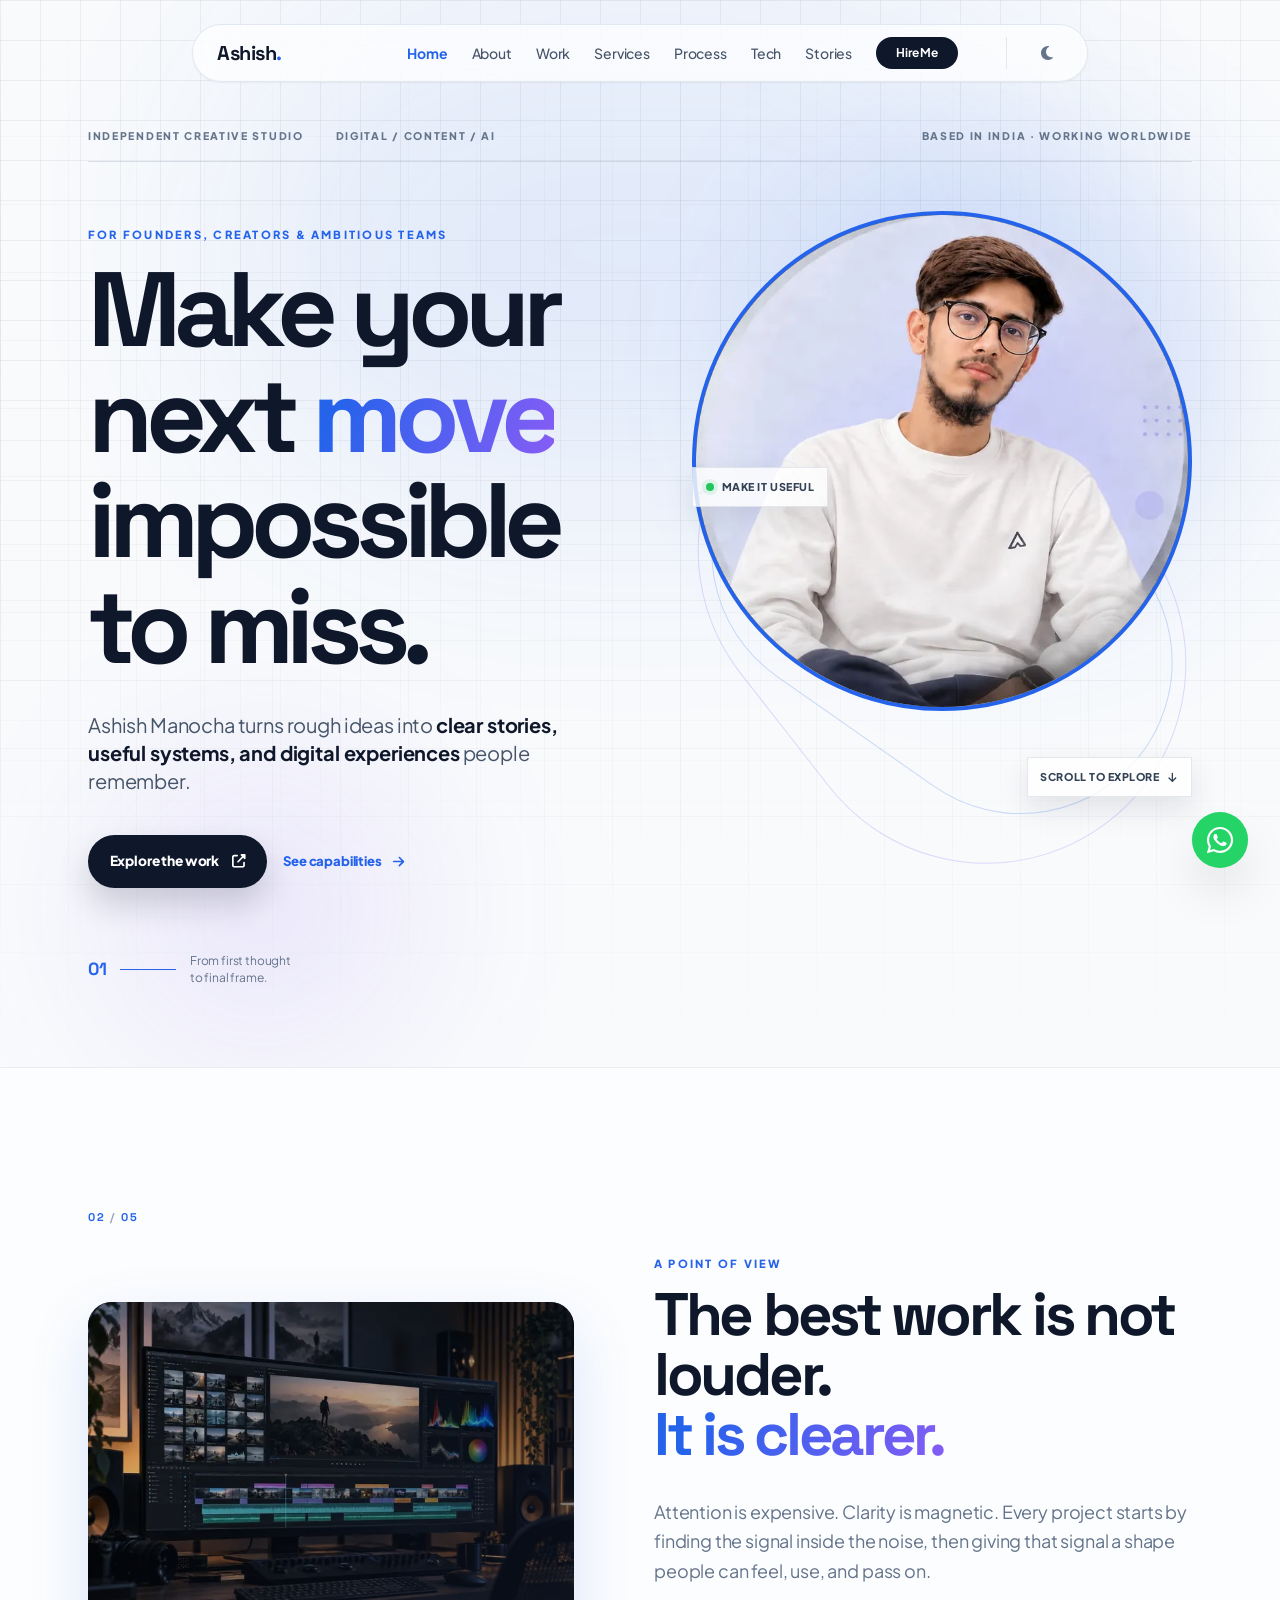
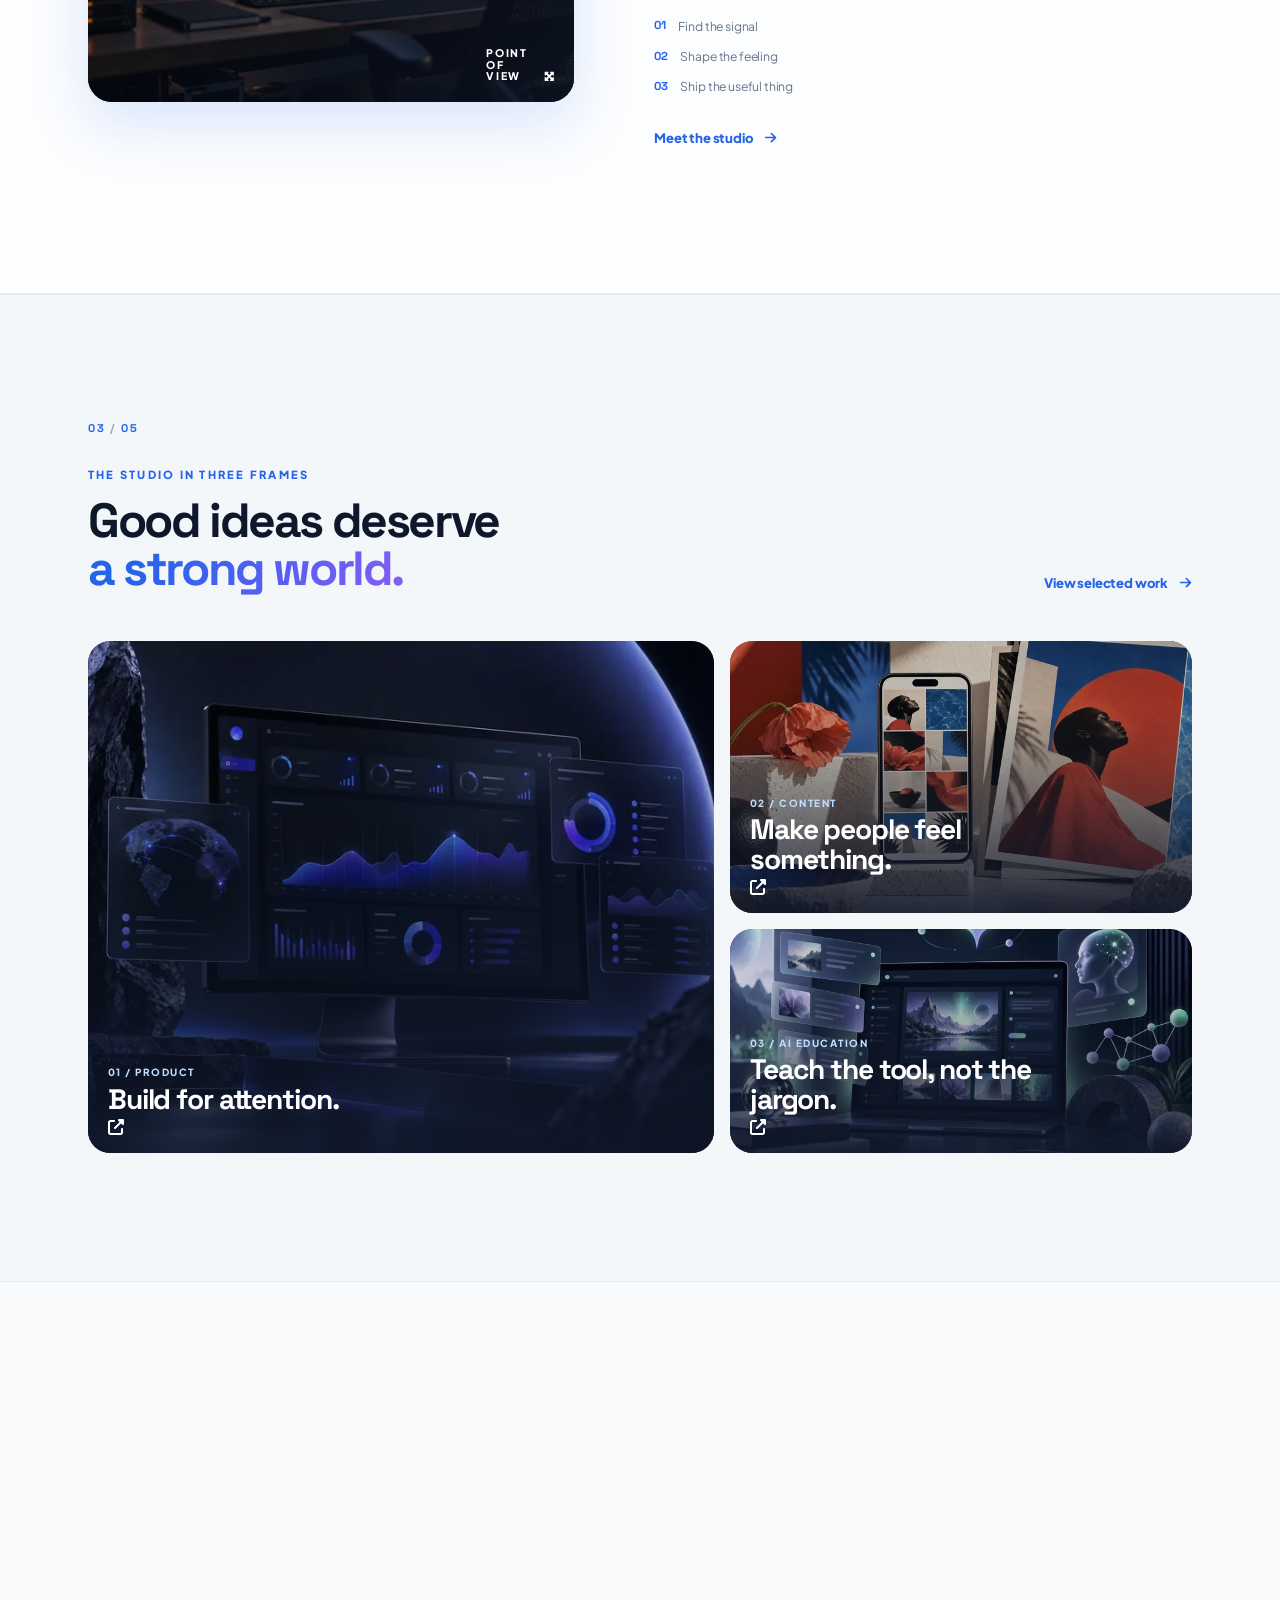
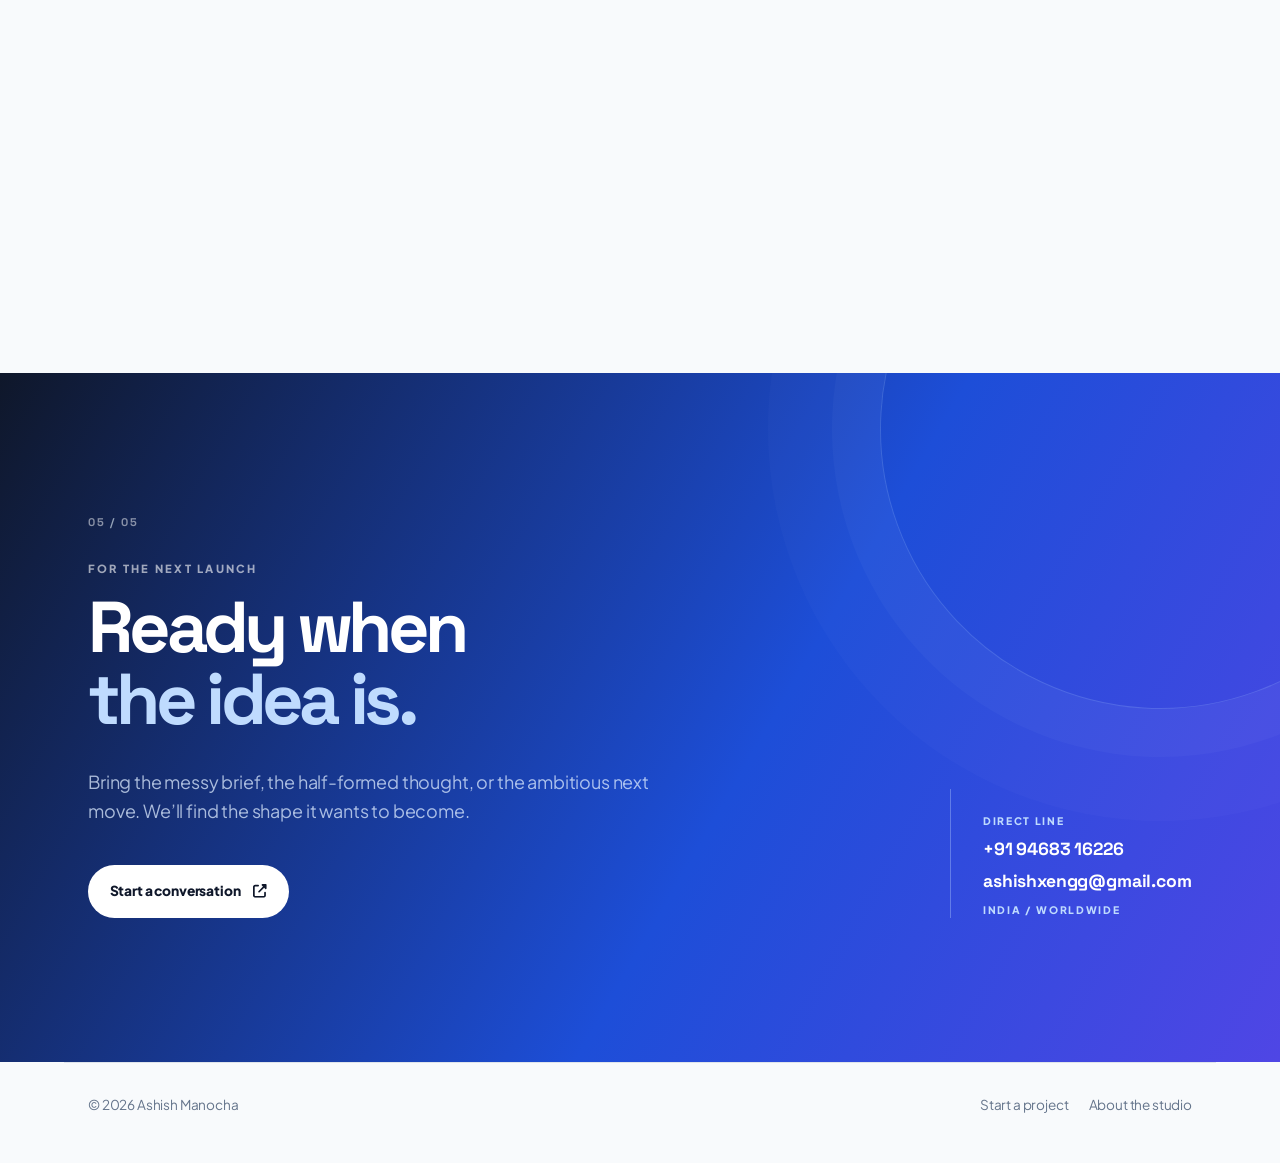
<file: index.html>
<!DOCTYPE html>
<html lang="en" class="scroll-smooth">
<head>
    <meta charset="UTF-8">
    <meta name="viewport" content="width=device-width, initial-scale=1.0">

    <title>Ashish Manocha — Creative Digital Studio</title>
    <meta name="description" content="Ashish Manocha creates bold digital experiences, social content, video, and AI-powered creative tools for ambitious brands.">
    <meta name="author" content="Ashish Manocha">
    <meta name="theme-color" content="#2563eb" media="(prefers-color-scheme: light)">
    <meta name="theme-color" content="#0f172a" media="(prefers-color-scheme: dark)">
    <meta name="color-scheme" content="light dark">
    <link rel="canonical" href="https://ashish-manocha.vercel.app/">

    <link rel="icon" href="/favicon.ico" sizes="any">
    <link rel="icon" type="image/png" sizes="32x32" href="/favicon-32x32.png">
    <link rel="icon" type="image/png" sizes="16x16" href="/favicon-16x16.png">
    <link rel="apple-touch-icon" sizes="180x180" href="/apple-touch-icon.png">
    <link rel="mask-icon" href="/safari-pinned-tab.svg" color="#2563eb">
    <link rel="manifest" href="/site.webmanifest">

    <meta property="og:type" content="website">
    <meta property="og:site_name" content="Ashish Manocha">
    <meta property="og:locale" content="en_US">
    <meta property="og:title" content="Ashish Manocha — Creative Digital Studio">
    <meta property="og:description" content="Ashish Manocha creates bold digital experiences, social content, video, and AI-powered creative tools for ambitious brands.">
    <meta property="og:url" content="https://ashish-manocha.vercel.app/">
    <meta property="og:image" content="https://ashish-manocha.vercel.app/images/og-image.jpg">
    <meta property="og:image:width" content="1200">
    <meta property="og:image:height" content="630">
    <meta property="og:image:alt" content="Ashish Manocha, independent creative digital studio">

    <meta name="twitter:card" content="summary_large_image">
    <meta name="twitter:title" content="Ashish Manocha — Creative Digital Studio">
    <meta name="twitter:description" content="Ashish Manocha creates bold digital experiences, social content, video, and AI-powered creative tools for ambitious brands.">
    <meta name="twitter:image" content="https://ashish-manocha.vercel.app/images/og-image.jpg">
    <meta name="twitter:image:alt" content="Ashish Manocha, independent creative digital studio">

    <link rel="preload" as="font" type="font/woff2" href="fonts/plus-jakarta-sans.woff2" crossorigin>
    <link rel="preload" as="font" type="font/woff2" href="fonts/space-grotesk.woff2" crossorigin>

    <link rel="stylesheet" href="fonts.css">
    <link rel="stylesheet" href="styles.css">
    <link rel="stylesheet" href="tailwind.css">

    <script type="application/ld+json">
    {
      "@context": "https://schema.org",
      "@graph": [
        {
          "@type": "Organization",
          "@id": "https://ashish-manocha.vercel.app/#org",
          "name": "Ashish Manocha",
          "url": "https://ashish-manocha.vercel.app/",
          "logo": "https://ashish-manocha.vercel.app/images/logo.png",
          "image": "https://ashish-manocha.vercel.app/images/og-image.jpg",
          "description": "Independent creative studio for digital, content and AI work.",
          "email": "mailto:ashishxengg@gmail.com",
          "telephone": "+91-94683-16226",
          "address": {
            "@type": "PostalAddress",
            "addressCountry": "IN"
          },
          "sameAs": [
            "https://www.linkedin.com",
            "https://x.com",
            "https://github.com",
            "https://dribbble.com"
          ]
        },
        {
          "@type": "WebSite",
          "@id": "https://ashish-manocha.vercel.app/#site",
          "url": "https://ashish-manocha.vercel.app/",
          "name": "Ashish Manocha",
          "publisher": {
            "@id": "https://ashish-manocha.vercel.app/#org"
          },
          "inLanguage": "en"
        },
        {
          "@type": "Person",
          "@id": "https://ashish-manocha.vercel.app/#person",
          "name": "Ashish Manocha",
          "url": "https://ashish-manocha.vercel.app/about.html",
          "image": "https://ashish-manocha.vercel.app/images/portrait-720.webp",
          "jobTitle": "Founder & Creative Director",
          "worksFor": {
            "@id": "https://ashish-manocha.vercel.app/#org"
          },
          "email": "mailto:ashishxengg@gmail.com",
          "telephone": "+91-94683-16226"
        },
        {
          "@type": "ProfessionalService",
          "@id": "https://ashish-manocha.vercel.app/#service",
          "name": "Ashish Manocha Creative Studio",
          "image": "https://ashish-manocha.vercel.app/images/og-image.jpg",
          "url": "https://ashish-manocha.vercel.app/",
          "priceRange": "$$",
          "areaServed": "Worldwide",
          "hasOfferCatalog": {
            "@type": "OfferCatalog",
            "name": "Creative Services",
            "itemListElement": [
              {
                "@type": "Offer",
                "itemOffered": {
                  "@type": "Service",
                  "name": "UI/UX Design & Web Development"
                }
              },
              {
                "@type": "Offer",
                "itemOffered": {
                  "@type": "Service",
                  "name": "Social Media Content & Management"
                }
              },
              {
                "@type": "Offer",
                "itemOffered": {
                  "@type": "Service",
                  "name": "Video Editing"
                }
              },
              {
                "@type": "Offer",
                "itemOffered": {
                  "@type": "Service",
                  "name": "AI Tool Tutoring"
                }
              }
            ]
          },
          "aggregateRating": {
            "@type": "AggregateRating",
            "ratingValue": "5",
            "reviewCount": "24"
          }
        }
      ]
    }
    </script>
</head>

<body class="bg-slate-50 text-slate-800 dark:bg-dark dark:text-slate-200 transition-colors duration-500 selection:bg-primary selection:text-white overflow-x-hidden"><svg xmlns="http://www.w3.org/2000/svg" class="sprite" aria-hidden="true"><symbol id="i-arrow-down" viewBox="0 0 384 512"><path d="M169.4 470.6c12.5 12.5 32.8 12.5 45.3 0l160-160c12.5-12.5 12.5-32.8 0-45.3s-32.8-12.5-45.3 0L224 370.8 224 64c0-17.7-14.3-32-32-32s-32 14.3-32 32l0 306.7L54.6 265.4c-12.5-12.5-32.8-12.5-45.3 0s-12.5 32.8 0 45.3l160 160z"/></symbol><symbol id="i-arrow-right" viewBox="0 0 448 512"><path d="M438.6 278.6c12.5-12.5 12.5-32.8 0-45.3l-160-160c-12.5-12.5-32.8-12.5-45.3 0s-12.5 32.8 0 45.3L338.8 224 32 224c-17.7 0-32 14.3-32 32s14.3 32 32 32l306.7 0L233.4 393.4c-12.5 12.5-12.5 32.8 0 45.3s32.8 12.5 45.3 0l160-160z"/></symbol><symbol id="i-arrow-up" viewBox="0 0 384 512"><path d="M214.6 41.4c-12.5-12.5-32.8-12.5-45.3 0l-160 160c-12.5 12.5-12.5 32.8 0 45.3s32.8 12.5 45.3 0L160 141.2V448c0 17.7 14.3 32 32 32s32-14.3 32-32V141.2L329.4 246.6c12.5 12.5 32.8 12.5 45.3 0s12.5-32.8 0-45.3l-160-160z"/></symbol><symbol id="i-arrow-up-right-and-arrow-down-left-from-center" viewBox="0 0 512 512"><path d="M200 32H56C42.7 32 32 42.7 32 56V200c0 9.7 5.8 18.5 14.8 22.2s19.3 1.7 26.2-5.2l40-40 79 79-79 79L73 295c-6.9-6.9-17.2-8.9-26.2-5.2S32 302.3 32 312V456c0 13.3 10.7 24 24 24H200c9.7 0 18.5-5.8 22.2-14.8s1.7-19.3-5.2-26.2l-40-40 79-79 79 79-40 40c-6.9 6.9-8.9 17.2-5.2 26.2s12.5 14.8 22.2 14.8H456c13.3 0 24-10.7 24-24V312c0-9.7-5.8-18.5-14.8-22.2s-19.3-1.7-26.2 5.2l-40 40-79-79 79-79 40 40c6.9 6.9 17.2 8.9 26.2 5.2s14.8-12.5 14.8-22.2V56c0-13.3-10.7-24-24-24H312c-9.7 0-18.5 5.8-22.2 14.8s-1.7 19.3 5.2 26.2l40 40-79 79-79-79 40-40c6.9-6.9 8.9-17.2 5.2-26.2S209.7 32 200 32z"/></symbol><symbol id="i-arrow-up-right-from-square" viewBox="0 0 512 512"><path d="M352 0c-12.9 0-24.6 7.8-29.6 19.8s-2.2 25.7 6.9 34.9L370.7 96 201.4 265.4c-12.5 12.5-12.5 32.8 0 45.3s32.8 12.5 45.3 0L416 141.3l41.4 41.4c9.2 9.2 22.9 11.9 34.9 6.9s19.8-16.6 19.8-29.6V32c0-17.7-14.3-32-32-32H352zM80 32C35.8 32 0 67.8 0 112V432c0 44.2 35.8 80 80 80H400c44.2 0 80-35.8 80-80V320c0-17.7-14.3-32-32-32s-32 14.3-32 32V432c0 8.8-7.2 16-16 16H80c-8.8 0-16-7.2-16-16V112c0-8.8 7.2-16 16-16H192c17.7 0 32-14.3 32-32s-14.3-32-32-32H80z"/></symbol><symbol id="i-bars" viewBox="0 0 448 512"><path d="M0 96C0 78.3 14.3 64 32 64H416c17.7 0 32 14.3 32 32s-14.3 32-32 32H32C14.3 128 0 113.7 0 96zM0 256c0-17.7 14.3-32 32-32H416c17.7 0 32 14.3 32 32s-14.3 32-32 32H32c-17.7 0-32-14.3-32-32zM448 416c0 17.7-14.3 32-32 32H32c-17.7 0-32-14.3-32-32s14.3-32 32-32H416c17.7 0 32 14.3 32 32z"/></symbol><symbol id="i-bolt" viewBox="0 0 448 512"><path d="M349.4 44.6c5.9-13.7 1.5-29.7-10.6-38.5s-28.6-8-39.9 1.8l-256 224c-10 8.8-13.6 22.9-8.9 35.3S50.7 288 64 288H175.5L98.6 467.4c-5.9 13.7-1.5 29.7 10.6 38.5s28.6 8 39.9-1.8l256-224c10-8.8 13.6-22.9 8.9-35.3s-16.6-20.7-30-20.7H272.5L349.4 44.6z"/></symbol><symbol id="i-check" viewBox="0 0 448 512"><path d="M438.6 105.4c12.5 12.5 12.5 32.8 0 45.3l-256 256c-12.5 12.5-32.8 12.5-45.3 0l-128-128c-12.5-12.5-12.5-32.8 0-45.3s32.8-12.5 45.3 0L160 338.7 393.4 105.4c12.5-12.5 32.8-12.5 45.3 0z"/></symbol><symbol id="i-check-circle" viewBox="0 0 512 512"><path d="M256 512A256 256 0 1 0 256 0a256 256 0 1 0 0 512zM369 209L241 337c-9.4 9.4-24.6 9.4-33.9 0l-64-64c-9.4-9.4-9.4-24.6 0-33.9s24.6-9.4 33.9 0l47 47L335 175c9.4-9.4 24.6-9.4 33.9 0s9.4 24.6 0 33.9z"/></symbol><symbol id="i-circle-check" viewBox="0 0 512 512"><path d="M256 512A256 256 0 1 0 256 0a256 256 0 1 0 0 512zM369 209L241 337c-9.4 9.4-24.6 9.4-33.9 0l-64-64c-9.4-9.4-9.4-24.6 0-33.9s24.6-9.4 33.9 0l47 47L335 175c9.4-9.4 24.6-9.4 33.9 0s9.4 24.6 0 33.9z"/></symbol><symbol id="i-circle-notch" viewBox="0 0 512 512"><path d="M222.7 32.1c5 16.9-4.6 34.8-21.5 39.8C121.8 95.6 64 169.1 64 256c0 106 86 192 192 192s192-86 192-192c0-86.9-57.8-160.4-137.1-184.1c-16.9-5-26.6-22.9-21.5-39.8s22.9-26.6 39.8-21.5C434.9 42.1 512 140 512 256c0 141.4-114.6 256-256 256S0 397.4 0 256C0 140 77.1 42.1 182.9 10.6c16.9-5 34.8 4.6 39.8 21.5z"/></symbol><symbol id="i-code" viewBox="0 0 640 512"><path d="M392.8 1.2c-17-4.9-34.7 5-39.6 22l-128 448c-4.9 17 5 34.7 22 39.6s34.7-5 39.6-22l128-448c4.9-17-5-34.7-22-39.6zm80.6 120.1c-12.5 12.5-12.5 32.8 0 45.3L562.7 256l-89.4 89.4c-12.5 12.5-12.5 32.8 0 45.3s32.8 12.5 45.3 0l112-112c12.5-12.5 12.5-32.8 0-45.3l-112-112c-12.5-12.5-32.8-12.5-45.3 0zm-306.7 0c-12.5-12.5-32.8-12.5-45.3 0l-112 112c-12.5 12.5-12.5 32.8 0 45.3l112 112c12.5 12.5 32.8 12.5 45.3 0s12.5-32.8 0-45.3L77.3 256l89.4-89.4c12.5-12.5 12.5-32.8 0-45.3z"/></symbol><symbol id="i-comments" viewBox="0 0 640 512"><path d="M208 352c114.9 0 208-78.8 208-176S322.9 0 208 0S0 78.8 0 176c0 38.6 14.7 74.3 39.6 103.4c-3.5 9.4-8.7 17.7-14.2 24.7c-4.8 6.2-9.7 11-13.3 14.3c-1.8 1.6-3.3 2.9-4.3 3.7c-.5 .4-.9 .7-1.1 .8l-.2 .2 0 0 0 0C1 327.2-1.4 334.4 .8 340.9S9.1 352 16 352c21.8 0 43.8-5.6 62.1-12.5c9.2-3.5 17.8-7.4 25.3-11.4C134.1 343.3 169.8 352 208 352zM448 176c0 112.3-99.1 196.9-216.5 207C255.8 457.4 336.4 512 432 512c38.2 0 73.9-8.7 104.7-23.9c7.5 4 16 7.9 25.2 11.4c18.3 6.9 40.3 12.5 62.1 12.5c6.9 0 13.1-4.5 15.2-11.1c2.1-6.6-.2-13.8-5.8-17.9l0 0 0 0-.2-.2c-.2-.2-.6-.4-1.1-.8c-1-.8-2.5-2-4.3-3.7c-3.6-3.3-8.5-8.1-13.3-14.3c-5.5-7-10.7-15.4-14.2-24.7c24.9-29 39.6-64.7 39.6-103.4c0-92.8-84.9-168.9-192.6-175.5c.4 5.1 .6 10.3 .6 15.5z"/></symbol><symbol id="i-compass" viewBox="0 0 512 512"><path d="M256 512A256 256 0 1 0 256 0a256 256 0 1 0 0 512zm50.7-186.9L162.4 380.6c-19.4 7.5-38.5-11.6-31-31l55.5-144.3c3.3-8.5 9.9-15.1 18.4-18.4l144.3-55.5c19.4-7.5 38.5 11.6 31 31L325.1 306.7c-3.2 8.5-9.9 15.1-18.4 18.4zM288 256a32 32 0 1 0 -64 0 32 32 0 1 0 64 0z"/></symbol><symbol id="i-database" viewBox="0 0 448 512"><path d="M448 80v48c0 44.2-100.3 80-224 80S0 172.2 0 128V80C0 35.8 100.3 0 224 0S448 35.8 448 80zM393.2 214.7c20.8-7.4 39.9-16.9 54.8-28.6V288c0 44.2-100.3 80-224 80S0 332.2 0 288V186.1c14.9 11.8 34 21.2 54.8 28.6C99.7 230.7 159.5 240 224 240s124.3-9.3 169.2-25.3zM0 346.1c14.9 11.8 34 21.2 54.8 28.6C99.7 390.7 159.5 400 224 400s124.3-9.3 169.2-25.3c20.8-7.4 39.9-16.9 54.8-28.6V432c0 44.2-100.3 80-224 80S0 476.2 0 432V346.1z"/></symbol><symbol id="i-dribbble" viewBox="0 0 512 512"><path d="M256 8C119.252 8 8 119.252 8 256s111.252 248 248 248 248-111.252 248-248S392.748 8 256 8zm163.97 114.366c29.503 36.046 47.369 81.957 47.835 131.955-6.984-1.477-77.018-15.682-147.502-6.818-5.752-14.041-11.181-26.393-18.617-41.614 78.321-31.977 113.818-77.482 118.284-83.523zM396.421 97.87c-3.81 5.427-35.697 48.286-111.021 76.519-34.712-63.776-73.185-116.168-79.04-124.008 67.176-16.193 137.966 1.27 190.061 47.489zm-230.48-33.25c5.585 7.659 43.438 60.116 78.537 122.509-99.087 26.313-186.36 25.934-195.834 25.809C62.38 147.205 106.678 92.573 165.941 64.62zM44.17 256.323c0-2.166.043-4.322.108-6.473 9.268.19 111.92 1.513 217.706-30.146 6.064 11.868 11.857 23.915 17.174 35.949-76.599 21.575-146.194 83.527-180.531 142.306C64.794 360.405 44.17 310.73 44.17 256.323zm81.807 167.113c22.127-45.233 82.178-103.622 167.579-132.756 29.74 77.283 42.039 142.053 45.189 160.638-68.112 29.013-150.015 21.053-212.768-27.882zm248.38 8.489c-2.171-12.886-13.446-74.897-41.152-151.033 66.38-10.626 124.7 6.768 131.947 9.055-9.442 58.941-43.273 109.844-90.795 141.978z"/></symbol><symbol id="i-envelope" viewBox="0 0 512 512"><path d="M48 64C21.5 64 0 85.5 0 112c0 15.1 7.1 29.3 19.2 38.4L236.8 313.6c11.4 8.5 27 8.5 38.4 0L492.8 150.4c12.1-9.1 19.2-23.3 19.2-38.4c0-26.5-21.5-48-48-48H48zM0 176V384c0 35.3 28.7 64 64 64H448c35.3 0 64-28.7 64-64V176L294.4 339.2c-22.8 17.1-54 17.1-76.8 0L0 176z"/></symbol><symbol id="i-film" viewBox="0 0 512 512"><path d="M0 96C0 60.7 28.7 32 64 32H448c35.3 0 64 28.7 64 64V416c0 35.3-28.7 64-64 64H64c-35.3 0-64-28.7-64-64V96zM48 368v32c0 8.8 7.2 16 16 16H96c8.8 0 16-7.2 16-16V368c0-8.8-7.2-16-16-16H64c-8.8 0-16 7.2-16 16zm368-16c-8.8 0-16 7.2-16 16v32c0 8.8 7.2 16 16 16h32c8.8 0 16-7.2 16-16V368c0-8.8-7.2-16-16-16H416zM48 240v32c0 8.8 7.2 16 16 16H96c8.8 0 16-7.2 16-16V240c0-8.8-7.2-16-16-16H64c-8.8 0-16 7.2-16 16zm368-16c-8.8 0-16 7.2-16 16v32c0 8.8 7.2 16 16 16h32c8.8 0 16-7.2 16-16V240c0-8.8-7.2-16-16-16H416zM48 112v32c0 8.8 7.2 16 16 16H96c8.8 0 16-7.2 16-16V112c0-8.8-7.2-16-16-16H64c-8.8 0-16 7.2-16 16zM416 96c-8.8 0-16 7.2-16 16v32c0 8.8 7.2 16 16 16h32c8.8 0 16-7.2 16-16V112c0-8.8-7.2-16-16-16H416zM160 128v64c0 17.7 14.3 32 32 32H320c17.7 0 32-14.3 32-32V128c0-17.7-14.3-32-32-32H192c-17.7 0-32 14.3-32 32zm32 160c-17.7 0-32 14.3-32 32v64c0 17.7 14.3 32 32 32H320c17.7 0 32-14.3 32-32V320c0-17.7-14.3-32-32-32H192z"/></symbol><symbol id="i-github" viewBox="0 0 496 512"><path d="M165.9 397.4c0 2-2.3 3.6-5.2 3.6-3.3.3-5.6-1.3-5.6-3.6 0-2 2.3-3.6 5.2-3.6 3-.3 5.6 1.3 5.6 3.6zm-31.1-4.5c-.7 2 1.3 4.3 4.3 4.9 2.6 1 5.6 0 6.2-2s-1.3-4.3-4.3-5.2c-2.6-.7-5.5.3-6.2 2.3zm44.2-1.7c-2.9.7-4.9 2.6-4.6 4.9.3 2 2.9 3.3 5.9 2.6 2.9-.7 4.9-2.6 4.6-4.6-.3-1.9-3-3.2-5.9-2.9zM244.8 8C106.1 8 0 113.3 0 252c0 110.9 69.8 205.8 169.5 239.2 12.8 2.3 17.3-5.6 17.3-12.1 0-6.2-.3-40.4-.3-61.4 0 0-70 15-84.7-29.8 0 0-11.4-29.1-27.8-36.6 0 0-22.9-15.7 1.6-15.4 0 0 24.9 2 38.6 25.8 21.9 38.6 58.6 27.5 72.9 20.9 2.3-16 8.8-27.1 16-33.7-55.9-6.2-112.3-14.3-112.3-110.5 0-27.5 7.6-41.3 23.6-58.9-2.6-6.5-11.1-33.3 2.6-67.9 20.9-6.5 69 27 69 27 20-5.6 41.5-8.5 62.8-8.5s42.8 2.9 62.8 8.5c0 0 48.1-33.6 69-27 13.7 34.7 5.2 61.4 2.6 67.9 16 17.7 25.8 31.5 25.8 58.9 0 96.5-58.9 104.2-114.8 110.5 9.2 7.9 17 22.9 17 46.4 0 33.7-.3 75.4-.3 83.6 0 6.5 4.6 14.4 17.3 12.1C428.2 457.8 496 362.9 496 252 496 113.3 383.5 8 244.8 8zM97.2 352.9c-1.3 1-1 3.3.7 5.2 1.6 1.6 3.9 2.3 5.2 1 1.3-1 1-3.3-.7-5.2-1.6-1.6-3.9-2.3-5.2-1zm-10.8-8.1c-.7 1.3.3 2.9 2.3 3.9 1.6 1 3.6.7 4.3-.7.7-1.3-.3-2.9-2.3-3.9-2-.6-3.6-.3-4.3.7zm32.4 35.6c-1.6 1.3-1 4.3 1.3 6.2 2.3 2.3 5.2 2.6 6.5 1 1.3-1.3.7-4.3-1.3-6.2-2.2-2.3-5.2-2.6-6.5-1zm-11.4-14.7c-1.6 1-1.6 3.6 0 5.9 1.6 2.3 4.3 3.3 5.6 2.3 1.6-1.3 1.6-3.9 0-6.2-1.4-2.3-4-3.3-5.6-2z"/></symbol><symbol id="i-image" viewBox="0 0 512 512"><path d="M0 96C0 60.7 28.7 32 64 32H448c35.3 0 64 28.7 64 64V416c0 35.3-28.7 64-64 64H64c-35.3 0-64-28.7-64-64V96zM323.8 202.5c-4.5-6.6-11.9-10.5-19.8-10.5s-15.4 3.9-19.8 10.5l-87 127.6L170.7 297c-4.6-5.7-11.5-9-18.7-9s-14.2 3.3-18.7 9l-64 80c-5.8 7.2-6.9 17.1-2.9 25.4s12.4 13.6 21.6 13.6h96 32H424c8.9 0 17.1-4.9 21.2-12.8s3.6-17.4-1.4-24.7l-120-176zM112 192a48 48 0 1 0 0-96 48 48 0 1 0 0 96z"/></symbol><symbol id="i-layer-group" viewBox="0 0 576 512"><path d="M264.5 5.2c14.9-6.9 32.1-6.9 47 0l218.6 101c8.5 3.9 13.9 12.4 13.9 21.8s-5.4 17.9-13.9 21.8l-218.6 101c-14.9 6.9-32.1 6.9-47 0L45.9 149.8C37.4 145.8 32 137.3 32 128s5.4-17.9 13.9-21.8L264.5 5.2zM476.9 209.6l53.2 24.6c8.5 3.9 13.9 12.4 13.9 21.8s-5.4 17.9-13.9 21.8l-218.6 101c-14.9 6.9-32.1 6.9-47 0L45.9 277.8C37.4 273.8 32 265.3 32 256s5.4-17.9 13.9-21.8l53.2-24.6 152 70.2c23.4 10.8 50.4 10.8 73.8 0l152-70.2zm-152 198.2l152-70.2 53.2 24.6c8.5 3.9 13.9 12.4 13.9 21.8s-5.4 17.9-13.9 21.8l-218.6 101c-14.9 6.9-32.1 6.9-47 0L45.9 405.8C37.4 401.8 32 393.3 32 384s5.4-17.9 13.9-21.8l53.2-24.6 152 70.2c23.4 10.8 50.4 10.8 73.8 0z"/></symbol><symbol id="i-lightbulb" viewBox="0 0 384 512"><path d="M272 384c9.6-31.9 29.5-59.1 49.2-86.2l0 0c5.2-7.1 10.4-14.2 15.4-21.4c19.8-28.5 31.4-63 31.4-100.3C368 78.8 289.2 0 192 0S16 78.8 16 176c0 37.3 11.6 71.9 31.4 100.3c5 7.2 10.2 14.3 15.4 21.4l0 0c19.8 27.1 39.7 54.4 49.2 86.2H272zM192 512c44.2 0 80-35.8 80-80V416H112v16c0 44.2 35.8 80 80 80zM112 176c0 8.8-7.2 16-16 16s-16-7.2-16-16c0-61.9 50.1-112 112-112c8.8 0 16 7.2 16 16s-7.2 16-16 16c-44.2 0-80 35.8-80 80z"/></symbol><symbol id="i-linkedin" viewBox="0 0 448 512"><path d="M416 32H31.9C14.3 32 0 46.5 0 64.3v383.4C0 465.5 14.3 480 31.9 480H416c17.6 0 32-14.5 32-32.3V64.3c0-17.8-14.4-32.3-32-32.3zM135.4 416H69V202.2h66.5V416zm-33.2-243c-21.3 0-38.5-17.3-38.5-38.5S80.9 96 102.2 96c21.2 0 38.5 17.3 38.5 38.5 0 21.3-17.2 38.5-38.5 38.5zm282.1 243h-66.4V312c0-24.8-.5-56.7-34.5-56.7-34.6 0-39.9 27-39.9 54.9V416h-66.4V202.2h63.7v29.2h.9c8.9-16.8 30.6-34.5 62.9-34.5 67.2 0 79.7 44.3 79.7 101.9V416z"/></symbol><symbol id="i-map-marker-alt" viewBox="0 0 384 512"><path d="M215.7 499.2C267 435 384 279.4 384 192C384 86 298 0 192 0S0 86 0 192c0 87.4 117 243 168.3 307.2c12.3 15.3 35.1 15.3 47.4 0zM192 128a64 64 0 1 1 0 128 64 64 0 1 1 0-128z"/></symbol><symbol id="i-mobile-screen-button" viewBox="0 0 384 512"><path d="M16 64C16 28.7 44.7 0 80 0H304c35.3 0 64 28.7 64 64V448c0 35.3-28.7 64-64 64H80c-35.3 0-64-28.7-64-64V64zM224 448a32 32 0 1 0 -64 0 32 32 0 1 0 64 0zM304 64H80V384H304V64z"/></symbol><symbol id="i-moon" viewBox="0 0 384 512"><path d="M223.5 32C100 32 0 132.3 0 256S100 480 223.5 480c60.6 0 115.5-24.2 155.8-63.4c5-4.9 6.3-12.5 3.1-18.7s-10.1-9.7-17-8.5c-9.8 1.7-19.8 2.6-30.1 2.6c-96.9 0-175.5-78.8-175.5-176c0-65.8 36-123.1 89.3-153.3c6.1-3.5 9.2-10.5 7.7-17.3s-7.3-11.9-14.3-12.5c-6.3-.5-12.6-.8-19-.8z"/></symbol><symbol id="i-palette" viewBox="0 0 512 512"><path d="M512 256c0 .9 0 1.8 0 2.7c-.4 36.5-33.6 61.3-70.1 61.3H344c-26.5 0-48 21.5-48 48c0 3.4 .4 6.7 1 9.9c2.1 10.2 6.5 20 10.8 29.9c6.1 13.8 12.1 27.5 12.1 42c0 31.8-21.6 60.7-53.4 62c-3.5 .1-7 .2-10.6 .2C114.6 512 0 397.4 0 256S114.6 0 256 0S512 114.6 512 256zM128 288a32 32 0 1 0 -64 0 32 32 0 1 0 64 0zm0-96a32 32 0 1 0 0-64 32 32 0 1 0 0 64zM288 96a32 32 0 1 0 -64 0 32 32 0 1 0 64 0zm96 96a32 32 0 1 0 0-64 32 32 0 1 0 0 64z"/></symbol><symbol id="i-people-arrows" viewBox="0 0 640 512"><path d="M64 64a64 64 0 1 1 128 0A64 64 0 1 1 64 64zM25.9 233.4C29.3 191.9 64 160 105.6 160h44.8c27 0 51 13.4 65.5 34.1c-2.7 1.9-5.2 4-7.5 6.3l-64 64c-21.9 21.9-21.9 57.3 0 79.2L192 391.2V464c0 26.5-21.5 48-48 48H112c-26.5 0-48-21.5-48-48V348.3c-26.5-9.5-44.7-35.8-42.2-65.6l4.1-49.3zM448 64a64 64 0 1 1 128 0A64 64 0 1 1 448 64zM431.6 200.4c-2.3-2.3-4.9-4.4-7.5-6.3c14.5-20.7 38.6-34.1 65.5-34.1h44.8c41.6 0 76.3 31.9 79.7 73.4l4.1 49.3c2.5 29.8-15.7 56.1-42.2 65.6V464c0 26.5-21.5 48-48 48H496c-26.5 0-48-21.5-48-48V391.2l47.6-47.6c21.9-21.9 21.9-57.3 0-79.2l-64-64zM272 240v32h96V240c0-9.7 5.8-18.5 14.8-22.2s19.3-1.7 26.2 5.2l64 64c9.4 9.4 9.4 24.6 0 33.9l-64 64c-6.9 6.9-17.2 8.9-26.2 5.2s-14.8-12.5-14.8-22.2V336H272v32c0 9.7-5.8 18.5-14.8 22.2s-19.3 1.7-26.2-5.2l-64-64c-9.4-9.4-9.4-24.6 0-33.9l64-64c6.9-6.9 17.2-8.9 26.2-5.2s14.8 12.5 14.8 22.2z"/></symbol><symbol id="i-phone" viewBox="0 0 512 512"><path d="M164.9 24.6c-7.7-18.6-28-28.5-47.4-23.2l-88 24C12.1 30.2 0 46 0 64C0 311.4 200.6 512 448 512c18 0 33.8-12.1 38.6-29.5l24-88c5.3-19.4-4.6-39.7-23.2-47.4l-96-40c-16.3-6.8-35.2-2.1-46.3 11.6L304.7 368C234.3 334.7 177.3 277.7 144 207.3L193.3 167c13.7-11.2 18.4-30 11.6-46.3l-40-96z"/></symbol><symbol id="i-plus" viewBox="0 0 448 512"><path d="M256 80c0-17.7-14.3-32-32-32s-32 14.3-32 32V224H48c-17.7 0-32 14.3-32 32s14.3 32 32 32H192V432c0 17.7 14.3 32 32 32s32-14.3 32-32V288H400c17.7 0 32-14.3 32-32s-14.3-32-32-32H256V80z"/></symbol><symbol id="i-quote-right" viewBox="0 0 448 512"><path d="M448 296c0 66.3-53.7 120-120 120h-8c-17.7 0-32-14.3-32-32s14.3-32 32-32h8c30.9 0 56-25.1 56-56v-8H320c-35.3 0-64-28.7-64-64V160c0-35.3 28.7-64 64-64h64c35.3 0 64 28.7 64 64v32 32 72zm-256 0c0 66.3-53.7 120-120 120H64c-17.7 0-32-14.3-32-32s14.3-32 32-32h8c30.9 0 56-25.1 56-56v-8H64c-35.3 0-64-28.7-64-64V160c0-35.3 28.7-64 64-64h64c35.3 0 64 28.7 64 64v32 32 72z"/></symbol><symbol id="i-robot" viewBox="0 0 640 512"><path d="M320 0c17.7 0 32 14.3 32 32V96H472c39.8 0 72 32.2 72 72V440c0 39.8-32.2 72-72 72H168c-39.8 0-72-32.2-72-72V168c0-39.8 32.2-72 72-72H288V32c0-17.7 14.3-32 32-32zM208 384c-8.8 0-16 7.2-16 16s7.2 16 16 16h32c8.8 0 16-7.2 16-16s-7.2-16-16-16H208zm96 0c-8.8 0-16 7.2-16 16s7.2 16 16 16h32c8.8 0 16-7.2 16-16s-7.2-16-16-16H304zm96 0c-8.8 0-16 7.2-16 16s7.2 16 16 16h32c8.8 0 16-7.2 16-16s-7.2-16-16-16H400zM264 256a40 40 0 1 0 -80 0 40 40 0 1 0 80 0zm152 40a40 40 0 1 0 0-80 40 40 0 1 0 0 80zM48 224H64V416H48c-26.5 0-48-21.5-48-48V272c0-26.5 21.5-48 48-48zm544 0c26.5 0 48 21.5 48 48v96c0 26.5-21.5 48-48 48H576V224h16z"/></symbol><symbol id="i-rocket" viewBox="0 0 512 512"><path d="M156.6 384.9L125.7 354c-8.5-8.5-11.5-20.8-7.7-32.2c3-8.9 7-20.5 11.8-33.8L24 288c-8.6 0-16.6-4.6-20.9-12.1s-4.2-16.7 .2-24.1l52.5-88.5c13-21.9 36.5-35.3 61.9-35.3l82.3 0c2.4-4 4.8-7.7 7.2-11.3C289.1-4.1 411.1-8.1 483.9 5.3c11.6 2.1 20.6 11.2 22.8 22.8c13.4 72.9 9.3 194.8-111.4 276.7c-3.5 2.4-7.3 4.8-11.3 7.2v82.3c0 25.4-13.4 49-35.3 61.9l-88.5 52.5c-7.4 4.4-16.6 4.5-24.1 .2s-12.1-12.2-12.1-20.9V380.8c-14.1 4.9-26.4 8.9-35.7 11.9c-11.2 3.6-23.4 .5-31.8-7.8zM384 168a40 40 0 1 0 0-80 40 40 0 1 0 0 80z"/></symbol><symbol id="i-route" viewBox="0 0 512 512"><path d="M512 96c0 50.2-59.1 125.1-84.6 155c-3.8 4.4-9.4 6.1-14.5 5H320c-17.7 0-32 14.3-32 32s14.3 32 32 32h96c53 0 96 43 96 96s-43 96-96 96H139.6c8.7-9.9 19.3-22.6 30-36.8c6.3-8.4 12.8-17.6 19-27.2H416c17.7 0 32-14.3 32-32s-14.3-32-32-32H320c-53 0-96-43-96-96s43-96 96-96h39.8c-21-31.5-39.8-67.7-39.8-96c0-53 43-96 96-96s96 43 96 96zM117.1 489.1c-3.8 4.3-7.2 8.1-10.1 11.3l-1.8 2-.2-.2c-6 4.6-14.6 4-20-1.8C59.8 473 0 402.5 0 352c0-53 43-96 96-96s96 43 96 96c0 30-21.1 67-43.5 97.9c-10.7 14.7-21.7 28-30.8 38.5l-.6 .7zM128 352a32 32 0 1 0 -64 0 32 32 0 1 0 64 0zM416 128a32 32 0 1 0 0-64 32 32 0 1 0 0 64z"/></symbol><symbol id="i-share-nodes" viewBox="0 0 448 512"><path d="M352 224c53 0 96-43 96-96s-43-96-96-96s-96 43-96 96c0 4 .2 8 .7 11.9l-94.1 47C145.4 170.2 121.9 160 96 160c-53 0-96 43-96 96s43 96 96 96c25.9 0 49.4-10.2 66.6-26.9l94.1 47c-.5 3.9-.7 7.8-.7 11.9c0 53 43 96 96 96s96-43 96-96s-43-96-96-96c-25.9 0-49.4 10.2-66.6 26.9l-94.1-47c.5-3.9 .7-7.8 .7-11.9s-.2-8-.7-11.9l94.1-47C302.6 213.8 326.1 224 352 224z"/></symbol><symbol id="i-sun" viewBox="0 0 512 512"><path d="M361.5 1.2c5 2.1 8.6 6.6 9.6 11.9L391 121l107.9 19.8c5.3 1 9.8 4.6 11.9 9.6s1.5 10.7-1.6 15.2L446.9 256l62.3 90.3c3.1 4.5 3.7 10.2 1.6 15.2s-6.6 8.6-11.9 9.6L391 391 371.1 498.9c-1 5.3-4.6 9.8-9.6 11.9s-10.7 1.5-15.2-1.6L256 446.9l-90.3 62.3c-4.5 3.1-10.2 3.7-15.2 1.6s-8.6-6.6-9.6-11.9L121 391 13.1 371.1c-5.3-1-9.8-4.6-11.9-9.6s-1.5-10.7 1.6-15.2L65.1 256 2.8 165.7c-3.1-4.5-3.7-10.2-1.6-15.2s6.6-8.6 11.9-9.6L121 121 140.9 13.1c1-5.3 4.6-9.8 9.6-11.9s10.7-1.5 15.2 1.6L256 65.1 346.3 2.8c4.5-3.1 10.2-3.7 15.2-1.6zM160 256a96 96 0 1 1 192 0 96 96 0 1 1 -192 0zm224 0a128 128 0 1 0 -256 0 128 128 0 1 0 256 0z"/></symbol><symbol id="i-times" viewBox="0 0 384 512"><path d="M342.6 150.6c12.5-12.5 12.5-32.8 0-45.3s-32.8-12.5-45.3 0L192 210.7 86.6 105.4c-12.5-12.5-32.8-12.5-45.3 0s-12.5 32.8 0 45.3L146.7 256 41.4 361.4c-12.5 12.5-12.5 32.8 0 45.3s32.8 12.5 45.3 0L192 301.3 297.4 406.6c12.5 12.5 32.8 12.5 45.3 0s12.5-32.8 0-45.3L237.3 256 342.6 150.6z"/></symbol><symbol id="i-twitter" viewBox="0 0 512 512"><path d="M459.37 151.716c.325 4.548.325 9.097.325 13.645 0 138.72-105.583 298.558-298.558 298.558-59.452 0-114.68-17.219-161.137-47.106 8.447.974 16.568 1.299 25.34 1.299 49.055 0 94.213-16.568 130.274-44.832-46.132-.975-84.792-31.188-98.112-72.772 6.498.974 12.995 1.624 19.818 1.624 9.421 0 18.843-1.3 27.614-3.573-48.081-9.747-84.143-51.98-84.143-102.985v-1.299c13.969 7.797 30.214 12.67 47.431 13.319-28.264-18.843-46.781-51.005-46.781-87.391 0-19.492 5.197-37.36 14.294-52.954 51.655 63.675 129.3 105.258 216.365 109.807-1.624-7.797-2.599-15.918-2.599-24.04 0-57.828 46.782-104.934 104.934-104.934 30.213 0 57.502 12.67 76.67 33.137 23.715-4.548 46.456-13.32 66.599-25.34-7.798 24.366-24.366 44.833-46.132 57.827 21.117-2.273 41.584-8.122 60.426-16.243-14.292 20.791-32.161 39.308-52.628 54.253z"/></symbol><symbol id="i-wand-magic-sparkles" viewBox="0 0 576 512"><path d="M234.7 42.7L197 56.8c-3 1.1-5 4-5 7.2s2 6.1 5 7.2l37.7 14.1L248.8 123c1.1 3 4 5 7.2 5s6.1-2 7.2-5l14.1-37.7L315 71.2c3-1.1 5-4 5-7.2s-2-6.1-5-7.2L277.3 42.7 263.2 5c-1.1-3-4-5-7.2-5s-6.1 2-7.2 5L234.7 42.7zM46.1 395.4c-18.7 18.7-18.7 49.1 0 67.9l34.6 34.6c18.7 18.7 49.1 18.7 67.9 0L529.9 116.5c18.7-18.7 18.7-49.1 0-67.9L495.3 14.1c-18.7-18.7-49.1-18.7-67.9 0L46.1 395.4zM484.6 82.6l-105 105-23.3-23.3 105-105 23.3 23.3zM7.5 117.2C3 118.9 0 123.2 0 128s3 9.1 7.5 10.8L64 160l21.2 56.5c1.7 4.5 6 7.5 10.8 7.5s9.1-3 10.8-7.5L128 160l56.5-21.2c4.5-1.7 7.5-6 7.5-10.8s-3-9.1-7.5-10.8L128 96 106.8 39.5C105.1 35 100.8 32 96 32s-9.1 3-10.8 7.5L64 96 7.5 117.2zm352 256c-4.5 1.7-7.5 6-7.5 10.8s3 9.1 7.5 10.8L416 416l21.2 56.5c1.7 4.5 6 7.5 10.8 7.5s9.1-3 10.8-7.5L480 416l56.5-21.2c4.5-1.7 7.5-6 7.5-10.8s-3-9.1-7.5-10.8L480 352l-21.2-56.5c-1.7-4.5-6-7.5-10.8-7.5s-9.1 3-10.8 7.5L416 352l-56.5 21.2z"/></symbol><symbol id="i-whatsapp" viewBox="0 0 448 512"><path d="M380.9 97.1C339 55.1 283.2 32 223.9 32c-122.4 0-222 99.6-222 222 0 39.1 10.2 77.3 29.6 111L0 480l117.7-30.9c32.4 17.7 68.9 27 106.1 27h.1c122.3 0 224.1-99.6 224.1-222 0-59.3-25.2-115-67.1-157zm-157 341.6c-33.2 0-65.7-8.9-94-25.7l-6.7-4-69.8 18.3L72 359.2l-4.4-7c-18.5-29.4-28.2-63.3-28.2-98.2 0-101.7 82.8-184.5 184.6-184.5 49.3 0 95.6 19.2 130.4 54.1 34.8 34.9 56.2 81.2 56.1 130.5 0 101.8-84.9 184.6-186.6 184.6zm101.2-138.2c-5.5-2.8-32.8-16.2-37.9-18-5.1-1.9-8.8-2.8-12.5 2.8-3.7 5.6-14.3 18-17.6 21.8-3.2 3.7-6.5 4.2-12 1.4-32.6-16.3-54-29.1-75.5-66-5.7-9.8 5.7-9.1 16.3-30.3 1.8-3.7.9-6.9-.5-9.7-1.4-2.8-12.5-30.1-17.1-41.2-4.5-10.8-9.1-9.3-12.5-9.5-3.2-.2-6.9-.2-10.6-.2-3.7 0-9.7 1.4-14.8 6.9-5.1 5.6-19.4 19-19.4 46.3 0 27.3 19.9 53.7 22.6 57.4 2.8 3.7 39.1 59.7 94.8 83.8 35.2 15.2 49 16.5 66.6 13.9 10.7-1.6 32.8-13.4 37.4-26.4 4.6-13 4.6-24.1 3.2-26.4-1.3-2.5-5-3.9-10.5-6.6z"/></symbol></svg>

    <!-- [NEW] Noise Texture Overlay -->
    <div class="fixed inset-0 z-[1] bg-noise pointer-events-none opacity-40 mix-blend-overlay"></div>

    <!-- Preloader -->
    

    <!-- Toast Notification Container -->
    <div id="toast-container" class="fixed bottom-8 left-1/2 -translate-x-1/2 z-[100] flex flex-col gap-2 pointer-events-none"></div>

    <!-- Background Elements -->
    <div class="fixed inset-0 z-0 bg-grid-pattern pointer-events-none"></div>
<div class="fixed top-0 left-1/2 -translate-x-1/2 w-[800px] h-[500px] bg-primary/20 rounded-full blur-[120px] pointer-events-none opacity-50 dark:opacity-20 z-0"></div>

    <!-- Navigation -->
    <header class="fixed top-0 left-0 right-0 z-50 flex justify-center px-4 pt-6">
        <nav class="bg-white/70 dark:bg-surface/70 backdrop-blur-xl border border-slate-200 dark:border-white/10 rounded-full px-6 py-3 flex items-center gap-8 shadow-sm transition-all duration-300 w-full max-w-4xl justify-between md:justify-start reveal-on-scroll">
            
            <a href="index.html" class="text-xl font-bold font-display tracking-tight text-slate-900 dark:text-white hoverable magnetic-btn focus:outline-none relative z-20">
                Ashish<span class="text-primary">.</span>
            </a>

            <!-- Desktop Menu -->
            <div class="hidden md:flex items-center gap-6 text-sm font-medium ml-auto relative z-20" id="desktop-menu">
                <a href="index.html" class="nav-link text-slate-600 dark:text-slate-400 hover:text-primary dark:hover:text-white transition-colors hoverable magnetic-btn">Home</a>
                <a href="about.html" class="nav-link text-slate-600 dark:text-slate-400 hover:text-primary dark:hover:text-white transition-colors hoverable magnetic-btn">About</a>
                <a href="work.html" class="nav-link text-slate-600 dark:text-slate-400 hover:text-primary dark:hover:text-white transition-colors hoverable magnetic-btn">Work</a>
                <a href="services.html" class="nav-link text-slate-600 dark:text-slate-400 hover:text-primary dark:hover:text-white transition-colors hoverable magnetic-btn">Services</a>
                <a href="process.html" class="nav-link text-slate-600 dark:text-slate-400 hover:text-primary dark:hover:text-white transition-colors hoverable magnetic-btn">Process</a>
                <a href="technologies.html" class="nav-link text-slate-600 dark:text-slate-400 hover:text-primary dark:hover:text-white transition-colors hoverable magnetic-btn">Tech</a>
                <a href="stories.html" class="nav-link text-slate-600 dark:text-slate-400 hover:text-primary dark:hover:text-white transition-colors hoverable magnetic-btn">Stories</a>
                <a href="contact.html" class="px-5 py-2 bg-slate-900 dark:bg-white text-white dark:text-black rounded-full font-bold text-xs hover:scale-105 transition-transform hoverable magnetic-btn">Hire Me</a>
            </div>

            <div class="flex items-center gap-3 md:ml-4 border-l border-slate-200 dark:border-white/10 pl-4 md:pl-6 relative z-20">
                <button id="theme-toggle" aria-label="Toggle dark mode" class="w-8 h-8 rounded-full flex items-center justify-center text-slate-500 hover:bg-slate-100 dark:hover:bg-white/10 transition-colors hoverable magnetic-btn focus:outline-none">
                    <svg class="ico" aria-hidden="true" focusable="false"><use href="#i-moon"></use></svg>
                </button>
                <button id="mobile-menu-btn" aria-label="Open menu" class="md:hidden text-slate-900 dark:text-white p-1 hoverable magnetic-btn focus:outline-none">
                    <svg class="ico text-lg" aria-hidden="true" focusable="false"><use href="#i-bars"></use></svg>
                </button>
            </div>
        </nav>
    </header>

    <!-- Mobile Menu Overlay -->
    <div id="mobile-menu" class="fixed inset-0 z-[70] bg-white/95 dark:bg-black/95 backdrop-blur-xl flex flex-col items-center justify-center gap-8 opacity-0 pointer-events-none transition-all duration-300">
        <a href="index.html" class="text-3xl font-display font-bold mobile-link hover:text-primary hoverable">Home</a>
        <a href="about.html" class="text-3xl font-display font-bold mobile-link hover:text-primary hoverable">About</a>
        <a href="services.html" class="text-3xl font-display font-bold mobile-link hover:text-primary hoverable">Services</a>
        <a href="process.html" class="text-3xl font-display font-bold mobile-link hover:text-primary hoverable">Process</a>
        <a href="technologies.html" class="text-3xl font-display font-bold mobile-link hover:text-primary hoverable">Tech</a>
        <a href="work.html" class="text-3xl font-display font-bold mobile-link hover:text-primary hoverable">Work</a>
        <a href="stories.html" class="text-3xl font-display font-bold mobile-link hover:text-primary hoverable">Stories</a>
        <a href="contact.html" class="text-3xl font-display font-bold mobile-link hover:text-primary hoverable">Contact</a>
        <button id="close-menu" aria-label="Close menu" class="absolute top-8 right-8 text-slate-500 hover:text-black dark:hover:text-white hoverable">
            <svg class="ico text-2xl" aria-hidden="true" focusable="false"><use href="#i-times"></use></svg>
        </button>
    </div>

    <!-- Hero Section -->
    <main class="relative z-10 home-main">
        <section id="home" class="home-hero section-spy relative min-h-screen flex items-center overflow-hidden pt-32 pb-20">
            <div class="home-hero-glow home-hero-glow-one"></div><div class="home-hero-glow home-hero-glow-two"></div><div class="home-hero-grid"></div>
            <div class="container mx-auto px-6 max-w-6xl relative z-10">
                <div class="home-hero-meta reveal-on-scroll"><span>Independent creative studio</span><span>Digital / Content / AI</span><span>Based in India · Working worldwide</span></div>
                <div class="grid grid-cols-1 lg:grid-cols-[1.05fr_.95fr] gap-12 lg:gap-20 items-center">
                    <div class="home-hero-copy">
                        <p class="eyebrow text-primary">For founders, creators & ambitious teams</p>
                        <h1 class="font-display text-5xl md:text-7xl lg:text-[6.6rem] font-bold leading-[.9] tracking-[-.07em] text-slate-900 dark:text-white reveal-on-scroll">Make your next <span class="home-gradient-text">move</span> impossible to miss.</h1>
                        <p class="text-lg md:text-xl text-slate-600 dark:text-slate-400 max-w-xl mt-8 leading-relaxed reveal-on-scroll delay-100">Ashish Manocha turns rough ideas into <strong class="text-slate-900 dark:text-white">clear stories, useful systems, and digital experiences</strong> people remember.</p>
                        <div class="flex flex-wrap items-center gap-4 mt-10 reveal-on-scroll delay-200"><a href="work.html" class="home-primary-cta magnetic-btn">Explore the work <svg class="ico" aria-hidden="true" focusable="false"><use href="#i-arrow-up-right-from-square"></use></svg></a><a href="services.html" class="home-text-link">See capabilities <svg class="ico" aria-hidden="true" focusable="false"><use href="#i-arrow-right"></use></svg></a></div>
                        <div class="home-hero-proof reveal-on-scroll delay-300"><span class="home-proof-number">01</span><span class="home-proof-line"></span><p>From first thought<br>to final frame.</p></div>
                    </div>
                    <div class="home-hero-visual reveal-on-scroll delay-200">
                        <div class="home-visual-orbit home-visual-orbit-one"></div><div class="home-visual-orbit home-visual-orbit-two"></div>
                        <div class="home-portrait-image"><img src="images/photo1.jpg" alt="Ashish Manocha" srcset="images/portrait-240.webp 240w, images/portrait-360.webp 360w, images/portrait-480.webp 480w, images/portrait-720.webp 720w" sizes="(min-width:1024px) 500px, (min-width:768px) 60vw, 92vw" width="720" height="720" loading="eager" decoding="async" fetchpriority="high"></div>
                        <div class="home-float-note home-float-note-one"><span class="home-float-dot"></span> Make it useful</div><div class="home-float-note home-float-note-two">Scroll to explore <svg class="ico" aria-hidden="true" focusable="false"><use href="#i-arrow-down"></use></svg></div>
                    </div>
                </div>
            </div>
        </section>

        <section class="home-manifesto py-24 md:py-36 relative overflow-hidden">
            <div class="container mx-auto px-6 max-w-6xl"><div class="home-section-index reveal-on-scroll">02 <span>/</span> 05</div><div class="grid grid-cols-1 lg:grid-cols-[.95fr_1.05fr] gap-12 lg:gap-20 items-center"><div class="home-manifesto-visual reveal-on-scroll"><img src="images/generated-video-editing.webp" alt="Creative video editing and visual storytelling workspace" srcset="images/generated-video-editing-480.webp 480w, images/generated-video-editing-768.webp 768w, images/generated-video-editing-1200.webp 1200w" sizes="(min-width:1024px) 500px, 92vw" width="1200" height="900" loading="lazy" decoding="async"><div class="home-manifesto-stamp"><span>POINT<br>OF<br>VIEW</span><svg class="ico" aria-hidden="true" focusable="false"><use href="#i-arrow-up-right-and-arrow-down-left-from-center"></use></svg></div></div><div><p class="eyebrow text-primary reveal-on-scroll">A point of view</p><h2 class="font-display text-4xl md:text-6xl font-bold tracking-[-.055em] text-slate-900 dark:text-white reveal-on-scroll">The best work is not louder.<br><span class="home-gradient-text">It is clearer.</span></h2><p class="text-lg text-slate-500 dark:text-slate-400 max-w-2xl mt-8 leading-relaxed reveal-on-scroll delay-100">Attention is expensive. Clarity is magnetic. Every project starts by finding the signal inside the noise, then giving that signal a shape people can feel, use, and pass on.</p><div class="home-manifesto-notes reveal-on-scroll delay-200"><span><strong>01</strong> Find the signal</span><span><strong>02</strong> Shape the feeling</span><span><strong>03</strong> Ship the useful thing</span></div><a href="about.html" class="home-text-link mt-8 inline-flex reveal-on-scroll delay-300">Meet the studio <svg class="ico" aria-hidden="true" focusable="false"><use href="#i-arrow-right"></use></svg></a></div></div></div>
        </section>
        <section class="home-story-section py-24 md:py-32 bg-slate-100/70 dark:bg-white/[.035] border-y border-slate-200 dark:border-white/10 relative overflow-hidden">
            <div class="container mx-auto px-6 max-w-6xl"><div class="flex flex-col md:flex-row md:items-end justify-between gap-6 mb-12"><div><div class="home-section-index reveal-on-scroll">03 <span>/</span> 05</div><p class="eyebrow text-primary reveal-on-scroll">The studio in three frames</p><h2 class="font-display text-4xl md:text-5xl font-bold tracking-[-.05em] text-slate-900 dark:text-white reveal-on-scroll">Good ideas deserve<br><span class="home-gradient-text">a strong world.</span></h2></div><a href="work.html" class="home-text-link reveal-on-scroll">View selected work <svg class="ico" aria-hidden="true" focusable="false"><use href="#i-arrow-right"></use></svg></a></div>
                <div class="home-story-grid"><a href="work.html" class="home-image-card home-image-card-large reveal-on-scroll"><img src="images/generated-nova-dashboard.webp" alt="Nova dashboard project visual" srcset="images/generated-nova-dashboard-480.webp 480w, images/generated-nova-dashboard-768.webp 768w, images/generated-nova-dashboard-1200.webp 1200w" sizes="(min-width:1024px) 620px, (min-width:768px) 50vw, 92vw" width="1200" height="900" loading="lazy" decoding="async"><div class="home-image-overlay"><span>01 / Product</span><strong>Build for attention.</strong><svg class="ico" aria-hidden="true" focusable="false"><use href="#i-arrow-up-right-from-square"></use></svg></div></a><a href="work.html" class="home-image-card home-image-card-small reveal-on-scroll delay-100"><img src="images/generated-social-campaign.webp" alt="Social campaign project visual" srcset="images/generated-social-campaign-480.webp 480w, images/generated-social-campaign-768.webp 768w, images/generated-social-campaign-1200.webp 1200w" sizes="(min-width:1024px) 620px, (min-width:768px) 50vw, 92vw" width="1200" height="900" loading="lazy" decoding="async"><div class="home-image-overlay"><span>02 / Content</span><strong>Make people feel something.</strong><svg class="ico" aria-hidden="true" focusable="false"><use href="#i-arrow-up-right-from-square"></use></svg></div></a><a href="technologies.html" class="home-image-card home-image-card-wide reveal-on-scroll delay-200"><img src="images/generated-ai-toolkit.webp" alt="AI learning toolkit visual" srcset="images/generated-ai-toolkit-480.webp 480w, images/generated-ai-toolkit-768.webp 768w, images/generated-ai-toolkit-1200.webp 1200w" sizes="(min-width:1024px) 620px, (min-width:768px) 50vw, 92vw" width="1200" height="900" loading="lazy" decoding="async"><div class="home-image-overlay"><span>03 / AI education</span><strong>Teach the tool, not the jargon.</strong><svg class="ico" aria-hidden="true" focusable="false"><use href="#i-arrow-up-right-from-square"></use></svg></div></a></div>
            </div>
        </section>

        <section class="home-principles py-24 md:py-32 relative overflow-hidden"><div class="container mx-auto px-6 max-w-6xl"><div class="home-section-index reveal-on-scroll">04 <span>/</span> 05</div><div class="grid grid-cols-1 lg:grid-cols-[.8fr_1.2fr] gap-12 items-start"><div><p class="eyebrow text-primary reveal-on-scroll">A better way to move</p><h2 class="font-display text-4xl md:text-5xl font-bold tracking-[-.05em] text-slate-900 dark:text-white reveal-on-scroll">Less handoff.<br><span class="home-gradient-text">More ownership.</span></h2><p class="text-slate-500 dark:text-slate-400 leading-relaxed mt-6 max-w-md reveal-on-scroll delay-100">One partner across strategy, visuals, content, and the tools that make the work repeatable.</p></div><div class="home-principles-list"><a href="services.html" class="home-principle reveal-on-scroll"><span>01</span><div><h3>Make the message land</h3><p>Positioning, content, posters, thumbnails, and social systems that give your idea a clear voice.</p></div><svg class="ico" aria-hidden="true" focusable="false"><use href="#i-arrow-up-right-from-square"></use></svg></a><a href="process.html" class="home-principle reveal-on-scroll delay-100"><span>02</span><div><h3>Make the experience flow</h3><p>Websites and interfaces that remove friction, guide attention, and feel good in the hand.</p></div><svg class="ico" aria-hidden="true" focusable="false"><use href="#i-arrow-up-right-from-square"></use></svg></a><a href="technologies.html" class="home-principle reveal-on-scroll delay-200"><span>03</span><div><h3>Make the tools feel human</h3><p>AI tool tutoring and practical technology teaching without the intimidating jargon.</p></div><svg class="ico" aria-hidden="true" focusable="false"><use href="#i-arrow-up-right-from-square"></use></svg></a></div></div></div></section>

        <section class="home-closing py-24 md:py-36 relative overflow-hidden"><div class="home-closing-shape"></div><div class="container mx-auto px-6 max-w-6xl relative z-10"><div class="home-section-index text-white/50 reveal-on-scroll">05 <span>/</span> 05</div><div class="grid grid-cols-1 lg:grid-cols-[1.2fr_.8fr] gap-12 items-end"><div><p class="eyebrow text-white/60 reveal-on-scroll">For the next launch</p><h2 class="font-display text-5xl md:text-7xl font-bold tracking-[-.065em] text-white max-w-4xl reveal-on-scroll">Ready when<br><span class="text-blue-200">the idea is.</span></h2><p class="text-blue-100/75 text-lg max-w-xl mt-8 leading-relaxed reveal-on-scroll delay-100">Bring the messy brief, the half-formed thought, or the ambitious next move. We’ll find the shape it wants to become.</p><a href="contact.html" class="home-light-cta mt-10 inline-flex reveal-on-scroll delay-200">Start a conversation <svg class="ico" aria-hidden="true" focusable="false"><use href="#i-arrow-up-right-from-square"></use></svg></a></div><div class="home-contact-note reveal-on-scroll delay-300"><span>Direct line</span><a href="tel:+919468316226">+91 94683 16226</a><a href="mailto:ashishxengg@gmail.com">ashishxengg@gmail.com</a><small>India / Worldwide</small></div></div></div></section>
        <footer class="standalone-footer home-footer"><span>© <span id="year">2026</span> Ashish Manocha</span><div><a href="contact.html">Start a project</a><a href="about.html">About the studio</a></div></footer>
    </main>

    <a href="https://wa.me/919468316226" target="_blank" aria-label="Chat WhatsApp" class="fixed bottom-8 right-8 z-[60] w-14 h-14 bg-[#25D366] text-white rounded-full flex items-center justify-center shadow-2xl hover:scale-110 transition-transform duration-300 hoverable magnetic-btn group">
        <span class="absolute inline-flex h-full w-full rounded-full bg-[#25D366] opacity-30 animate-ping"></span>
        <svg class="ico text-3xl leading-none z-10 group-hover:rotate-12 transition-transform" aria-hidden="true" focusable="false"><use href="#i-whatsapp"></use></svg>
    </a>

    <button id="scrollToTopBtn" aria-label="Scroll to top" class="fixed bottom-28 right-8 z-50 w-12 h-12 bg-white dark:bg-surface border border-slate-200 dark:border-white/20 rounded-full flex items-center justify-center text-slate-600 dark:text-white shadow-lg translate-y-20 opacity-0 transition-all duration-300 hover:border-primary hover:text-primary hover:-translate-y-1 hoverable focus:outline-none">
        <svg class="ico" aria-hidden="true" focusable="false"><use href="#i-arrow-up"></use></svg>
    </button>
    

    <script src="script.js" defer></script>
</body>
</html>
</file>
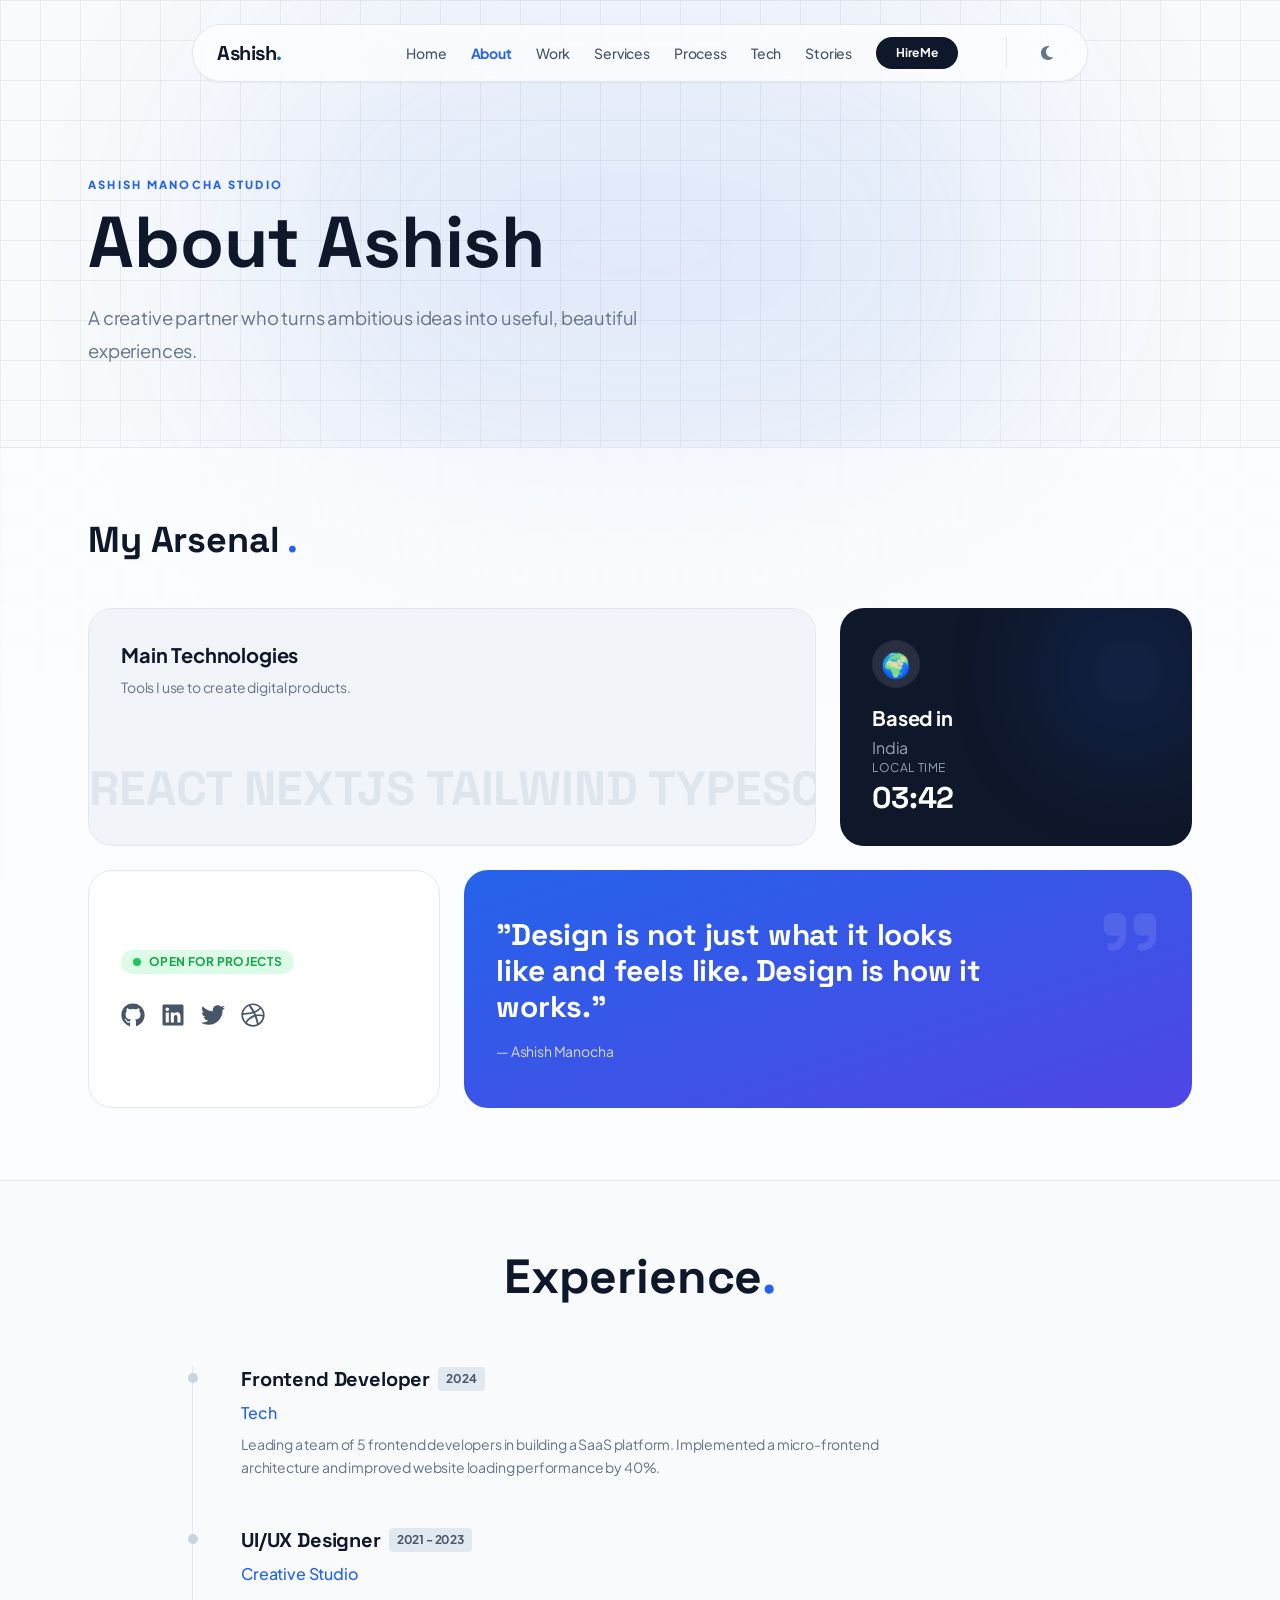
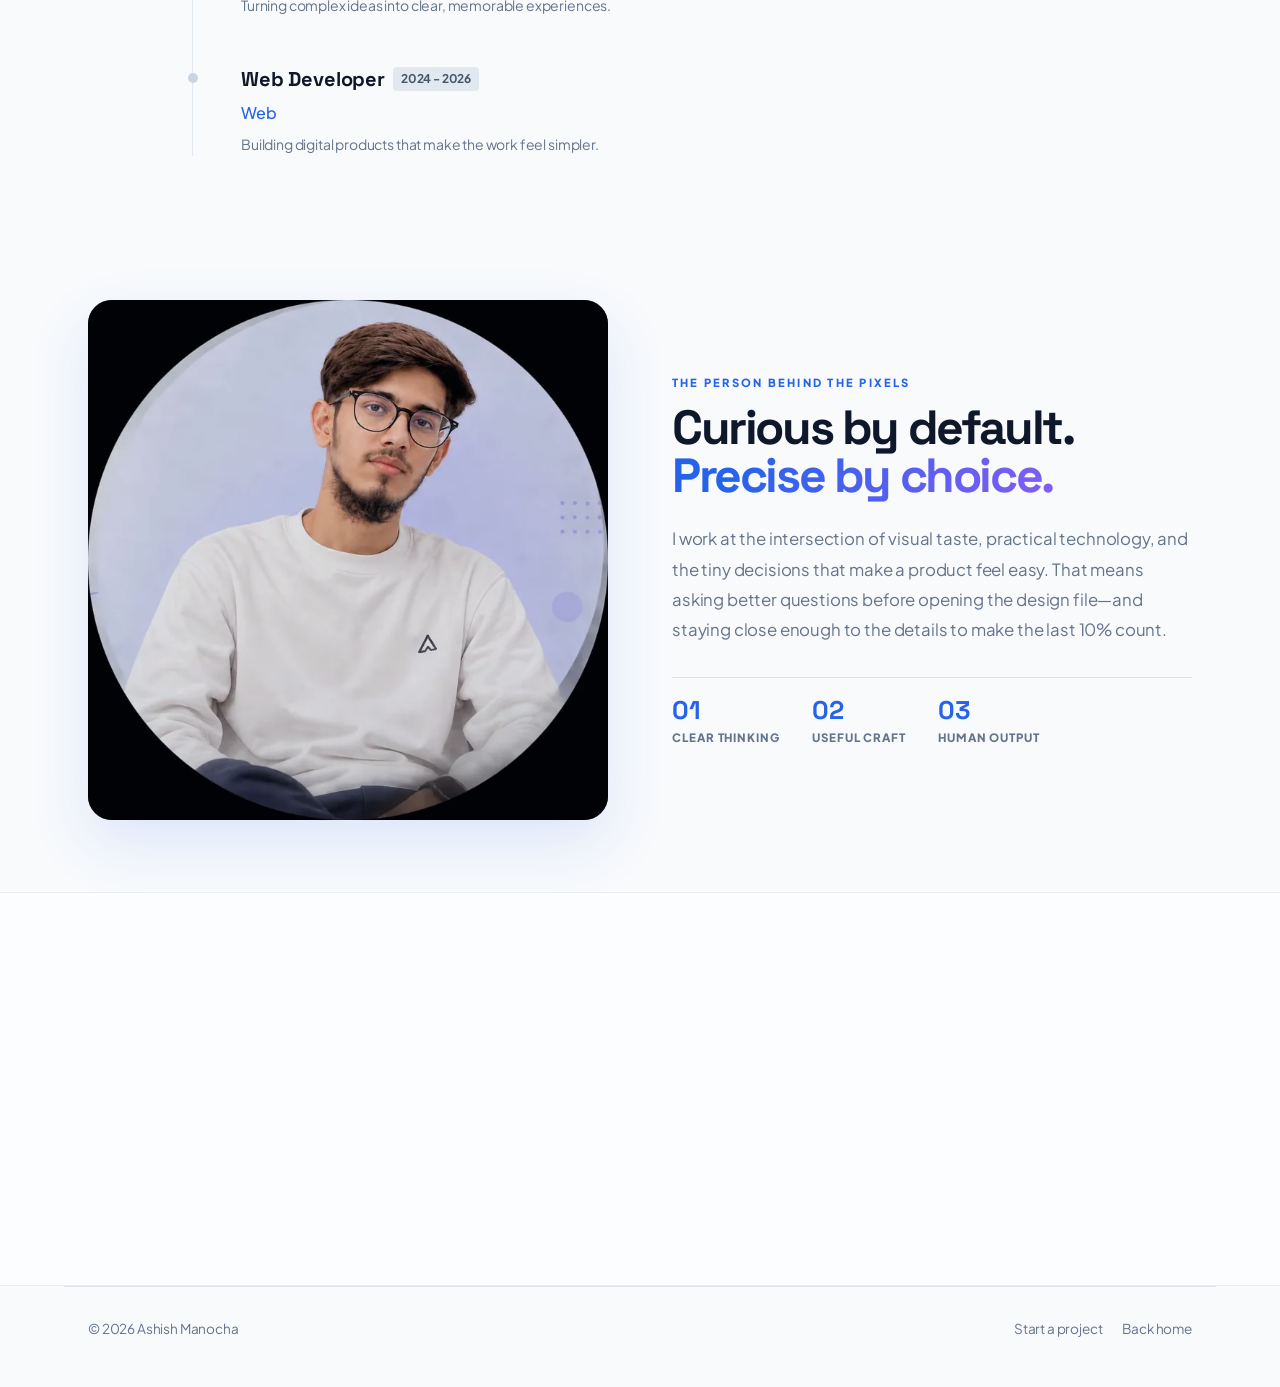
<file: about.html>
<!DOCTYPE html>
<html lang="en" class="scroll-smooth">
<head>
    <meta charset="UTF-8">
    <meta name="viewport" content="width=device-width, initial-scale=1.0">

    <title>About Ashish Manocha — Creative Digital Studio</title>
    <meta name="description" content="Learn about Ashish Manocha’s background, creative journey, and approach to digital storytelling.">
    <meta name="author" content="Ashish Manocha">
    <meta name="theme-color" content="#2563eb" media="(prefers-color-scheme: light)">
    <meta name="theme-color" content="#0f172a" media="(prefers-color-scheme: dark)">
    <meta name="color-scheme" content="light dark">
    <link rel="canonical" href="https://ashish-manocha.vercel.app/about.html">

    <link rel="icon" href="/favicon.ico" sizes="any">
    <link rel="icon" type="image/png" sizes="32x32" href="/favicon-32x32.png">
    <link rel="icon" type="image/png" sizes="16x16" href="/favicon-16x16.png">
    <link rel="apple-touch-icon" sizes="180x180" href="/apple-touch-icon.png">
    <link rel="mask-icon" href="/safari-pinned-tab.svg" color="#2563eb">
    <link rel="manifest" href="/site.webmanifest">

    <meta property="og:type" content="website">
    <meta property="og:site_name" content="Ashish Manocha">
    <meta property="og:locale" content="en_US">
    <meta property="og:title" content="About Ashish Manocha — Creative Digital Studio">
    <meta property="og:description" content="Learn about Ashish Manocha’s background, creative journey, and approach to digital storytelling.">
    <meta property="og:url" content="https://ashish-manocha.vercel.app/about.html">
    <meta property="og:image" content="https://ashish-manocha.vercel.app/images/og-image.jpg">
    <meta property="og:image:width" content="1200">
    <meta property="og:image:height" content="630">
    <meta property="og:image:alt" content="Ashish Manocha, independent creative digital studio">

    <meta name="twitter:card" content="summary_large_image">
    <meta name="twitter:title" content="About Ashish Manocha — Creative Digital Studio">
    <meta name="twitter:description" content="Learn about Ashish Manocha’s background, creative journey, and approach to digital storytelling.">
    <meta name="twitter:image" content="https://ashish-manocha.vercel.app/images/og-image.jpg">
    <meta name="twitter:image:alt" content="Ashish Manocha, independent creative digital studio">

    <link rel="preload" as="font" type="font/woff2" href="fonts/plus-jakarta-sans.woff2" crossorigin>
    <link rel="preload" as="font" type="font/woff2" href="fonts/space-grotesk.woff2" crossorigin>

    <link rel="stylesheet" href="fonts.css">
    <link rel="stylesheet" href="styles.css">
    <link rel="stylesheet" href="tailwind.css">

    <script type="application/ld+json">
    {
      "@context": "https://schema.org",
      "@type": "AboutPage",
      "url": "https://ashish-manocha.vercel.app/about.html",
      "name": "About Ashish Manocha — Creative Digital Studio",
      "description": "Learn about Ashish Manocha’s background, creative journey, and approach to digital storytelling.",
      "isPartOf": {
        "@id": "https://ashish-manocha.vercel.app/#site"
      },
      "inLanguage": "en",
      "breadcrumb": {
        "@type": "BreadcrumbList",
        "itemListElement": [
          {
            "@type": "ListItem",
            "position": 1,
            "name": "Home",
            "item": "https://ashish-manocha.vercel.app/"
          },
          {
            "@type": "ListItem",
            "position": 2,
            "name": "About",
            "item": "https://ashish-manocha.vercel.app/about.html"
          }
        ]
      },
      "mainEntity": {
        "@id": "https://ashish-manocha.vercel.app/#person"
      }
    }
    </script>
</head>

<body class="bg-slate-50 text-slate-800 dark:bg-dark dark:text-slate-200 transition-colors duration-500 selection:bg-primary selection:text-white overflow-x-hidden standalone-page"><svg xmlns="http://www.w3.org/2000/svg" class="sprite" aria-hidden="true"><symbol id="i-arrow-down" viewBox="0 0 384 512"><path d="M169.4 470.6c12.5 12.5 32.8 12.5 45.3 0l160-160c12.5-12.5 12.5-32.8 0-45.3s-32.8-12.5-45.3 0L224 370.8 224 64c0-17.7-14.3-32-32-32s-32 14.3-32 32l0 306.7L54.6 265.4c-12.5-12.5-32.8-12.5-45.3 0s-12.5 32.8 0 45.3l160 160z"/></symbol><symbol id="i-arrow-right" viewBox="0 0 448 512"><path d="M438.6 278.6c12.5-12.5 12.5-32.8 0-45.3l-160-160c-12.5-12.5-32.8-12.5-45.3 0s-12.5 32.8 0 45.3L338.8 224 32 224c-17.7 0-32 14.3-32 32s14.3 32 32 32l306.7 0L233.4 393.4c-12.5 12.5-12.5 32.8 0 45.3s32.8 12.5 45.3 0l160-160z"/></symbol><symbol id="i-arrow-up" viewBox="0 0 384 512"><path d="M214.6 41.4c-12.5-12.5-32.8-12.5-45.3 0l-160 160c-12.5 12.5-12.5 32.8 0 45.3s32.8 12.5 45.3 0L160 141.2V448c0 17.7 14.3 32 32 32s32-14.3 32-32V141.2L329.4 246.6c12.5 12.5 32.8 12.5 45.3 0s12.5-32.8 0-45.3l-160-160z"/></symbol><symbol id="i-arrow-up-right-and-arrow-down-left-from-center" viewBox="0 0 512 512"><path d="M200 32H56C42.7 32 32 42.7 32 56V200c0 9.7 5.8 18.5 14.8 22.2s19.3 1.7 26.2-5.2l40-40 79 79-79 79L73 295c-6.9-6.9-17.2-8.9-26.2-5.2S32 302.3 32 312V456c0 13.3 10.7 24 24 24H200c9.7 0 18.5-5.8 22.2-14.8s1.7-19.3-5.2-26.2l-40-40 79-79 79 79-40 40c-6.9 6.9-8.9 17.2-5.2 26.2s12.5 14.8 22.2 14.8H456c13.3 0 24-10.7 24-24V312c0-9.7-5.8-18.5-14.8-22.2s-19.3-1.7-26.2 5.2l-40 40-79-79 79-79 40 40c6.9 6.9 17.2 8.9 26.2 5.2s14.8-12.5 14.8-22.2V56c0-13.3-10.7-24-24-24H312c-9.7 0-18.5 5.8-22.2 14.8s-1.7 19.3 5.2 26.2l40 40-79 79-79-79 40-40c6.9-6.9 8.9-17.2 5.2-26.2S209.7 32 200 32z"/></symbol><symbol id="i-arrow-up-right-from-square" viewBox="0 0 512 512"><path d="M352 0c-12.9 0-24.6 7.8-29.6 19.8s-2.2 25.7 6.9 34.9L370.7 96 201.4 265.4c-12.5 12.5-12.5 32.8 0 45.3s32.8 12.5 45.3 0L416 141.3l41.4 41.4c9.2 9.2 22.9 11.9 34.9 6.9s19.8-16.6 19.8-29.6V32c0-17.7-14.3-32-32-32H352zM80 32C35.8 32 0 67.8 0 112V432c0 44.2 35.8 80 80 80H400c44.2 0 80-35.8 80-80V320c0-17.7-14.3-32-32-32s-32 14.3-32 32V432c0 8.8-7.2 16-16 16H80c-8.8 0-16-7.2-16-16V112c0-8.8 7.2-16 16-16H192c17.7 0 32-14.3 32-32s-14.3-32-32-32H80z"/></symbol><symbol id="i-bars" viewBox="0 0 448 512"><path d="M0 96C0 78.3 14.3 64 32 64H416c17.7 0 32 14.3 32 32s-14.3 32-32 32H32C14.3 128 0 113.7 0 96zM0 256c0-17.7 14.3-32 32-32H416c17.7 0 32 14.3 32 32s-14.3 32-32 32H32c-17.7 0-32-14.3-32-32zM448 416c0 17.7-14.3 32-32 32H32c-17.7 0-32-14.3-32-32s14.3-32 32-32H416c17.7 0 32 14.3 32 32z"/></symbol><symbol id="i-bolt" viewBox="0 0 448 512"><path d="M349.4 44.6c5.9-13.7 1.5-29.7-10.6-38.5s-28.6-8-39.9 1.8l-256 224c-10 8.8-13.6 22.9-8.9 35.3S50.7 288 64 288H175.5L98.6 467.4c-5.9 13.7-1.5 29.7 10.6 38.5s28.6 8 39.9-1.8l256-224c10-8.8 13.6-22.9 8.9-35.3s-16.6-20.7-30-20.7H272.5L349.4 44.6z"/></symbol><symbol id="i-check" viewBox="0 0 448 512"><path d="M438.6 105.4c12.5 12.5 12.5 32.8 0 45.3l-256 256c-12.5 12.5-32.8 12.5-45.3 0l-128-128c-12.5-12.5-12.5-32.8 0-45.3s32.8-12.5 45.3 0L160 338.7 393.4 105.4c12.5-12.5 32.8-12.5 45.3 0z"/></symbol><symbol id="i-check-circle" viewBox="0 0 512 512"><path d="M256 512A256 256 0 1 0 256 0a256 256 0 1 0 0 512zM369 209L241 337c-9.4 9.4-24.6 9.4-33.9 0l-64-64c-9.4-9.4-9.4-24.6 0-33.9s24.6-9.4 33.9 0l47 47L335 175c9.4-9.4 24.6-9.4 33.9 0s9.4 24.6 0 33.9z"/></symbol><symbol id="i-circle-check" viewBox="0 0 512 512"><path d="M256 512A256 256 0 1 0 256 0a256 256 0 1 0 0 512zM369 209L241 337c-9.4 9.4-24.6 9.4-33.9 0l-64-64c-9.4-9.4-9.4-24.6 0-33.9s24.6-9.4 33.9 0l47 47L335 175c9.4-9.4 24.6-9.4 33.9 0s9.4 24.6 0 33.9z"/></symbol><symbol id="i-circle-notch" viewBox="0 0 512 512"><path d="M222.7 32.1c5 16.9-4.6 34.8-21.5 39.8C121.8 95.6 64 169.1 64 256c0 106 86 192 192 192s192-86 192-192c0-86.9-57.8-160.4-137.1-184.1c-16.9-5-26.6-22.9-21.5-39.8s22.9-26.6 39.8-21.5C434.9 42.1 512 140 512 256c0 141.4-114.6 256-256 256S0 397.4 0 256C0 140 77.1 42.1 182.9 10.6c16.9-5 34.8 4.6 39.8 21.5z"/></symbol><symbol id="i-code" viewBox="0 0 640 512"><path d="M392.8 1.2c-17-4.9-34.7 5-39.6 22l-128 448c-4.9 17 5 34.7 22 39.6s34.7-5 39.6-22l128-448c4.9-17-5-34.7-22-39.6zm80.6 120.1c-12.5 12.5-12.5 32.8 0 45.3L562.7 256l-89.4 89.4c-12.5 12.5-12.5 32.8 0 45.3s32.8 12.5 45.3 0l112-112c12.5-12.5 12.5-32.8 0-45.3l-112-112c-12.5-12.5-32.8-12.5-45.3 0zm-306.7 0c-12.5-12.5-32.8-12.5-45.3 0l-112 112c-12.5 12.5-12.5 32.8 0 45.3l112 112c12.5 12.5 32.8 12.5 45.3 0s12.5-32.8 0-45.3L77.3 256l89.4-89.4c12.5-12.5 12.5-32.8 0-45.3z"/></symbol><symbol id="i-comments" viewBox="0 0 640 512"><path d="M208 352c114.9 0 208-78.8 208-176S322.9 0 208 0S0 78.8 0 176c0 38.6 14.7 74.3 39.6 103.4c-3.5 9.4-8.7 17.7-14.2 24.7c-4.8 6.2-9.7 11-13.3 14.3c-1.8 1.6-3.3 2.9-4.3 3.7c-.5 .4-.9 .7-1.1 .8l-.2 .2 0 0 0 0C1 327.2-1.4 334.4 .8 340.9S9.1 352 16 352c21.8 0 43.8-5.6 62.1-12.5c9.2-3.5 17.8-7.4 25.3-11.4C134.1 343.3 169.8 352 208 352zM448 176c0 112.3-99.1 196.9-216.5 207C255.8 457.4 336.4 512 432 512c38.2 0 73.9-8.7 104.7-23.9c7.5 4 16 7.9 25.2 11.4c18.3 6.9 40.3 12.5 62.1 12.5c6.9 0 13.1-4.5 15.2-11.1c2.1-6.6-.2-13.8-5.8-17.9l0 0 0 0-.2-.2c-.2-.2-.6-.4-1.1-.8c-1-.8-2.5-2-4.3-3.7c-3.6-3.3-8.5-8.1-13.3-14.3c-5.5-7-10.7-15.4-14.2-24.7c24.9-29 39.6-64.7 39.6-103.4c0-92.8-84.9-168.9-192.6-175.5c.4 5.1 .6 10.3 .6 15.5z"/></symbol><symbol id="i-compass" viewBox="0 0 512 512"><path d="M256 512A256 256 0 1 0 256 0a256 256 0 1 0 0 512zm50.7-186.9L162.4 380.6c-19.4 7.5-38.5-11.6-31-31l55.5-144.3c3.3-8.5 9.9-15.1 18.4-18.4l144.3-55.5c19.4-7.5 38.5 11.6 31 31L325.1 306.7c-3.2 8.5-9.9 15.1-18.4 18.4zM288 256a32 32 0 1 0 -64 0 32 32 0 1 0 64 0z"/></symbol><symbol id="i-database" viewBox="0 0 448 512"><path d="M448 80v48c0 44.2-100.3 80-224 80S0 172.2 0 128V80C0 35.8 100.3 0 224 0S448 35.8 448 80zM393.2 214.7c20.8-7.4 39.9-16.9 54.8-28.6V288c0 44.2-100.3 80-224 80S0 332.2 0 288V186.1c14.9 11.8 34 21.2 54.8 28.6C99.7 230.7 159.5 240 224 240s124.3-9.3 169.2-25.3zM0 346.1c14.9 11.8 34 21.2 54.8 28.6C99.7 390.7 159.5 400 224 400s124.3-9.3 169.2-25.3c20.8-7.4 39.9-16.9 54.8-28.6V432c0 44.2-100.3 80-224 80S0 476.2 0 432V346.1z"/></symbol><symbol id="i-dribbble" viewBox="0 0 512 512"><path d="M256 8C119.252 8 8 119.252 8 256s111.252 248 248 248 248-111.252 248-248S392.748 8 256 8zm163.97 114.366c29.503 36.046 47.369 81.957 47.835 131.955-6.984-1.477-77.018-15.682-147.502-6.818-5.752-14.041-11.181-26.393-18.617-41.614 78.321-31.977 113.818-77.482 118.284-83.523zM396.421 97.87c-3.81 5.427-35.697 48.286-111.021 76.519-34.712-63.776-73.185-116.168-79.04-124.008 67.176-16.193 137.966 1.27 190.061 47.489zm-230.48-33.25c5.585 7.659 43.438 60.116 78.537 122.509-99.087 26.313-186.36 25.934-195.834 25.809C62.38 147.205 106.678 92.573 165.941 64.62zM44.17 256.323c0-2.166.043-4.322.108-6.473 9.268.19 111.92 1.513 217.706-30.146 6.064 11.868 11.857 23.915 17.174 35.949-76.599 21.575-146.194 83.527-180.531 142.306C64.794 360.405 44.17 310.73 44.17 256.323zm81.807 167.113c22.127-45.233 82.178-103.622 167.579-132.756 29.74 77.283 42.039 142.053 45.189 160.638-68.112 29.013-150.015 21.053-212.768-27.882zm248.38 8.489c-2.171-12.886-13.446-74.897-41.152-151.033 66.38-10.626 124.7 6.768 131.947 9.055-9.442 58.941-43.273 109.844-90.795 141.978z"/></symbol><symbol id="i-envelope" viewBox="0 0 512 512"><path d="M48 64C21.5 64 0 85.5 0 112c0 15.1 7.1 29.3 19.2 38.4L236.8 313.6c11.4 8.5 27 8.5 38.4 0L492.8 150.4c12.1-9.1 19.2-23.3 19.2-38.4c0-26.5-21.5-48-48-48H48zM0 176V384c0 35.3 28.7 64 64 64H448c35.3 0 64-28.7 64-64V176L294.4 339.2c-22.8 17.1-54 17.1-76.8 0L0 176z"/></symbol><symbol id="i-film" viewBox="0 0 512 512"><path d="M0 96C0 60.7 28.7 32 64 32H448c35.3 0 64 28.7 64 64V416c0 35.3-28.7 64-64 64H64c-35.3 0-64-28.7-64-64V96zM48 368v32c0 8.8 7.2 16 16 16H96c8.8 0 16-7.2 16-16V368c0-8.8-7.2-16-16-16H64c-8.8 0-16 7.2-16 16zm368-16c-8.8 0-16 7.2-16 16v32c0 8.8 7.2 16 16 16h32c8.8 0 16-7.2 16-16V368c0-8.8-7.2-16-16-16H416zM48 240v32c0 8.8 7.2 16 16 16H96c8.8 0 16-7.2 16-16V240c0-8.8-7.2-16-16-16H64c-8.8 0-16 7.2-16 16zm368-16c-8.8 0-16 7.2-16 16v32c0 8.8 7.2 16 16 16h32c8.8 0 16-7.2 16-16V240c0-8.8-7.2-16-16-16H416zM48 112v32c0 8.8 7.2 16 16 16H96c8.8 0 16-7.2 16-16V112c0-8.8-7.2-16-16-16H64c-8.8 0-16 7.2-16 16zM416 96c-8.8 0-16 7.2-16 16v32c0 8.8 7.2 16 16 16h32c8.8 0 16-7.2 16-16V112c0-8.8-7.2-16-16-16H416zM160 128v64c0 17.7 14.3 32 32 32H320c17.7 0 32-14.3 32-32V128c0-17.7-14.3-32-32-32H192c-17.7 0-32 14.3-32 32zm32 160c-17.7 0-32 14.3-32 32v64c0 17.7 14.3 32 32 32H320c17.7 0 32-14.3 32-32V320c0-17.7-14.3-32-32-32H192z"/></symbol><symbol id="i-github" viewBox="0 0 496 512"><path d="M165.9 397.4c0 2-2.3 3.6-5.2 3.6-3.3.3-5.6-1.3-5.6-3.6 0-2 2.3-3.6 5.2-3.6 3-.3 5.6 1.3 5.6 3.6zm-31.1-4.5c-.7 2 1.3 4.3 4.3 4.9 2.6 1 5.6 0 6.2-2s-1.3-4.3-4.3-5.2c-2.6-.7-5.5.3-6.2 2.3zm44.2-1.7c-2.9.7-4.9 2.6-4.6 4.9.3 2 2.9 3.3 5.9 2.6 2.9-.7 4.9-2.6 4.6-4.6-.3-1.9-3-3.2-5.9-2.9zM244.8 8C106.1 8 0 113.3 0 252c0 110.9 69.8 205.8 169.5 239.2 12.8 2.3 17.3-5.6 17.3-12.1 0-6.2-.3-40.4-.3-61.4 0 0-70 15-84.7-29.8 0 0-11.4-29.1-27.8-36.6 0 0-22.9-15.7 1.6-15.4 0 0 24.9 2 38.6 25.8 21.9 38.6 58.6 27.5 72.9 20.9 2.3-16 8.8-27.1 16-33.7-55.9-6.2-112.3-14.3-112.3-110.5 0-27.5 7.6-41.3 23.6-58.9-2.6-6.5-11.1-33.3 2.6-67.9 20.9-6.5 69 27 69 27 20-5.6 41.5-8.5 62.8-8.5s42.8 2.9 62.8 8.5c0 0 48.1-33.6 69-27 13.7 34.7 5.2 61.4 2.6 67.9 16 17.7 25.8 31.5 25.8 58.9 0 96.5-58.9 104.2-114.8 110.5 9.2 7.9 17 22.9 17 46.4 0 33.7-.3 75.4-.3 83.6 0 6.5 4.6 14.4 17.3 12.1C428.2 457.8 496 362.9 496 252 496 113.3 383.5 8 244.8 8zM97.2 352.9c-1.3 1-1 3.3.7 5.2 1.6 1.6 3.9 2.3 5.2 1 1.3-1 1-3.3-.7-5.2-1.6-1.6-3.9-2.3-5.2-1zm-10.8-8.1c-.7 1.3.3 2.9 2.3 3.9 1.6 1 3.6.7 4.3-.7.7-1.3-.3-2.9-2.3-3.9-2-.6-3.6-.3-4.3.7zm32.4 35.6c-1.6 1.3-1 4.3 1.3 6.2 2.3 2.3 5.2 2.6 6.5 1 1.3-1.3.7-4.3-1.3-6.2-2.2-2.3-5.2-2.6-6.5-1zm-11.4-14.7c-1.6 1-1.6 3.6 0 5.9 1.6 2.3 4.3 3.3 5.6 2.3 1.6-1.3 1.6-3.9 0-6.2-1.4-2.3-4-3.3-5.6-2z"/></symbol><symbol id="i-image" viewBox="0 0 512 512"><path d="M0 96C0 60.7 28.7 32 64 32H448c35.3 0 64 28.7 64 64V416c0 35.3-28.7 64-64 64H64c-35.3 0-64-28.7-64-64V96zM323.8 202.5c-4.5-6.6-11.9-10.5-19.8-10.5s-15.4 3.9-19.8 10.5l-87 127.6L170.7 297c-4.6-5.7-11.5-9-18.7-9s-14.2 3.3-18.7 9l-64 80c-5.8 7.2-6.9 17.1-2.9 25.4s12.4 13.6 21.6 13.6h96 32H424c8.9 0 17.1-4.9 21.2-12.8s3.6-17.4-1.4-24.7l-120-176zM112 192a48 48 0 1 0 0-96 48 48 0 1 0 0 96z"/></symbol><symbol id="i-layer-group" viewBox="0 0 576 512"><path d="M264.5 5.2c14.9-6.9 32.1-6.9 47 0l218.6 101c8.5 3.9 13.9 12.4 13.9 21.8s-5.4 17.9-13.9 21.8l-218.6 101c-14.9 6.9-32.1 6.9-47 0L45.9 149.8C37.4 145.8 32 137.3 32 128s5.4-17.9 13.9-21.8L264.5 5.2zM476.9 209.6l53.2 24.6c8.5 3.9 13.9 12.4 13.9 21.8s-5.4 17.9-13.9 21.8l-218.6 101c-14.9 6.9-32.1 6.9-47 0L45.9 277.8C37.4 273.8 32 265.3 32 256s5.4-17.9 13.9-21.8l53.2-24.6 152 70.2c23.4 10.8 50.4 10.8 73.8 0l152-70.2zm-152 198.2l152-70.2 53.2 24.6c8.5 3.9 13.9 12.4 13.9 21.8s-5.4 17.9-13.9 21.8l-218.6 101c-14.9 6.9-32.1 6.9-47 0L45.9 405.8C37.4 401.8 32 393.3 32 384s5.4-17.9 13.9-21.8l53.2-24.6 152 70.2c23.4 10.8 50.4 10.8 73.8 0z"/></symbol><symbol id="i-lightbulb" viewBox="0 0 384 512"><path d="M272 384c9.6-31.9 29.5-59.1 49.2-86.2l0 0c5.2-7.1 10.4-14.2 15.4-21.4c19.8-28.5 31.4-63 31.4-100.3C368 78.8 289.2 0 192 0S16 78.8 16 176c0 37.3 11.6 71.9 31.4 100.3c5 7.2 10.2 14.3 15.4 21.4l0 0c19.8 27.1 39.7 54.4 49.2 86.2H272zM192 512c44.2 0 80-35.8 80-80V416H112v16c0 44.2 35.8 80 80 80zM112 176c0 8.8-7.2 16-16 16s-16-7.2-16-16c0-61.9 50.1-112 112-112c8.8 0 16 7.2 16 16s-7.2 16-16 16c-44.2 0-80 35.8-80 80z"/></symbol><symbol id="i-linkedin" viewBox="0 0 448 512"><path d="M416 32H31.9C14.3 32 0 46.5 0 64.3v383.4C0 465.5 14.3 480 31.9 480H416c17.6 0 32-14.5 32-32.3V64.3c0-17.8-14.4-32.3-32-32.3zM135.4 416H69V202.2h66.5V416zm-33.2-243c-21.3 0-38.5-17.3-38.5-38.5S80.9 96 102.2 96c21.2 0 38.5 17.3 38.5 38.5 0 21.3-17.2 38.5-38.5 38.5zm282.1 243h-66.4V312c0-24.8-.5-56.7-34.5-56.7-34.6 0-39.9 27-39.9 54.9V416h-66.4V202.2h63.7v29.2h.9c8.9-16.8 30.6-34.5 62.9-34.5 67.2 0 79.7 44.3 79.7 101.9V416z"/></symbol><symbol id="i-map-marker-alt" viewBox="0 0 384 512"><path d="M215.7 499.2C267 435 384 279.4 384 192C384 86 298 0 192 0S0 86 0 192c0 87.4 117 243 168.3 307.2c12.3 15.3 35.1 15.3 47.4 0zM192 128a64 64 0 1 1 0 128 64 64 0 1 1 0-128z"/></symbol><symbol id="i-mobile-screen-button" viewBox="0 0 384 512"><path d="M16 64C16 28.7 44.7 0 80 0H304c35.3 0 64 28.7 64 64V448c0 35.3-28.7 64-64 64H80c-35.3 0-64-28.7-64-64V64zM224 448a32 32 0 1 0 -64 0 32 32 0 1 0 64 0zM304 64H80V384H304V64z"/></symbol><symbol id="i-moon" viewBox="0 0 384 512"><path d="M223.5 32C100 32 0 132.3 0 256S100 480 223.5 480c60.6 0 115.5-24.2 155.8-63.4c5-4.9 6.3-12.5 3.1-18.7s-10.1-9.7-17-8.5c-9.8 1.7-19.8 2.6-30.1 2.6c-96.9 0-175.5-78.8-175.5-176c0-65.8 36-123.1 89.3-153.3c6.1-3.5 9.2-10.5 7.7-17.3s-7.3-11.9-14.3-12.5c-6.3-.5-12.6-.8-19-.8z"/></symbol><symbol id="i-palette" viewBox="0 0 512 512"><path d="M512 256c0 .9 0 1.8 0 2.7c-.4 36.5-33.6 61.3-70.1 61.3H344c-26.5 0-48 21.5-48 48c0 3.4 .4 6.7 1 9.9c2.1 10.2 6.5 20 10.8 29.9c6.1 13.8 12.1 27.5 12.1 42c0 31.8-21.6 60.7-53.4 62c-3.5 .1-7 .2-10.6 .2C114.6 512 0 397.4 0 256S114.6 0 256 0S512 114.6 512 256zM128 288a32 32 0 1 0 -64 0 32 32 0 1 0 64 0zm0-96a32 32 0 1 0 0-64 32 32 0 1 0 0 64zM288 96a32 32 0 1 0 -64 0 32 32 0 1 0 64 0zm96 96a32 32 0 1 0 0-64 32 32 0 1 0 0 64z"/></symbol><symbol id="i-people-arrows" viewBox="0 0 640 512"><path d="M64 64a64 64 0 1 1 128 0A64 64 0 1 1 64 64zM25.9 233.4C29.3 191.9 64 160 105.6 160h44.8c27 0 51 13.4 65.5 34.1c-2.7 1.9-5.2 4-7.5 6.3l-64 64c-21.9 21.9-21.9 57.3 0 79.2L192 391.2V464c0 26.5-21.5 48-48 48H112c-26.5 0-48-21.5-48-48V348.3c-26.5-9.5-44.7-35.8-42.2-65.6l4.1-49.3zM448 64a64 64 0 1 1 128 0A64 64 0 1 1 448 64zM431.6 200.4c-2.3-2.3-4.9-4.4-7.5-6.3c14.5-20.7 38.6-34.1 65.5-34.1h44.8c41.6 0 76.3 31.9 79.7 73.4l4.1 49.3c2.5 29.8-15.7 56.1-42.2 65.6V464c0 26.5-21.5 48-48 48H496c-26.5 0-48-21.5-48-48V391.2l47.6-47.6c21.9-21.9 21.9-57.3 0-79.2l-64-64zM272 240v32h96V240c0-9.7 5.8-18.5 14.8-22.2s19.3-1.7 26.2 5.2l64 64c9.4 9.4 9.4 24.6 0 33.9l-64 64c-6.9 6.9-17.2 8.9-26.2 5.2s-14.8-12.5-14.8-22.2V336H272v32c0 9.7-5.8 18.5-14.8 22.2s-19.3 1.7-26.2-5.2l-64-64c-9.4-9.4-9.4-24.6 0-33.9l64-64c6.9-6.9 17.2-8.9 26.2-5.2s14.8 12.5 14.8 22.2z"/></symbol><symbol id="i-phone" viewBox="0 0 512 512"><path d="M164.9 24.6c-7.7-18.6-28-28.5-47.4-23.2l-88 24C12.1 30.2 0 46 0 64C0 311.4 200.6 512 448 512c18 0 33.8-12.1 38.6-29.5l24-88c5.3-19.4-4.6-39.7-23.2-47.4l-96-40c-16.3-6.8-35.2-2.1-46.3 11.6L304.7 368C234.3 334.7 177.3 277.7 144 207.3L193.3 167c13.7-11.2 18.4-30 11.6-46.3l-40-96z"/></symbol><symbol id="i-plus" viewBox="0 0 448 512"><path d="M256 80c0-17.7-14.3-32-32-32s-32 14.3-32 32V224H48c-17.7 0-32 14.3-32 32s14.3 32 32 32H192V432c0 17.7 14.3 32 32 32s32-14.3 32-32V288H400c17.7 0 32-14.3 32-32s-14.3-32-32-32H256V80z"/></symbol><symbol id="i-quote-right" viewBox="0 0 448 512"><path d="M448 296c0 66.3-53.7 120-120 120h-8c-17.7 0-32-14.3-32-32s14.3-32 32-32h8c30.9 0 56-25.1 56-56v-8H320c-35.3 0-64-28.7-64-64V160c0-35.3 28.7-64 64-64h64c35.3 0 64 28.7 64 64v32 32 72zm-256 0c0 66.3-53.7 120-120 120H64c-17.7 0-32-14.3-32-32s14.3-32 32-32h8c30.9 0 56-25.1 56-56v-8H64c-35.3 0-64-28.7-64-64V160c0-35.3 28.7-64 64-64h64c35.3 0 64 28.7 64 64v32 32 72z"/></symbol><symbol id="i-robot" viewBox="0 0 640 512"><path d="M320 0c17.7 0 32 14.3 32 32V96H472c39.8 0 72 32.2 72 72V440c0 39.8-32.2 72-72 72H168c-39.8 0-72-32.2-72-72V168c0-39.8 32.2-72 72-72H288V32c0-17.7 14.3-32 32-32zM208 384c-8.8 0-16 7.2-16 16s7.2 16 16 16h32c8.8 0 16-7.2 16-16s-7.2-16-16-16H208zm96 0c-8.8 0-16 7.2-16 16s7.2 16 16 16h32c8.8 0 16-7.2 16-16s-7.2-16-16-16H304zm96 0c-8.8 0-16 7.2-16 16s7.2 16 16 16h32c8.8 0 16-7.2 16-16s-7.2-16-16-16H400zM264 256a40 40 0 1 0 -80 0 40 40 0 1 0 80 0zm152 40a40 40 0 1 0 0-80 40 40 0 1 0 0 80zM48 224H64V416H48c-26.5 0-48-21.5-48-48V272c0-26.5 21.5-48 48-48zm544 0c26.5 0 48 21.5 48 48v96c0 26.5-21.5 48-48 48H576V224h16z"/></symbol><symbol id="i-rocket" viewBox="0 0 512 512"><path d="M156.6 384.9L125.7 354c-8.5-8.5-11.5-20.8-7.7-32.2c3-8.9 7-20.5 11.8-33.8L24 288c-8.6 0-16.6-4.6-20.9-12.1s-4.2-16.7 .2-24.1l52.5-88.5c13-21.9 36.5-35.3 61.9-35.3l82.3 0c2.4-4 4.8-7.7 7.2-11.3C289.1-4.1 411.1-8.1 483.9 5.3c11.6 2.1 20.6 11.2 22.8 22.8c13.4 72.9 9.3 194.8-111.4 276.7c-3.5 2.4-7.3 4.8-11.3 7.2v82.3c0 25.4-13.4 49-35.3 61.9l-88.5 52.5c-7.4 4.4-16.6 4.5-24.1 .2s-12.1-12.2-12.1-20.9V380.8c-14.1 4.9-26.4 8.9-35.7 11.9c-11.2 3.6-23.4 .5-31.8-7.8zM384 168a40 40 0 1 0 0-80 40 40 0 1 0 0 80z"/></symbol><symbol id="i-route" viewBox="0 0 512 512"><path d="M512 96c0 50.2-59.1 125.1-84.6 155c-3.8 4.4-9.4 6.1-14.5 5H320c-17.7 0-32 14.3-32 32s14.3 32 32 32h96c53 0 96 43 96 96s-43 96-96 96H139.6c8.7-9.9 19.3-22.6 30-36.8c6.3-8.4 12.8-17.6 19-27.2H416c17.7 0 32-14.3 32-32s-14.3-32-32-32H320c-53 0-96-43-96-96s43-96 96-96h39.8c-21-31.5-39.8-67.7-39.8-96c0-53 43-96 96-96s96 43 96 96zM117.1 489.1c-3.8 4.3-7.2 8.1-10.1 11.3l-1.8 2-.2-.2c-6 4.6-14.6 4-20-1.8C59.8 473 0 402.5 0 352c0-53 43-96 96-96s96 43 96 96c0 30-21.1 67-43.5 97.9c-10.7 14.7-21.7 28-30.8 38.5l-.6 .7zM128 352a32 32 0 1 0 -64 0 32 32 0 1 0 64 0zM416 128a32 32 0 1 0 0-64 32 32 0 1 0 0 64z"/></symbol><symbol id="i-share-nodes" viewBox="0 0 448 512"><path d="M352 224c53 0 96-43 96-96s-43-96-96-96s-96 43-96 96c0 4 .2 8 .7 11.9l-94.1 47C145.4 170.2 121.9 160 96 160c-53 0-96 43-96 96s43 96 96 96c25.9 0 49.4-10.2 66.6-26.9l94.1 47c-.5 3.9-.7 7.8-.7 11.9c0 53 43 96 96 96s96-43 96-96s-43-96-96-96c-25.9 0-49.4 10.2-66.6 26.9l-94.1-47c.5-3.9 .7-7.8 .7-11.9s-.2-8-.7-11.9l94.1-47C302.6 213.8 326.1 224 352 224z"/></symbol><symbol id="i-sun" viewBox="0 0 512 512"><path d="M361.5 1.2c5 2.1 8.6 6.6 9.6 11.9L391 121l107.9 19.8c5.3 1 9.8 4.6 11.9 9.6s1.5 10.7-1.6 15.2L446.9 256l62.3 90.3c3.1 4.5 3.7 10.2 1.6 15.2s-6.6 8.6-11.9 9.6L391 391 371.1 498.9c-1 5.3-4.6 9.8-9.6 11.9s-10.7 1.5-15.2-1.6L256 446.9l-90.3 62.3c-4.5 3.1-10.2 3.7-15.2 1.6s-8.6-6.6-9.6-11.9L121 391 13.1 371.1c-5.3-1-9.8-4.6-11.9-9.6s-1.5-10.7 1.6-15.2L65.1 256 2.8 165.7c-3.1-4.5-3.7-10.2-1.6-15.2s6.6-8.6 11.9-9.6L121 121 140.9 13.1c1-5.3 4.6-9.8 9.6-11.9s10.7-1.5 15.2 1.6L256 65.1 346.3 2.8c4.5-3.1 10.2-3.7 15.2-1.6zM160 256a96 96 0 1 1 192 0 96 96 0 1 1 -192 0zm224 0a128 128 0 1 0 -256 0 128 128 0 1 0 256 0z"/></symbol><symbol id="i-times" viewBox="0 0 384 512"><path d="M342.6 150.6c12.5-12.5 12.5-32.8 0-45.3s-32.8-12.5-45.3 0L192 210.7 86.6 105.4c-12.5-12.5-32.8-12.5-45.3 0s-12.5 32.8 0 45.3L146.7 256 41.4 361.4c-12.5 12.5-12.5 32.8 0 45.3s32.8 12.5 45.3 0L192 301.3 297.4 406.6c12.5 12.5 32.8 12.5 45.3 0s12.5-32.8 0-45.3L237.3 256 342.6 150.6z"/></symbol><symbol id="i-twitter" viewBox="0 0 512 512"><path d="M459.37 151.716c.325 4.548.325 9.097.325 13.645 0 138.72-105.583 298.558-298.558 298.558-59.452 0-114.68-17.219-161.137-47.106 8.447.974 16.568 1.299 25.34 1.299 49.055 0 94.213-16.568 130.274-44.832-46.132-.975-84.792-31.188-98.112-72.772 6.498.974 12.995 1.624 19.818 1.624 9.421 0 18.843-1.3 27.614-3.573-48.081-9.747-84.143-51.98-84.143-102.985v-1.299c13.969 7.797 30.214 12.67 47.431 13.319-28.264-18.843-46.781-51.005-46.781-87.391 0-19.492 5.197-37.36 14.294-52.954 51.655 63.675 129.3 105.258 216.365 109.807-1.624-7.797-2.599-15.918-2.599-24.04 0-57.828 46.782-104.934 104.934-104.934 30.213 0 57.502 12.67 76.67 33.137 23.715-4.548 46.456-13.32 66.599-25.34-7.798 24.366-24.366 44.833-46.132 57.827 21.117-2.273 41.584-8.122 60.426-16.243-14.292 20.791-32.161 39.308-52.628 54.253z"/></symbol><symbol id="i-wand-magic-sparkles" viewBox="0 0 576 512"><path d="M234.7 42.7L197 56.8c-3 1.1-5 4-5 7.2s2 6.1 5 7.2l37.7 14.1L248.8 123c1.1 3 4 5 7.2 5s6.1-2 7.2-5l14.1-37.7L315 71.2c3-1.1 5-4 5-7.2s-2-6.1-5-7.2L277.3 42.7 263.2 5c-1.1-3-4-5-7.2-5s-6.1 2-7.2 5L234.7 42.7zM46.1 395.4c-18.7 18.7-18.7 49.1 0 67.9l34.6 34.6c18.7 18.7 49.1 18.7 67.9 0L529.9 116.5c18.7-18.7 18.7-49.1 0-67.9L495.3 14.1c-18.7-18.7-49.1-18.7-67.9 0L46.1 395.4zM484.6 82.6l-105 105-23.3-23.3 105-105 23.3 23.3zM7.5 117.2C3 118.9 0 123.2 0 128s3 9.1 7.5 10.8L64 160l21.2 56.5c1.7 4.5 6 7.5 10.8 7.5s9.1-3 10.8-7.5L128 160l56.5-21.2c4.5-1.7 7.5-6 7.5-10.8s-3-9.1-7.5-10.8L128 96 106.8 39.5C105.1 35 100.8 32 96 32s-9.1 3-10.8 7.5L64 96 7.5 117.2zm352 256c-4.5 1.7-7.5 6-7.5 10.8s3 9.1 7.5 10.8L416 416l21.2 56.5c1.7 4.5 6 7.5 10.8 7.5s9.1-3 10.8-7.5L480 416l56.5-21.2c4.5-1.7 7.5-6 7.5-10.8s-3-9.1-7.5-10.8L480 352l-21.2-56.5c-1.7-4.5-6-7.5-10.8-7.5s-9.1 3-10.8 7.5L416 352l-56.5 21.2z"/></symbol><symbol id="i-whatsapp" viewBox="0 0 448 512"><path d="M380.9 97.1C339 55.1 283.2 32 223.9 32c-122.4 0-222 99.6-222 222 0 39.1 10.2 77.3 29.6 111L0 480l117.7-30.9c32.4 17.7 68.9 27 106.1 27h.1c122.3 0 224.1-99.6 224.1-222 0-59.3-25.2-115-67.1-157zm-157 341.6c-33.2 0-65.7-8.9-94-25.7l-6.7-4-69.8 18.3L72 359.2l-4.4-7c-18.5-29.4-28.2-63.3-28.2-98.2 0-101.7 82.8-184.5 184.6-184.5 49.3 0 95.6 19.2 130.4 54.1 34.8 34.9 56.2 81.2 56.1 130.5 0 101.8-84.9 184.6-186.6 184.6zm101.2-138.2c-5.5-2.8-32.8-16.2-37.9-18-5.1-1.9-8.8-2.8-12.5 2.8-3.7 5.6-14.3 18-17.6 21.8-3.2 3.7-6.5 4.2-12 1.4-32.6-16.3-54-29.1-75.5-66-5.7-9.8 5.7-9.1 16.3-30.3 1.8-3.7.9-6.9-.5-9.7-1.4-2.8-12.5-30.1-17.1-41.2-4.5-10.8-9.1-9.3-12.5-9.5-3.2-.2-6.9-.2-10.6-.2-3.7 0-9.7 1.4-14.8 6.9-5.1 5.6-19.4 19-19.4 46.3 0 27.3 19.9 53.7 22.6 57.4 2.8 3.7 39.1 59.7 94.8 83.8 35.2 15.2 49 16.5 66.6 13.9 10.7-1.6 32.8-13.4 37.4-26.4 4.6-13 4.6-24.1 3.2-26.4-1.3-2.5-5-3.9-10.5-6.6z"/></symbol></svg>
    <div class="fixed inset-0 z-[1] bg-noise pointer-events-none opacity-40 mix-blend-overlay"></div>
    <div class="fixed inset-0 z-0 bg-grid-pattern pointer-events-none"></div>
<div class="fixed top-0 left-1/2 -translate-x-1/2 w-[800px] h-[500px] bg-primary/20 rounded-full blur-[120px] pointer-events-none opacity-50 dark:opacity-20 z-0"></div>
    
        <!-- Navigation -->
    <header class="fixed top-0 left-0 right-0 z-50 flex justify-center px-4 pt-6">
        <nav class="bg-white/70 dark:bg-surface/70 backdrop-blur-xl border border-slate-200 dark:border-white/10 rounded-full px-6 py-3 flex items-center gap-8 shadow-sm transition-all duration-300 w-full max-w-4xl justify-between md:justify-start reveal-on-scroll">
            
            <a href="index.html" class="text-xl font-bold font-display tracking-tight text-slate-900 dark:text-white hoverable magnetic-btn focus:outline-none relative z-20">
                Ashish<span class="text-primary">.</span>
            </a>

            <!-- Desktop Menu -->
            <div class="hidden md:flex items-center gap-6 text-sm font-medium ml-auto relative z-20" id="desktop-menu">
                <a href="index.html" class="nav-link text-slate-600 dark:text-slate-400 hover:text-primary dark:hover:text-white transition-colors hoverable magnetic-btn">Home</a>
                <a href="about.html" class="nav-link text-slate-600 dark:text-slate-400 hover:text-primary dark:hover:text-white transition-colors hoverable magnetic-btn">About</a>
                <a href="work.html" class="nav-link text-slate-600 dark:text-slate-400 hover:text-primary dark:hover:text-white transition-colors hoverable magnetic-btn">Work</a>
                <a href="services.html" class="nav-link text-slate-600 dark:text-slate-400 hover:text-primary dark:hover:text-white transition-colors hoverable magnetic-btn">Services</a>
                <a href="process.html" class="nav-link text-slate-600 dark:text-slate-400 hover:text-primary dark:hover:text-white transition-colors hoverable magnetic-btn">Process</a>
                <a href="technologies.html" class="nav-link text-slate-600 dark:text-slate-400 hover:text-primary dark:hover:text-white transition-colors hoverable magnetic-btn">Tech</a>
                <a href="stories.html" class="nav-link text-slate-600 dark:text-slate-400 hover:text-primary dark:hover:text-white transition-colors hoverable magnetic-btn">Stories</a>
                <a href="contact.html" class="px-5 py-2 bg-slate-900 dark:bg-white text-white dark:text-black rounded-full font-bold text-xs hover:scale-105 transition-transform hoverable magnetic-btn">Hire Me</a>
            </div>

            <div class="flex items-center gap-3 md:ml-4 border-l border-slate-200 dark:border-white/10 pl-4 md:pl-6 relative z-20">
                <button id="theme-toggle" aria-label="Toggle dark mode" class="w-8 h-8 rounded-full flex items-center justify-center text-slate-500 hover:bg-slate-100 dark:hover:bg-white/10 transition-colors hoverable magnetic-btn focus:outline-none">
                    <svg class="ico" aria-hidden="true" focusable="false"><use href="#i-moon"></use></svg>
                </button>
                <button id="mobile-menu-btn" aria-label="Open menu" class="md:hidden text-slate-900 dark:text-white p-1 hoverable magnetic-btn focus:outline-none">
                    <svg class="ico text-lg" aria-hidden="true" focusable="false"><use href="#i-bars"></use></svg>
                </button>
            </div>
        </nav>
    </header>

    <!-- Mobile Menu Overlay -->
    <div id="mobile-menu" class="fixed inset-0 z-[70] bg-white/95 dark:bg-black/95 backdrop-blur-xl flex flex-col items-center justify-center gap-8 opacity-0 pointer-events-none transition-all duration-300">
        <a href="index.html" class="text-3xl font-display font-bold mobile-link hover:text-primary hoverable">Home</a>
        <a href="about.html" class="text-3xl font-display font-bold mobile-link hover:text-primary hoverable">About</a>
        <a href="services.html" class="text-3xl font-display font-bold mobile-link hover:text-primary hoverable">Services</a>
        <a href="process.html" class="text-3xl font-display font-bold mobile-link hover:text-primary hoverable">Process</a>
        <a href="technologies.html" class="text-3xl font-display font-bold mobile-link hover:text-primary hoverable">Tech</a>
        <a href="work.html" class="text-3xl font-display font-bold mobile-link hover:text-primary hoverable">Work</a>
        <a href="stories.html" class="text-3xl font-display font-bold mobile-link hover:text-primary hoverable">Stories</a>
        <a href="contact.html" class="text-3xl font-display font-bold mobile-link hover:text-primary hoverable">Contact</a>
        <button id="close-menu" aria-label="Close menu" class="absolute top-8 right-8 text-slate-500 hover:text-black dark:hover:text-white hoverable">
            <svg class="ico text-2xl" aria-hidden="true" focusable="false"><use href="#i-times"></use></svg>
        </button>
    </div>


    <main class="relative z-10">
        <section class="page-hero"><div class="container mx-auto px-6 max-w-6xl"><p class="eyebrow text-primary">Ashish Manocha studio</p><h1 class="font-display text-5xl md:text-7xl font-bold text-slate-900 dark:text-white max-w-4xl">About Ashish</h1><p class="page-hero-copy">A creative partner who turns ambitious ideas into useful, beautiful experiences.</p></div></section>
        <section id="about" class="section-spy py-20 bg-white/50 dark:bg-white/5 border-y border-slate-200 dark:border-white/5 backdrop-blur-sm relative z-10">
        <div class="container mx-auto px-6 max-w-6xl">
            <h2 class="font-display text-4xl font-bold text-slate-900 dark:text-white mb-12 reveal-on-scroll">My Arsenal <span class="text-primary">.</span></h2>
            
            <div class="grid grid-cols-1 md:grid-cols-3 md:grid-rows-2 gap-6 h-auto md:h-[500px]">
                
                <!-- Card 1 -->
                <div class="bento-card spotlight-card col-span-1 md:col-span-2 bg-slate-100 dark:bg-surface border border-slate-200 dark:border-white/10 rounded-3xl p-8 flex flex-col justify-between overflow-hidden relative group hoverable reveal-on-scroll">
                    <div class="spotlight-overlay"></div>
                    <div class="absolute inset-0 bg-grid-pattern opacity-10 pointer-events-none"></div>
                    <div class="z-10">
                        <h3 class="text-xl font-bold text-slate-900 dark:text-white mb-2">Main Technologies</h3>
                        <p class="text-slate-500 text-sm">Tools I use to create digital products.</p>
                    </div>
                    <div class="absolute bottom-8 left-0 right-0 w-full overflow-hidden">
                        <div class="flex gap-8 animate-marquee whitespace-nowrap opacity-50 group-hover:opacity-100 transition-opacity">
                            <span class="text-5xl font-display font-bold text-slate-300 dark:text-slate-700">REACT NEXTJS TAILWIND TYPESCRIPT FIGMA WEBGL GSAP FIREBASE HTML CSS C JAVA</span>
                            <span class="text-5xl font-display font-bold text-slate-300 dark:text-slate-700">REACT NEXTJS TAILWIND TYPESCRIPT FIGMA WEBGL GSAP FIREBASE HTML CSS C JAVA</span>
                        </div>
                    </div>
                </div>

                <!-- Card 2 -->
                <div class="bento-card spotlight-card col-span-1 bg-slate-900 text-white rounded-3xl p-8 flex flex-col justify-between relative overflow-hidden hoverable reveal-on-scroll delay-100">
                    <div class="spotlight-overlay"></div>
                    <div class="absolute top-0 right-0 w-32 h-32 bg-primary blur-3xl opacity-30 rounded-full"></div>
                    <div class="relative z-10">
                        <div class="w-12 h-12 bg-white/10 rounded-full flex items-center justify-center mb-4 text-2xl animate-spin-slow">
                            🌍
                        </div>
                        <h3 class="text-xl font-bold mb-1">Based in</h3>
                        <p class="text-slate-400">India</p>
                    </div>
                    <div class="relative z-10">
                        <p class="text-xs text-slate-400 uppercase tracking-wider mb-1">Local Time</p>
                        <p id="local-time" class="text-3xl font-display font-bold font-mono">00:00</p>
                    </div>
                </div>

                <!-- Card 3 -->
                <div class="bento-card spotlight-card col-span-1 bg-white dark:bg-surface border border-slate-200 dark:border-white/10 rounded-3xl p-8 flex flex-col justify-center gap-6 hoverable reveal-on-scroll delay-200">
                    <div class="spotlight-overlay"></div>
                    <div class="relative z-10">
                        <span class="inline-flex items-center gap-2 px-3 py-1 rounded-full bg-green-100 dark:bg-green-900/30 text-green-600 dark:text-green-400 text-xs font-bold uppercase tracking-wide">
                            <span class="w-2 h-2 rounded-full bg-green-500 animate-pulse"></span> Open for Projects
                        </span>
                    </div>
                    <div class="flex gap-4 text-2xl text-slate-600 dark:text-slate-400 relative z-10">
                        <a href="https://github.com/" aria-label="GitHub profile" class="hover:text-primary transition-colors hover:scale-110 transform"><svg class="ico" aria-hidden="true" focusable="false"><use href="#i-github"></use></svg></a>
                        <a href="https://www.linkedin.com/" aria-label="LinkedIn profile" class="hover:text-primary transition-colors hover:scale-110 transform"><svg class="ico" aria-hidden="true" focusable="false"><use href="#i-linkedin"></use></svg></a>
                        <a href="https://x.com/" aria-label="X (Twitter) profile" class="hover:text-primary transition-colors hover:scale-110 transform"><svg class="ico" aria-hidden="true" focusable="false"><use href="#i-twitter"></use></svg></a>
                        <a href="https://dribbble.com/" aria-label="Dribbble profile" class="hover:text-primary transition-colors hover:scale-110 transform"><svg class="ico" aria-hidden="true" focusable="false"><use href="#i-dribbble"></use></svg></a>
                    </div>
                </div>

                <!-- Card 4 -->
                <div class="bento-card spotlight-card col-span-1 md:col-span-2 bg-gradient-to-br from-primary to-secondary text-white rounded-3xl p-8 flex flex-col justify-center relative overflow-hidden hoverable reveal-on-scroll delay-300">
                    <div class="spotlight-overlay"></div>
                    <svg class="ico absolute top-8 right-8 text-6xl text-white/10" aria-hidden="true" focusable="false"><use href="#i-quote-right"></use></svg>
                    <h3 class="text-2xl md:text-3xl font-display font-bold leading-tight relative z-10 max-w-lg">
                        "Design is not just what it looks like and feels like. Design is how it works."
                    </h3>
                    <p class="mt-4 text-white/80 text-sm font-mono relative z-10">— Ashish Manocha</p>
                </div>

            </div>
        </div>
    </section>

    <!-- Services Section -->

<section id="experience" class="section-spy py-24 bg-slate-50 dark:bg-[#080808]">
        <div class="container mx-auto px-6 max-w-5xl">
            <h2 class="font-display text-4xl md:text-5xl font-bold text-slate-900 dark:text-white mb-16 text-center reveal-on-scroll">
                Experience<span class="text-primary">.</span>
            </h2>

            <div class="relative border-l border-slate-200 dark:border-white/10 ml-4 md:ml-10 space-y-12">
                
                <!-- Item 1 -->
                <div class="relative pl-8 md:pl-12 group reveal-on-scroll">
                    <span class="absolute -left-[5px] top-2 w-2.5 h-2.5 rounded-full bg-slate-300 dark:bg-slate-700 group-hover:bg-primary transition-colors ring-4 ring-transparent group-hover:ring-primary/20"></span>
                    <div class="flex flex-col sm:flex-row gap-2 sm:items-center mb-2">
                        <h3 class="text-xl font-bold font-display text-slate-900 dark:text-white group-hover:text-primary transition-colors"> Frontend Developer</h3>
                        <span class="text-xs font-bold px-2 py-1 rounded bg-slate-200 dark:bg-white/10 text-slate-600 dark:text-slate-300 w-fit">2024</span>
                    </div>
                    <p class="text-primary font-medium mb-2">Tech</p>
                    <p class="text-slate-500 text-sm leading-relaxed max-w-2xl">
                       Leading a team of 5 frontend developers in building a SaaS platform. Implemented a micro-frontend architecture and improved website loading performance by 40%.
                    </p>
                </div>

                <!-- Item 2 -->
                <div class="relative pl-8 md:pl-12 group reveal-on-scroll delay-100">
                    <span class="absolute -left-[5px] top-2 w-2.5 h-2.5 rounded-full bg-slate-300 dark:bg-slate-700 group-hover:bg-primary transition-colors ring-4 ring-transparent group-hover:ring-primary/20"></span>
                    <div class="flex flex-col sm:flex-row gap-2 sm:items-center mb-2">
                        <h3 class="text-xl font-bold font-display text-slate-900 dark:text-white group-hover:text-primary transition-colors">UI/UX Designer</h3>
                        <span class="text-xs font-bold px-2 py-1 rounded bg-slate-200 dark:bg-white/10 text-slate-600 dark:text-slate-300 w-fit">2021 - 2023</span>
                    </div>
                    <p class="text-primary font-medium mb-2">Creative Studio </p>
                    <p class="text-slate-500 text-sm leading-relaxed max-w-2xl">
                      Turning complex ideas into clear, memorable experiences. 
                    </p>
                </div>

                <!-- Item 3 -->
                <div class="relative pl-8 md:pl-12 group reveal-on-scroll delay-200">
                    <span class="absolute -left-[5px] top-2 w-2.5 h-2.5 rounded-full bg-slate-300 dark:bg-slate-700 group-hover:bg-primary transition-colors ring-4 ring-transparent group-hover:ring-primary/20"></span>
                    <div class="flex flex-col sm:flex-row gap-2 sm:items-center mb-2">
                        <h3 class="text-xl font-bold font-display text-slate-900 dark:text-white group-hover:text-primary transition-colors">Web Developer </h3>
                        <span class="text-xs font-bold px-2 py-1 rounded bg-slate-200 dark:bg-white/10 text-slate-600 dark:text-slate-300 w-fit">2024 - 2026</span>
                    </div>
                    <p class="text-primary font-medium mb-2">Web</p>
                    <p class="text-slate-500 text-sm leading-relaxed max-w-2xl">
                        Building digital products that make the work feel simpler. 
                    </p>
                </div>

            </div>
        </div>
    </section>

    <!-- Selected Work -->
<section class="page-rich-section"><div class="container mx-auto px-6 max-w-6xl"><div class="page-image-panel"><div class="page-image-panel-media"><img src="images/photo1.jpg" alt="Ashish Manocha creative studio portrait" srcset="images/portrait-240.webp 240w, images/portrait-360.webp 360w, images/portrait-480.webp 480w, images/portrait-720.webp 720w" sizes="(min-width:1024px) 500px, (min-width:768px) 60vw, 92vw" width="720" height="720" loading="eager" decoding="async" fetchpriority="high"></div><div class="page-image-panel-copy"><p class="eyebrow text-primary">The person behind the pixels</p><h2 class="font-display text-4xl md:text-5xl font-bold text-slate-900 dark:text-white">Curious by default.<br><span class="home-gradient-text">Precise by choice.</span></h2><p>I work at the intersection of visual taste, practical technology, and the tiny decisions that make a product feel easy. That means asking better questions before opening the design file—and staying close enough to the details to make the last 10% count.</p><div class="page-stat-row"><div><strong>01</strong><span>Clear thinking</span></div><div><strong>02</strong><span>Useful craft</span></div><div><strong>03</strong><span>Human output</span></div></div></div></div></div></section><section class="page-rich-section page-rich-muted"><div class="container mx-auto px-6 max-w-6xl"><p class="eyebrow text-primary">What clients get</p><div class="page-card-grid"><article><span>01</span><h3>A second brain</h3><p>Someone who can zoom out to the business goal and zoom in to the headline, spacing, or frame that makes it land.</p></article><article><span>02</span><h3>A sharper story</h3><p>Ideas shaped into language, visuals, and experiences that are easier to understand and harder to forget.</p></article><article><span>03</span><h3>A finished feeling</h3><p>Not just a good concept—a polished, launch-ready system that gives the next decision somewhere to go.</p></article></div></div></section>
    </main>
    <footer class="standalone-footer"><span>© <span id="year">2026</span> Ashish Manocha</span><div><a href="contact.html">Start a project</a><a href="index.html">Back home</a></div></footer>
    <script src="script.js" defer></script>
</body>
</html>
</file>
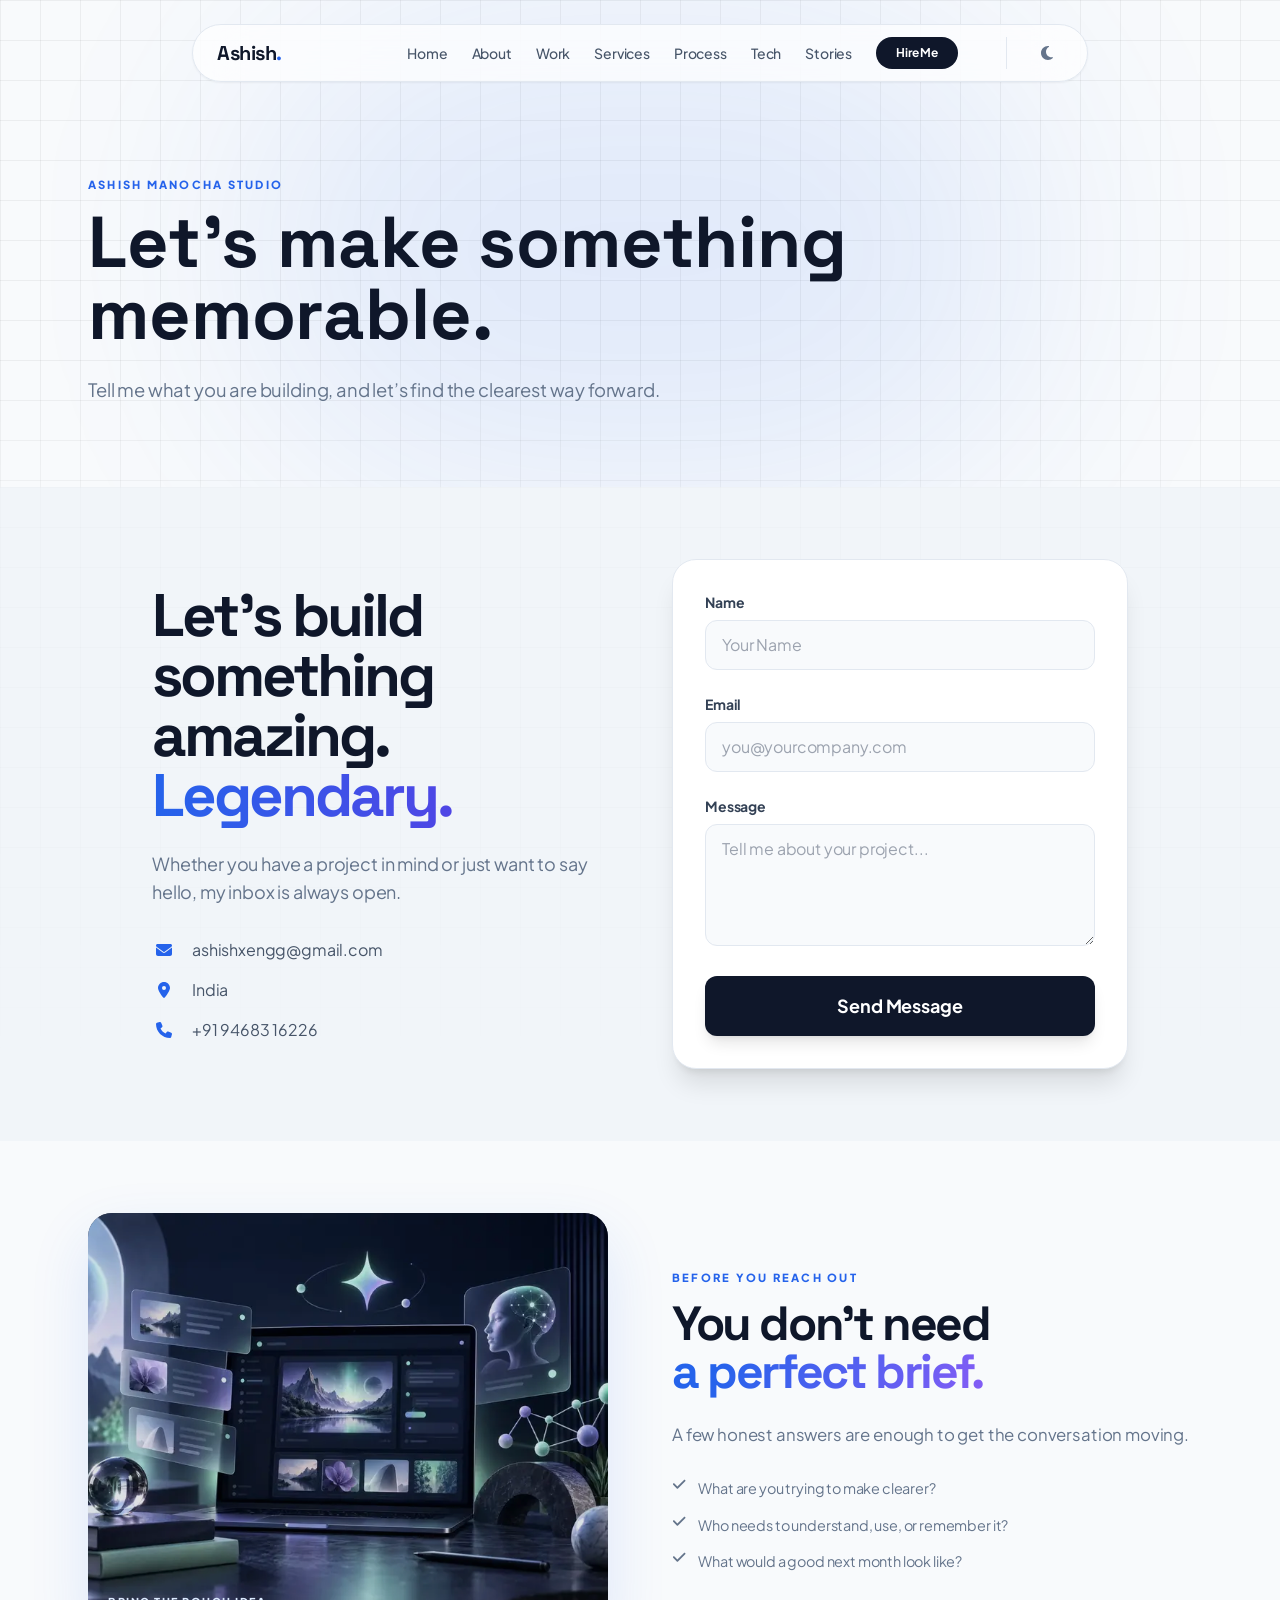
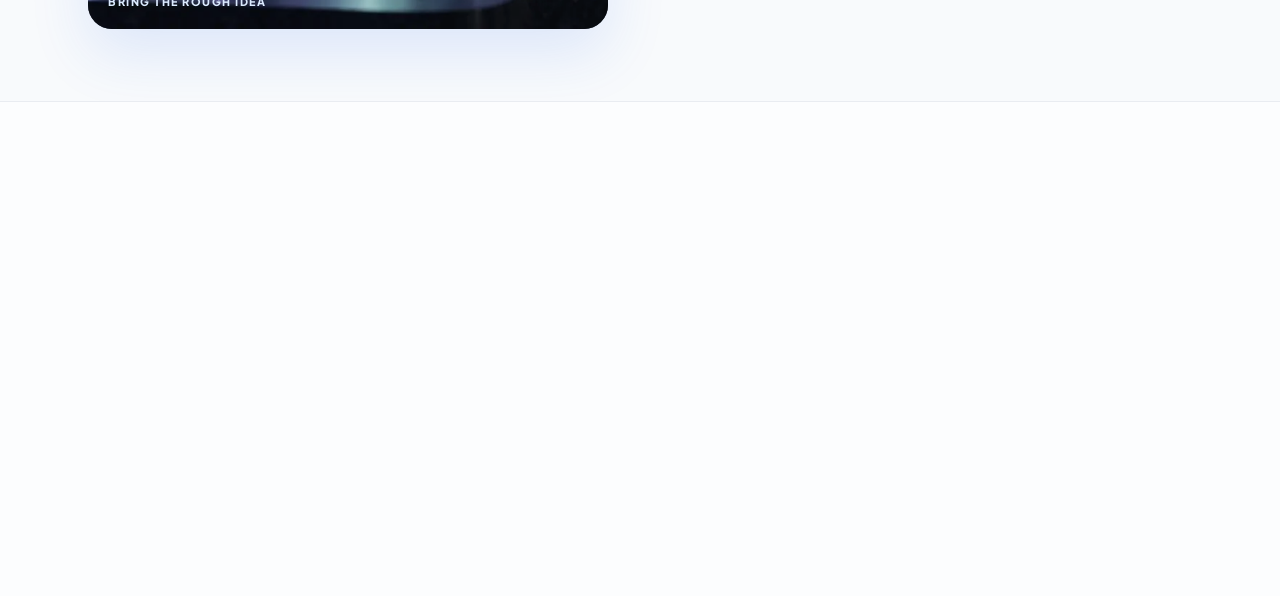
<file: contact.html>
<!DOCTYPE html>
<html lang="en" class="scroll-smooth">
<head>
    <meta charset="UTF-8">
    <meta name="viewport" content="width=device-width, initial-scale=1.0">

    <title>Contact Ashish Manocha — Get in Touch</title>
    <meta name="description" content="Get in touch with Ashish Manocha for collaborations, inquiries, or to discuss a project.">
    <meta name="author" content="Ashish Manocha">
    <meta name="theme-color" content="#2563eb" media="(prefers-color-scheme: light)">
    <meta name="theme-color" content="#0f172a" media="(prefers-color-scheme: dark)">
    <meta name="color-scheme" content="light dark">
    <link rel="canonical" href="https://ashish-manocha.vercel.app/contact.html">

    <link rel="icon" href="/favicon.ico" sizes="any">
    <link rel="icon" type="image/png" sizes="32x32" href="/favicon-32x32.png">
    <link rel="icon" type="image/png" sizes="16x16" href="/favicon-16x16.png">
    <link rel="apple-touch-icon" sizes="180x180" href="/apple-touch-icon.png">
    <link rel="mask-icon" href="/safari-pinned-tab.svg" color="#2563eb">
    <link rel="manifest" href="/site.webmanifest">

    <meta property="og:type" content="website">
    <meta property="og:site_name" content="Ashish Manocha">
    <meta property="og:locale" content="en_US">
    <meta property="og:title" content="Contact Ashish Manocha — Get in Touch">
    <meta property="og:description" content="Get in touch with Ashish Manocha for collaborations, inquiries, or to discuss a project.">
    <meta property="og:url" content="https://ashish-manocha.vercel.app/contact.html">
    <meta property="og:image" content="https://ashish-manocha.vercel.app/images/og-image.jpg">
    <meta property="og:image:width" content="1200">
    <meta property="og:image:height" content="630">
    <meta property="og:image:alt" content="Ashish Manocha, independent creative digital studio">

    <meta name="twitter:card" content="summary_large_image">
    <meta name="twitter:title" content="Contact Ashish Manocha — Get in Touch">
    <meta name="twitter:description" content="Get in touch with Ashish Manocha for collaborations, inquiries, or to discuss a project.">
    <meta name="twitter:image" content="https://ashish-manocha.vercel.app/images/og-image.jpg">
    <meta name="twitter:image:alt" content="Ashish Manocha, independent creative digital studio">

    <link rel="preload" as="font" type="font/woff2" href="fonts/plus-jakarta-sans.woff2" crossorigin>
    <link rel="preload" as="font" type="font/woff2" href="fonts/space-grotesk.woff2" crossorigin>

    <link rel="stylesheet" href="fonts.css">
    <link rel="stylesheet" href="styles.css">
    <link rel="stylesheet" href="tailwind.css">

    <script type="application/ld+json">
    {
      "@context": "https://schema.org",
      "@type": "WebPage",
      "url": "https://ashish-manocha.vercel.app/contact.html",
      "name": "Contact Ashish Manocha — Get in Touch",
      "description": "Get in touch with Ashish Manocha for collaborations, inquiries, or to discuss a project.",
      "isPartOf": {
        "@id": "https://ashish-manocha.vercel.app/#site"
      },
      "inLanguage": "en",
      "breadcrumb": {
        "@type": "BreadcrumbList",
        "itemListElement": [
          {
            "@type": "ListItem",
            "position": 1,
            "name": "Home",
            "item": "https://ashish-manocha.vercel.app/"
          },
          {
            "@type": "ListItem",
            "position": 2,
            "name": "Contact",
            "item": "https://ashish-manocha.vercel.app/contact.html"
          }
        ]
      },
      "mainEntity": {
        "@id": "https://ashish-manocha.vercel.app/#org"
      }
    }
    </script>
</head>

<body class="bg-slate-50 text-slate-800 dark:bg-dark dark:text-slate-200 transition-colors duration-500 selection:bg-primary selection:text-white overflow-x-hidden standalone-page"><svg xmlns="http://www.w3.org/2000/svg" class="sprite" aria-hidden="true"><symbol id="i-arrow-down" viewBox="0 0 384 512"><path d="M169.4 470.6c12.5 12.5 32.8 12.5 45.3 0l160-160c12.5-12.5 12.5-32.8 0-45.3s-32.8-12.5-45.3 0L224 370.8 224 64c0-17.7-14.3-32-32-32s-32 14.3-32 32l0 306.7L54.6 265.4c-12.5-12.5-32.8-12.5-45.3 0s-12.5 32.8 0 45.3l160 160z"/></symbol><symbol id="i-arrow-right" viewBox="0 0 448 512"><path d="M438.6 278.6c12.5-12.5 12.5-32.8 0-45.3l-160-160c-12.5-12.5-32.8-12.5-45.3 0s-12.5 32.8 0 45.3L338.8 224 32 224c-17.7 0-32 14.3-32 32s14.3 32 32 32l306.7 0L233.4 393.4c-12.5 12.5-12.5 32.8 0 45.3s32.8 12.5 45.3 0l160-160z"/></symbol><symbol id="i-arrow-up" viewBox="0 0 384 512"><path d="M214.6 41.4c-12.5-12.5-32.8-12.5-45.3 0l-160 160c-12.5 12.5-12.5 32.8 0 45.3s32.8 12.5 45.3 0L160 141.2V448c0 17.7 14.3 32 32 32s32-14.3 32-32V141.2L329.4 246.6c12.5 12.5 32.8 12.5 45.3 0s12.5-32.8 0-45.3l-160-160z"/></symbol><symbol id="i-arrow-up-right-and-arrow-down-left-from-center" viewBox="0 0 512 512"><path d="M200 32H56C42.7 32 32 42.7 32 56V200c0 9.7 5.8 18.5 14.8 22.2s19.3 1.7 26.2-5.2l40-40 79 79-79 79L73 295c-6.9-6.9-17.2-8.9-26.2-5.2S32 302.3 32 312V456c0 13.3 10.7 24 24 24H200c9.7 0 18.5-5.8 22.2-14.8s1.7-19.3-5.2-26.2l-40-40 79-79 79 79-40 40c-6.9 6.9-8.9 17.2-5.2 26.2s12.5 14.8 22.2 14.8H456c13.3 0 24-10.7 24-24V312c0-9.7-5.8-18.5-14.8-22.2s-19.3-1.7-26.2 5.2l-40 40-79-79 79-79 40 40c6.9 6.9 17.2 8.9 26.2 5.2s14.8-12.5 14.8-22.2V56c0-13.3-10.7-24-24-24H312c-9.7 0-18.5 5.8-22.2 14.8s-1.7 19.3 5.2 26.2l40 40-79 79-79-79 40-40c6.9-6.9 8.9-17.2 5.2-26.2S209.7 32 200 32z"/></symbol><symbol id="i-arrow-up-right-from-square" viewBox="0 0 512 512"><path d="M352 0c-12.9 0-24.6 7.8-29.6 19.8s-2.2 25.7 6.9 34.9L370.7 96 201.4 265.4c-12.5 12.5-12.5 32.8 0 45.3s32.8 12.5 45.3 0L416 141.3l41.4 41.4c9.2 9.2 22.9 11.9 34.9 6.9s19.8-16.6 19.8-29.6V32c0-17.7-14.3-32-32-32H352zM80 32C35.8 32 0 67.8 0 112V432c0 44.2 35.8 80 80 80H400c44.2 0 80-35.8 80-80V320c0-17.7-14.3-32-32-32s-32 14.3-32 32V432c0 8.8-7.2 16-16 16H80c-8.8 0-16-7.2-16-16V112c0-8.8 7.2-16 16-16H192c17.7 0 32-14.3 32-32s-14.3-32-32-32H80z"/></symbol><symbol id="i-bars" viewBox="0 0 448 512"><path d="M0 96C0 78.3 14.3 64 32 64H416c17.7 0 32 14.3 32 32s-14.3 32-32 32H32C14.3 128 0 113.7 0 96zM0 256c0-17.7 14.3-32 32-32H416c17.7 0 32 14.3 32 32s-14.3 32-32 32H32c-17.7 0-32-14.3-32-32zM448 416c0 17.7-14.3 32-32 32H32c-17.7 0-32-14.3-32-32s14.3-32 32-32H416c17.7 0 32 14.3 32 32z"/></symbol><symbol id="i-bolt" viewBox="0 0 448 512"><path d="M349.4 44.6c5.9-13.7 1.5-29.7-10.6-38.5s-28.6-8-39.9 1.8l-256 224c-10 8.8-13.6 22.9-8.9 35.3S50.7 288 64 288H175.5L98.6 467.4c-5.9 13.7-1.5 29.7 10.6 38.5s28.6 8 39.9-1.8l256-224c10-8.8 13.6-22.9 8.9-35.3s-16.6-20.7-30-20.7H272.5L349.4 44.6z"/></symbol><symbol id="i-check" viewBox="0 0 448 512"><path d="M438.6 105.4c12.5 12.5 12.5 32.8 0 45.3l-256 256c-12.5 12.5-32.8 12.5-45.3 0l-128-128c-12.5-12.5-12.5-32.8 0-45.3s32.8-12.5 45.3 0L160 338.7 393.4 105.4c12.5-12.5 32.8-12.5 45.3 0z"/></symbol><symbol id="i-check-circle" viewBox="0 0 512 512"><path d="M256 512A256 256 0 1 0 256 0a256 256 0 1 0 0 512zM369 209L241 337c-9.4 9.4-24.6 9.4-33.9 0l-64-64c-9.4-9.4-9.4-24.6 0-33.9s24.6-9.4 33.9 0l47 47L335 175c9.4-9.4 24.6-9.4 33.9 0s9.4 24.6 0 33.9z"/></symbol><symbol id="i-circle-check" viewBox="0 0 512 512"><path d="M256 512A256 256 0 1 0 256 0a256 256 0 1 0 0 512zM369 209L241 337c-9.4 9.4-24.6 9.4-33.9 0l-64-64c-9.4-9.4-9.4-24.6 0-33.9s24.6-9.4 33.9 0l47 47L335 175c9.4-9.4 24.6-9.4 33.9 0s9.4 24.6 0 33.9z"/></symbol><symbol id="i-circle-notch" viewBox="0 0 512 512"><path d="M222.7 32.1c5 16.9-4.6 34.8-21.5 39.8C121.8 95.6 64 169.1 64 256c0 106 86 192 192 192s192-86 192-192c0-86.9-57.8-160.4-137.1-184.1c-16.9-5-26.6-22.9-21.5-39.8s22.9-26.6 39.8-21.5C434.9 42.1 512 140 512 256c0 141.4-114.6 256-256 256S0 397.4 0 256C0 140 77.1 42.1 182.9 10.6c16.9-5 34.8 4.6 39.8 21.5z"/></symbol><symbol id="i-code" viewBox="0 0 640 512"><path d="M392.8 1.2c-17-4.9-34.7 5-39.6 22l-128 448c-4.9 17 5 34.7 22 39.6s34.7-5 39.6-22l128-448c4.9-17-5-34.7-22-39.6zm80.6 120.1c-12.5 12.5-12.5 32.8 0 45.3L562.7 256l-89.4 89.4c-12.5 12.5-12.5 32.8 0 45.3s32.8 12.5 45.3 0l112-112c12.5-12.5 12.5-32.8 0-45.3l-112-112c-12.5-12.5-32.8-12.5-45.3 0zm-306.7 0c-12.5-12.5-32.8-12.5-45.3 0l-112 112c-12.5 12.5-12.5 32.8 0 45.3l112 112c12.5 12.5 32.8 12.5 45.3 0s12.5-32.8 0-45.3L77.3 256l89.4-89.4c12.5-12.5 12.5-32.8 0-45.3z"/></symbol><symbol id="i-comments" viewBox="0 0 640 512"><path d="M208 352c114.9 0 208-78.8 208-176S322.9 0 208 0S0 78.8 0 176c0 38.6 14.7 74.3 39.6 103.4c-3.5 9.4-8.7 17.7-14.2 24.7c-4.8 6.2-9.7 11-13.3 14.3c-1.8 1.6-3.3 2.9-4.3 3.7c-.5 .4-.9 .7-1.1 .8l-.2 .2 0 0 0 0C1 327.2-1.4 334.4 .8 340.9S9.1 352 16 352c21.8 0 43.8-5.6 62.1-12.5c9.2-3.5 17.8-7.4 25.3-11.4C134.1 343.3 169.8 352 208 352zM448 176c0 112.3-99.1 196.9-216.5 207C255.8 457.4 336.4 512 432 512c38.2 0 73.9-8.7 104.7-23.9c7.5 4 16 7.9 25.2 11.4c18.3 6.9 40.3 12.5 62.1 12.5c6.9 0 13.1-4.5 15.2-11.1c2.1-6.6-.2-13.8-5.8-17.9l0 0 0 0-.2-.2c-.2-.2-.6-.4-1.1-.8c-1-.8-2.5-2-4.3-3.7c-3.6-3.3-8.5-8.1-13.3-14.3c-5.5-7-10.7-15.4-14.2-24.7c24.9-29 39.6-64.7 39.6-103.4c0-92.8-84.9-168.9-192.6-175.5c.4 5.1 .6 10.3 .6 15.5z"/></symbol><symbol id="i-compass" viewBox="0 0 512 512"><path d="M256 512A256 256 0 1 0 256 0a256 256 0 1 0 0 512zm50.7-186.9L162.4 380.6c-19.4 7.5-38.5-11.6-31-31l55.5-144.3c3.3-8.5 9.9-15.1 18.4-18.4l144.3-55.5c19.4-7.5 38.5 11.6 31 31L325.1 306.7c-3.2 8.5-9.9 15.1-18.4 18.4zM288 256a32 32 0 1 0 -64 0 32 32 0 1 0 64 0z"/></symbol><symbol id="i-database" viewBox="0 0 448 512"><path d="M448 80v48c0 44.2-100.3 80-224 80S0 172.2 0 128V80C0 35.8 100.3 0 224 0S448 35.8 448 80zM393.2 214.7c20.8-7.4 39.9-16.9 54.8-28.6V288c0 44.2-100.3 80-224 80S0 332.2 0 288V186.1c14.9 11.8 34 21.2 54.8 28.6C99.7 230.7 159.5 240 224 240s124.3-9.3 169.2-25.3zM0 346.1c14.9 11.8 34 21.2 54.8 28.6C99.7 390.7 159.5 400 224 400s124.3-9.3 169.2-25.3c20.8-7.4 39.9-16.9 54.8-28.6V432c0 44.2-100.3 80-224 80S0 476.2 0 432V346.1z"/></symbol><symbol id="i-dribbble" viewBox="0 0 512 512"><path d="M256 8C119.252 8 8 119.252 8 256s111.252 248 248 248 248-111.252 248-248S392.748 8 256 8zm163.97 114.366c29.503 36.046 47.369 81.957 47.835 131.955-6.984-1.477-77.018-15.682-147.502-6.818-5.752-14.041-11.181-26.393-18.617-41.614 78.321-31.977 113.818-77.482 118.284-83.523zM396.421 97.87c-3.81 5.427-35.697 48.286-111.021 76.519-34.712-63.776-73.185-116.168-79.04-124.008 67.176-16.193 137.966 1.27 190.061 47.489zm-230.48-33.25c5.585 7.659 43.438 60.116 78.537 122.509-99.087 26.313-186.36 25.934-195.834 25.809C62.38 147.205 106.678 92.573 165.941 64.62zM44.17 256.323c0-2.166.043-4.322.108-6.473 9.268.19 111.92 1.513 217.706-30.146 6.064 11.868 11.857 23.915 17.174 35.949-76.599 21.575-146.194 83.527-180.531 142.306C64.794 360.405 44.17 310.73 44.17 256.323zm81.807 167.113c22.127-45.233 82.178-103.622 167.579-132.756 29.74 77.283 42.039 142.053 45.189 160.638-68.112 29.013-150.015 21.053-212.768-27.882zm248.38 8.489c-2.171-12.886-13.446-74.897-41.152-151.033 66.38-10.626 124.7 6.768 131.947 9.055-9.442 58.941-43.273 109.844-90.795 141.978z"/></symbol><symbol id="i-envelope" viewBox="0 0 512 512"><path d="M48 64C21.5 64 0 85.5 0 112c0 15.1 7.1 29.3 19.2 38.4L236.8 313.6c11.4 8.5 27 8.5 38.4 0L492.8 150.4c12.1-9.1 19.2-23.3 19.2-38.4c0-26.5-21.5-48-48-48H48zM0 176V384c0 35.3 28.7 64 64 64H448c35.3 0 64-28.7 64-64V176L294.4 339.2c-22.8 17.1-54 17.1-76.8 0L0 176z"/></symbol><symbol id="i-film" viewBox="0 0 512 512"><path d="M0 96C0 60.7 28.7 32 64 32H448c35.3 0 64 28.7 64 64V416c0 35.3-28.7 64-64 64H64c-35.3 0-64-28.7-64-64V96zM48 368v32c0 8.8 7.2 16 16 16H96c8.8 0 16-7.2 16-16V368c0-8.8-7.2-16-16-16H64c-8.8 0-16 7.2-16 16zm368-16c-8.8 0-16 7.2-16 16v32c0 8.8 7.2 16 16 16h32c8.8 0 16-7.2 16-16V368c0-8.8-7.2-16-16-16H416zM48 240v32c0 8.8 7.2 16 16 16H96c8.8 0 16-7.2 16-16V240c0-8.8-7.2-16-16-16H64c-8.8 0-16 7.2-16 16zm368-16c-8.8 0-16 7.2-16 16v32c0 8.8 7.2 16 16 16h32c8.8 0 16-7.2 16-16V240c0-8.8-7.2-16-16-16H416zM48 112v32c0 8.8 7.2 16 16 16H96c8.8 0 16-7.2 16-16V112c0-8.8-7.2-16-16-16H64c-8.8 0-16 7.2-16 16zM416 96c-8.8 0-16 7.2-16 16v32c0 8.8 7.2 16 16 16h32c8.8 0 16-7.2 16-16V112c0-8.8-7.2-16-16-16H416zM160 128v64c0 17.7 14.3 32 32 32H320c17.7 0 32-14.3 32-32V128c0-17.7-14.3-32-32-32H192c-17.7 0-32 14.3-32 32zm32 160c-17.7 0-32 14.3-32 32v64c0 17.7 14.3 32 32 32H320c17.7 0 32-14.3 32-32V320c0-17.7-14.3-32-32-32H192z"/></symbol><symbol id="i-github" viewBox="0 0 496 512"><path d="M165.9 397.4c0 2-2.3 3.6-5.2 3.6-3.3.3-5.6-1.3-5.6-3.6 0-2 2.3-3.6 5.2-3.6 3-.3 5.6 1.3 5.6 3.6zm-31.1-4.5c-.7 2 1.3 4.3 4.3 4.9 2.6 1 5.6 0 6.2-2s-1.3-4.3-4.3-5.2c-2.6-.7-5.5.3-6.2 2.3zm44.2-1.7c-2.9.7-4.9 2.6-4.6 4.9.3 2 2.9 3.3 5.9 2.6 2.9-.7 4.9-2.6 4.6-4.6-.3-1.9-3-3.2-5.9-2.9zM244.8 8C106.1 8 0 113.3 0 252c0 110.9 69.8 205.8 169.5 239.2 12.8 2.3 17.3-5.6 17.3-12.1 0-6.2-.3-40.4-.3-61.4 0 0-70 15-84.7-29.8 0 0-11.4-29.1-27.8-36.6 0 0-22.9-15.7 1.6-15.4 0 0 24.9 2 38.6 25.8 21.9 38.6 58.6 27.5 72.9 20.9 2.3-16 8.8-27.1 16-33.7-55.9-6.2-112.3-14.3-112.3-110.5 0-27.5 7.6-41.3 23.6-58.9-2.6-6.5-11.1-33.3 2.6-67.9 20.9-6.5 69 27 69 27 20-5.6 41.5-8.5 62.8-8.5s42.8 2.9 62.8 8.5c0 0 48.1-33.6 69-27 13.7 34.7 5.2 61.4 2.6 67.9 16 17.7 25.8 31.5 25.8 58.9 0 96.5-58.9 104.2-114.8 110.5 9.2 7.9 17 22.9 17 46.4 0 33.7-.3 75.4-.3 83.6 0 6.5 4.6 14.4 17.3 12.1C428.2 457.8 496 362.9 496 252 496 113.3 383.5 8 244.8 8zM97.2 352.9c-1.3 1-1 3.3.7 5.2 1.6 1.6 3.9 2.3 5.2 1 1.3-1 1-3.3-.7-5.2-1.6-1.6-3.9-2.3-5.2-1zm-10.8-8.1c-.7 1.3.3 2.9 2.3 3.9 1.6 1 3.6.7 4.3-.7.7-1.3-.3-2.9-2.3-3.9-2-.6-3.6-.3-4.3.7zm32.4 35.6c-1.6 1.3-1 4.3 1.3 6.2 2.3 2.3 5.2 2.6 6.5 1 1.3-1.3.7-4.3-1.3-6.2-2.2-2.3-5.2-2.6-6.5-1zm-11.4-14.7c-1.6 1-1.6 3.6 0 5.9 1.6 2.3 4.3 3.3 5.6 2.3 1.6-1.3 1.6-3.9 0-6.2-1.4-2.3-4-3.3-5.6-2z"/></symbol><symbol id="i-image" viewBox="0 0 512 512"><path d="M0 96C0 60.7 28.7 32 64 32H448c35.3 0 64 28.7 64 64V416c0 35.3-28.7 64-64 64H64c-35.3 0-64-28.7-64-64V96zM323.8 202.5c-4.5-6.6-11.9-10.5-19.8-10.5s-15.4 3.9-19.8 10.5l-87 127.6L170.7 297c-4.6-5.7-11.5-9-18.7-9s-14.2 3.3-18.7 9l-64 80c-5.8 7.2-6.9 17.1-2.9 25.4s12.4 13.6 21.6 13.6h96 32H424c8.9 0 17.1-4.9 21.2-12.8s3.6-17.4-1.4-24.7l-120-176zM112 192a48 48 0 1 0 0-96 48 48 0 1 0 0 96z"/></symbol><symbol id="i-layer-group" viewBox="0 0 576 512"><path d="M264.5 5.2c14.9-6.9 32.1-6.9 47 0l218.6 101c8.5 3.9 13.9 12.4 13.9 21.8s-5.4 17.9-13.9 21.8l-218.6 101c-14.9 6.9-32.1 6.9-47 0L45.9 149.8C37.4 145.8 32 137.3 32 128s5.4-17.9 13.9-21.8L264.5 5.2zM476.9 209.6l53.2 24.6c8.5 3.9 13.9 12.4 13.9 21.8s-5.4 17.9-13.9 21.8l-218.6 101c-14.9 6.9-32.1 6.9-47 0L45.9 277.8C37.4 273.8 32 265.3 32 256s5.4-17.9 13.9-21.8l53.2-24.6 152 70.2c23.4 10.8 50.4 10.8 73.8 0l152-70.2zm-152 198.2l152-70.2 53.2 24.6c8.5 3.9 13.9 12.4 13.9 21.8s-5.4 17.9-13.9 21.8l-218.6 101c-14.9 6.9-32.1 6.9-47 0L45.9 405.8C37.4 401.8 32 393.3 32 384s5.4-17.9 13.9-21.8l53.2-24.6 152 70.2c23.4 10.8 50.4 10.8 73.8 0z"/></symbol><symbol id="i-lightbulb" viewBox="0 0 384 512"><path d="M272 384c9.6-31.9 29.5-59.1 49.2-86.2l0 0c5.2-7.1 10.4-14.2 15.4-21.4c19.8-28.5 31.4-63 31.4-100.3C368 78.8 289.2 0 192 0S16 78.8 16 176c0 37.3 11.6 71.9 31.4 100.3c5 7.2 10.2 14.3 15.4 21.4l0 0c19.8 27.1 39.7 54.4 49.2 86.2H272zM192 512c44.2 0 80-35.8 80-80V416H112v16c0 44.2 35.8 80 80 80zM112 176c0 8.8-7.2 16-16 16s-16-7.2-16-16c0-61.9 50.1-112 112-112c8.8 0 16 7.2 16 16s-7.2 16-16 16c-44.2 0-80 35.8-80 80z"/></symbol><symbol id="i-linkedin" viewBox="0 0 448 512"><path d="M416 32H31.9C14.3 32 0 46.5 0 64.3v383.4C0 465.5 14.3 480 31.9 480H416c17.6 0 32-14.5 32-32.3V64.3c0-17.8-14.4-32.3-32-32.3zM135.4 416H69V202.2h66.5V416zm-33.2-243c-21.3 0-38.5-17.3-38.5-38.5S80.9 96 102.2 96c21.2 0 38.5 17.3 38.5 38.5 0 21.3-17.2 38.5-38.5 38.5zm282.1 243h-66.4V312c0-24.8-.5-56.7-34.5-56.7-34.6 0-39.9 27-39.9 54.9V416h-66.4V202.2h63.7v29.2h.9c8.9-16.8 30.6-34.5 62.9-34.5 67.2 0 79.7 44.3 79.7 101.9V416z"/></symbol><symbol id="i-map-marker-alt" viewBox="0 0 384 512"><path d="M215.7 499.2C267 435 384 279.4 384 192C384 86 298 0 192 0S0 86 0 192c0 87.4 117 243 168.3 307.2c12.3 15.3 35.1 15.3 47.4 0zM192 128a64 64 0 1 1 0 128 64 64 0 1 1 0-128z"/></symbol><symbol id="i-mobile-screen-button" viewBox="0 0 384 512"><path d="M16 64C16 28.7 44.7 0 80 0H304c35.3 0 64 28.7 64 64V448c0 35.3-28.7 64-64 64H80c-35.3 0-64-28.7-64-64V64zM224 448a32 32 0 1 0 -64 0 32 32 0 1 0 64 0zM304 64H80V384H304V64z"/></symbol><symbol id="i-moon" viewBox="0 0 384 512"><path d="M223.5 32C100 32 0 132.3 0 256S100 480 223.5 480c60.6 0 115.5-24.2 155.8-63.4c5-4.9 6.3-12.5 3.1-18.7s-10.1-9.7-17-8.5c-9.8 1.7-19.8 2.6-30.1 2.6c-96.9 0-175.5-78.8-175.5-176c0-65.8 36-123.1 89.3-153.3c6.1-3.5 9.2-10.5 7.7-17.3s-7.3-11.9-14.3-12.5c-6.3-.5-12.6-.8-19-.8z"/></symbol><symbol id="i-palette" viewBox="0 0 512 512"><path d="M512 256c0 .9 0 1.8 0 2.7c-.4 36.5-33.6 61.3-70.1 61.3H344c-26.5 0-48 21.5-48 48c0 3.4 .4 6.7 1 9.9c2.1 10.2 6.5 20 10.8 29.9c6.1 13.8 12.1 27.5 12.1 42c0 31.8-21.6 60.7-53.4 62c-3.5 .1-7 .2-10.6 .2C114.6 512 0 397.4 0 256S114.6 0 256 0S512 114.6 512 256zM128 288a32 32 0 1 0 -64 0 32 32 0 1 0 64 0zm0-96a32 32 0 1 0 0-64 32 32 0 1 0 0 64zM288 96a32 32 0 1 0 -64 0 32 32 0 1 0 64 0zm96 96a32 32 0 1 0 0-64 32 32 0 1 0 0 64z"/></symbol><symbol id="i-people-arrows" viewBox="0 0 640 512"><path d="M64 64a64 64 0 1 1 128 0A64 64 0 1 1 64 64zM25.9 233.4C29.3 191.9 64 160 105.6 160h44.8c27 0 51 13.4 65.5 34.1c-2.7 1.9-5.2 4-7.5 6.3l-64 64c-21.9 21.9-21.9 57.3 0 79.2L192 391.2V464c0 26.5-21.5 48-48 48H112c-26.5 0-48-21.5-48-48V348.3c-26.5-9.5-44.7-35.8-42.2-65.6l4.1-49.3zM448 64a64 64 0 1 1 128 0A64 64 0 1 1 448 64zM431.6 200.4c-2.3-2.3-4.9-4.4-7.5-6.3c14.5-20.7 38.6-34.1 65.5-34.1h44.8c41.6 0 76.3 31.9 79.7 73.4l4.1 49.3c2.5 29.8-15.7 56.1-42.2 65.6V464c0 26.5-21.5 48-48 48H496c-26.5 0-48-21.5-48-48V391.2l47.6-47.6c21.9-21.9 21.9-57.3 0-79.2l-64-64zM272 240v32h96V240c0-9.7 5.8-18.5 14.8-22.2s19.3-1.7 26.2 5.2l64 64c9.4 9.4 9.4 24.6 0 33.9l-64 64c-6.9 6.9-17.2 8.9-26.2 5.2s-14.8-12.5-14.8-22.2V336H272v32c0 9.7-5.8 18.5-14.8 22.2s-19.3 1.7-26.2-5.2l-64-64c-9.4-9.4-9.4-24.6 0-33.9l64-64c6.9-6.9 17.2-8.9 26.2-5.2s14.8 12.5 14.8 22.2z"/></symbol><symbol id="i-phone" viewBox="0 0 512 512"><path d="M164.9 24.6c-7.7-18.6-28-28.5-47.4-23.2l-88 24C12.1 30.2 0 46 0 64C0 311.4 200.6 512 448 512c18 0 33.8-12.1 38.6-29.5l24-88c5.3-19.4-4.6-39.7-23.2-47.4l-96-40c-16.3-6.8-35.2-2.1-46.3 11.6L304.7 368C234.3 334.7 177.3 277.7 144 207.3L193.3 167c13.7-11.2 18.4-30 11.6-46.3l-40-96z"/></symbol><symbol id="i-plus" viewBox="0 0 448 512"><path d="M256 80c0-17.7-14.3-32-32-32s-32 14.3-32 32V224H48c-17.7 0-32 14.3-32 32s14.3 32 32 32H192V432c0 17.7 14.3 32 32 32s32-14.3 32-32V288H400c17.7 0 32-14.3 32-32s-14.3-32-32-32H256V80z"/></symbol><symbol id="i-quote-right" viewBox="0 0 448 512"><path d="M448 296c0 66.3-53.7 120-120 120h-8c-17.7 0-32-14.3-32-32s14.3-32 32-32h8c30.9 0 56-25.1 56-56v-8H320c-35.3 0-64-28.7-64-64V160c0-35.3 28.7-64 64-64h64c35.3 0 64 28.7 64 64v32 32 72zm-256 0c0 66.3-53.7 120-120 120H64c-17.7 0-32-14.3-32-32s14.3-32 32-32h8c30.9 0 56-25.1 56-56v-8H64c-35.3 0-64-28.7-64-64V160c0-35.3 28.7-64 64-64h64c35.3 0 64 28.7 64 64v32 32 72z"/></symbol><symbol id="i-robot" viewBox="0 0 640 512"><path d="M320 0c17.7 0 32 14.3 32 32V96H472c39.8 0 72 32.2 72 72V440c0 39.8-32.2 72-72 72H168c-39.8 0-72-32.2-72-72V168c0-39.8 32.2-72 72-72H288V32c0-17.7 14.3-32 32-32zM208 384c-8.8 0-16 7.2-16 16s7.2 16 16 16h32c8.8 0 16-7.2 16-16s-7.2-16-16-16H208zm96 0c-8.8 0-16 7.2-16 16s7.2 16 16 16h32c8.8 0 16-7.2 16-16s-7.2-16-16-16H304zm96 0c-8.8 0-16 7.2-16 16s7.2 16 16 16h32c8.8 0 16-7.2 16-16s-7.2-16-16-16H400zM264 256a40 40 0 1 0 -80 0 40 40 0 1 0 80 0zm152 40a40 40 0 1 0 0-80 40 40 0 1 0 0 80zM48 224H64V416H48c-26.5 0-48-21.5-48-48V272c0-26.5 21.5-48 48-48zm544 0c26.5 0 48 21.5 48 48v96c0 26.5-21.5 48-48 48H576V224h16z"/></symbol><symbol id="i-rocket" viewBox="0 0 512 512"><path d="M156.6 384.9L125.7 354c-8.5-8.5-11.5-20.8-7.7-32.2c3-8.9 7-20.5 11.8-33.8L24 288c-8.6 0-16.6-4.6-20.9-12.1s-4.2-16.7 .2-24.1l52.5-88.5c13-21.9 36.5-35.3 61.9-35.3l82.3 0c2.4-4 4.8-7.7 7.2-11.3C289.1-4.1 411.1-8.1 483.9 5.3c11.6 2.1 20.6 11.2 22.8 22.8c13.4 72.9 9.3 194.8-111.4 276.7c-3.5 2.4-7.3 4.8-11.3 7.2v82.3c0 25.4-13.4 49-35.3 61.9l-88.5 52.5c-7.4 4.4-16.6 4.5-24.1 .2s-12.1-12.2-12.1-20.9V380.8c-14.1 4.9-26.4 8.9-35.7 11.9c-11.2 3.6-23.4 .5-31.8-7.8zM384 168a40 40 0 1 0 0-80 40 40 0 1 0 0 80z"/></symbol><symbol id="i-route" viewBox="0 0 512 512"><path d="M512 96c0 50.2-59.1 125.1-84.6 155c-3.8 4.4-9.4 6.1-14.5 5H320c-17.7 0-32 14.3-32 32s14.3 32 32 32h96c53 0 96 43 96 96s-43 96-96 96H139.6c8.7-9.9 19.3-22.6 30-36.8c6.3-8.4 12.8-17.6 19-27.2H416c17.7 0 32-14.3 32-32s-14.3-32-32-32H320c-53 0-96-43-96-96s43-96 96-96h39.8c-21-31.5-39.8-67.7-39.8-96c0-53 43-96 96-96s96 43 96 96zM117.1 489.1c-3.8 4.3-7.2 8.1-10.1 11.3l-1.8 2-.2-.2c-6 4.6-14.6 4-20-1.8C59.8 473 0 402.5 0 352c0-53 43-96 96-96s96 43 96 96c0 30-21.1 67-43.5 97.9c-10.7 14.7-21.7 28-30.8 38.5l-.6 .7zM128 352a32 32 0 1 0 -64 0 32 32 0 1 0 64 0zM416 128a32 32 0 1 0 0-64 32 32 0 1 0 0 64z"/></symbol><symbol id="i-share-nodes" viewBox="0 0 448 512"><path d="M352 224c53 0 96-43 96-96s-43-96-96-96s-96 43-96 96c0 4 .2 8 .7 11.9l-94.1 47C145.4 170.2 121.9 160 96 160c-53 0-96 43-96 96s43 96 96 96c25.9 0 49.4-10.2 66.6-26.9l94.1 47c-.5 3.9-.7 7.8-.7 11.9c0 53 43 96 96 96s96-43 96-96s-43-96-96-96c-25.9 0-49.4 10.2-66.6 26.9l-94.1-47c.5-3.9 .7-7.8 .7-11.9s-.2-8-.7-11.9l94.1-47C302.6 213.8 326.1 224 352 224z"/></symbol><symbol id="i-sun" viewBox="0 0 512 512"><path d="M361.5 1.2c5 2.1 8.6 6.6 9.6 11.9L391 121l107.9 19.8c5.3 1 9.8 4.6 11.9 9.6s1.5 10.7-1.6 15.2L446.9 256l62.3 90.3c3.1 4.5 3.7 10.2 1.6 15.2s-6.6 8.6-11.9 9.6L391 391 371.1 498.9c-1 5.3-4.6 9.8-9.6 11.9s-10.7 1.5-15.2-1.6L256 446.9l-90.3 62.3c-4.5 3.1-10.2 3.7-15.2 1.6s-8.6-6.6-9.6-11.9L121 391 13.1 371.1c-5.3-1-9.8-4.6-11.9-9.6s-1.5-10.7 1.6-15.2L65.1 256 2.8 165.7c-3.1-4.5-3.7-10.2-1.6-15.2s6.6-8.6 11.9-9.6L121 121 140.9 13.1c1-5.3 4.6-9.8 9.6-11.9s10.7-1.5 15.2 1.6L256 65.1 346.3 2.8c4.5-3.1 10.2-3.7 15.2-1.6zM160 256a96 96 0 1 1 192 0 96 96 0 1 1 -192 0zm224 0a128 128 0 1 0 -256 0 128 128 0 1 0 256 0z"/></symbol><symbol id="i-times" viewBox="0 0 384 512"><path d="M342.6 150.6c12.5-12.5 12.5-32.8 0-45.3s-32.8-12.5-45.3 0L192 210.7 86.6 105.4c-12.5-12.5-32.8-12.5-45.3 0s-12.5 32.8 0 45.3L146.7 256 41.4 361.4c-12.5 12.5-12.5 32.8 0 45.3s32.8 12.5 45.3 0L192 301.3 297.4 406.6c12.5 12.5 32.8 12.5 45.3 0s12.5-32.8 0-45.3L237.3 256 342.6 150.6z"/></symbol><symbol id="i-twitter" viewBox="0 0 512 512"><path d="M459.37 151.716c.325 4.548.325 9.097.325 13.645 0 138.72-105.583 298.558-298.558 298.558-59.452 0-114.68-17.219-161.137-47.106 8.447.974 16.568 1.299 25.34 1.299 49.055 0 94.213-16.568 130.274-44.832-46.132-.975-84.792-31.188-98.112-72.772 6.498.974 12.995 1.624 19.818 1.624 9.421 0 18.843-1.3 27.614-3.573-48.081-9.747-84.143-51.98-84.143-102.985v-1.299c13.969 7.797 30.214 12.67 47.431 13.319-28.264-18.843-46.781-51.005-46.781-87.391 0-19.492 5.197-37.36 14.294-52.954 51.655 63.675 129.3 105.258 216.365 109.807-1.624-7.797-2.599-15.918-2.599-24.04 0-57.828 46.782-104.934 104.934-104.934 30.213 0 57.502 12.67 76.67 33.137 23.715-4.548 46.456-13.32 66.599-25.34-7.798 24.366-24.366 44.833-46.132 57.827 21.117-2.273 41.584-8.122 60.426-16.243-14.292 20.791-32.161 39.308-52.628 54.253z"/></symbol><symbol id="i-wand-magic-sparkles" viewBox="0 0 576 512"><path d="M234.7 42.7L197 56.8c-3 1.1-5 4-5 7.2s2 6.1 5 7.2l37.7 14.1L248.8 123c1.1 3 4 5 7.2 5s6.1-2 7.2-5l14.1-37.7L315 71.2c3-1.1 5-4 5-7.2s-2-6.1-5-7.2L277.3 42.7 263.2 5c-1.1-3-4-5-7.2-5s-6.1 2-7.2 5L234.7 42.7zM46.1 395.4c-18.7 18.7-18.7 49.1 0 67.9l34.6 34.6c18.7 18.7 49.1 18.7 67.9 0L529.9 116.5c18.7-18.7 18.7-49.1 0-67.9L495.3 14.1c-18.7-18.7-49.1-18.7-67.9 0L46.1 395.4zM484.6 82.6l-105 105-23.3-23.3 105-105 23.3 23.3zM7.5 117.2C3 118.9 0 123.2 0 128s3 9.1 7.5 10.8L64 160l21.2 56.5c1.7 4.5 6 7.5 10.8 7.5s9.1-3 10.8-7.5L128 160l56.5-21.2c4.5-1.7 7.5-6 7.5-10.8s-3-9.1-7.5-10.8L128 96 106.8 39.5C105.1 35 100.8 32 96 32s-9.1 3-10.8 7.5L64 96 7.5 117.2zm352 256c-4.5 1.7-7.5 6-7.5 10.8s3 9.1 7.5 10.8L416 416l21.2 56.5c1.7 4.5 6 7.5 10.8 7.5s9.1-3 10.8-7.5L480 416l56.5-21.2c4.5-1.7 7.5-6 7.5-10.8s-3-9.1-7.5-10.8L480 352l-21.2-56.5c-1.7-4.5-6-7.5-10.8-7.5s-9.1 3-10.8 7.5L416 352l-56.5 21.2z"/></symbol><symbol id="i-whatsapp" viewBox="0 0 448 512"><path d="M380.9 97.1C339 55.1 283.2 32 223.9 32c-122.4 0-222 99.6-222 222 0 39.1 10.2 77.3 29.6 111L0 480l117.7-30.9c32.4 17.7 68.9 27 106.1 27h.1c122.3 0 224.1-99.6 224.1-222 0-59.3-25.2-115-67.1-157zm-157 341.6c-33.2 0-65.7-8.9-94-25.7l-6.7-4-69.8 18.3L72 359.2l-4.4-7c-18.5-29.4-28.2-63.3-28.2-98.2 0-101.7 82.8-184.5 184.6-184.5 49.3 0 95.6 19.2 130.4 54.1 34.8 34.9 56.2 81.2 56.1 130.5 0 101.8-84.9 184.6-186.6 184.6zm101.2-138.2c-5.5-2.8-32.8-16.2-37.9-18-5.1-1.9-8.8-2.8-12.5 2.8-3.7 5.6-14.3 18-17.6 21.8-3.2 3.7-6.5 4.2-12 1.4-32.6-16.3-54-29.1-75.5-66-5.7-9.8 5.7-9.1 16.3-30.3 1.8-3.7.9-6.9-.5-9.7-1.4-2.8-12.5-30.1-17.1-41.2-4.5-10.8-9.1-9.3-12.5-9.5-3.2-.2-6.9-.2-10.6-.2-3.7 0-9.7 1.4-14.8 6.9-5.1 5.6-19.4 19-19.4 46.3 0 27.3 19.9 53.7 22.6 57.4 2.8 3.7 39.1 59.7 94.8 83.8 35.2 15.2 49 16.5 66.6 13.9 10.7-1.6 32.8-13.4 37.4-26.4 4.6-13 4.6-24.1 3.2-26.4-1.3-2.5-5-3.9-10.5-6.6z"/></symbol></svg>
    <div class="fixed inset-0 z-[1] bg-noise pointer-events-none opacity-40 mix-blend-overlay"></div>
    <div class="fixed inset-0 z-0 bg-grid-pattern pointer-events-none"></div>
<div class="fixed top-0 left-1/2 -translate-x-1/2 w-[800px] h-[500px] bg-primary/20 rounded-full blur-[120px] pointer-events-none opacity-50 dark:opacity-20 z-0"></div>
    

    <!-- Toast Notification Container -->
    <div id="toast-container" class="fixed bottom-8 left-1/2 -translate-x-1/2 z-[100] flex flex-col gap-2 pointer-events-none"></div>
        <!-- Navigation -->
    <header class="fixed top-0 left-0 right-0 z-50 flex justify-center px-4 pt-6">
        <nav class="bg-white/70 dark:bg-surface/70 backdrop-blur-xl border border-slate-200 dark:border-white/10 rounded-full px-6 py-3 flex items-center gap-8 shadow-sm transition-all duration-300 w-full max-w-4xl justify-between md:justify-start reveal-on-scroll">
            
            <a href="index.html" class="text-xl font-bold font-display tracking-tight text-slate-900 dark:text-white hoverable magnetic-btn focus:outline-none relative z-20">
                Ashish<span class="text-primary">.</span>
            </a>

            <!-- Desktop Menu -->
            <div class="hidden md:flex items-center gap-6 text-sm font-medium ml-auto relative z-20" id="desktop-menu">
                <a href="index.html" class="nav-link text-slate-600 dark:text-slate-400 hover:text-primary dark:hover:text-white transition-colors hoverable magnetic-btn">Home</a>
                <a href="about.html" class="nav-link text-slate-600 dark:text-slate-400 hover:text-primary dark:hover:text-white transition-colors hoverable magnetic-btn">About</a>
                <a href="work.html" class="nav-link text-slate-600 dark:text-slate-400 hover:text-primary dark:hover:text-white transition-colors hoverable magnetic-btn">Work</a>
                <a href="services.html" class="nav-link text-slate-600 dark:text-slate-400 hover:text-primary dark:hover:text-white transition-colors hoverable magnetic-btn">Services</a>
                <a href="process.html" class="nav-link text-slate-600 dark:text-slate-400 hover:text-primary dark:hover:text-white transition-colors hoverable magnetic-btn">Process</a>
                <a href="technologies.html" class="nav-link text-slate-600 dark:text-slate-400 hover:text-primary dark:hover:text-white transition-colors hoverable magnetic-btn">Tech</a>
                <a href="stories.html" class="nav-link text-slate-600 dark:text-slate-400 hover:text-primary dark:hover:text-white transition-colors hoverable magnetic-btn">Stories</a>
                <a href="contact.html" class="px-5 py-2 bg-slate-900 dark:bg-white text-white dark:text-black rounded-full font-bold text-xs hover:scale-105 transition-transform hoverable magnetic-btn">Hire Me</a>
            </div>

            <div class="flex items-center gap-3 md:ml-4 border-l border-slate-200 dark:border-white/10 pl-4 md:pl-6 relative z-20">
                <button id="theme-toggle" aria-label="Toggle dark mode" class="w-8 h-8 rounded-full flex items-center justify-center text-slate-500 hover:bg-slate-100 dark:hover:bg-white/10 transition-colors hoverable magnetic-btn focus:outline-none">
                    <svg class="ico" aria-hidden="true" focusable="false"><use href="#i-moon"></use></svg>
                </button>
                <button id="mobile-menu-btn" aria-label="Open menu" class="md:hidden text-slate-900 dark:text-white p-1 hoverable magnetic-btn focus:outline-none">
                    <svg class="ico text-lg" aria-hidden="true" focusable="false"><use href="#i-bars"></use></svg>
                </button>
            </div>
        </nav>
    </header>

    <!-- Mobile Menu Overlay -->
    <div id="mobile-menu" class="fixed inset-0 z-[70] bg-white/95 dark:bg-black/95 backdrop-blur-xl flex flex-col items-center justify-center gap-8 opacity-0 pointer-events-none transition-all duration-300">
        <a href="index.html" class="text-3xl font-display font-bold mobile-link hover:text-primary hoverable">Home</a>
        <a href="about.html" class="text-3xl font-display font-bold mobile-link hover:text-primary hoverable">About</a>
        <a href="services.html" class="text-3xl font-display font-bold mobile-link hover:text-primary hoverable">Services</a>
        <a href="process.html" class="text-3xl font-display font-bold mobile-link hover:text-primary hoverable">Process</a>
        <a href="technologies.html" class="text-3xl font-display font-bold mobile-link hover:text-primary hoverable">Tech</a>
        <a href="work.html" class="text-3xl font-display font-bold mobile-link hover:text-primary hoverable">Work</a>
        <a href="stories.html" class="text-3xl font-display font-bold mobile-link hover:text-primary hoverable">Stories</a>
        <a href="contact.html" class="text-3xl font-display font-bold mobile-link hover:text-primary hoverable">Contact</a>
        <button id="close-menu" aria-label="Close menu" class="absolute top-8 right-8 text-slate-500 hover:text-black dark:hover:text-white hoverable">
            <svg class="ico text-2xl" aria-hidden="true" focusable="false"><use href="#i-times"></use></svg>
        </button>
    </div>


    <main class="relative z-10">
        <section class="page-hero"><div class="container mx-auto px-6 max-w-6xl"><p class="eyebrow text-primary">Ashish Manocha studio</p><h1 class="font-display text-5xl md:text-7xl font-bold text-slate-900 dark:text-white max-w-4xl">Let’s make something memorable.</h1><p class="page-hero-copy">Tell me what you are building, and let’s find the clearest way forward.</p></div></section>
        <section id="contact" class="section-spy py-24 md:py-32 relative overflow-hidden bg-slate-100 dark:bg-[#080808]">
        <div class="absolute inset-0 bg-grid-pattern opacity-30 pointer-events-none"></div>
        
        <div class="container mx-auto px-6 relative z-10 max-w-5xl">
            <div class="grid grid-cols-1 lg:grid-cols-2 gap-16 items-center">
                <div class="text-center lg:text-left">
                    <h2 class="font-display text-4xl md:text-6xl font-bold text-slate-900 dark:text-white mb-6 tracking-tighter leading-tight reveal-on-scroll">
                        Let’s build something amazing.<br>
                        <span class="text-transparent bg-clip-text bg-gradient-to-r from-primary to-secondary">Legendary.</span>
                    </h2>
                    <p class="text-slate-500 mb-8 text-lg reveal-on-scroll delay-100">
                        Whether you have a project in mind or just want to say hello, my inbox is always open.
                    </p>
                    <div class="space-y-4 text-left hidden lg:block reveal-on-scroll delay-200">
                        <div class="flex items-center gap-4 text-slate-600 dark:text-slate-400">
                            <svg class="ico text-primary w-6" aria-hidden="true" focusable="false"><use href="#i-envelope"></use></svg>
                            <span>ashishxengg@gmail.com</span>
                        </div>
                        <div class="flex items-center gap-4 text-slate-600 dark:text-slate-400">
                            <svg class="ico text-primary w-6" aria-hidden="true" focusable="false"><use href="#i-map-marker-alt"></use></svg>
                            <span>India</span>
                        </div>
                        <div class="flex items-center gap-4 text-slate-600 dark:text-slate-400">
                            <svg class="ico text-primary w-6" aria-hidden="true" focusable="false"><use href="#i-phone"></use></svg>
                            <a href="tel:+919468316226" class="hover:text-primary transition-colors">+91 94683 16226</a>
                        </div>
                    </div>
                </div>


                <div class="bg-white dark:bg-surface p-8 rounded-3xl shadow-xl border border-slate-200 dark:border-white/10 reveal-on-scroll delay-300">
                    <form class="space-y-6" id="contact-form">
                        <div>
                            <label class="block text-sm font-bold text-slate-700 dark:text-slate-300 mb-2">Name</label>
                            <input type="text" class="w-full px-4 py-3 rounded-xl bg-slate-50 dark:bg-white/5 border border-slate-200 dark:border-white/10 focus:border-primary focus:ring-1 focus:ring-primary outline-none transition-all dark:text-white hoverable magnetic-btn" placeholder="Your Name" required>
                        </div>
                        <div>
                            <label class="block text-sm font-bold text-slate-700 dark:text-slate-300 mb-2">Email</label>
                            <input type="email" class="w-full px-4 py-3 rounded-xl bg-slate-50 dark:bg-white/5 border border-slate-200 dark:border-white/10 focus:border-primary focus:ring-1 focus:ring-primary outline-none transition-all dark:text-white hoverable magnetic-btn" placeholder="you@yourcompany.com" required>
                        </div>
                        <div>
                            <label class="block text-sm font-bold text-slate-700 dark:text-slate-300 mb-2">Message</label>
                            <textarea rows="4" class="w-full px-4 py-3 rounded-xl bg-slate-50 dark:bg-white/5 border border-slate-200 dark:border-white/10 focus:border-primary focus:ring-1 focus:ring-primary outline-none transition-all dark:text-white hoverable magnetic-btn" placeholder="Tell me about your project..." required></textarea>
                        </div>
                        <button type="submit" class="w-full py-4 bg-slate-900 dark:bg-white text-white dark:text-black rounded-xl font-bold text-lg hover:scale-[1.02] transition-transform shadow-lg hoverable magnetic-btn focus:outline-none">
                            Send Message
                        </button>
                    </form>
                </div>
            </div>
        </div>
    </section>
<section class="page-rich-section"><div class="container mx-auto px-6 max-w-6xl"><div class="page-feature-split page-feature-split-reverse"><div class="page-feature-visual"><img src="images/generated-ai-toolkit.webp" alt="Creative technology toolkit visual" srcset="images/generated-ai-toolkit-480.webp 480w, images/generated-ai-toolkit-768.webp 768w, images/generated-ai-toolkit-1200.webp 1200w" sizes="(min-width:1024px) 500px, 92vw" width="1200" height="900" loading="lazy" decoding="async"><span>Bring the rough idea</span></div><div><p class="eyebrow text-primary">Before you reach out</p><h2 class="font-display text-4xl md:text-5xl font-bold text-slate-900 dark:text-white">You don’t need<br><span class="home-gradient-text">a perfect brief.</span></h2><p class="page-lead">A few honest answers are enough to get the conversation moving.</p><div class="page-check-list"><div><svg class="ico" aria-hidden="true" focusable="false"><use href="#i-check"></use></svg><span>What are you trying to make clearer?</span></div><div><svg class="ico" aria-hidden="true" focusable="false"><use href="#i-check"></use></svg><span>Who needs to understand, use, or remember it?</span></div><div><svg class="ico" aria-hidden="true" focusable="false"><use href="#i-check"></use></svg><span>What would a good next month look like?</span></div></div></div></div></div></section><section class="page-rich-section page-rich-muted"><div class="container mx-auto px-6 max-w-6xl"><div class="page-contact-promises"><div><svg class="ico" aria-hidden="true" focusable="false"><use href="#i-bolt"></use></svg><h3>Quick first reply</h3><p>You’ll hear back with a useful next step, not a generic auto-response.</p></div><div><svg class="ico" aria-hidden="true" focusable="false"><use href="#i-comments"></use></svg><h3>Plain language</h3><p>No bloated proposals or jargon before we know what you need.</p></div><div><svg class="ico" aria-hidden="true" focusable="false"><use href="#i-route"></use></svg><h3>Clear direction</h3><p>Even if we are not the right fit, you’ll leave with a sharper question.</p></div></div></div></section>
    </main>
    <footer class="standalone-footer"><span>© <span id="year">2026</span> Ashish Manocha</span><div><a href="contact.html">Start a project</a><a href="index.html">Back home</a></div></footer>
    <script src="script.js" defer></script>
</body>
</html>
</file>
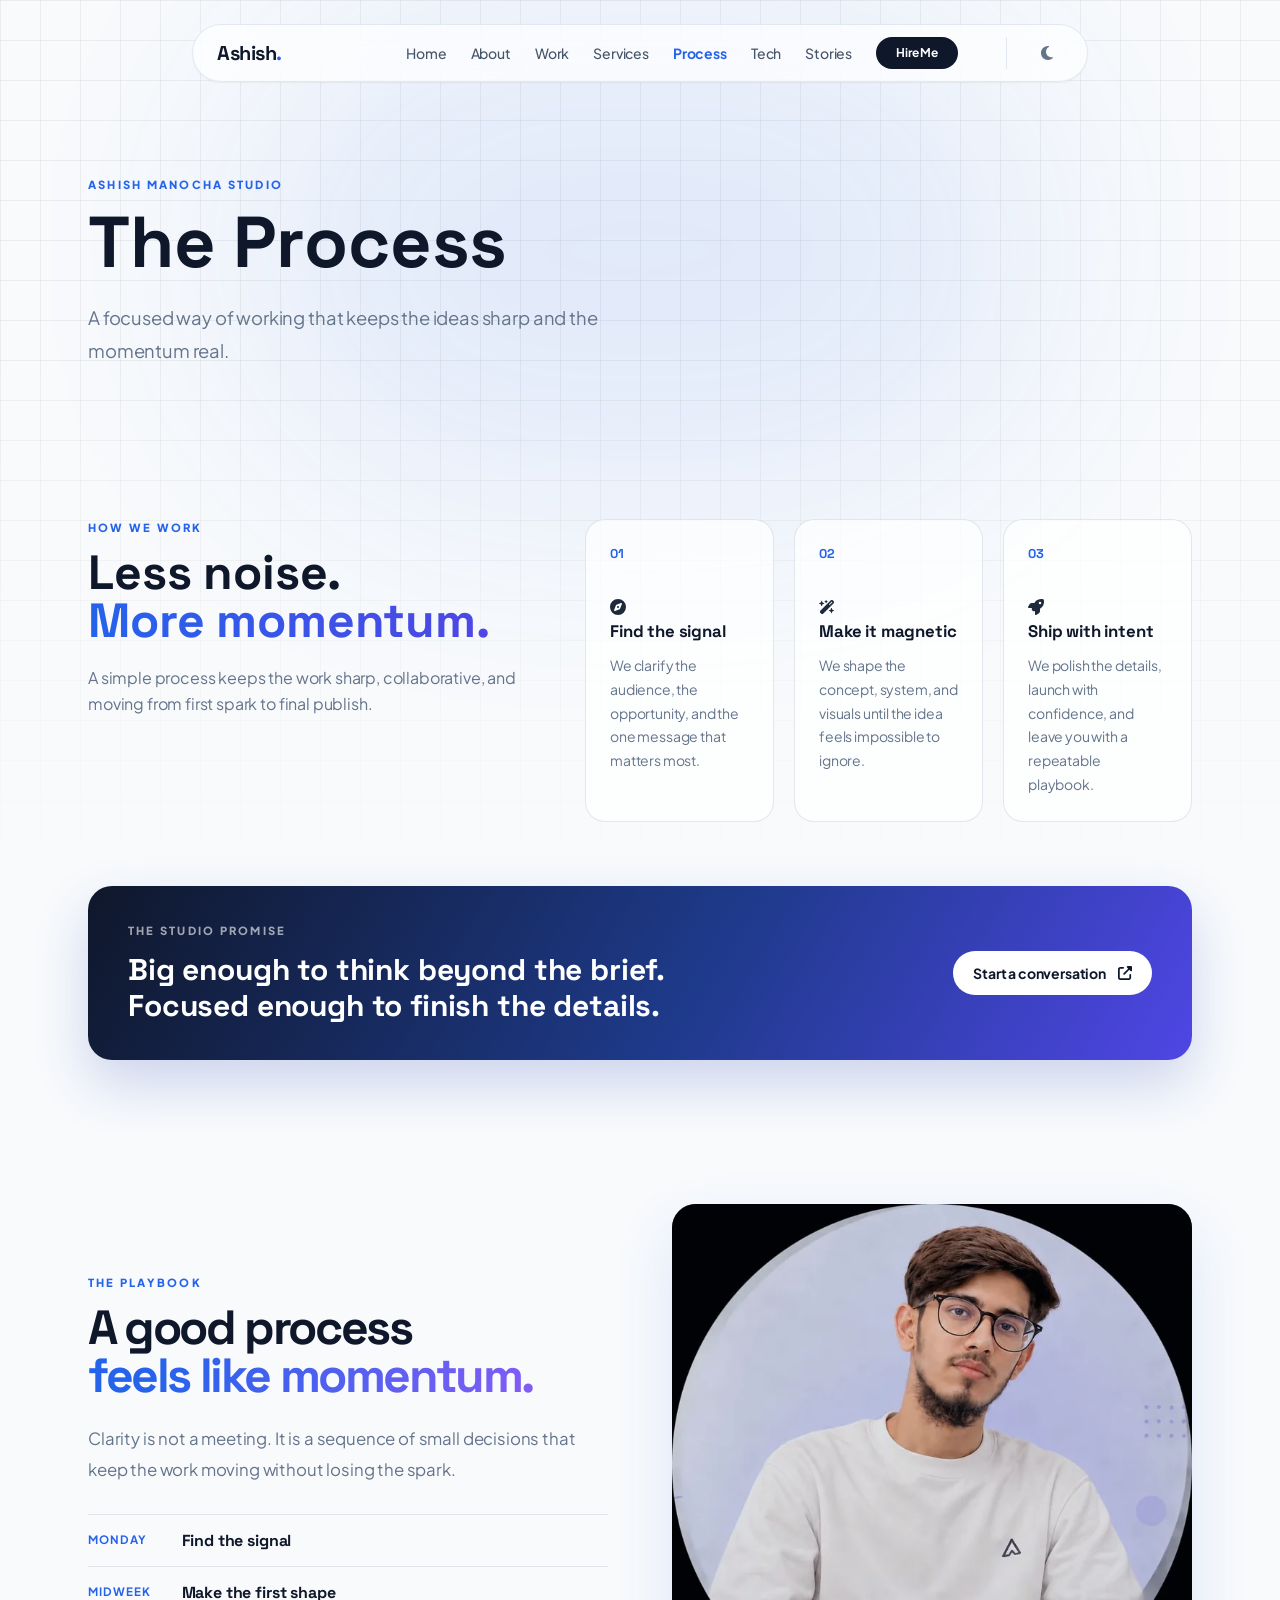
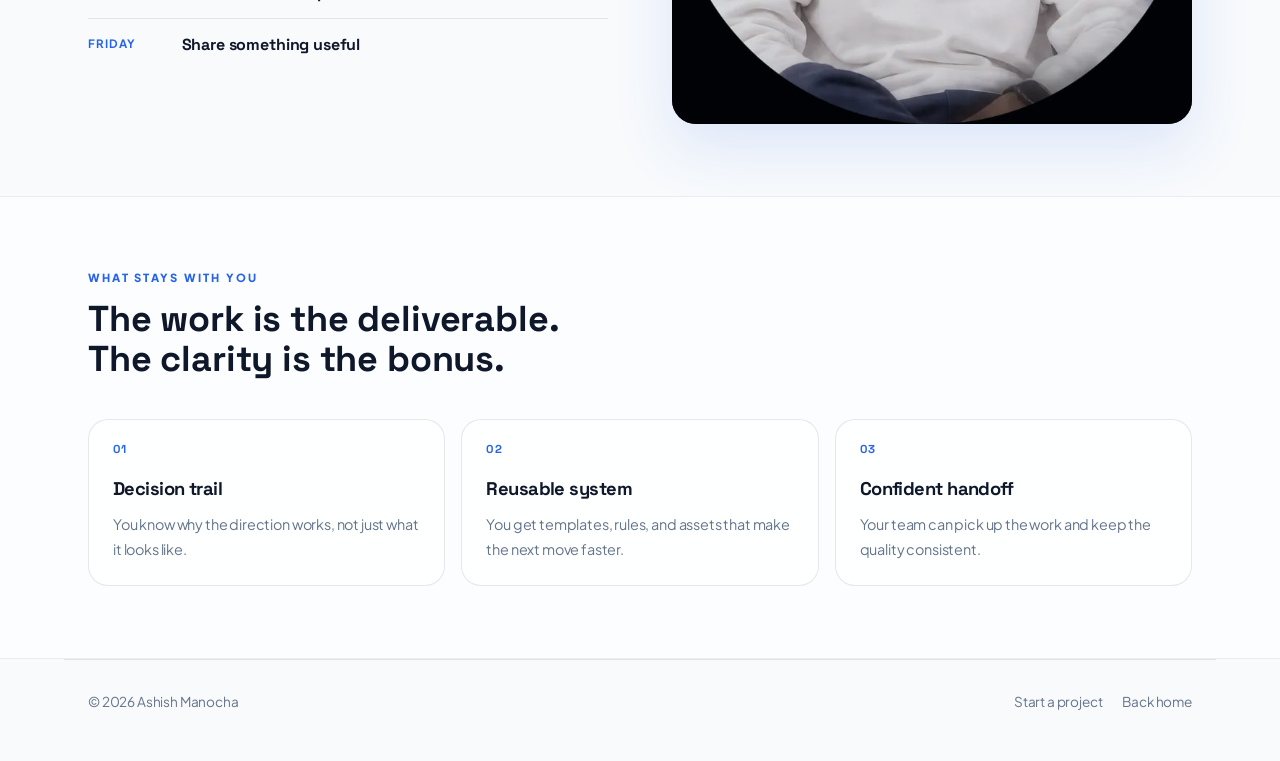
<file: process.html>
<!DOCTYPE html>
<html lang="en" class="scroll-smooth">
<head>
    <meta charset="UTF-8">
    <meta name="viewport" content="width=device-width, initial-scale=1.0">

    <title>Creative Design Process | Ashish Manocha</title>
    <meta name="description" content="Ashish Manocha’s design process from discovery and research to deployment and iteration for digital products.">
    <meta name="author" content="Ashish Manocha">
    <meta name="theme-color" content="#2563eb" media="(prefers-color-scheme: light)">
    <meta name="theme-color" content="#0f172a" media="(prefers-color-scheme: dark)">
    <meta name="color-scheme" content="light dark">
    <link rel="canonical" href="https://ashish-manocha.vercel.app/process.html">

    <link rel="icon" href="/favicon.ico" sizes="any">
    <link rel="icon" type="image/png" sizes="32x32" href="/favicon-32x32.png">
    <link rel="icon" type="image/png" sizes="16x16" href="/favicon-16x16.png">
    <link rel="apple-touch-icon" sizes="180x180" href="/apple-touch-icon.png">
    <link rel="mask-icon" href="/safari-pinned-tab.svg" color="#2563eb">
    <link rel="manifest" href="/site.webmanifest">

    <meta property="og:type" content="website">
    <meta property="og:site_name" content="Ashish Manocha">
    <meta property="og:locale" content="en_US">
    <meta property="og:title" content="Creative Design Process | Ashish Manocha">
    <meta property="og:description" content="Ashish Manocha’s design process from discovery and research to deployment and iteration for digital products.">
    <meta property="og:url" content="https://ashish-manocha.vercel.app/process.html">
    <meta property="og:image" content="https://ashish-manocha.vercel.app/images/og-image.jpg">
    <meta property="og:image:width" content="1200">
    <meta property="og:image:height" content="630">
    <meta property="og:image:alt" content="Ashish Manocha, independent creative digital studio">

    <meta name="twitter:card" content="summary_large_image">
    <meta name="twitter:title" content="Creative Design Process | Ashish Manocha">
    <meta name="twitter:description" content="Ashish Manocha’s design process from discovery and research to deployment and iteration for digital products.">
    <meta name="twitter:image" content="https://ashish-manocha.vercel.app/images/og-image.jpg">
    <meta name="twitter:image:alt" content="Ashish Manocha, independent creative digital studio">

    <link rel="preload" as="font" type="font/woff2" href="fonts/plus-jakarta-sans.woff2" crossorigin>
    <link rel="preload" as="font" type="font/woff2" href="fonts/space-grotesk.woff2" crossorigin>

    <link rel="stylesheet" href="fonts.css">
    <link rel="stylesheet" href="styles.css">
    <link rel="stylesheet" href="tailwind.css">

    <script type="application/ld+json">
    {
      "@context": "https://schema.org",
      "@type": "WebPage",
      "url": "https://ashish-manocha.vercel.app/process.html",
      "name": "Creative Design Process | Ashish Manocha",
      "description": "Ashish Manocha’s design process from discovery and research to deployment and iteration for digital products.",
      "isPartOf": {
        "@id": "https://ashish-manocha.vercel.app/#site"
      },
      "inLanguage": "en",
      "breadcrumb": {
        "@type": "BreadcrumbList",
        "itemListElement": [
          {
            "@type": "ListItem",
            "position": 1,
            "name": "Home",
            "item": "https://ashish-manocha.vercel.app/"
          },
          {
            "@type": "ListItem",
            "position": 2,
            "name": "Process",
            "item": "https://ashish-manocha.vercel.app/process.html"
          }
        ]
      }
    }
    </script>
</head>

<body class="bg-slate-50 text-slate-800 dark:bg-dark dark:text-slate-200 transition-colors duration-500 selection:bg-primary selection:text-white overflow-x-hidden standalone-page"><svg xmlns="http://www.w3.org/2000/svg" class="sprite" aria-hidden="true"><symbol id="i-arrow-down" viewBox="0 0 384 512"><path d="M169.4 470.6c12.5 12.5 32.8 12.5 45.3 0l160-160c12.5-12.5 12.5-32.8 0-45.3s-32.8-12.5-45.3 0L224 370.8 224 64c0-17.7-14.3-32-32-32s-32 14.3-32 32l0 306.7L54.6 265.4c-12.5-12.5-32.8-12.5-45.3 0s-12.5 32.8 0 45.3l160 160z"/></symbol><symbol id="i-arrow-right" viewBox="0 0 448 512"><path d="M438.6 278.6c12.5-12.5 12.5-32.8 0-45.3l-160-160c-12.5-12.5-32.8-12.5-45.3 0s-12.5 32.8 0 45.3L338.8 224 32 224c-17.7 0-32 14.3-32 32s14.3 32 32 32l306.7 0L233.4 393.4c-12.5 12.5-12.5 32.8 0 45.3s32.8 12.5 45.3 0l160-160z"/></symbol><symbol id="i-arrow-up" viewBox="0 0 384 512"><path d="M214.6 41.4c-12.5-12.5-32.8-12.5-45.3 0l-160 160c-12.5 12.5-12.5 32.8 0 45.3s32.8 12.5 45.3 0L160 141.2V448c0 17.7 14.3 32 32 32s32-14.3 32-32V141.2L329.4 246.6c12.5 12.5 32.8 12.5 45.3 0s12.5-32.8 0-45.3l-160-160z"/></symbol><symbol id="i-arrow-up-right-and-arrow-down-left-from-center" viewBox="0 0 512 512"><path d="M200 32H56C42.7 32 32 42.7 32 56V200c0 9.7 5.8 18.5 14.8 22.2s19.3 1.7 26.2-5.2l40-40 79 79-79 79L73 295c-6.9-6.9-17.2-8.9-26.2-5.2S32 302.3 32 312V456c0 13.3 10.7 24 24 24H200c9.7 0 18.5-5.8 22.2-14.8s1.7-19.3-5.2-26.2l-40-40 79-79 79 79-40 40c-6.9 6.9-8.9 17.2-5.2 26.2s12.5 14.8 22.2 14.8H456c13.3 0 24-10.7 24-24V312c0-9.7-5.8-18.5-14.8-22.2s-19.3-1.7-26.2 5.2l-40 40-79-79 79-79 40 40c6.9 6.9 17.2 8.9 26.2 5.2s14.8-12.5 14.8-22.2V56c0-13.3-10.7-24-24-24H312c-9.7 0-18.5 5.8-22.2 14.8s-1.7 19.3 5.2 26.2l40 40-79 79-79-79 40-40c6.9-6.9 8.9-17.2 5.2-26.2S209.7 32 200 32z"/></symbol><symbol id="i-arrow-up-right-from-square" viewBox="0 0 512 512"><path d="M352 0c-12.9 0-24.6 7.8-29.6 19.8s-2.2 25.7 6.9 34.9L370.7 96 201.4 265.4c-12.5 12.5-12.5 32.8 0 45.3s32.8 12.5 45.3 0L416 141.3l41.4 41.4c9.2 9.2 22.9 11.9 34.9 6.9s19.8-16.6 19.8-29.6V32c0-17.7-14.3-32-32-32H352zM80 32C35.8 32 0 67.8 0 112V432c0 44.2 35.8 80 80 80H400c44.2 0 80-35.8 80-80V320c0-17.7-14.3-32-32-32s-32 14.3-32 32V432c0 8.8-7.2 16-16 16H80c-8.8 0-16-7.2-16-16V112c0-8.8 7.2-16 16-16H192c17.7 0 32-14.3 32-32s-14.3-32-32-32H80z"/></symbol><symbol id="i-bars" viewBox="0 0 448 512"><path d="M0 96C0 78.3 14.3 64 32 64H416c17.7 0 32 14.3 32 32s-14.3 32-32 32H32C14.3 128 0 113.7 0 96zM0 256c0-17.7 14.3-32 32-32H416c17.7 0 32 14.3 32 32s-14.3 32-32 32H32c-17.7 0-32-14.3-32-32zM448 416c0 17.7-14.3 32-32 32H32c-17.7 0-32-14.3-32-32s14.3-32 32-32H416c17.7 0 32 14.3 32 32z"/></symbol><symbol id="i-bolt" viewBox="0 0 448 512"><path d="M349.4 44.6c5.9-13.7 1.5-29.7-10.6-38.5s-28.6-8-39.9 1.8l-256 224c-10 8.8-13.6 22.9-8.9 35.3S50.7 288 64 288H175.5L98.6 467.4c-5.9 13.7-1.5 29.7 10.6 38.5s28.6 8 39.9-1.8l256-224c10-8.8 13.6-22.9 8.9-35.3s-16.6-20.7-30-20.7H272.5L349.4 44.6z"/></symbol><symbol id="i-check" viewBox="0 0 448 512"><path d="M438.6 105.4c12.5 12.5 12.5 32.8 0 45.3l-256 256c-12.5 12.5-32.8 12.5-45.3 0l-128-128c-12.5-12.5-12.5-32.8 0-45.3s32.8-12.5 45.3 0L160 338.7 393.4 105.4c12.5-12.5 32.8-12.5 45.3 0z"/></symbol><symbol id="i-check-circle" viewBox="0 0 512 512"><path d="M256 512A256 256 0 1 0 256 0a256 256 0 1 0 0 512zM369 209L241 337c-9.4 9.4-24.6 9.4-33.9 0l-64-64c-9.4-9.4-9.4-24.6 0-33.9s24.6-9.4 33.9 0l47 47L335 175c9.4-9.4 24.6-9.4 33.9 0s9.4 24.6 0 33.9z"/></symbol><symbol id="i-circle-check" viewBox="0 0 512 512"><path d="M256 512A256 256 0 1 0 256 0a256 256 0 1 0 0 512zM369 209L241 337c-9.4 9.4-24.6 9.4-33.9 0l-64-64c-9.4-9.4-9.4-24.6 0-33.9s24.6-9.4 33.9 0l47 47L335 175c9.4-9.4 24.6-9.4 33.9 0s9.4 24.6 0 33.9z"/></symbol><symbol id="i-circle-notch" viewBox="0 0 512 512"><path d="M222.7 32.1c5 16.9-4.6 34.8-21.5 39.8C121.8 95.6 64 169.1 64 256c0 106 86 192 192 192s192-86 192-192c0-86.9-57.8-160.4-137.1-184.1c-16.9-5-26.6-22.9-21.5-39.8s22.9-26.6 39.8-21.5C434.9 42.1 512 140 512 256c0 141.4-114.6 256-256 256S0 397.4 0 256C0 140 77.1 42.1 182.9 10.6c16.9-5 34.8 4.6 39.8 21.5z"/></symbol><symbol id="i-code" viewBox="0 0 640 512"><path d="M392.8 1.2c-17-4.9-34.7 5-39.6 22l-128 448c-4.9 17 5 34.7 22 39.6s34.7-5 39.6-22l128-448c4.9-17-5-34.7-22-39.6zm80.6 120.1c-12.5 12.5-12.5 32.8 0 45.3L562.7 256l-89.4 89.4c-12.5 12.5-12.5 32.8 0 45.3s32.8 12.5 45.3 0l112-112c12.5-12.5 12.5-32.8 0-45.3l-112-112c-12.5-12.5-32.8-12.5-45.3 0zm-306.7 0c-12.5-12.5-32.8-12.5-45.3 0l-112 112c-12.5 12.5-12.5 32.8 0 45.3l112 112c12.5 12.5 32.8 12.5 45.3 0s12.5-32.8 0-45.3L77.3 256l89.4-89.4c12.5-12.5 12.5-32.8 0-45.3z"/></symbol><symbol id="i-comments" viewBox="0 0 640 512"><path d="M208 352c114.9 0 208-78.8 208-176S322.9 0 208 0S0 78.8 0 176c0 38.6 14.7 74.3 39.6 103.4c-3.5 9.4-8.7 17.7-14.2 24.7c-4.8 6.2-9.7 11-13.3 14.3c-1.8 1.6-3.3 2.9-4.3 3.7c-.5 .4-.9 .7-1.1 .8l-.2 .2 0 0 0 0C1 327.2-1.4 334.4 .8 340.9S9.1 352 16 352c21.8 0 43.8-5.6 62.1-12.5c9.2-3.5 17.8-7.4 25.3-11.4C134.1 343.3 169.8 352 208 352zM448 176c0 112.3-99.1 196.9-216.5 207C255.8 457.4 336.4 512 432 512c38.2 0 73.9-8.7 104.7-23.9c7.5 4 16 7.9 25.2 11.4c18.3 6.9 40.3 12.5 62.1 12.5c6.9 0 13.1-4.5 15.2-11.1c2.1-6.6-.2-13.8-5.8-17.9l0 0 0 0-.2-.2c-.2-.2-.6-.4-1.1-.8c-1-.8-2.5-2-4.3-3.7c-3.6-3.3-8.5-8.1-13.3-14.3c-5.5-7-10.7-15.4-14.2-24.7c24.9-29 39.6-64.7 39.6-103.4c0-92.8-84.9-168.9-192.6-175.5c.4 5.1 .6 10.3 .6 15.5z"/></symbol><symbol id="i-compass" viewBox="0 0 512 512"><path d="M256 512A256 256 0 1 0 256 0a256 256 0 1 0 0 512zm50.7-186.9L162.4 380.6c-19.4 7.5-38.5-11.6-31-31l55.5-144.3c3.3-8.5 9.9-15.1 18.4-18.4l144.3-55.5c19.4-7.5 38.5 11.6 31 31L325.1 306.7c-3.2 8.5-9.9 15.1-18.4 18.4zM288 256a32 32 0 1 0 -64 0 32 32 0 1 0 64 0z"/></symbol><symbol id="i-database" viewBox="0 0 448 512"><path d="M448 80v48c0 44.2-100.3 80-224 80S0 172.2 0 128V80C0 35.8 100.3 0 224 0S448 35.8 448 80zM393.2 214.7c20.8-7.4 39.9-16.9 54.8-28.6V288c0 44.2-100.3 80-224 80S0 332.2 0 288V186.1c14.9 11.8 34 21.2 54.8 28.6C99.7 230.7 159.5 240 224 240s124.3-9.3 169.2-25.3zM0 346.1c14.9 11.8 34 21.2 54.8 28.6C99.7 390.7 159.5 400 224 400s124.3-9.3 169.2-25.3c20.8-7.4 39.9-16.9 54.8-28.6V432c0 44.2-100.3 80-224 80S0 476.2 0 432V346.1z"/></symbol><symbol id="i-dribbble" viewBox="0 0 512 512"><path d="M256 8C119.252 8 8 119.252 8 256s111.252 248 248 248 248-111.252 248-248S392.748 8 256 8zm163.97 114.366c29.503 36.046 47.369 81.957 47.835 131.955-6.984-1.477-77.018-15.682-147.502-6.818-5.752-14.041-11.181-26.393-18.617-41.614 78.321-31.977 113.818-77.482 118.284-83.523zM396.421 97.87c-3.81 5.427-35.697 48.286-111.021 76.519-34.712-63.776-73.185-116.168-79.04-124.008 67.176-16.193 137.966 1.27 190.061 47.489zm-230.48-33.25c5.585 7.659 43.438 60.116 78.537 122.509-99.087 26.313-186.36 25.934-195.834 25.809C62.38 147.205 106.678 92.573 165.941 64.62zM44.17 256.323c0-2.166.043-4.322.108-6.473 9.268.19 111.92 1.513 217.706-30.146 6.064 11.868 11.857 23.915 17.174 35.949-76.599 21.575-146.194 83.527-180.531 142.306C64.794 360.405 44.17 310.73 44.17 256.323zm81.807 167.113c22.127-45.233 82.178-103.622 167.579-132.756 29.74 77.283 42.039 142.053 45.189 160.638-68.112 29.013-150.015 21.053-212.768-27.882zm248.38 8.489c-2.171-12.886-13.446-74.897-41.152-151.033 66.38-10.626 124.7 6.768 131.947 9.055-9.442 58.941-43.273 109.844-90.795 141.978z"/></symbol><symbol id="i-envelope" viewBox="0 0 512 512"><path d="M48 64C21.5 64 0 85.5 0 112c0 15.1 7.1 29.3 19.2 38.4L236.8 313.6c11.4 8.5 27 8.5 38.4 0L492.8 150.4c12.1-9.1 19.2-23.3 19.2-38.4c0-26.5-21.5-48-48-48H48zM0 176V384c0 35.3 28.7 64 64 64H448c35.3 0 64-28.7 64-64V176L294.4 339.2c-22.8 17.1-54 17.1-76.8 0L0 176z"/></symbol><symbol id="i-film" viewBox="0 0 512 512"><path d="M0 96C0 60.7 28.7 32 64 32H448c35.3 0 64 28.7 64 64V416c0 35.3-28.7 64-64 64H64c-35.3 0-64-28.7-64-64V96zM48 368v32c0 8.8 7.2 16 16 16H96c8.8 0 16-7.2 16-16V368c0-8.8-7.2-16-16-16H64c-8.8 0-16 7.2-16 16zm368-16c-8.8 0-16 7.2-16 16v32c0 8.8 7.2 16 16 16h32c8.8 0 16-7.2 16-16V368c0-8.8-7.2-16-16-16H416zM48 240v32c0 8.8 7.2 16 16 16H96c8.8 0 16-7.2 16-16V240c0-8.8-7.2-16-16-16H64c-8.8 0-16 7.2-16 16zm368-16c-8.8 0-16 7.2-16 16v32c0 8.8 7.2 16 16 16h32c8.8 0 16-7.2 16-16V240c0-8.8-7.2-16-16-16H416zM48 112v32c0 8.8 7.2 16 16 16H96c8.8 0 16-7.2 16-16V112c0-8.8-7.2-16-16-16H64c-8.8 0-16 7.2-16 16zM416 96c-8.8 0-16 7.2-16 16v32c0 8.8 7.2 16 16 16h32c8.8 0 16-7.2 16-16V112c0-8.8-7.2-16-16-16H416zM160 128v64c0 17.7 14.3 32 32 32H320c17.7 0 32-14.3 32-32V128c0-17.7-14.3-32-32-32H192c-17.7 0-32 14.3-32 32zm32 160c-17.7 0-32 14.3-32 32v64c0 17.7 14.3 32 32 32H320c17.7 0 32-14.3 32-32V320c0-17.7-14.3-32-32-32H192z"/></symbol><symbol id="i-github" viewBox="0 0 496 512"><path d="M165.9 397.4c0 2-2.3 3.6-5.2 3.6-3.3.3-5.6-1.3-5.6-3.6 0-2 2.3-3.6 5.2-3.6 3-.3 5.6 1.3 5.6 3.6zm-31.1-4.5c-.7 2 1.3 4.3 4.3 4.9 2.6 1 5.6 0 6.2-2s-1.3-4.3-4.3-5.2c-2.6-.7-5.5.3-6.2 2.3zm44.2-1.7c-2.9.7-4.9 2.6-4.6 4.9.3 2 2.9 3.3 5.9 2.6 2.9-.7 4.9-2.6 4.6-4.6-.3-1.9-3-3.2-5.9-2.9zM244.8 8C106.1 8 0 113.3 0 252c0 110.9 69.8 205.8 169.5 239.2 12.8 2.3 17.3-5.6 17.3-12.1 0-6.2-.3-40.4-.3-61.4 0 0-70 15-84.7-29.8 0 0-11.4-29.1-27.8-36.6 0 0-22.9-15.7 1.6-15.4 0 0 24.9 2 38.6 25.8 21.9 38.6 58.6 27.5 72.9 20.9 2.3-16 8.8-27.1 16-33.7-55.9-6.2-112.3-14.3-112.3-110.5 0-27.5 7.6-41.3 23.6-58.9-2.6-6.5-11.1-33.3 2.6-67.9 20.9-6.5 69 27 69 27 20-5.6 41.5-8.5 62.8-8.5s42.8 2.9 62.8 8.5c0 0 48.1-33.6 69-27 13.7 34.7 5.2 61.4 2.6 67.9 16 17.7 25.8 31.5 25.8 58.9 0 96.5-58.9 104.2-114.8 110.5 9.2 7.9 17 22.9 17 46.4 0 33.7-.3 75.4-.3 83.6 0 6.5 4.6 14.4 17.3 12.1C428.2 457.8 496 362.9 496 252 496 113.3 383.5 8 244.8 8zM97.2 352.9c-1.3 1-1 3.3.7 5.2 1.6 1.6 3.9 2.3 5.2 1 1.3-1 1-3.3-.7-5.2-1.6-1.6-3.9-2.3-5.2-1zm-10.8-8.1c-.7 1.3.3 2.9 2.3 3.9 1.6 1 3.6.7 4.3-.7.7-1.3-.3-2.9-2.3-3.9-2-.6-3.6-.3-4.3.7zm32.4 35.6c-1.6 1.3-1 4.3 1.3 6.2 2.3 2.3 5.2 2.6 6.5 1 1.3-1.3.7-4.3-1.3-6.2-2.2-2.3-5.2-2.6-6.5-1zm-11.4-14.7c-1.6 1-1.6 3.6 0 5.9 1.6 2.3 4.3 3.3 5.6 2.3 1.6-1.3 1.6-3.9 0-6.2-1.4-2.3-4-3.3-5.6-2z"/></symbol><symbol id="i-image" viewBox="0 0 512 512"><path d="M0 96C0 60.7 28.7 32 64 32H448c35.3 0 64 28.7 64 64V416c0 35.3-28.7 64-64 64H64c-35.3 0-64-28.7-64-64V96zM323.8 202.5c-4.5-6.6-11.9-10.5-19.8-10.5s-15.4 3.9-19.8 10.5l-87 127.6L170.7 297c-4.6-5.7-11.5-9-18.7-9s-14.2 3.3-18.7 9l-64 80c-5.8 7.2-6.9 17.1-2.9 25.4s12.4 13.6 21.6 13.6h96 32H424c8.9 0 17.1-4.9 21.2-12.8s3.6-17.4-1.4-24.7l-120-176zM112 192a48 48 0 1 0 0-96 48 48 0 1 0 0 96z"/></symbol><symbol id="i-layer-group" viewBox="0 0 576 512"><path d="M264.5 5.2c14.9-6.9 32.1-6.9 47 0l218.6 101c8.5 3.9 13.9 12.4 13.9 21.8s-5.4 17.9-13.9 21.8l-218.6 101c-14.9 6.9-32.1 6.9-47 0L45.9 149.8C37.4 145.8 32 137.3 32 128s5.4-17.9 13.9-21.8L264.5 5.2zM476.9 209.6l53.2 24.6c8.5 3.9 13.9 12.4 13.9 21.8s-5.4 17.9-13.9 21.8l-218.6 101c-14.9 6.9-32.1 6.9-47 0L45.9 277.8C37.4 273.8 32 265.3 32 256s5.4-17.9 13.9-21.8l53.2-24.6 152 70.2c23.4 10.8 50.4 10.8 73.8 0l152-70.2zm-152 198.2l152-70.2 53.2 24.6c8.5 3.9 13.9 12.4 13.9 21.8s-5.4 17.9-13.9 21.8l-218.6 101c-14.9 6.9-32.1 6.9-47 0L45.9 405.8C37.4 401.8 32 393.3 32 384s5.4-17.9 13.9-21.8l53.2-24.6 152 70.2c23.4 10.8 50.4 10.8 73.8 0z"/></symbol><symbol id="i-lightbulb" viewBox="0 0 384 512"><path d="M272 384c9.6-31.9 29.5-59.1 49.2-86.2l0 0c5.2-7.1 10.4-14.2 15.4-21.4c19.8-28.5 31.4-63 31.4-100.3C368 78.8 289.2 0 192 0S16 78.8 16 176c0 37.3 11.6 71.9 31.4 100.3c5 7.2 10.2 14.3 15.4 21.4l0 0c19.8 27.1 39.7 54.4 49.2 86.2H272zM192 512c44.2 0 80-35.8 80-80V416H112v16c0 44.2 35.8 80 80 80zM112 176c0 8.8-7.2 16-16 16s-16-7.2-16-16c0-61.9 50.1-112 112-112c8.8 0 16 7.2 16 16s-7.2 16-16 16c-44.2 0-80 35.8-80 80z"/></symbol><symbol id="i-linkedin" viewBox="0 0 448 512"><path d="M416 32H31.9C14.3 32 0 46.5 0 64.3v383.4C0 465.5 14.3 480 31.9 480H416c17.6 0 32-14.5 32-32.3V64.3c0-17.8-14.4-32.3-32-32.3zM135.4 416H69V202.2h66.5V416zm-33.2-243c-21.3 0-38.5-17.3-38.5-38.5S80.9 96 102.2 96c21.2 0 38.5 17.3 38.5 38.5 0 21.3-17.2 38.5-38.5 38.5zm282.1 243h-66.4V312c0-24.8-.5-56.7-34.5-56.7-34.6 0-39.9 27-39.9 54.9V416h-66.4V202.2h63.7v29.2h.9c8.9-16.8 30.6-34.5 62.9-34.5 67.2 0 79.7 44.3 79.7 101.9V416z"/></symbol><symbol id="i-map-marker-alt" viewBox="0 0 384 512"><path d="M215.7 499.2C267 435 384 279.4 384 192C384 86 298 0 192 0S0 86 0 192c0 87.4 117 243 168.3 307.2c12.3 15.3 35.1 15.3 47.4 0zM192 128a64 64 0 1 1 0 128 64 64 0 1 1 0-128z"/></symbol><symbol id="i-mobile-screen-button" viewBox="0 0 384 512"><path d="M16 64C16 28.7 44.7 0 80 0H304c35.3 0 64 28.7 64 64V448c0 35.3-28.7 64-64 64H80c-35.3 0-64-28.7-64-64V64zM224 448a32 32 0 1 0 -64 0 32 32 0 1 0 64 0zM304 64H80V384H304V64z"/></symbol><symbol id="i-moon" viewBox="0 0 384 512"><path d="M223.5 32C100 32 0 132.3 0 256S100 480 223.5 480c60.6 0 115.5-24.2 155.8-63.4c5-4.9 6.3-12.5 3.1-18.7s-10.1-9.7-17-8.5c-9.8 1.7-19.8 2.6-30.1 2.6c-96.9 0-175.5-78.8-175.5-176c0-65.8 36-123.1 89.3-153.3c6.1-3.5 9.2-10.5 7.7-17.3s-7.3-11.9-14.3-12.5c-6.3-.5-12.6-.8-19-.8z"/></symbol><symbol id="i-palette" viewBox="0 0 512 512"><path d="M512 256c0 .9 0 1.8 0 2.7c-.4 36.5-33.6 61.3-70.1 61.3H344c-26.5 0-48 21.5-48 48c0 3.4 .4 6.7 1 9.9c2.1 10.2 6.5 20 10.8 29.9c6.1 13.8 12.1 27.5 12.1 42c0 31.8-21.6 60.7-53.4 62c-3.5 .1-7 .2-10.6 .2C114.6 512 0 397.4 0 256S114.6 0 256 0S512 114.6 512 256zM128 288a32 32 0 1 0 -64 0 32 32 0 1 0 64 0zm0-96a32 32 0 1 0 0-64 32 32 0 1 0 0 64zM288 96a32 32 0 1 0 -64 0 32 32 0 1 0 64 0zm96 96a32 32 0 1 0 0-64 32 32 0 1 0 0 64z"/></symbol><symbol id="i-people-arrows" viewBox="0 0 640 512"><path d="M64 64a64 64 0 1 1 128 0A64 64 0 1 1 64 64zM25.9 233.4C29.3 191.9 64 160 105.6 160h44.8c27 0 51 13.4 65.5 34.1c-2.7 1.9-5.2 4-7.5 6.3l-64 64c-21.9 21.9-21.9 57.3 0 79.2L192 391.2V464c0 26.5-21.5 48-48 48H112c-26.5 0-48-21.5-48-48V348.3c-26.5-9.5-44.7-35.8-42.2-65.6l4.1-49.3zM448 64a64 64 0 1 1 128 0A64 64 0 1 1 448 64zM431.6 200.4c-2.3-2.3-4.9-4.4-7.5-6.3c14.5-20.7 38.6-34.1 65.5-34.1h44.8c41.6 0 76.3 31.9 79.7 73.4l4.1 49.3c2.5 29.8-15.7 56.1-42.2 65.6V464c0 26.5-21.5 48-48 48H496c-26.5 0-48-21.5-48-48V391.2l47.6-47.6c21.9-21.9 21.9-57.3 0-79.2l-64-64zM272 240v32h96V240c0-9.7 5.8-18.5 14.8-22.2s19.3-1.7 26.2 5.2l64 64c9.4 9.4 9.4 24.6 0 33.9l-64 64c-6.9 6.9-17.2 8.9-26.2 5.2s-14.8-12.5-14.8-22.2V336H272v32c0 9.7-5.8 18.5-14.8 22.2s-19.3 1.7-26.2-5.2l-64-64c-9.4-9.4-9.4-24.6 0-33.9l64-64c6.9-6.9 17.2-8.9 26.2-5.2s14.8 12.5 14.8 22.2z"/></symbol><symbol id="i-phone" viewBox="0 0 512 512"><path d="M164.9 24.6c-7.7-18.6-28-28.5-47.4-23.2l-88 24C12.1 30.2 0 46 0 64C0 311.4 200.6 512 448 512c18 0 33.8-12.1 38.6-29.5l24-88c5.3-19.4-4.6-39.7-23.2-47.4l-96-40c-16.3-6.8-35.2-2.1-46.3 11.6L304.7 368C234.3 334.7 177.3 277.7 144 207.3L193.3 167c13.7-11.2 18.4-30 11.6-46.3l-40-96z"/></symbol><symbol id="i-plus" viewBox="0 0 448 512"><path d="M256 80c0-17.7-14.3-32-32-32s-32 14.3-32 32V224H48c-17.7 0-32 14.3-32 32s14.3 32 32 32H192V432c0 17.7 14.3 32 32 32s32-14.3 32-32V288H400c17.7 0 32-14.3 32-32s-14.3-32-32-32H256V80z"/></symbol><symbol id="i-quote-right" viewBox="0 0 448 512"><path d="M448 296c0 66.3-53.7 120-120 120h-8c-17.7 0-32-14.3-32-32s14.3-32 32-32h8c30.9 0 56-25.1 56-56v-8H320c-35.3 0-64-28.7-64-64V160c0-35.3 28.7-64 64-64h64c35.3 0 64 28.7 64 64v32 32 72zm-256 0c0 66.3-53.7 120-120 120H64c-17.7 0-32-14.3-32-32s14.3-32 32-32h8c30.9 0 56-25.1 56-56v-8H64c-35.3 0-64-28.7-64-64V160c0-35.3 28.7-64 64-64h64c35.3 0 64 28.7 64 64v32 32 72z"/></symbol><symbol id="i-robot" viewBox="0 0 640 512"><path d="M320 0c17.7 0 32 14.3 32 32V96H472c39.8 0 72 32.2 72 72V440c0 39.8-32.2 72-72 72H168c-39.8 0-72-32.2-72-72V168c0-39.8 32.2-72 72-72H288V32c0-17.7 14.3-32 32-32zM208 384c-8.8 0-16 7.2-16 16s7.2 16 16 16h32c8.8 0 16-7.2 16-16s-7.2-16-16-16H208zm96 0c-8.8 0-16 7.2-16 16s7.2 16 16 16h32c8.8 0 16-7.2 16-16s-7.2-16-16-16H304zm96 0c-8.8 0-16 7.2-16 16s7.2 16 16 16h32c8.8 0 16-7.2 16-16s-7.2-16-16-16H400zM264 256a40 40 0 1 0 -80 0 40 40 0 1 0 80 0zm152 40a40 40 0 1 0 0-80 40 40 0 1 0 0 80zM48 224H64V416H48c-26.5 0-48-21.5-48-48V272c0-26.5 21.5-48 48-48zm544 0c26.5 0 48 21.5 48 48v96c0 26.5-21.5 48-48 48H576V224h16z"/></symbol><symbol id="i-rocket" viewBox="0 0 512 512"><path d="M156.6 384.9L125.7 354c-8.5-8.5-11.5-20.8-7.7-32.2c3-8.9 7-20.5 11.8-33.8L24 288c-8.6 0-16.6-4.6-20.9-12.1s-4.2-16.7 .2-24.1l52.5-88.5c13-21.9 36.5-35.3 61.9-35.3l82.3 0c2.4-4 4.8-7.7 7.2-11.3C289.1-4.1 411.1-8.1 483.9 5.3c11.6 2.1 20.6 11.2 22.8 22.8c13.4 72.9 9.3 194.8-111.4 276.7c-3.5 2.4-7.3 4.8-11.3 7.2v82.3c0 25.4-13.4 49-35.3 61.9l-88.5 52.5c-7.4 4.4-16.6 4.5-24.1 .2s-12.1-12.2-12.1-20.9V380.8c-14.1 4.9-26.4 8.9-35.7 11.9c-11.2 3.6-23.4 .5-31.8-7.8zM384 168a40 40 0 1 0 0-80 40 40 0 1 0 0 80z"/></symbol><symbol id="i-route" viewBox="0 0 512 512"><path d="M512 96c0 50.2-59.1 125.1-84.6 155c-3.8 4.4-9.4 6.1-14.5 5H320c-17.7 0-32 14.3-32 32s14.3 32 32 32h96c53 0 96 43 96 96s-43 96-96 96H139.6c8.7-9.9 19.3-22.6 30-36.8c6.3-8.4 12.8-17.6 19-27.2H416c17.7 0 32-14.3 32-32s-14.3-32-32-32H320c-53 0-96-43-96-96s43-96 96-96h39.8c-21-31.5-39.8-67.7-39.8-96c0-53 43-96 96-96s96 43 96 96zM117.1 489.1c-3.8 4.3-7.2 8.1-10.1 11.3l-1.8 2-.2-.2c-6 4.6-14.6 4-20-1.8C59.8 473 0 402.5 0 352c0-53 43-96 96-96s96 43 96 96c0 30-21.1 67-43.5 97.9c-10.7 14.7-21.7 28-30.8 38.5l-.6 .7zM128 352a32 32 0 1 0 -64 0 32 32 0 1 0 64 0zM416 128a32 32 0 1 0 0-64 32 32 0 1 0 0 64z"/></symbol><symbol id="i-share-nodes" viewBox="0 0 448 512"><path d="M352 224c53 0 96-43 96-96s-43-96-96-96s-96 43-96 96c0 4 .2 8 .7 11.9l-94.1 47C145.4 170.2 121.9 160 96 160c-53 0-96 43-96 96s43 96 96 96c25.9 0 49.4-10.2 66.6-26.9l94.1 47c-.5 3.9-.7 7.8-.7 11.9c0 53 43 96 96 96s96-43 96-96s-43-96-96-96c-25.9 0-49.4 10.2-66.6 26.9l-94.1-47c.5-3.9 .7-7.8 .7-11.9s-.2-8-.7-11.9l94.1-47C302.6 213.8 326.1 224 352 224z"/></symbol><symbol id="i-sun" viewBox="0 0 512 512"><path d="M361.5 1.2c5 2.1 8.6 6.6 9.6 11.9L391 121l107.9 19.8c5.3 1 9.8 4.6 11.9 9.6s1.5 10.7-1.6 15.2L446.9 256l62.3 90.3c3.1 4.5 3.7 10.2 1.6 15.2s-6.6 8.6-11.9 9.6L391 391 371.1 498.9c-1 5.3-4.6 9.8-9.6 11.9s-10.7 1.5-15.2-1.6L256 446.9l-90.3 62.3c-4.5 3.1-10.2 3.7-15.2 1.6s-8.6-6.6-9.6-11.9L121 391 13.1 371.1c-5.3-1-9.8-4.6-11.9-9.6s-1.5-10.7 1.6-15.2L65.1 256 2.8 165.7c-3.1-4.5-3.7-10.2-1.6-15.2s6.6-8.6 11.9-9.6L121 121 140.9 13.1c1-5.3 4.6-9.8 9.6-11.9s10.7-1.5 15.2 1.6L256 65.1 346.3 2.8c4.5-3.1 10.2-3.7 15.2-1.6zM160 256a96 96 0 1 1 192 0 96 96 0 1 1 -192 0zm224 0a128 128 0 1 0 -256 0 128 128 0 1 0 256 0z"/></symbol><symbol id="i-times" viewBox="0 0 384 512"><path d="M342.6 150.6c12.5-12.5 12.5-32.8 0-45.3s-32.8-12.5-45.3 0L192 210.7 86.6 105.4c-12.5-12.5-32.8-12.5-45.3 0s-12.5 32.8 0 45.3L146.7 256 41.4 361.4c-12.5 12.5-12.5 32.8 0 45.3s32.8 12.5 45.3 0L192 301.3 297.4 406.6c12.5 12.5 32.8 12.5 45.3 0s12.5-32.8 0-45.3L237.3 256 342.6 150.6z"/></symbol><symbol id="i-twitter" viewBox="0 0 512 512"><path d="M459.37 151.716c.325 4.548.325 9.097.325 13.645 0 138.72-105.583 298.558-298.558 298.558-59.452 0-114.68-17.219-161.137-47.106 8.447.974 16.568 1.299 25.34 1.299 49.055 0 94.213-16.568 130.274-44.832-46.132-.975-84.792-31.188-98.112-72.772 6.498.974 12.995 1.624 19.818 1.624 9.421 0 18.843-1.3 27.614-3.573-48.081-9.747-84.143-51.98-84.143-102.985v-1.299c13.969 7.797 30.214 12.67 47.431 13.319-28.264-18.843-46.781-51.005-46.781-87.391 0-19.492 5.197-37.36 14.294-52.954 51.655 63.675 129.3 105.258 216.365 109.807-1.624-7.797-2.599-15.918-2.599-24.04 0-57.828 46.782-104.934 104.934-104.934 30.213 0 57.502 12.67 76.67 33.137 23.715-4.548 46.456-13.32 66.599-25.34-7.798 24.366-24.366 44.833-46.132 57.827 21.117-2.273 41.584-8.122 60.426-16.243-14.292 20.791-32.161 39.308-52.628 54.253z"/></symbol><symbol id="i-wand-magic-sparkles" viewBox="0 0 576 512"><path d="M234.7 42.7L197 56.8c-3 1.1-5 4-5 7.2s2 6.1 5 7.2l37.7 14.1L248.8 123c1.1 3 4 5 7.2 5s6.1-2 7.2-5l14.1-37.7L315 71.2c3-1.1 5-4 5-7.2s-2-6.1-5-7.2L277.3 42.7 263.2 5c-1.1-3-4-5-7.2-5s-6.1 2-7.2 5L234.7 42.7zM46.1 395.4c-18.7 18.7-18.7 49.1 0 67.9l34.6 34.6c18.7 18.7 49.1 18.7 67.9 0L529.9 116.5c18.7-18.7 18.7-49.1 0-67.9L495.3 14.1c-18.7-18.7-49.1-18.7-67.9 0L46.1 395.4zM484.6 82.6l-105 105-23.3-23.3 105-105 23.3 23.3zM7.5 117.2C3 118.9 0 123.2 0 128s3 9.1 7.5 10.8L64 160l21.2 56.5c1.7 4.5 6 7.5 10.8 7.5s9.1-3 10.8-7.5L128 160l56.5-21.2c4.5-1.7 7.5-6 7.5-10.8s-3-9.1-7.5-10.8L128 96 106.8 39.5C105.1 35 100.8 32 96 32s-9.1 3-10.8 7.5L64 96 7.5 117.2zm352 256c-4.5 1.7-7.5 6-7.5 10.8s3 9.1 7.5 10.8L416 416l21.2 56.5c1.7 4.5 6 7.5 10.8 7.5s9.1-3 10.8-7.5L480 416l56.5-21.2c4.5-1.7 7.5-6 7.5-10.8s-3-9.1-7.5-10.8L480 352l-21.2-56.5c-1.7-4.5-6-7.5-10.8-7.5s-9.1 3-10.8 7.5L416 352l-56.5 21.2z"/></symbol><symbol id="i-whatsapp" viewBox="0 0 448 512"><path d="M380.9 97.1C339 55.1 283.2 32 223.9 32c-122.4 0-222 99.6-222 222 0 39.1 10.2 77.3 29.6 111L0 480l117.7-30.9c32.4 17.7 68.9 27 106.1 27h.1c122.3 0 224.1-99.6 224.1-222 0-59.3-25.2-115-67.1-157zm-157 341.6c-33.2 0-65.7-8.9-94-25.7l-6.7-4-69.8 18.3L72 359.2l-4.4-7c-18.5-29.4-28.2-63.3-28.2-98.2 0-101.7 82.8-184.5 184.6-184.5 49.3 0 95.6 19.2 130.4 54.1 34.8 34.9 56.2 81.2 56.1 130.5 0 101.8-84.9 184.6-186.6 184.6zm101.2-138.2c-5.5-2.8-32.8-16.2-37.9-18-5.1-1.9-8.8-2.8-12.5 2.8-3.7 5.6-14.3 18-17.6 21.8-3.2 3.7-6.5 4.2-12 1.4-32.6-16.3-54-29.1-75.5-66-5.7-9.8 5.7-9.1 16.3-30.3 1.8-3.7.9-6.9-.5-9.7-1.4-2.8-12.5-30.1-17.1-41.2-4.5-10.8-9.1-9.3-12.5-9.5-3.2-.2-6.9-.2-10.6-.2-3.7 0-9.7 1.4-14.8 6.9-5.1 5.6-19.4 19-19.4 46.3 0 27.3 19.9 53.7 22.6 57.4 2.8 3.7 39.1 59.7 94.8 83.8 35.2 15.2 49 16.5 66.6 13.9 10.7-1.6 32.8-13.4 37.4-26.4 4.6-13 4.6-24.1 3.2-26.4-1.3-2.5-5-3.9-10.5-6.6z"/></symbol></svg>
    <div class="fixed inset-0 z-[1] bg-noise pointer-events-none opacity-40 mix-blend-overlay"></div>
    <div class="fixed inset-0 z-0 bg-grid-pattern pointer-events-none"></div>
<div class="fixed top-0 left-1/2 -translate-x-1/2 w-[800px] h-[500px] bg-primary/20 rounded-full blur-[120px] pointer-events-none opacity-50 dark:opacity-20 z-0"></div>
    
        <!-- Navigation -->
    <header class="fixed top-0 left-0 right-0 z-50 flex justify-center px-4 pt-6">
        <nav class="bg-white/70 dark:bg-surface/70 backdrop-blur-xl border border-slate-200 dark:border-white/10 rounded-full px-6 py-3 flex items-center gap-8 shadow-sm transition-all duration-300 w-full max-w-4xl justify-between md:justify-start reveal-on-scroll">
            
            <a href="index.html" class="text-xl font-bold font-display tracking-tight text-slate-900 dark:text-white hoverable magnetic-btn focus:outline-none relative z-20">
                Ashish<span class="text-primary">.</span>
            </a>

            <!-- Desktop Menu -->
            <div class="hidden md:flex items-center gap-6 text-sm font-medium ml-auto relative z-20" id="desktop-menu">
                <a href="index.html" class="nav-link text-slate-600 dark:text-slate-400 hover:text-primary dark:hover:text-white transition-colors hoverable magnetic-btn">Home</a>
                <a href="about.html" class="nav-link text-slate-600 dark:text-slate-400 hover:text-primary dark:hover:text-white transition-colors hoverable magnetic-btn">About</a>
                <a href="work.html" class="nav-link text-slate-600 dark:text-slate-400 hover:text-primary dark:hover:text-white transition-colors hoverable magnetic-btn">Work</a>
                <a href="services.html" class="nav-link text-slate-600 dark:text-slate-400 hover:text-primary dark:hover:text-white transition-colors hoverable magnetic-btn">Services</a>
                <a href="process.html" class="nav-link text-slate-600 dark:text-slate-400 hover:text-primary dark:hover:text-white transition-colors hoverable magnetic-btn">Process</a>
                <a href="technologies.html" class="nav-link text-slate-600 dark:text-slate-400 hover:text-primary dark:hover:text-white transition-colors hoverable magnetic-btn">Tech</a>
                <a href="stories.html" class="nav-link text-slate-600 dark:text-slate-400 hover:text-primary dark:hover:text-white transition-colors hoverable magnetic-btn">Stories</a>
                <a href="contact.html" class="px-5 py-2 bg-slate-900 dark:bg-white text-white dark:text-black rounded-full font-bold text-xs hover:scale-105 transition-transform hoverable magnetic-btn">Hire Me</a>
            </div>

            <div class="flex items-center gap-3 md:ml-4 border-l border-slate-200 dark:border-white/10 pl-4 md:pl-6 relative z-20">
                <button id="theme-toggle" aria-label="Toggle dark mode" class="w-8 h-8 rounded-full flex items-center justify-center text-slate-500 hover:bg-slate-100 dark:hover:bg-white/10 transition-colors hoverable magnetic-btn focus:outline-none">
                    <svg class="ico" aria-hidden="true" focusable="false"><use href="#i-moon"></use></svg>
                </button>
                <button id="mobile-menu-btn" aria-label="Open menu" class="md:hidden text-slate-900 dark:text-white p-1 hoverable magnetic-btn focus:outline-none">
                    <svg class="ico text-lg" aria-hidden="true" focusable="false"><use href="#i-bars"></use></svg>
                </button>
            </div>
        </nav>
    </header>

    <!-- Mobile Menu Overlay -->
    <div id="mobile-menu" class="fixed inset-0 z-[70] bg-white/95 dark:bg-black/95 backdrop-blur-xl flex flex-col items-center justify-center gap-8 opacity-0 pointer-events-none transition-all duration-300">
        <a href="index.html" class="text-3xl font-display font-bold mobile-link hover:text-primary hoverable">Home</a>
        <a href="about.html" class="text-3xl font-display font-bold mobile-link hover:text-primary hoverable">About</a>
        <a href="services.html" class="text-3xl font-display font-bold mobile-link hover:text-primary hoverable">Services</a>
        <a href="process.html" class="text-3xl font-display font-bold mobile-link hover:text-primary hoverable">Process</a>
        <a href="technologies.html" class="text-3xl font-display font-bold mobile-link hover:text-primary hoverable">Tech</a>
        <a href="work.html" class="text-3xl font-display font-bold mobile-link hover:text-primary hoverable">Work</a>
        <a href="stories.html" class="text-3xl font-display font-bold mobile-link hover:text-primary hoverable">Stories</a>
        <a href="contact.html" class="text-3xl font-display font-bold mobile-link hover:text-primary hoverable">Contact</a>
        <button id="close-menu" aria-label="Close menu" class="absolute top-8 right-8 text-slate-500 hover:text-black dark:hover:text-white hoverable">
            <svg class="ico text-2xl" aria-hidden="true" focusable="false"><use href="#i-times"></use></svg>
        </button>
    </div>


    <main class="relative z-10">
        <section class="page-hero"><div class="container mx-auto px-6 max-w-6xl"><p class="eyebrow text-primary">Ashish Manocha studio</p><h1 class="font-display text-5xl md:text-7xl font-bold text-slate-900 dark:text-white max-w-4xl">The Process</h1><p class="page-hero-copy">A focused way of working that keeps the ideas sharp and the momentum real.</p></div></section>
        <section id="process" class="section-spy py-24 relative z-10 overflow-hidden">
        <div class="container mx-auto px-6 max-w-6xl">
            <div class="grid grid-cols-1 lg:grid-cols-[.85fr_1.15fr] gap-12 items-start">
                <div class="reveal-on-scroll"><p class="eyebrow text-primary">How we work</p><h2 class="font-display text-4xl md:text-5xl font-bold text-slate-900 dark:text-white mb-5">Less noise.<br><span class="text-transparent bg-clip-text bg-gradient-to-r from-primary to-secondary">More momentum.</span></h2><p class="text-slate-500 leading-relaxed max-w-md">A simple process keeps the work sharp, collaborative, and moving from first spark to final publish.</p></div>
                <div class="grid grid-cols-1 md:grid-cols-3 gap-5">
                    <div class="process-card reveal-on-scroll"><span>01</span><svg class="ico" aria-hidden="true" focusable="false"><use href="#i-compass"></use></svg><h3>Find the signal</h3><p>We clarify the audience, the opportunity, and the one message that matters most.</p></div>
                    <div class="process-card reveal-on-scroll delay-100"><span>02</span><svg class="ico" aria-hidden="true" focusable="false"><use href="#i-wand-magic-sparkles"></use></svg><h3>Make it magnetic</h3><p>We shape the concept, system, and visuals until the idea feels impossible to ignore.</p></div>
                    <div class="process-card reveal-on-scroll delay-200"><span>03</span><svg class="ico" aria-hidden="true" focusable="false"><use href="#i-rocket"></use></svg><h3>Ship with intent</h3><p>We polish the details, launch with confidence, and leave you with a repeatable playbook.</p></div>
                </div>
            </div>
            <div class="studio-banner mt-16 reveal-on-scroll"><div><p class="eyebrow text-white/60">The studio promise</p><h3 class="text-2xl md:text-3xl font-display font-bold text-white">Big enough to think beyond the brief.<br>Focused enough to finish the details.</h3></div><a href="contact.html" class="inline-flex items-center gap-3 px-5 py-3 rounded-full bg-white text-slate-900 font-bold text-sm hover:scale-105 transition-transform">Start a conversation <svg class="ico" aria-hidden="true" focusable="false"><use href="#i-arrow-up-right-from-square"></use></svg></a></div>
        </div>
    </section>

    <!-- Experience Section -->
<section class="page-rich-section"><div class="container mx-auto px-6 max-w-6xl"><div class="page-image-panel page-image-panel-reverse"><div class="page-image-panel-media"><img src="images/generated-video-editing.webp" alt="Video editing studio process visual" srcset="images/portrait-240.webp 240w, images/portrait-360.webp 360w, images/portrait-480.webp 480w, images/portrait-720.webp 720w" sizes="(min-width:1024px) 500px, (min-width:768px) 60vw, 92vw" width="720" height="720" loading="eager" decoding="async" fetchpriority="high"></div><div class="page-image-panel-copy"><p class="eyebrow text-primary">The playbook</p><h2 class="font-display text-4xl md:text-5xl font-bold text-slate-900 dark:text-white">A good process<br><span class="home-gradient-text">feels like momentum.</span></h2><p>Clarity is not a meeting. It is a sequence of small decisions that keep the work moving without losing the spark.</p><div class="page-process-steps"><div><strong>Monday</strong><span>Find the signal</span></div><div><strong>Midweek</strong><span>Make the first shape</span></div><div><strong>Friday</strong><span>Share something useful</span></div></div></div></div></div></section><section class="page-rich-section page-rich-muted"><div class="container mx-auto px-6 max-w-6xl"><div class="page-section-heading"><p class="eyebrow text-primary">What stays with you</p><h2 class="font-display text-3xl md:text-4xl font-bold text-slate-900 dark:text-white">The work is the deliverable.<br>The clarity is the bonus.</h2></div><div class="page-card-grid"><article><span>01</span><h3>Decision trail</h3><p>You know why the direction works, not just what it looks like.</p></article><article><span>02</span><h3>Reusable system</h3><p>You get templates, rules, and assets that make the next move faster.</p></article><article><span>03</span><h3>Confident handoff</h3><p>Your team can pick up the work and keep the quality consistent.</p></article></div></div></section>
    </main>
    <footer class="standalone-footer"><span>© <span id="year">2026</span> Ashish Manocha</span><div><a href="contact.html">Start a project</a><a href="index.html">Back home</a></div></footer>
    <script src="script.js" defer></script>
</body>
</html>
</file>
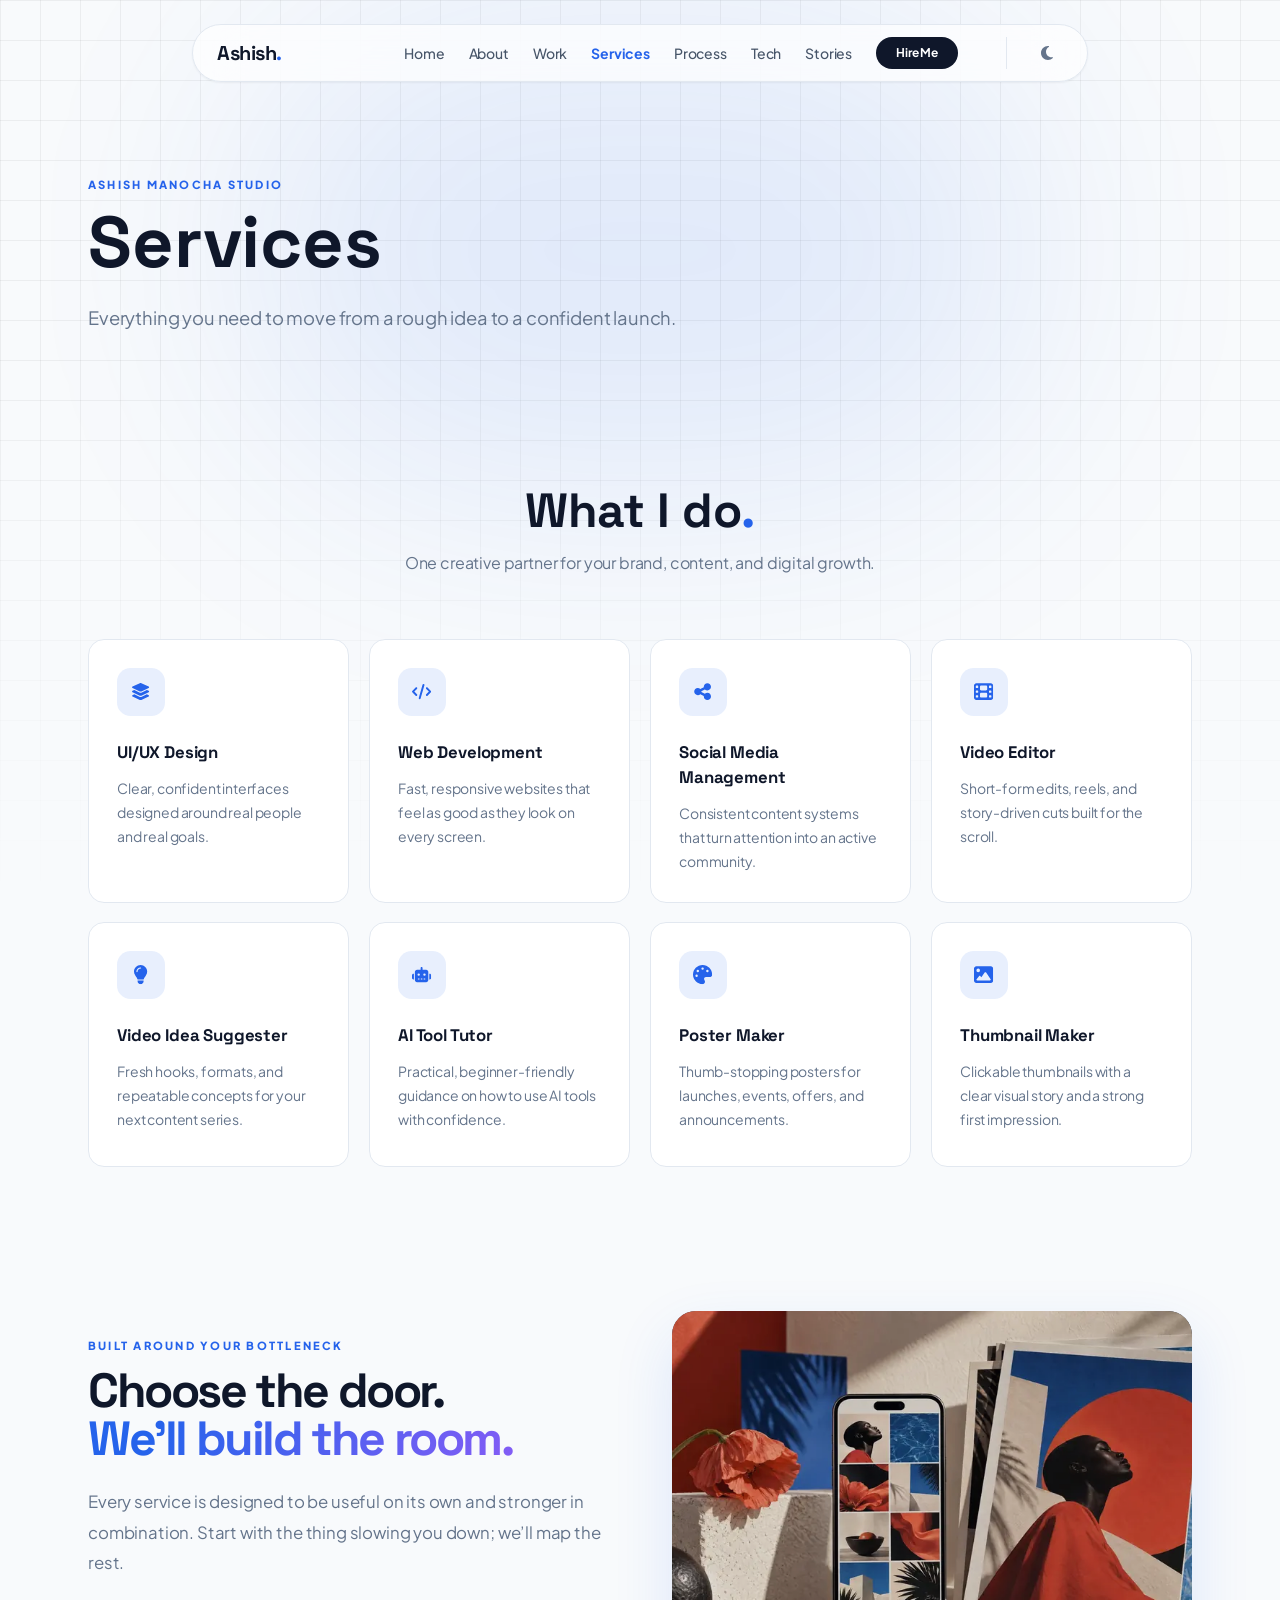
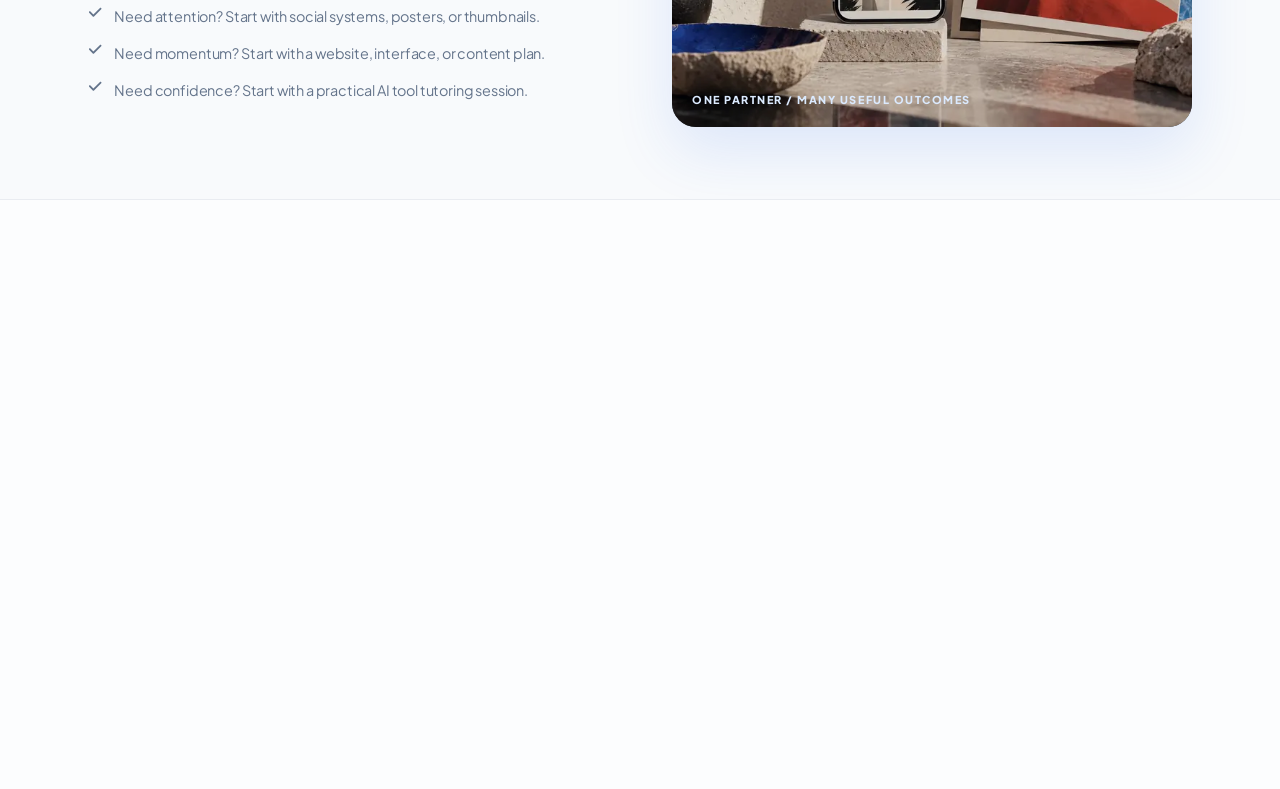
<file: services.html>
<!DOCTYPE html>
<html lang="en" class="scroll-smooth">
<head>
    <meta charset="UTF-8">
    <meta name="viewport" content="width=device-width, initial-scale=1.0">

    <title>Services | UI/UX Design, Web Development &amp; Video Editing</title>
    <meta name="description" content="Professional UI/UX design, web development, and video editing services for brands and founders.">
    <meta name="author" content="Ashish Manocha">
    <meta name="theme-color" content="#2563eb" media="(prefers-color-scheme: light)">
    <meta name="theme-color" content="#0f172a" media="(prefers-color-scheme: dark)">
    <meta name="color-scheme" content="light dark">
    <link rel="canonical" href="https://ashish-manocha.vercel.app/services.html">

    <link rel="icon" href="/favicon.ico" sizes="any">
    <link rel="icon" type="image/png" sizes="32x32" href="/favicon-32x32.png">
    <link rel="icon" type="image/png" sizes="16x16" href="/favicon-16x16.png">
    <link rel="apple-touch-icon" sizes="180x180" href="/apple-touch-icon.png">
    <link rel="mask-icon" href="/safari-pinned-tab.svg" color="#2563eb">
    <link rel="manifest" href="/site.webmanifest">

    <meta property="og:type" content="website">
    <meta property="og:site_name" content="Ashish Manocha">
    <meta property="og:locale" content="en_US">
    <meta property="og:title" content="Services | UI/UX Design, Web Development &amp; Video Editing">
    <meta property="og:description" content="Professional UI/UX design, web development, and video editing services for brands and founders.">
    <meta property="og:url" content="https://ashish-manocha.vercel.app/services.html">
    <meta property="og:image" content="https://ashish-manocha.vercel.app/images/og-image.jpg">
    <meta property="og:image:width" content="1200">
    <meta property="og:image:height" content="630">
    <meta property="og:image:alt" content="Ashish Manocha, independent creative digital studio">

    <meta name="twitter:card" content="summary_large_image">
    <meta name="twitter:title" content="Services | UI/UX Design, Web Development &amp; Video Editing">
    <meta name="twitter:description" content="Professional UI/UX design, web development, and video editing services for brands and founders.">
    <meta name="twitter:image" content="https://ashish-manocha.vercel.app/images/og-image.jpg">
    <meta name="twitter:image:alt" content="Ashish Manocha, independent creative digital studio">

    <link rel="preload" as="font" type="font/woff2" href="fonts/plus-jakarta-sans.woff2" crossorigin>
    <link rel="preload" as="font" type="font/woff2" href="fonts/space-grotesk.woff2" crossorigin>

    <link rel="stylesheet" href="fonts.css">
    <link rel="stylesheet" href="styles.css">
    <link rel="stylesheet" href="tailwind.css">

    <script type="application/ld+json">
    {
      "@context": "https://schema.org",
      "@type": "WebPage",
      "url": "https://ashish-manocha.vercel.app/services.html",
      "name": "Services | UI/UX Design, Web Development & Video Editing",
      "description": "Professional UI/UX design, web development, and video editing services for brands and founders.",
      "isPartOf": {
        "@id": "https://ashish-manocha.vercel.app/#site"
      },
      "inLanguage": "en",
      "breadcrumb": {
        "@type": "BreadcrumbList",
        "itemListElement": [
          {
            "@type": "ListItem",
            "position": 1,
            "name": "Home",
            "item": "https://ashish-manocha.vercel.app/"
          },
          {
            "@type": "ListItem",
            "position": 2,
            "name": "Services",
            "item": "https://ashish-manocha.vercel.app/services.html"
          }
        ]
      },
      "mainEntity": {
        "@id": "https://ashish-manocha.vercel.app/#service"
      }
    }
    </script>
</head>

<body class="bg-slate-50 text-slate-800 dark:bg-dark dark:text-slate-200 transition-colors duration-500 selection:bg-primary selection:text-white overflow-x-hidden standalone-page"><svg xmlns="http://www.w3.org/2000/svg" class="sprite" aria-hidden="true"><symbol id="i-arrow-down" viewBox="0 0 384 512"><path d="M169.4 470.6c12.5 12.5 32.8 12.5 45.3 0l160-160c12.5-12.5 12.5-32.8 0-45.3s-32.8-12.5-45.3 0L224 370.8 224 64c0-17.7-14.3-32-32-32s-32 14.3-32 32l0 306.7L54.6 265.4c-12.5-12.5-32.8-12.5-45.3 0s-12.5 32.8 0 45.3l160 160z"/></symbol><symbol id="i-arrow-right" viewBox="0 0 448 512"><path d="M438.6 278.6c12.5-12.5 12.5-32.8 0-45.3l-160-160c-12.5-12.5-32.8-12.5-45.3 0s-12.5 32.8 0 45.3L338.8 224 32 224c-17.7 0-32 14.3-32 32s14.3 32 32 32l306.7 0L233.4 393.4c-12.5 12.5-12.5 32.8 0 45.3s32.8 12.5 45.3 0l160-160z"/></symbol><symbol id="i-arrow-up" viewBox="0 0 384 512"><path d="M214.6 41.4c-12.5-12.5-32.8-12.5-45.3 0l-160 160c-12.5 12.5-12.5 32.8 0 45.3s32.8 12.5 45.3 0L160 141.2V448c0 17.7 14.3 32 32 32s32-14.3 32-32V141.2L329.4 246.6c12.5 12.5 32.8 12.5 45.3 0s12.5-32.8 0-45.3l-160-160z"/></symbol><symbol id="i-arrow-up-right-and-arrow-down-left-from-center" viewBox="0 0 512 512"><path d="M200 32H56C42.7 32 32 42.7 32 56V200c0 9.7 5.8 18.5 14.8 22.2s19.3 1.7 26.2-5.2l40-40 79 79-79 79L73 295c-6.9-6.9-17.2-8.9-26.2-5.2S32 302.3 32 312V456c0 13.3 10.7 24 24 24H200c9.7 0 18.5-5.8 22.2-14.8s1.7-19.3-5.2-26.2l-40-40 79-79 79 79-40 40c-6.9 6.9-8.9 17.2-5.2 26.2s12.5 14.8 22.2 14.8H456c13.3 0 24-10.7 24-24V312c0-9.7-5.8-18.5-14.8-22.2s-19.3-1.7-26.2 5.2l-40 40-79-79 79-79 40 40c6.9 6.9 17.2 8.9 26.2 5.2s14.8-12.5 14.8-22.2V56c0-13.3-10.7-24-24-24H312c-9.7 0-18.5 5.8-22.2 14.8s-1.7 19.3 5.2 26.2l40 40-79 79-79-79 40-40c6.9-6.9 8.9-17.2 5.2-26.2S209.7 32 200 32z"/></symbol><symbol id="i-arrow-up-right-from-square" viewBox="0 0 512 512"><path d="M352 0c-12.9 0-24.6 7.8-29.6 19.8s-2.2 25.7 6.9 34.9L370.7 96 201.4 265.4c-12.5 12.5-12.5 32.8 0 45.3s32.8 12.5 45.3 0L416 141.3l41.4 41.4c9.2 9.2 22.9 11.9 34.9 6.9s19.8-16.6 19.8-29.6V32c0-17.7-14.3-32-32-32H352zM80 32C35.8 32 0 67.8 0 112V432c0 44.2 35.8 80 80 80H400c44.2 0 80-35.8 80-80V320c0-17.7-14.3-32-32-32s-32 14.3-32 32V432c0 8.8-7.2 16-16 16H80c-8.8 0-16-7.2-16-16V112c0-8.8 7.2-16 16-16H192c17.7 0 32-14.3 32-32s-14.3-32-32-32H80z"/></symbol><symbol id="i-bars" viewBox="0 0 448 512"><path d="M0 96C0 78.3 14.3 64 32 64H416c17.7 0 32 14.3 32 32s-14.3 32-32 32H32C14.3 128 0 113.7 0 96zM0 256c0-17.7 14.3-32 32-32H416c17.7 0 32 14.3 32 32s-14.3 32-32 32H32c-17.7 0-32-14.3-32-32zM448 416c0 17.7-14.3 32-32 32H32c-17.7 0-32-14.3-32-32s14.3-32 32-32H416c17.7 0 32 14.3 32 32z"/></symbol><symbol id="i-bolt" viewBox="0 0 448 512"><path d="M349.4 44.6c5.9-13.7 1.5-29.7-10.6-38.5s-28.6-8-39.9 1.8l-256 224c-10 8.8-13.6 22.9-8.9 35.3S50.7 288 64 288H175.5L98.6 467.4c-5.9 13.7-1.5 29.7 10.6 38.5s28.6 8 39.9-1.8l256-224c10-8.8 13.6-22.9 8.9-35.3s-16.6-20.7-30-20.7H272.5L349.4 44.6z"/></symbol><symbol id="i-check" viewBox="0 0 448 512"><path d="M438.6 105.4c12.5 12.5 12.5 32.8 0 45.3l-256 256c-12.5 12.5-32.8 12.5-45.3 0l-128-128c-12.5-12.5-12.5-32.8 0-45.3s32.8-12.5 45.3 0L160 338.7 393.4 105.4c12.5-12.5 32.8-12.5 45.3 0z"/></symbol><symbol id="i-check-circle" viewBox="0 0 512 512"><path d="M256 512A256 256 0 1 0 256 0a256 256 0 1 0 0 512zM369 209L241 337c-9.4 9.4-24.6 9.4-33.9 0l-64-64c-9.4-9.4-9.4-24.6 0-33.9s24.6-9.4 33.9 0l47 47L335 175c9.4-9.4 24.6-9.4 33.9 0s9.4 24.6 0 33.9z"/></symbol><symbol id="i-circle-check" viewBox="0 0 512 512"><path d="M256 512A256 256 0 1 0 256 0a256 256 0 1 0 0 512zM369 209L241 337c-9.4 9.4-24.6 9.4-33.9 0l-64-64c-9.4-9.4-9.4-24.6 0-33.9s24.6-9.4 33.9 0l47 47L335 175c9.4-9.4 24.6-9.4 33.9 0s9.4 24.6 0 33.9z"/></symbol><symbol id="i-circle-notch" viewBox="0 0 512 512"><path d="M222.7 32.1c5 16.9-4.6 34.8-21.5 39.8C121.8 95.6 64 169.1 64 256c0 106 86 192 192 192s192-86 192-192c0-86.9-57.8-160.4-137.1-184.1c-16.9-5-26.6-22.9-21.5-39.8s22.9-26.6 39.8-21.5C434.9 42.1 512 140 512 256c0 141.4-114.6 256-256 256S0 397.4 0 256C0 140 77.1 42.1 182.9 10.6c16.9-5 34.8 4.6 39.8 21.5z"/></symbol><symbol id="i-code" viewBox="0 0 640 512"><path d="M392.8 1.2c-17-4.9-34.7 5-39.6 22l-128 448c-4.9 17 5 34.7 22 39.6s34.7-5 39.6-22l128-448c4.9-17-5-34.7-22-39.6zm80.6 120.1c-12.5 12.5-12.5 32.8 0 45.3L562.7 256l-89.4 89.4c-12.5 12.5-12.5 32.8 0 45.3s32.8 12.5 45.3 0l112-112c12.5-12.5 12.5-32.8 0-45.3l-112-112c-12.5-12.5-32.8-12.5-45.3 0zm-306.7 0c-12.5-12.5-32.8-12.5-45.3 0l-112 112c-12.5 12.5-12.5 32.8 0 45.3l112 112c12.5 12.5 32.8 12.5 45.3 0s12.5-32.8 0-45.3L77.3 256l89.4-89.4c12.5-12.5 12.5-32.8 0-45.3z"/></symbol><symbol id="i-comments" viewBox="0 0 640 512"><path d="M208 352c114.9 0 208-78.8 208-176S322.9 0 208 0S0 78.8 0 176c0 38.6 14.7 74.3 39.6 103.4c-3.5 9.4-8.7 17.7-14.2 24.7c-4.8 6.2-9.7 11-13.3 14.3c-1.8 1.6-3.3 2.9-4.3 3.7c-.5 .4-.9 .7-1.1 .8l-.2 .2 0 0 0 0C1 327.2-1.4 334.4 .8 340.9S9.1 352 16 352c21.8 0 43.8-5.6 62.1-12.5c9.2-3.5 17.8-7.4 25.3-11.4C134.1 343.3 169.8 352 208 352zM448 176c0 112.3-99.1 196.9-216.5 207C255.8 457.4 336.4 512 432 512c38.2 0 73.9-8.7 104.7-23.9c7.5 4 16 7.9 25.2 11.4c18.3 6.9 40.3 12.5 62.1 12.5c6.9 0 13.1-4.5 15.2-11.1c2.1-6.6-.2-13.8-5.8-17.9l0 0 0 0-.2-.2c-.2-.2-.6-.4-1.1-.8c-1-.8-2.5-2-4.3-3.7c-3.6-3.3-8.5-8.1-13.3-14.3c-5.5-7-10.7-15.4-14.2-24.7c24.9-29 39.6-64.7 39.6-103.4c0-92.8-84.9-168.9-192.6-175.5c.4 5.1 .6 10.3 .6 15.5z"/></symbol><symbol id="i-compass" viewBox="0 0 512 512"><path d="M256 512A256 256 0 1 0 256 0a256 256 0 1 0 0 512zm50.7-186.9L162.4 380.6c-19.4 7.5-38.5-11.6-31-31l55.5-144.3c3.3-8.5 9.9-15.1 18.4-18.4l144.3-55.5c19.4-7.5 38.5 11.6 31 31L325.1 306.7c-3.2 8.5-9.9 15.1-18.4 18.4zM288 256a32 32 0 1 0 -64 0 32 32 0 1 0 64 0z"/></symbol><symbol id="i-database" viewBox="0 0 448 512"><path d="M448 80v48c0 44.2-100.3 80-224 80S0 172.2 0 128V80C0 35.8 100.3 0 224 0S448 35.8 448 80zM393.2 214.7c20.8-7.4 39.9-16.9 54.8-28.6V288c0 44.2-100.3 80-224 80S0 332.2 0 288V186.1c14.9 11.8 34 21.2 54.8 28.6C99.7 230.7 159.5 240 224 240s124.3-9.3 169.2-25.3zM0 346.1c14.9 11.8 34 21.2 54.8 28.6C99.7 390.7 159.5 400 224 400s124.3-9.3 169.2-25.3c20.8-7.4 39.9-16.9 54.8-28.6V432c0 44.2-100.3 80-224 80S0 476.2 0 432V346.1z"/></symbol><symbol id="i-dribbble" viewBox="0 0 512 512"><path d="M256 8C119.252 8 8 119.252 8 256s111.252 248 248 248 248-111.252 248-248S392.748 8 256 8zm163.97 114.366c29.503 36.046 47.369 81.957 47.835 131.955-6.984-1.477-77.018-15.682-147.502-6.818-5.752-14.041-11.181-26.393-18.617-41.614 78.321-31.977 113.818-77.482 118.284-83.523zM396.421 97.87c-3.81 5.427-35.697 48.286-111.021 76.519-34.712-63.776-73.185-116.168-79.04-124.008 67.176-16.193 137.966 1.27 190.061 47.489zm-230.48-33.25c5.585 7.659 43.438 60.116 78.537 122.509-99.087 26.313-186.36 25.934-195.834 25.809C62.38 147.205 106.678 92.573 165.941 64.62zM44.17 256.323c0-2.166.043-4.322.108-6.473 9.268.19 111.92 1.513 217.706-30.146 6.064 11.868 11.857 23.915 17.174 35.949-76.599 21.575-146.194 83.527-180.531 142.306C64.794 360.405 44.17 310.73 44.17 256.323zm81.807 167.113c22.127-45.233 82.178-103.622 167.579-132.756 29.74 77.283 42.039 142.053 45.189 160.638-68.112 29.013-150.015 21.053-212.768-27.882zm248.38 8.489c-2.171-12.886-13.446-74.897-41.152-151.033 66.38-10.626 124.7 6.768 131.947 9.055-9.442 58.941-43.273 109.844-90.795 141.978z"/></symbol><symbol id="i-envelope" viewBox="0 0 512 512"><path d="M48 64C21.5 64 0 85.5 0 112c0 15.1 7.1 29.3 19.2 38.4L236.8 313.6c11.4 8.5 27 8.5 38.4 0L492.8 150.4c12.1-9.1 19.2-23.3 19.2-38.4c0-26.5-21.5-48-48-48H48zM0 176V384c0 35.3 28.7 64 64 64H448c35.3 0 64-28.7 64-64V176L294.4 339.2c-22.8 17.1-54 17.1-76.8 0L0 176z"/></symbol><symbol id="i-film" viewBox="0 0 512 512"><path d="M0 96C0 60.7 28.7 32 64 32H448c35.3 0 64 28.7 64 64V416c0 35.3-28.7 64-64 64H64c-35.3 0-64-28.7-64-64V96zM48 368v32c0 8.8 7.2 16 16 16H96c8.8 0 16-7.2 16-16V368c0-8.8-7.2-16-16-16H64c-8.8 0-16 7.2-16 16zm368-16c-8.8 0-16 7.2-16 16v32c0 8.8 7.2 16 16 16h32c8.8 0 16-7.2 16-16V368c0-8.8-7.2-16-16-16H416zM48 240v32c0 8.8 7.2 16 16 16H96c8.8 0 16-7.2 16-16V240c0-8.8-7.2-16-16-16H64c-8.8 0-16 7.2-16 16zm368-16c-8.8 0-16 7.2-16 16v32c0 8.8 7.2 16 16 16h32c8.8 0 16-7.2 16-16V240c0-8.8-7.2-16-16-16H416zM48 112v32c0 8.8 7.2 16 16 16H96c8.8 0 16-7.2 16-16V112c0-8.8-7.2-16-16-16H64c-8.8 0-16 7.2-16 16zM416 96c-8.8 0-16 7.2-16 16v32c0 8.8 7.2 16 16 16h32c8.8 0 16-7.2 16-16V112c0-8.8-7.2-16-16-16H416zM160 128v64c0 17.7 14.3 32 32 32H320c17.7 0 32-14.3 32-32V128c0-17.7-14.3-32-32-32H192c-17.7 0-32 14.3-32 32zm32 160c-17.7 0-32 14.3-32 32v64c0 17.7 14.3 32 32 32H320c17.7 0 32-14.3 32-32V320c0-17.7-14.3-32-32-32H192z"/></symbol><symbol id="i-github" viewBox="0 0 496 512"><path d="M165.9 397.4c0 2-2.3 3.6-5.2 3.6-3.3.3-5.6-1.3-5.6-3.6 0-2 2.3-3.6 5.2-3.6 3-.3 5.6 1.3 5.6 3.6zm-31.1-4.5c-.7 2 1.3 4.3 4.3 4.9 2.6 1 5.6 0 6.2-2s-1.3-4.3-4.3-5.2c-2.6-.7-5.5.3-6.2 2.3zm44.2-1.7c-2.9.7-4.9 2.6-4.6 4.9.3 2 2.9 3.3 5.9 2.6 2.9-.7 4.9-2.6 4.6-4.6-.3-1.9-3-3.2-5.9-2.9zM244.8 8C106.1 8 0 113.3 0 252c0 110.9 69.8 205.8 169.5 239.2 12.8 2.3 17.3-5.6 17.3-12.1 0-6.2-.3-40.4-.3-61.4 0 0-70 15-84.7-29.8 0 0-11.4-29.1-27.8-36.6 0 0-22.9-15.7 1.6-15.4 0 0 24.9 2 38.6 25.8 21.9 38.6 58.6 27.5 72.9 20.9 2.3-16 8.8-27.1 16-33.7-55.9-6.2-112.3-14.3-112.3-110.5 0-27.5 7.6-41.3 23.6-58.9-2.6-6.5-11.1-33.3 2.6-67.9 20.9-6.5 69 27 69 27 20-5.6 41.5-8.5 62.8-8.5s42.8 2.9 62.8 8.5c0 0 48.1-33.6 69-27 13.7 34.7 5.2 61.4 2.6 67.9 16 17.7 25.8 31.5 25.8 58.9 0 96.5-58.9 104.2-114.8 110.5 9.2 7.9 17 22.9 17 46.4 0 33.7-.3 75.4-.3 83.6 0 6.5 4.6 14.4 17.3 12.1C428.2 457.8 496 362.9 496 252 496 113.3 383.5 8 244.8 8zM97.2 352.9c-1.3 1-1 3.3.7 5.2 1.6 1.6 3.9 2.3 5.2 1 1.3-1 1-3.3-.7-5.2-1.6-1.6-3.9-2.3-5.2-1zm-10.8-8.1c-.7 1.3.3 2.9 2.3 3.9 1.6 1 3.6.7 4.3-.7.7-1.3-.3-2.9-2.3-3.9-2-.6-3.6-.3-4.3.7zm32.4 35.6c-1.6 1.3-1 4.3 1.3 6.2 2.3 2.3 5.2 2.6 6.5 1 1.3-1.3.7-4.3-1.3-6.2-2.2-2.3-5.2-2.6-6.5-1zm-11.4-14.7c-1.6 1-1.6 3.6 0 5.9 1.6 2.3 4.3 3.3 5.6 2.3 1.6-1.3 1.6-3.9 0-6.2-1.4-2.3-4-3.3-5.6-2z"/></symbol><symbol id="i-image" viewBox="0 0 512 512"><path d="M0 96C0 60.7 28.7 32 64 32H448c35.3 0 64 28.7 64 64V416c0 35.3-28.7 64-64 64H64c-35.3 0-64-28.7-64-64V96zM323.8 202.5c-4.5-6.6-11.9-10.5-19.8-10.5s-15.4 3.9-19.8 10.5l-87 127.6L170.7 297c-4.6-5.7-11.5-9-18.7-9s-14.2 3.3-18.7 9l-64 80c-5.8 7.2-6.9 17.1-2.9 25.4s12.4 13.6 21.6 13.6h96 32H424c8.9 0 17.1-4.9 21.2-12.8s3.6-17.4-1.4-24.7l-120-176zM112 192a48 48 0 1 0 0-96 48 48 0 1 0 0 96z"/></symbol><symbol id="i-layer-group" viewBox="0 0 576 512"><path d="M264.5 5.2c14.9-6.9 32.1-6.9 47 0l218.6 101c8.5 3.9 13.9 12.4 13.9 21.8s-5.4 17.9-13.9 21.8l-218.6 101c-14.9 6.9-32.1 6.9-47 0L45.9 149.8C37.4 145.8 32 137.3 32 128s5.4-17.9 13.9-21.8L264.5 5.2zM476.9 209.6l53.2 24.6c8.5 3.9 13.9 12.4 13.9 21.8s-5.4 17.9-13.9 21.8l-218.6 101c-14.9 6.9-32.1 6.9-47 0L45.9 277.8C37.4 273.8 32 265.3 32 256s5.4-17.9 13.9-21.8l53.2-24.6 152 70.2c23.4 10.8 50.4 10.8 73.8 0l152-70.2zm-152 198.2l152-70.2 53.2 24.6c8.5 3.9 13.9 12.4 13.9 21.8s-5.4 17.9-13.9 21.8l-218.6 101c-14.9 6.9-32.1 6.9-47 0L45.9 405.8C37.4 401.8 32 393.3 32 384s5.4-17.9 13.9-21.8l53.2-24.6 152 70.2c23.4 10.8 50.4 10.8 73.8 0z"/></symbol><symbol id="i-lightbulb" viewBox="0 0 384 512"><path d="M272 384c9.6-31.9 29.5-59.1 49.2-86.2l0 0c5.2-7.1 10.4-14.2 15.4-21.4c19.8-28.5 31.4-63 31.4-100.3C368 78.8 289.2 0 192 0S16 78.8 16 176c0 37.3 11.6 71.9 31.4 100.3c5 7.2 10.2 14.3 15.4 21.4l0 0c19.8 27.1 39.7 54.4 49.2 86.2H272zM192 512c44.2 0 80-35.8 80-80V416H112v16c0 44.2 35.8 80 80 80zM112 176c0 8.8-7.2 16-16 16s-16-7.2-16-16c0-61.9 50.1-112 112-112c8.8 0 16 7.2 16 16s-7.2 16-16 16c-44.2 0-80 35.8-80 80z"/></symbol><symbol id="i-linkedin" viewBox="0 0 448 512"><path d="M416 32H31.9C14.3 32 0 46.5 0 64.3v383.4C0 465.5 14.3 480 31.9 480H416c17.6 0 32-14.5 32-32.3V64.3c0-17.8-14.4-32.3-32-32.3zM135.4 416H69V202.2h66.5V416zm-33.2-243c-21.3 0-38.5-17.3-38.5-38.5S80.9 96 102.2 96c21.2 0 38.5 17.3 38.5 38.5 0 21.3-17.2 38.5-38.5 38.5zm282.1 243h-66.4V312c0-24.8-.5-56.7-34.5-56.7-34.6 0-39.9 27-39.9 54.9V416h-66.4V202.2h63.7v29.2h.9c8.9-16.8 30.6-34.5 62.9-34.5 67.2 0 79.7 44.3 79.7 101.9V416z"/></symbol><symbol id="i-map-marker-alt" viewBox="0 0 384 512"><path d="M215.7 499.2C267 435 384 279.4 384 192C384 86 298 0 192 0S0 86 0 192c0 87.4 117 243 168.3 307.2c12.3 15.3 35.1 15.3 47.4 0zM192 128a64 64 0 1 1 0 128 64 64 0 1 1 0-128z"/></symbol><symbol id="i-mobile-screen-button" viewBox="0 0 384 512"><path d="M16 64C16 28.7 44.7 0 80 0H304c35.3 0 64 28.7 64 64V448c0 35.3-28.7 64-64 64H80c-35.3 0-64-28.7-64-64V64zM224 448a32 32 0 1 0 -64 0 32 32 0 1 0 64 0zM304 64H80V384H304V64z"/></symbol><symbol id="i-moon" viewBox="0 0 384 512"><path d="M223.5 32C100 32 0 132.3 0 256S100 480 223.5 480c60.6 0 115.5-24.2 155.8-63.4c5-4.9 6.3-12.5 3.1-18.7s-10.1-9.7-17-8.5c-9.8 1.7-19.8 2.6-30.1 2.6c-96.9 0-175.5-78.8-175.5-176c0-65.8 36-123.1 89.3-153.3c6.1-3.5 9.2-10.5 7.7-17.3s-7.3-11.9-14.3-12.5c-6.3-.5-12.6-.8-19-.8z"/></symbol><symbol id="i-palette" viewBox="0 0 512 512"><path d="M512 256c0 .9 0 1.8 0 2.7c-.4 36.5-33.6 61.3-70.1 61.3H344c-26.5 0-48 21.5-48 48c0 3.4 .4 6.7 1 9.9c2.1 10.2 6.5 20 10.8 29.9c6.1 13.8 12.1 27.5 12.1 42c0 31.8-21.6 60.7-53.4 62c-3.5 .1-7 .2-10.6 .2C114.6 512 0 397.4 0 256S114.6 0 256 0S512 114.6 512 256zM128 288a32 32 0 1 0 -64 0 32 32 0 1 0 64 0zm0-96a32 32 0 1 0 0-64 32 32 0 1 0 0 64zM288 96a32 32 0 1 0 -64 0 32 32 0 1 0 64 0zm96 96a32 32 0 1 0 0-64 32 32 0 1 0 0 64z"/></symbol><symbol id="i-people-arrows" viewBox="0 0 640 512"><path d="M64 64a64 64 0 1 1 128 0A64 64 0 1 1 64 64zM25.9 233.4C29.3 191.9 64 160 105.6 160h44.8c27 0 51 13.4 65.5 34.1c-2.7 1.9-5.2 4-7.5 6.3l-64 64c-21.9 21.9-21.9 57.3 0 79.2L192 391.2V464c0 26.5-21.5 48-48 48H112c-26.5 0-48-21.5-48-48V348.3c-26.5-9.5-44.7-35.8-42.2-65.6l4.1-49.3zM448 64a64 64 0 1 1 128 0A64 64 0 1 1 448 64zM431.6 200.4c-2.3-2.3-4.9-4.4-7.5-6.3c14.5-20.7 38.6-34.1 65.5-34.1h44.8c41.6 0 76.3 31.9 79.7 73.4l4.1 49.3c2.5 29.8-15.7 56.1-42.2 65.6V464c0 26.5-21.5 48-48 48H496c-26.5 0-48-21.5-48-48V391.2l47.6-47.6c21.9-21.9 21.9-57.3 0-79.2l-64-64zM272 240v32h96V240c0-9.7 5.8-18.5 14.8-22.2s19.3-1.7 26.2 5.2l64 64c9.4 9.4 9.4 24.6 0 33.9l-64 64c-6.9 6.9-17.2 8.9-26.2 5.2s-14.8-12.5-14.8-22.2V336H272v32c0 9.7-5.8 18.5-14.8 22.2s-19.3 1.7-26.2-5.2l-64-64c-9.4-9.4-9.4-24.6 0-33.9l64-64c6.9-6.9 17.2-8.9 26.2-5.2s14.8 12.5 14.8 22.2z"/></symbol><symbol id="i-phone" viewBox="0 0 512 512"><path d="M164.9 24.6c-7.7-18.6-28-28.5-47.4-23.2l-88 24C12.1 30.2 0 46 0 64C0 311.4 200.6 512 448 512c18 0 33.8-12.1 38.6-29.5l24-88c5.3-19.4-4.6-39.7-23.2-47.4l-96-40c-16.3-6.8-35.2-2.1-46.3 11.6L304.7 368C234.3 334.7 177.3 277.7 144 207.3L193.3 167c13.7-11.2 18.4-30 11.6-46.3l-40-96z"/></symbol><symbol id="i-plus" viewBox="0 0 448 512"><path d="M256 80c0-17.7-14.3-32-32-32s-32 14.3-32 32V224H48c-17.7 0-32 14.3-32 32s14.3 32 32 32H192V432c0 17.7 14.3 32 32 32s32-14.3 32-32V288H400c17.7 0 32-14.3 32-32s-14.3-32-32-32H256V80z"/></symbol><symbol id="i-quote-right" viewBox="0 0 448 512"><path d="M448 296c0 66.3-53.7 120-120 120h-8c-17.7 0-32-14.3-32-32s14.3-32 32-32h8c30.9 0 56-25.1 56-56v-8H320c-35.3 0-64-28.7-64-64V160c0-35.3 28.7-64 64-64h64c35.3 0 64 28.7 64 64v32 32 72zm-256 0c0 66.3-53.7 120-120 120H64c-17.7 0-32-14.3-32-32s14.3-32 32-32h8c30.9 0 56-25.1 56-56v-8H64c-35.3 0-64-28.7-64-64V160c0-35.3 28.7-64 64-64h64c35.3 0 64 28.7 64 64v32 32 72z"/></symbol><symbol id="i-robot" viewBox="0 0 640 512"><path d="M320 0c17.7 0 32 14.3 32 32V96H472c39.8 0 72 32.2 72 72V440c0 39.8-32.2 72-72 72H168c-39.8 0-72-32.2-72-72V168c0-39.8 32.2-72 72-72H288V32c0-17.7 14.3-32 32-32zM208 384c-8.8 0-16 7.2-16 16s7.2 16 16 16h32c8.8 0 16-7.2 16-16s-7.2-16-16-16H208zm96 0c-8.8 0-16 7.2-16 16s7.2 16 16 16h32c8.8 0 16-7.2 16-16s-7.2-16-16-16H304zm96 0c-8.8 0-16 7.2-16 16s7.2 16 16 16h32c8.8 0 16-7.2 16-16s-7.2-16-16-16H400zM264 256a40 40 0 1 0 -80 0 40 40 0 1 0 80 0zm152 40a40 40 0 1 0 0-80 40 40 0 1 0 0 80zM48 224H64V416H48c-26.5 0-48-21.5-48-48V272c0-26.5 21.5-48 48-48zm544 0c26.5 0 48 21.5 48 48v96c0 26.5-21.5 48-48 48H576V224h16z"/></symbol><symbol id="i-rocket" viewBox="0 0 512 512"><path d="M156.6 384.9L125.7 354c-8.5-8.5-11.5-20.8-7.7-32.2c3-8.9 7-20.5 11.8-33.8L24 288c-8.6 0-16.6-4.6-20.9-12.1s-4.2-16.7 .2-24.1l52.5-88.5c13-21.9 36.5-35.3 61.9-35.3l82.3 0c2.4-4 4.8-7.7 7.2-11.3C289.1-4.1 411.1-8.1 483.9 5.3c11.6 2.1 20.6 11.2 22.8 22.8c13.4 72.9 9.3 194.8-111.4 276.7c-3.5 2.4-7.3 4.8-11.3 7.2v82.3c0 25.4-13.4 49-35.3 61.9l-88.5 52.5c-7.4 4.4-16.6 4.5-24.1 .2s-12.1-12.2-12.1-20.9V380.8c-14.1 4.9-26.4 8.9-35.7 11.9c-11.2 3.6-23.4 .5-31.8-7.8zM384 168a40 40 0 1 0 0-80 40 40 0 1 0 0 80z"/></symbol><symbol id="i-route" viewBox="0 0 512 512"><path d="M512 96c0 50.2-59.1 125.1-84.6 155c-3.8 4.4-9.4 6.1-14.5 5H320c-17.7 0-32 14.3-32 32s14.3 32 32 32h96c53 0 96 43 96 96s-43 96-96 96H139.6c8.7-9.9 19.3-22.6 30-36.8c6.3-8.4 12.8-17.6 19-27.2H416c17.7 0 32-14.3 32-32s-14.3-32-32-32H320c-53 0-96-43-96-96s43-96 96-96h39.8c-21-31.5-39.8-67.7-39.8-96c0-53 43-96 96-96s96 43 96 96zM117.1 489.1c-3.8 4.3-7.2 8.1-10.1 11.3l-1.8 2-.2-.2c-6 4.6-14.6 4-20-1.8C59.8 473 0 402.5 0 352c0-53 43-96 96-96s96 43 96 96c0 30-21.1 67-43.5 97.9c-10.7 14.7-21.7 28-30.8 38.5l-.6 .7zM128 352a32 32 0 1 0 -64 0 32 32 0 1 0 64 0zM416 128a32 32 0 1 0 0-64 32 32 0 1 0 0 64z"/></symbol><symbol id="i-share-nodes" viewBox="0 0 448 512"><path d="M352 224c53 0 96-43 96-96s-43-96-96-96s-96 43-96 96c0 4 .2 8 .7 11.9l-94.1 47C145.4 170.2 121.9 160 96 160c-53 0-96 43-96 96s43 96 96 96c25.9 0 49.4-10.2 66.6-26.9l94.1 47c-.5 3.9-.7 7.8-.7 11.9c0 53 43 96 96 96s96-43 96-96s-43-96-96-96c-25.9 0-49.4 10.2-66.6 26.9l-94.1-47c.5-3.9 .7-7.8 .7-11.9s-.2-8-.7-11.9l94.1-47C302.6 213.8 326.1 224 352 224z"/></symbol><symbol id="i-sun" viewBox="0 0 512 512"><path d="M361.5 1.2c5 2.1 8.6 6.6 9.6 11.9L391 121l107.9 19.8c5.3 1 9.8 4.6 11.9 9.6s1.5 10.7-1.6 15.2L446.9 256l62.3 90.3c3.1 4.5 3.7 10.2 1.6 15.2s-6.6 8.6-11.9 9.6L391 391 371.1 498.9c-1 5.3-4.6 9.8-9.6 11.9s-10.7 1.5-15.2-1.6L256 446.9l-90.3 62.3c-4.5 3.1-10.2 3.7-15.2 1.6s-8.6-6.6-9.6-11.9L121 391 13.1 371.1c-5.3-1-9.8-4.6-11.9-9.6s-1.5-10.7 1.6-15.2L65.1 256 2.8 165.7c-3.1-4.5-3.7-10.2-1.6-15.2s6.6-8.6 11.9-9.6L121 121 140.9 13.1c1-5.3 4.6-9.8 9.6-11.9s10.7-1.5 15.2 1.6L256 65.1 346.3 2.8c4.5-3.1 10.2-3.7 15.2-1.6zM160 256a96 96 0 1 1 192 0 96 96 0 1 1 -192 0zm224 0a128 128 0 1 0 -256 0 128 128 0 1 0 256 0z"/></symbol><symbol id="i-times" viewBox="0 0 384 512"><path d="M342.6 150.6c12.5-12.5 12.5-32.8 0-45.3s-32.8-12.5-45.3 0L192 210.7 86.6 105.4c-12.5-12.5-32.8-12.5-45.3 0s-12.5 32.8 0 45.3L146.7 256 41.4 361.4c-12.5 12.5-12.5 32.8 0 45.3s32.8 12.5 45.3 0L192 301.3 297.4 406.6c12.5 12.5 32.8 12.5 45.3 0s12.5-32.8 0-45.3L237.3 256 342.6 150.6z"/></symbol><symbol id="i-twitter" viewBox="0 0 512 512"><path d="M459.37 151.716c.325 4.548.325 9.097.325 13.645 0 138.72-105.583 298.558-298.558 298.558-59.452 0-114.68-17.219-161.137-47.106 8.447.974 16.568 1.299 25.34 1.299 49.055 0 94.213-16.568 130.274-44.832-46.132-.975-84.792-31.188-98.112-72.772 6.498.974 12.995 1.624 19.818 1.624 9.421 0 18.843-1.3 27.614-3.573-48.081-9.747-84.143-51.98-84.143-102.985v-1.299c13.969 7.797 30.214 12.67 47.431 13.319-28.264-18.843-46.781-51.005-46.781-87.391 0-19.492 5.197-37.36 14.294-52.954 51.655 63.675 129.3 105.258 216.365 109.807-1.624-7.797-2.599-15.918-2.599-24.04 0-57.828 46.782-104.934 104.934-104.934 30.213 0 57.502 12.67 76.67 33.137 23.715-4.548 46.456-13.32 66.599-25.34-7.798 24.366-24.366 44.833-46.132 57.827 21.117-2.273 41.584-8.122 60.426-16.243-14.292 20.791-32.161 39.308-52.628 54.253z"/></symbol><symbol id="i-wand-magic-sparkles" viewBox="0 0 576 512"><path d="M234.7 42.7L197 56.8c-3 1.1-5 4-5 7.2s2 6.1 5 7.2l37.7 14.1L248.8 123c1.1 3 4 5 7.2 5s6.1-2 7.2-5l14.1-37.7L315 71.2c3-1.1 5-4 5-7.2s-2-6.1-5-7.2L277.3 42.7 263.2 5c-1.1-3-4-5-7.2-5s-6.1 2-7.2 5L234.7 42.7zM46.1 395.4c-18.7 18.7-18.7 49.1 0 67.9l34.6 34.6c18.7 18.7 49.1 18.7 67.9 0L529.9 116.5c18.7-18.7 18.7-49.1 0-67.9L495.3 14.1c-18.7-18.7-49.1-18.7-67.9 0L46.1 395.4zM484.6 82.6l-105 105-23.3-23.3 105-105 23.3 23.3zM7.5 117.2C3 118.9 0 123.2 0 128s3 9.1 7.5 10.8L64 160l21.2 56.5c1.7 4.5 6 7.5 10.8 7.5s9.1-3 10.8-7.5L128 160l56.5-21.2c4.5-1.7 7.5-6 7.5-10.8s-3-9.1-7.5-10.8L128 96 106.8 39.5C105.1 35 100.8 32 96 32s-9.1 3-10.8 7.5L64 96 7.5 117.2zm352 256c-4.5 1.7-7.5 6-7.5 10.8s3 9.1 7.5 10.8L416 416l21.2 56.5c1.7 4.5 6 7.5 10.8 7.5s9.1-3 10.8-7.5L480 416l56.5-21.2c4.5-1.7 7.5-6 7.5-10.8s-3-9.1-7.5-10.8L480 352l-21.2-56.5c-1.7-4.5-6-7.5-10.8-7.5s-9.1 3-10.8 7.5L416 352l-56.5 21.2z"/></symbol><symbol id="i-whatsapp" viewBox="0 0 448 512"><path d="M380.9 97.1C339 55.1 283.2 32 223.9 32c-122.4 0-222 99.6-222 222 0 39.1 10.2 77.3 29.6 111L0 480l117.7-30.9c32.4 17.7 68.9 27 106.1 27h.1c122.3 0 224.1-99.6 224.1-222 0-59.3-25.2-115-67.1-157zm-157 341.6c-33.2 0-65.7-8.9-94-25.7l-6.7-4-69.8 18.3L72 359.2l-4.4-7c-18.5-29.4-28.2-63.3-28.2-98.2 0-101.7 82.8-184.5 184.6-184.5 49.3 0 95.6 19.2 130.4 54.1 34.8 34.9 56.2 81.2 56.1 130.5 0 101.8-84.9 184.6-186.6 184.6zm101.2-138.2c-5.5-2.8-32.8-16.2-37.9-18-5.1-1.9-8.8-2.8-12.5 2.8-3.7 5.6-14.3 18-17.6 21.8-3.2 3.7-6.5 4.2-12 1.4-32.6-16.3-54-29.1-75.5-66-5.7-9.8 5.7-9.1 16.3-30.3 1.8-3.7.9-6.9-.5-9.7-1.4-2.8-12.5-30.1-17.1-41.2-4.5-10.8-9.1-9.3-12.5-9.5-3.2-.2-6.9-.2-10.6-.2-3.7 0-9.7 1.4-14.8 6.9-5.1 5.6-19.4 19-19.4 46.3 0 27.3 19.9 53.7 22.6 57.4 2.8 3.7 39.1 59.7 94.8 83.8 35.2 15.2 49 16.5 66.6 13.9 10.7-1.6 32.8-13.4 37.4-26.4 4.6-13 4.6-24.1 3.2-26.4-1.3-2.5-5-3.9-10.5-6.6z"/></symbol></svg>
    <div class="fixed inset-0 z-[1] bg-noise pointer-events-none opacity-40 mix-blend-overlay"></div>
    <div class="fixed inset-0 z-0 bg-grid-pattern pointer-events-none"></div>
<div class="fixed top-0 left-1/2 -translate-x-1/2 w-[800px] h-[500px] bg-primary/20 rounded-full blur-[120px] pointer-events-none opacity-50 dark:opacity-20 z-0"></div>
    
        <!-- Navigation -->
    <header class="fixed top-0 left-0 right-0 z-50 flex justify-center px-4 pt-6">
        <nav class="bg-white/70 dark:bg-surface/70 backdrop-blur-xl border border-slate-200 dark:border-white/10 rounded-full px-6 py-3 flex items-center gap-8 shadow-sm transition-all duration-300 w-full max-w-4xl justify-between md:justify-start reveal-on-scroll">
            
            <a href="index.html" class="text-xl font-bold font-display tracking-tight text-slate-900 dark:text-white hoverable magnetic-btn focus:outline-none relative z-20">
                Ashish<span class="text-primary">.</span>
            </a>

            <!-- Desktop Menu -->
            <div class="hidden md:flex items-center gap-6 text-sm font-medium ml-auto relative z-20" id="desktop-menu">
                <a href="index.html" class="nav-link text-slate-600 dark:text-slate-400 hover:text-primary dark:hover:text-white transition-colors hoverable magnetic-btn">Home</a>
                <a href="about.html" class="nav-link text-slate-600 dark:text-slate-400 hover:text-primary dark:hover:text-white transition-colors hoverable magnetic-btn">About</a>
                <a href="work.html" class="nav-link text-slate-600 dark:text-slate-400 hover:text-primary dark:hover:text-white transition-colors hoverable magnetic-btn">Work</a>
                <a href="services.html" class="nav-link text-slate-600 dark:text-slate-400 hover:text-primary dark:hover:text-white transition-colors hoverable magnetic-btn">Services</a>
                <a href="process.html" class="nav-link text-slate-600 dark:text-slate-400 hover:text-primary dark:hover:text-white transition-colors hoverable magnetic-btn">Process</a>
                <a href="technologies.html" class="nav-link text-slate-600 dark:text-slate-400 hover:text-primary dark:hover:text-white transition-colors hoverable magnetic-btn">Tech</a>
                <a href="stories.html" class="nav-link text-slate-600 dark:text-slate-400 hover:text-primary dark:hover:text-white transition-colors hoverable magnetic-btn">Stories</a>
                <a href="contact.html" class="px-5 py-2 bg-slate-900 dark:bg-white text-white dark:text-black rounded-full font-bold text-xs hover:scale-105 transition-transform hoverable magnetic-btn">Hire Me</a>
            </div>

            <div class="flex items-center gap-3 md:ml-4 border-l border-slate-200 dark:border-white/10 pl-4 md:pl-6 relative z-20">
                <button id="theme-toggle" aria-label="Toggle dark mode" class="w-8 h-8 rounded-full flex items-center justify-center text-slate-500 hover:bg-slate-100 dark:hover:bg-white/10 transition-colors hoverable magnetic-btn focus:outline-none">
                    <svg class="ico" aria-hidden="true" focusable="false"><use href="#i-moon"></use></svg>
                </button>
                <button id="mobile-menu-btn" aria-label="Open menu" class="md:hidden text-slate-900 dark:text-white p-1 hoverable magnetic-btn focus:outline-none">
                    <svg class="ico text-lg" aria-hidden="true" focusable="false"><use href="#i-bars"></use></svg>
                </button>
            </div>
        </nav>
    </header>

    <!-- Mobile Menu Overlay -->
    <div id="mobile-menu" class="fixed inset-0 z-[70] bg-white/95 dark:bg-black/95 backdrop-blur-xl flex flex-col items-center justify-center gap-8 opacity-0 pointer-events-none transition-all duration-300">
        <a href="index.html" class="text-3xl font-display font-bold mobile-link hover:text-primary hoverable">Home</a>
        <a href="about.html" class="text-3xl font-display font-bold mobile-link hover:text-primary hoverable">About</a>
        <a href="services.html" class="text-3xl font-display font-bold mobile-link hover:text-primary hoverable">Services</a>
        <a href="process.html" class="text-3xl font-display font-bold mobile-link hover:text-primary hoverable">Process</a>
        <a href="technologies.html" class="text-3xl font-display font-bold mobile-link hover:text-primary hoverable">Tech</a>
        <a href="work.html" class="text-3xl font-display font-bold mobile-link hover:text-primary hoverable">Work</a>
        <a href="stories.html" class="text-3xl font-display font-bold mobile-link hover:text-primary hoverable">Stories</a>
        <a href="contact.html" class="text-3xl font-display font-bold mobile-link hover:text-primary hoverable">Contact</a>
        <button id="close-menu" aria-label="Close menu" class="absolute top-8 right-8 text-slate-500 hover:text-black dark:hover:text-white hoverable">
            <svg class="ico text-2xl" aria-hidden="true" focusable="false"><use href="#i-times"></use></svg>
        </button>
    </div>


    <main class="relative z-10">
        <section class="page-hero"><div class="container mx-auto px-6 max-w-6xl"><p class="eyebrow text-primary">Ashish Manocha studio</p><h1 class="font-display text-5xl md:text-7xl font-bold text-slate-900 dark:text-white max-w-4xl">Services</h1><p class="page-hero-copy">Everything you need to move from a rough idea to a confident launch.</p></div></section>
        <section id="services" class="section-spy py-24 relative z-10">
        <div class="container mx-auto px-6 max-w-6xl">
            <div class="text-center mb-16 reveal-on-scroll">
                <h2 class="font-display text-4xl md:text-5xl font-bold text-slate-900 dark:text-white mb-4">
                    What I do<span class="text-primary">.</span>
                </h2>
                <p class="text-slate-500 max-w-lg mx-auto">
                    One creative partner for your brand, content, and digital growth.
                </p>
            </div>

            <div class="services-grid grid grid-cols-1 md:grid-cols-2 lg:grid-cols-4 gap-5">
                <div class="service-card p-7 rounded-2xl bg-white dark:bg-surface border border-slate-200 dark:border-white/10 group hoverable reveal-on-scroll spotlight-card">
                    <div class="service-icon"><svg class="ico" aria-hidden="true" focusable="false"><use href="#i-layer-group"></use></svg></div><h3>UI/UX Design</h3><p>Clear, confident interfaces designed around real people and real goals.</p>
                </div>
                <div class="service-card p-7 rounded-2xl bg-white dark:bg-surface border border-slate-200 dark:border-white/10 group hoverable reveal-on-scroll delay-100 spotlight-card">
                    <div class="service-icon"><svg class="ico" aria-hidden="true" focusable="false"><use href="#i-code"></use></svg></div><h3>Web Development</h3><p>Fast, responsive websites that feel as good as they look on every screen.</p>
                </div>
                <div class="service-card p-7 rounded-2xl bg-white dark:bg-surface border border-slate-200 dark:border-white/10 group hoverable reveal-on-scroll delay-200 spotlight-card">
                    <div class="service-icon"><svg class="ico" aria-hidden="true" focusable="false"><use href="#i-share-nodes"></use></svg></div><h3>Social Media Management</h3><p>Consistent content systems that turn attention into an active community.</p>
                </div>
                <div class="service-card p-7 rounded-2xl bg-white dark:bg-surface border border-slate-200 dark:border-white/10 group hoverable reveal-on-scroll delay-300 spotlight-card">
                    <div class="service-icon"><svg class="ico" aria-hidden="true" focusable="false"><use href="#i-film"></use></svg></div><h3>Video Editor</h3><p>Short-form edits, reels, and story-driven cuts built for the scroll.</p>
                </div>
                <div class="service-card p-7 rounded-2xl bg-white dark:bg-surface border border-slate-200 dark:border-white/10 group hoverable reveal-on-scroll spotlight-card">
                    <div class="service-icon"><svg class="ico" aria-hidden="true" focusable="false"><use href="#i-lightbulb"></use></svg></div><h3>Video Idea Suggester</h3><p>Fresh hooks, formats, and repeatable concepts for your next content series.</p>
                </div>
                <div class="service-card p-7 rounded-2xl bg-white dark:bg-surface border border-slate-200 dark:border-white/10 group hoverable reveal-on-scroll delay-100 spotlight-card">
                    <div class="service-icon"><svg class="ico" aria-hidden="true" focusable="false"><use href="#i-robot"></use></svg></div><h3>AI Tool Tutor</h3><p>Practical, beginner-friendly guidance on how to use AI tools with confidence.</p>
                </div>
                <div class="service-card p-7 rounded-2xl bg-white dark:bg-surface border border-slate-200 dark:border-white/10 group hoverable reveal-on-scroll delay-200 spotlight-card">
                    <div class="service-icon"><svg class="ico" aria-hidden="true" focusable="false"><use href="#i-palette"></use></svg></div><h3>Poster Maker</h3><p>Thumb-stopping posters for launches, events, offers, and announcements.</p>
                </div>
                <div class="service-card p-7 rounded-2xl bg-white dark:bg-surface border border-slate-200 dark:border-white/10 group hoverable reveal-on-scroll delay-300 spotlight-card">
                    <div class="service-icon"><svg class="ico" aria-hidden="true" focusable="false"><use href="#i-image"></use></svg></div><h3>Thumbnail Maker</h3><p>Clickable thumbnails with a clear visual story and a strong first impression.</p>
                </div>
            </div>
        </div>
    </section>
<section class="page-rich-section"><div class="container mx-auto px-6 max-w-6xl"><div class="page-feature-split"><div><p class="eyebrow text-primary">Built around your bottleneck</p><h2 class="font-display text-4xl md:text-5xl font-bold text-slate-900 dark:text-white">Choose the door.<br><span class="home-gradient-text">We’ll build the room.</span></h2><p class="page-lead">Every service is designed to be useful on its own and stronger in combination. Start with the thing slowing you down; we’ll map the rest.</p><div class="page-check-list"><div><svg class="ico" aria-hidden="true" focusable="false"><use href="#i-check"></use></svg><span>Need attention? Start with social systems, posters, or thumbnails.</span></div><div><svg class="ico" aria-hidden="true" focusable="false"><use href="#i-check"></use></svg><span>Need momentum? Start with a website, interface, or content plan.</span></div><div><svg class="ico" aria-hidden="true" focusable="false"><use href="#i-check"></use></svg><span>Need confidence? Start with a practical AI tool tutoring session.</span></div></div></div><div class="page-feature-visual"><img src="images/generated-social-campaign.webp" alt="Social media campaign art direction project" srcset="images/generated-social-campaign-480.webp 480w, images/generated-social-campaign-768.webp 768w, images/generated-social-campaign-1200.webp 1200w" sizes="(min-width:1024px) 500px, 92vw" width="1200" height="900" loading="lazy" decoding="async"><span>One partner / many useful outcomes</span></div></div></div></section><section class="page-rich-section page-rich-muted"><div class="container mx-auto px-6 max-w-6xl"><div class="page-section-heading"><p class="eyebrow text-primary">A typical engagement</p><h2 class="font-display text-3xl md:text-4xl font-bold text-slate-900 dark:text-white">Small enough to move.<br>Strong enough to matter.</h2></div><div class="page-numbered-grid"><article><strong>01</strong><h3>Align</h3><p>We define the audience, the message, and the single outcome the work must create.</p></article><article><strong>02</strong><h3>Make</h3><p>We explore the visual direction, build the first useful version, and bring you into the room early.</p></article><article><strong>03</strong><h3>Launch</h3><p>We polish, package, and leave you with assets or systems your team can keep using.</p></article></div></div></section>
    </main>
    <footer class="standalone-footer"><span>© <span id="year">2026</span> Ashish Manocha</span><div><a href="contact.html">Start a project</a><a href="index.html">Back home</a></div></footer>
    <script src="script.js" defer></script>
</body>
</html>
</file>
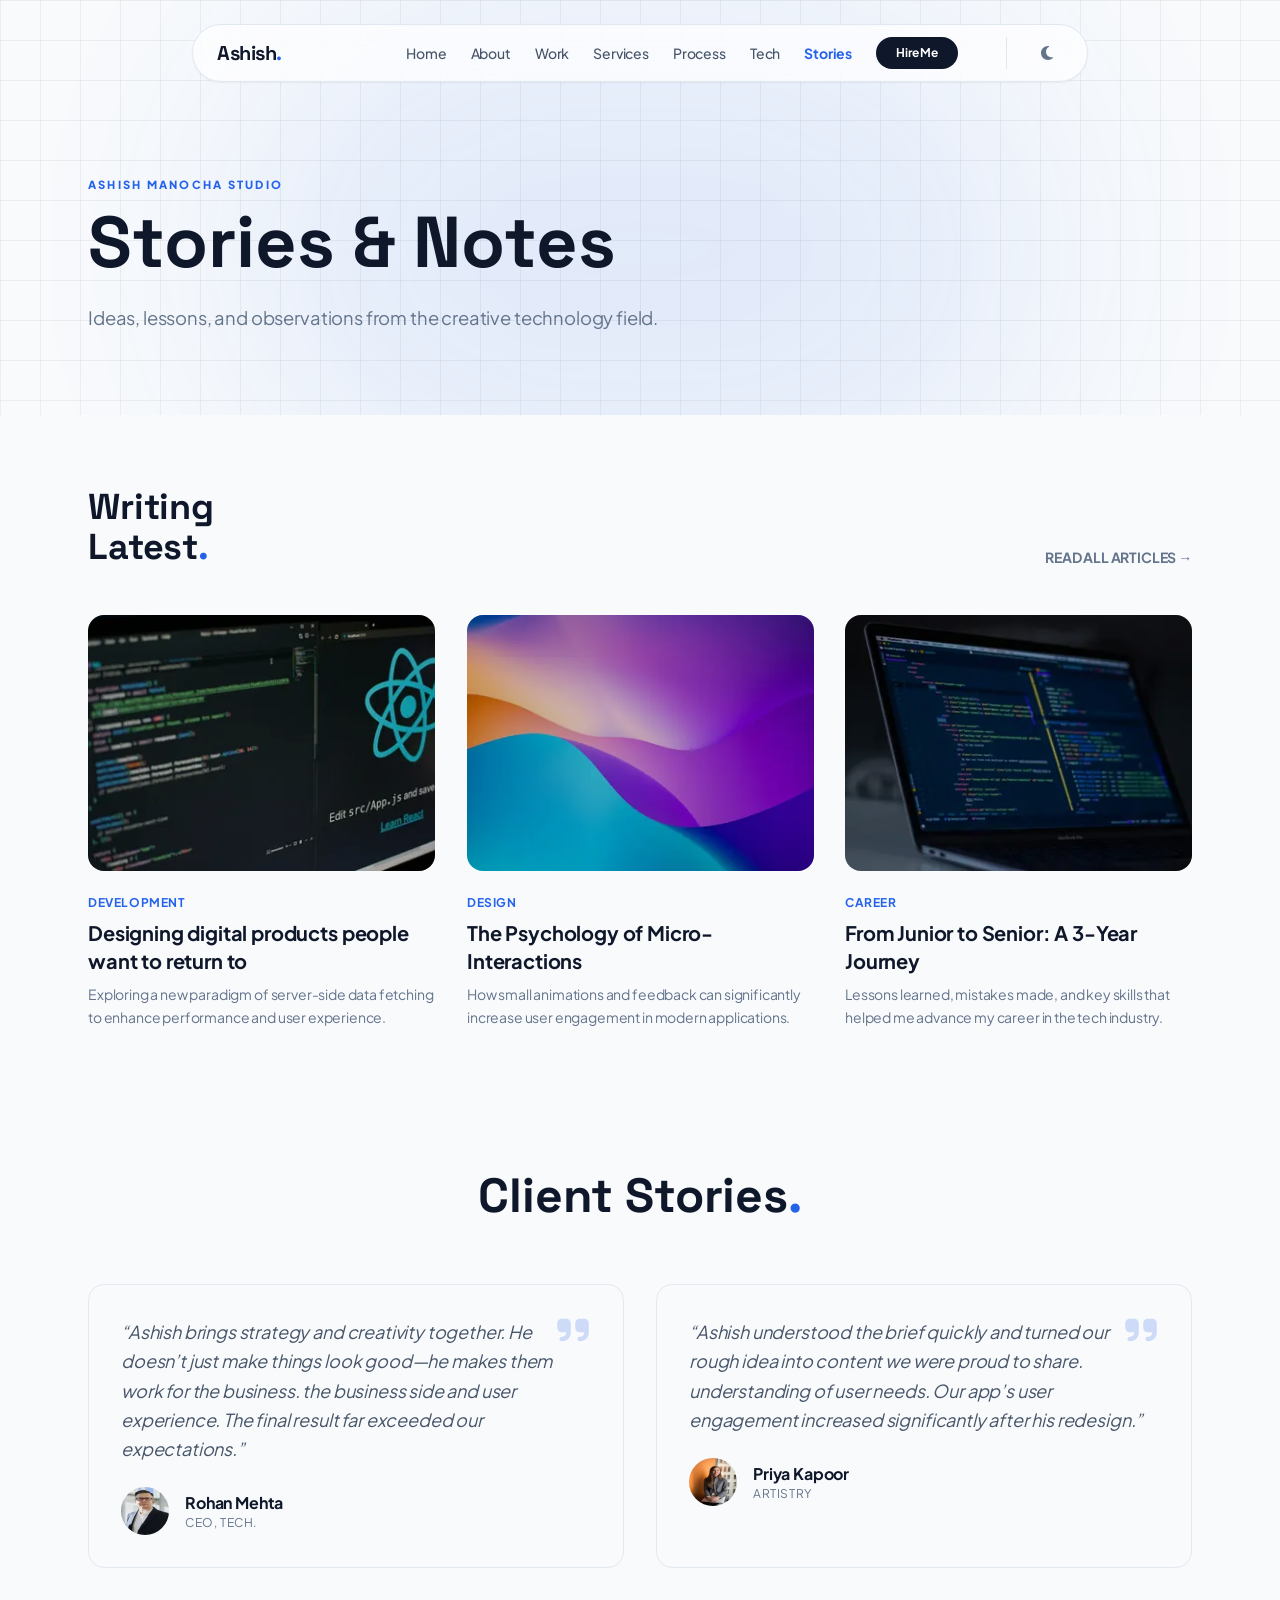
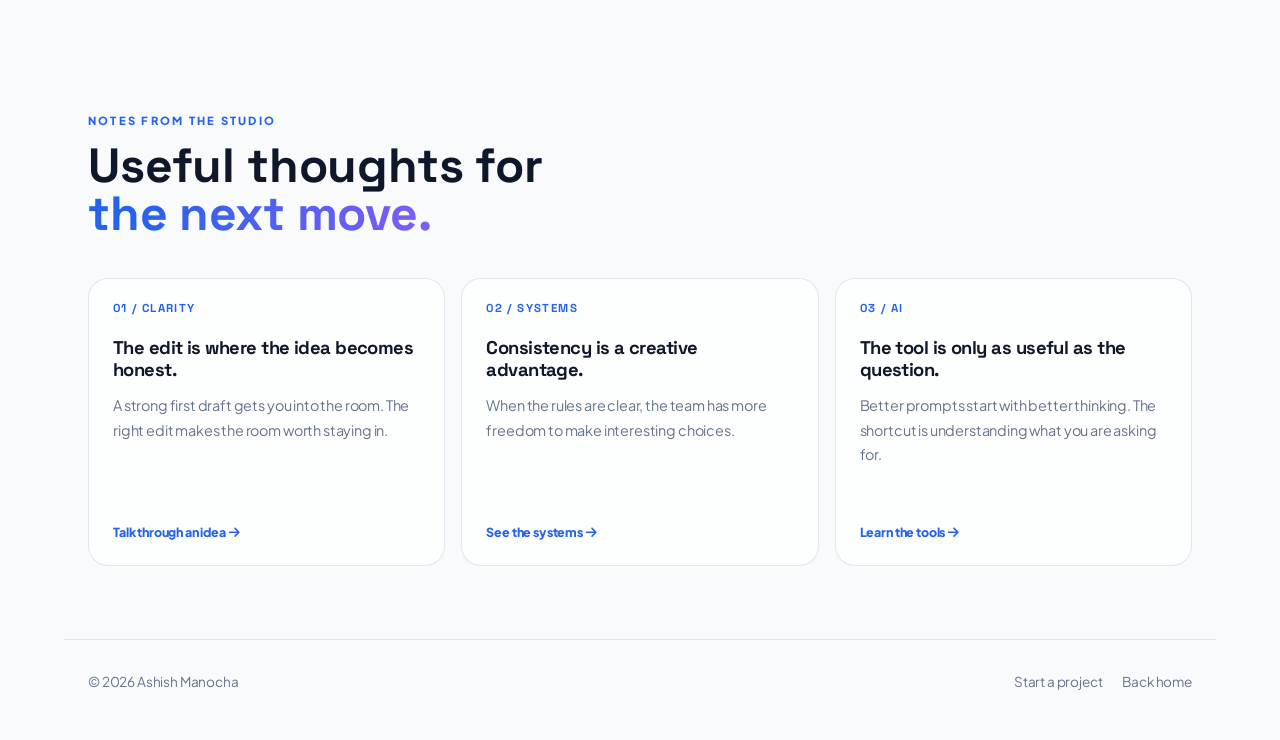
<file: stories.html>
<!DOCTYPE html>
<html lang="en" class="scroll-smooth">
<head>
    <meta charset="UTF-8">
    <meta name="viewport" content="width=device-width, initial-scale=1.0">

    <title>Creative Stories &amp; Insights | Ashish Manocha</title>
    <meta name="description" content="Read Ashish Manocha’s articles, industry insights, and creative reflections on design, technology, and digital media.">
    <meta name="author" content="Ashish Manocha">
    <meta name="theme-color" content="#2563eb" media="(prefers-color-scheme: light)">
    <meta name="theme-color" content="#0f172a" media="(prefers-color-scheme: dark)">
    <meta name="color-scheme" content="light dark">
    <link rel="canonical" href="https://ashish-manocha.vercel.app/stories.html">

    <link rel="icon" href="/favicon.ico" sizes="any">
    <link rel="icon" type="image/png" sizes="32x32" href="/favicon-32x32.png">
    <link rel="icon" type="image/png" sizes="16x16" href="/favicon-16x16.png">
    <link rel="apple-touch-icon" sizes="180x180" href="/apple-touch-icon.png">
    <link rel="mask-icon" href="/safari-pinned-tab.svg" color="#2563eb">
    <link rel="manifest" href="/site.webmanifest">

    <meta property="og:type" content="website">
    <meta property="og:site_name" content="Ashish Manocha">
    <meta property="og:locale" content="en_US">
    <meta property="og:title" content="Creative Stories &amp; Insights | Ashish Manocha">
    <meta property="og:description" content="Read Ashish Manocha’s articles, industry insights, and creative reflections on design, technology, and digital media.">
    <meta property="og:url" content="https://ashish-manocha.vercel.app/stories.html">
    <meta property="og:image" content="https://ashish-manocha.vercel.app/images/og-image.jpg">
    <meta property="og:image:width" content="1200">
    <meta property="og:image:height" content="630">
    <meta property="og:image:alt" content="Ashish Manocha, independent creative digital studio">

    <meta name="twitter:card" content="summary_large_image">
    <meta name="twitter:title" content="Creative Stories &amp; Insights | Ashish Manocha">
    <meta name="twitter:description" content="Read Ashish Manocha’s articles, industry insights, and creative reflections on design, technology, and digital media.">
    <meta name="twitter:image" content="https://ashish-manocha.vercel.app/images/og-image.jpg">
    <meta name="twitter:image:alt" content="Ashish Manocha, independent creative digital studio">

    <link rel="preload" as="font" type="font/woff2" href="fonts/plus-jakarta-sans.woff2" crossorigin>
    <link rel="preload" as="font" type="font/woff2" href="fonts/space-grotesk.woff2" crossorigin>
    <link rel="stylesheet" href="fonts.css">
    <link rel="stylesheet" href="styles.css">
    <link rel="stylesheet" href="tailwind.css">

    <script type="application/ld+json">
    {
      "@context": "https://schema.org",
      "@type": "WebPage",
      "url": "https://ashish-manocha.vercel.app/stories.html",
      "name": "Creative Stories & Insights | Ashish Manocha",
      "description": "Read Ashish Manocha’s articles, industry insights, and creative reflections on design, technology, and digital media.",
      "isPartOf": {
        "@id": "https://ashish-manocha.vercel.app/#site"
      },
      "inLanguage": "en",
      "breadcrumb": {
        "@type": "BreadcrumbList",
        "itemListElement": [
          {
            "@type": "ListItem",
            "position": 1,
            "name": "Home",
            "item": "https://ashish-manocha.vercel.app/"
          },
          {
            "@type": "ListItem",
            "position": 2,
            "name": "Stories",
            "item": "https://ashish-manocha.vercel.app/stories.html"
          }
        ]
      }
    }
    </script>
</head>

<body class="bg-slate-50 text-slate-800 dark:bg-dark dark:text-slate-200 transition-colors duration-500 selection:bg-primary selection:text-white overflow-x-hidden standalone-page"><svg xmlns="http://www.w3.org/2000/svg" class="sprite" aria-hidden="true"><symbol id="i-arrow-down" viewBox="0 0 384 512"><path d="M169.4 470.6c12.5 12.5 32.8 12.5 45.3 0l160-160c12.5-12.5 12.5-32.8 0-45.3s-32.8-12.5-45.3 0L224 370.8 224 64c0-17.7-14.3-32-32-32s-32 14.3-32 32l0 306.7L54.6 265.4c-12.5-12.5-32.8-12.5-45.3 0s-12.5 32.8 0 45.3l160 160z"/></symbol><symbol id="i-arrow-right" viewBox="0 0 448 512"><path d="M438.6 278.6c12.5-12.5 12.5-32.8 0-45.3l-160-160c-12.5-12.5-32.8-12.5-45.3 0s-12.5 32.8 0 45.3L338.8 224 32 224c-17.7 0-32 14.3-32 32s14.3 32 32 32l306.7 0L233.4 393.4c-12.5 12.5-12.5 32.8 0 45.3s32.8 12.5 45.3 0l160-160z"/></symbol><symbol id="i-arrow-up" viewBox="0 0 384 512"><path d="M214.6 41.4c-12.5-12.5-32.8-12.5-45.3 0l-160 160c-12.5 12.5-12.5 32.8 0 45.3s32.8 12.5 45.3 0L160 141.2V448c0 17.7 14.3 32 32 32s32-14.3 32-32V141.2L329.4 246.6c12.5 12.5 32.8 12.5 45.3 0s12.5-32.8 0-45.3l-160-160z"/></symbol><symbol id="i-arrow-up-right-and-arrow-down-left-from-center" viewBox="0 0 512 512"><path d="M200 32H56C42.7 32 32 42.7 32 56V200c0 9.7 5.8 18.5 14.8 22.2s19.3 1.7 26.2-5.2l40-40 79 79-79 79L73 295c-6.9-6.9-17.2-8.9-26.2-5.2S32 302.3 32 312V456c0 13.3 10.7 24 24 24H200c9.7 0 18.5-5.8 22.2-14.8s1.7-19.3-5.2-26.2l-40-40 79-79 79 79-40 40c-6.9 6.9-8.9 17.2-5.2 26.2s12.5 14.8 22.2 14.8H456c13.3 0 24-10.7 24-24V312c0-9.7-5.8-18.5-14.8-22.2s-19.3-1.7-26.2 5.2l-40 40-79-79 79-79 40 40c6.9 6.9 17.2 8.9 26.2 5.2s14.8-12.5 14.8-22.2V56c0-13.3-10.7-24-24-24H312c-9.7 0-18.5 5.8-22.2 14.8s-1.7 19.3 5.2 26.2l40 40-79 79-79-79 40-40c6.9-6.9 8.9-17.2 5.2-26.2S209.7 32 200 32z"/></symbol><symbol id="i-arrow-up-right-from-square" viewBox="0 0 512 512"><path d="M352 0c-12.9 0-24.6 7.8-29.6 19.8s-2.2 25.7 6.9 34.9L370.7 96 201.4 265.4c-12.5 12.5-12.5 32.8 0 45.3s32.8 12.5 45.3 0L416 141.3l41.4 41.4c9.2 9.2 22.9 11.9 34.9 6.9s19.8-16.6 19.8-29.6V32c0-17.7-14.3-32-32-32H352zM80 32C35.8 32 0 67.8 0 112V432c0 44.2 35.8 80 80 80H400c44.2 0 80-35.8 80-80V320c0-17.7-14.3-32-32-32s-32 14.3-32 32V432c0 8.8-7.2 16-16 16H80c-8.8 0-16-7.2-16-16V112c0-8.8 7.2-16 16-16H192c17.7 0 32-14.3 32-32s-14.3-32-32-32H80z"/></symbol><symbol id="i-bars" viewBox="0 0 448 512"><path d="M0 96C0 78.3 14.3 64 32 64H416c17.7 0 32 14.3 32 32s-14.3 32-32 32H32C14.3 128 0 113.7 0 96zM0 256c0-17.7 14.3-32 32-32H416c17.7 0 32 14.3 32 32s-14.3 32-32 32H32c-17.7 0-32-14.3-32-32zM448 416c0 17.7-14.3 32-32 32H32c-17.7 0-32-14.3-32-32s14.3-32 32-32H416c17.7 0 32 14.3 32 32z"/></symbol><symbol id="i-bolt" viewBox="0 0 448 512"><path d="M349.4 44.6c5.9-13.7 1.5-29.7-10.6-38.5s-28.6-8-39.9 1.8l-256 224c-10 8.8-13.6 22.9-8.9 35.3S50.7 288 64 288H175.5L98.6 467.4c-5.9 13.7-1.5 29.7 10.6 38.5s28.6 8 39.9-1.8l256-224c10-8.8 13.6-22.9 8.9-35.3s-16.6-20.7-30-20.7H272.5L349.4 44.6z"/></symbol><symbol id="i-check" viewBox="0 0 448 512"><path d="M438.6 105.4c12.5 12.5 12.5 32.8 0 45.3l-256 256c-12.5 12.5-32.8 12.5-45.3 0l-128-128c-12.5-12.5-12.5-32.8 0-45.3s32.8-12.5 45.3 0L160 338.7 393.4 105.4c12.5-12.5 32.8-12.5 45.3 0z"/></symbol><symbol id="i-check-circle" viewBox="0 0 512 512"><path d="M256 512A256 256 0 1 0 256 0a256 256 0 1 0 0 512zM369 209L241 337c-9.4 9.4-24.6 9.4-33.9 0l-64-64c-9.4-9.4-9.4-24.6 0-33.9s24.6-9.4 33.9 0l47 47L335 175c9.4-9.4 24.6-9.4 33.9 0s9.4 24.6 0 33.9z"/></symbol><symbol id="i-circle-check" viewBox="0 0 512 512"><path d="M256 512A256 256 0 1 0 256 0a256 256 0 1 0 0 512zM369 209L241 337c-9.4 9.4-24.6 9.4-33.9 0l-64-64c-9.4-9.4-9.4-24.6 0-33.9s24.6-9.4 33.9 0l47 47L335 175c9.4-9.4 24.6-9.4 33.9 0s9.4 24.6 0 33.9z"/></symbol><symbol id="i-circle-notch" viewBox="0 0 512 512"><path d="M222.7 32.1c5 16.9-4.6 34.8-21.5 39.8C121.8 95.6 64 169.1 64 256c0 106 86 192 192 192s192-86 192-192c0-86.9-57.8-160.4-137.1-184.1c-16.9-5-26.6-22.9-21.5-39.8s22.9-26.6 39.8-21.5C434.9 42.1 512 140 512 256c0 141.4-114.6 256-256 256S0 397.4 0 256C0 140 77.1 42.1 182.9 10.6c16.9-5 34.8 4.6 39.8 21.5z"/></symbol><symbol id="i-code" viewBox="0 0 640 512"><path d="M392.8 1.2c-17-4.9-34.7 5-39.6 22l-128 448c-4.9 17 5 34.7 22 39.6s34.7-5 39.6-22l128-448c4.9-17-5-34.7-22-39.6zm80.6 120.1c-12.5 12.5-12.5 32.8 0 45.3L562.7 256l-89.4 89.4c-12.5 12.5-12.5 32.8 0 45.3s32.8 12.5 45.3 0l112-112c12.5-12.5 12.5-32.8 0-45.3l-112-112c-12.5-12.5-32.8-12.5-45.3 0zm-306.7 0c-12.5-12.5-32.8-12.5-45.3 0l-112 112c-12.5 12.5-12.5 32.8 0 45.3l112 112c12.5 12.5 32.8 12.5 45.3 0s12.5-32.8 0-45.3L77.3 256l89.4-89.4c12.5-12.5 12.5-32.8 0-45.3z"/></symbol><symbol id="i-comments" viewBox="0 0 640 512"><path d="M208 352c114.9 0 208-78.8 208-176S322.9 0 208 0S0 78.8 0 176c0 38.6 14.7 74.3 39.6 103.4c-3.5 9.4-8.7 17.7-14.2 24.7c-4.8 6.2-9.7 11-13.3 14.3c-1.8 1.6-3.3 2.9-4.3 3.7c-.5 .4-.9 .7-1.1 .8l-.2 .2 0 0 0 0C1 327.2-1.4 334.4 .8 340.9S9.1 352 16 352c21.8 0 43.8-5.6 62.1-12.5c9.2-3.5 17.8-7.4 25.3-11.4C134.1 343.3 169.8 352 208 352zM448 176c0 112.3-99.1 196.9-216.5 207C255.8 457.4 336.4 512 432 512c38.2 0 73.9-8.7 104.7-23.9c7.5 4 16 7.9 25.2 11.4c18.3 6.9 40.3 12.5 62.1 12.5c6.9 0 13.1-4.5 15.2-11.1c2.1-6.6-.2-13.8-5.8-17.9l0 0 0 0-.2-.2c-.2-.2-.6-.4-1.1-.8c-1-.8-2.5-2-4.3-3.7c-3.6-3.3-8.5-8.1-13.3-14.3c-5.5-7-10.7-15.4-14.2-24.7c24.9-29 39.6-64.7 39.6-103.4c0-92.8-84.9-168.9-192.6-175.5c.4 5.1 .6 10.3 .6 15.5z"/></symbol><symbol id="i-compass" viewBox="0 0 512 512"><path d="M256 512A256 256 0 1 0 256 0a256 256 0 1 0 0 512zm50.7-186.9L162.4 380.6c-19.4 7.5-38.5-11.6-31-31l55.5-144.3c3.3-8.5 9.9-15.1 18.4-18.4l144.3-55.5c19.4-7.5 38.5 11.6 31 31L325.1 306.7c-3.2 8.5-9.9 15.1-18.4 18.4zM288 256a32 32 0 1 0 -64 0 32 32 0 1 0 64 0z"/></symbol><symbol id="i-database" viewBox="0 0 448 512"><path d="M448 80v48c0 44.2-100.3 80-224 80S0 172.2 0 128V80C0 35.8 100.3 0 224 0S448 35.8 448 80zM393.2 214.7c20.8-7.4 39.9-16.9 54.8-28.6V288c0 44.2-100.3 80-224 80S0 332.2 0 288V186.1c14.9 11.8 34 21.2 54.8 28.6C99.7 230.7 159.5 240 224 240s124.3-9.3 169.2-25.3zM0 346.1c14.9 11.8 34 21.2 54.8 28.6C99.7 390.7 159.5 400 224 400s124.3-9.3 169.2-25.3c20.8-7.4 39.9-16.9 54.8-28.6V432c0 44.2-100.3 80-224 80S0 476.2 0 432V346.1z"/></symbol><symbol id="i-dribbble" viewBox="0 0 512 512"><path d="M256 8C119.252 8 8 119.252 8 256s111.252 248 248 248 248-111.252 248-248S392.748 8 256 8zm163.97 114.366c29.503 36.046 47.369 81.957 47.835 131.955-6.984-1.477-77.018-15.682-147.502-6.818-5.752-14.041-11.181-26.393-18.617-41.614 78.321-31.977 113.818-77.482 118.284-83.523zM396.421 97.87c-3.81 5.427-35.697 48.286-111.021 76.519-34.712-63.776-73.185-116.168-79.04-124.008 67.176-16.193 137.966 1.27 190.061 47.489zm-230.48-33.25c5.585 7.659 43.438 60.116 78.537 122.509-99.087 26.313-186.36 25.934-195.834 25.809C62.38 147.205 106.678 92.573 165.941 64.62zM44.17 256.323c0-2.166.043-4.322.108-6.473 9.268.19 111.92 1.513 217.706-30.146 6.064 11.868 11.857 23.915 17.174 35.949-76.599 21.575-146.194 83.527-180.531 142.306C64.794 360.405 44.17 310.73 44.17 256.323zm81.807 167.113c22.127-45.233 82.178-103.622 167.579-132.756 29.74 77.283 42.039 142.053 45.189 160.638-68.112 29.013-150.015 21.053-212.768-27.882zm248.38 8.489c-2.171-12.886-13.446-74.897-41.152-151.033 66.38-10.626 124.7 6.768 131.947 9.055-9.442 58.941-43.273 109.844-90.795 141.978z"/></symbol><symbol id="i-envelope" viewBox="0 0 512 512"><path d="M48 64C21.5 64 0 85.5 0 112c0 15.1 7.1 29.3 19.2 38.4L236.8 313.6c11.4 8.5 27 8.5 38.4 0L492.8 150.4c12.1-9.1 19.2-23.3 19.2-38.4c0-26.5-21.5-48-48-48H48zM0 176V384c0 35.3 28.7 64 64 64H448c35.3 0 64-28.7 64-64V176L294.4 339.2c-22.8 17.1-54 17.1-76.8 0L0 176z"/></symbol><symbol id="i-film" viewBox="0 0 512 512"><path d="M0 96C0 60.7 28.7 32 64 32H448c35.3 0 64 28.7 64 64V416c0 35.3-28.7 64-64 64H64c-35.3 0-64-28.7-64-64V96zM48 368v32c0 8.8 7.2 16 16 16H96c8.8 0 16-7.2 16-16V368c0-8.8-7.2-16-16-16H64c-8.8 0-16 7.2-16 16zm368-16c-8.8 0-16 7.2-16 16v32c0 8.8 7.2 16 16 16h32c8.8 0 16-7.2 16-16V368c0-8.8-7.2-16-16-16H416zM48 240v32c0 8.8 7.2 16 16 16H96c8.8 0 16-7.2 16-16V240c0-8.8-7.2-16-16-16H64c-8.8 0-16 7.2-16 16zm368-16c-8.8 0-16 7.2-16 16v32c0 8.8 7.2 16 16 16h32c8.8 0 16-7.2 16-16V240c0-8.8-7.2-16-16-16H416zM48 112v32c0 8.8 7.2 16 16 16H96c8.8 0 16-7.2 16-16V112c0-8.8-7.2-16-16-16H64c-8.8 0-16 7.2-16 16zM416 96c-8.8 0-16 7.2-16 16v32c0 8.8 7.2 16 16 16h32c8.8 0 16-7.2 16-16V112c0-8.8-7.2-16-16-16H416zM160 128v64c0 17.7 14.3 32 32 32H320c17.7 0 32-14.3 32-32V128c0-17.7-14.3-32-32-32H192c-17.7 0-32 14.3-32 32zm32 160c-17.7 0-32 14.3-32 32v64c0 17.7 14.3 32 32 32H320c17.7 0 32-14.3 32-32V320c0-17.7-14.3-32-32-32H192z"/></symbol><symbol id="i-github" viewBox="0 0 496 512"><path d="M165.9 397.4c0 2-2.3 3.6-5.2 3.6-3.3.3-5.6-1.3-5.6-3.6 0-2 2.3-3.6 5.2-3.6 3-.3 5.6 1.3 5.6 3.6zm-31.1-4.5c-.7 2 1.3 4.3 4.3 4.9 2.6 1 5.6 0 6.2-2s-1.3-4.3-4.3-5.2c-2.6-.7-5.5.3-6.2 2.3zm44.2-1.7c-2.9.7-4.9 2.6-4.6 4.9.3 2 2.9 3.3 5.9 2.6 2.9-.7 4.9-2.6 4.6-4.6-.3-1.9-3-3.2-5.9-2.9zM244.8 8C106.1 8 0 113.3 0 252c0 110.9 69.8 205.8 169.5 239.2 12.8 2.3 17.3-5.6 17.3-12.1 0-6.2-.3-40.4-.3-61.4 0 0-70 15-84.7-29.8 0 0-11.4-29.1-27.8-36.6 0 0-22.9-15.7 1.6-15.4 0 0 24.9 2 38.6 25.8 21.9 38.6 58.6 27.5 72.9 20.9 2.3-16 8.8-27.1 16-33.7-55.9-6.2-112.3-14.3-112.3-110.5 0-27.5 7.6-41.3 23.6-58.9-2.6-6.5-11.1-33.3 2.6-67.9 20.9-6.5 69 27 69 27 20-5.6 41.5-8.5 62.8-8.5s42.8 2.9 62.8 8.5c0 0 48.1-33.6 69-27 13.7 34.7 5.2 61.4 2.6 67.9 16 17.7 25.8 31.5 25.8 58.9 0 96.5-58.9 104.2-114.8 110.5 9.2 7.9 17 22.9 17 46.4 0 33.7-.3 75.4-.3 83.6 0 6.5 4.6 14.4 17.3 12.1C428.2 457.8 496 362.9 496 252 496 113.3 383.5 8 244.8 8zM97.2 352.9c-1.3 1-1 3.3.7 5.2 1.6 1.6 3.9 2.3 5.2 1 1.3-1 1-3.3-.7-5.2-1.6-1.6-3.9-2.3-5.2-1zm-10.8-8.1c-.7 1.3.3 2.9 2.3 3.9 1.6 1 3.6.7 4.3-.7.7-1.3-.3-2.9-2.3-3.9-2-.6-3.6-.3-4.3.7zm32.4 35.6c-1.6 1.3-1 4.3 1.3 6.2 2.3 2.3 5.2 2.6 6.5 1 1.3-1.3.7-4.3-1.3-6.2-2.2-2.3-5.2-2.6-6.5-1zm-11.4-14.7c-1.6 1-1.6 3.6 0 5.9 1.6 2.3 4.3 3.3 5.6 2.3 1.6-1.3 1.6-3.9 0-6.2-1.4-2.3-4-3.3-5.6-2z"/></symbol><symbol id="i-image" viewBox="0 0 512 512"><path d="M0 96C0 60.7 28.7 32 64 32H448c35.3 0 64 28.7 64 64V416c0 35.3-28.7 64-64 64H64c-35.3 0-64-28.7-64-64V96zM323.8 202.5c-4.5-6.6-11.9-10.5-19.8-10.5s-15.4 3.9-19.8 10.5l-87 127.6L170.7 297c-4.6-5.7-11.5-9-18.7-9s-14.2 3.3-18.7 9l-64 80c-5.8 7.2-6.9 17.1-2.9 25.4s12.4 13.6 21.6 13.6h96 32H424c8.9 0 17.1-4.9 21.2-12.8s3.6-17.4-1.4-24.7l-120-176zM112 192a48 48 0 1 0 0-96 48 48 0 1 0 0 96z"/></symbol><symbol id="i-layer-group" viewBox="0 0 576 512"><path d="M264.5 5.2c14.9-6.9 32.1-6.9 47 0l218.6 101c8.5 3.9 13.9 12.4 13.9 21.8s-5.4 17.9-13.9 21.8l-218.6 101c-14.9 6.9-32.1 6.9-47 0L45.9 149.8C37.4 145.8 32 137.3 32 128s5.4-17.9 13.9-21.8L264.5 5.2zM476.9 209.6l53.2 24.6c8.5 3.9 13.9 12.4 13.9 21.8s-5.4 17.9-13.9 21.8l-218.6 101c-14.9 6.9-32.1 6.9-47 0L45.9 277.8C37.4 273.8 32 265.3 32 256s5.4-17.9 13.9-21.8l53.2-24.6 152 70.2c23.4 10.8 50.4 10.8 73.8 0l152-70.2zm-152 198.2l152-70.2 53.2 24.6c8.5 3.9 13.9 12.4 13.9 21.8s-5.4 17.9-13.9 21.8l-218.6 101c-14.9 6.9-32.1 6.9-47 0L45.9 405.8C37.4 401.8 32 393.3 32 384s5.4-17.9 13.9-21.8l53.2-24.6 152 70.2c23.4 10.8 50.4 10.8 73.8 0z"/></symbol><symbol id="i-lightbulb" viewBox="0 0 384 512"><path d="M272 384c9.6-31.9 29.5-59.1 49.2-86.2l0 0c5.2-7.1 10.4-14.2 15.4-21.4c19.8-28.5 31.4-63 31.4-100.3C368 78.8 289.2 0 192 0S16 78.8 16 176c0 37.3 11.6 71.9 31.4 100.3c5 7.2 10.2 14.3 15.4 21.4l0 0c19.8 27.1 39.7 54.4 49.2 86.2H272zM192 512c44.2 0 80-35.8 80-80V416H112v16c0 44.2 35.8 80 80 80zM112 176c0 8.8-7.2 16-16 16s-16-7.2-16-16c0-61.9 50.1-112 112-112c8.8 0 16 7.2 16 16s-7.2 16-16 16c-44.2 0-80 35.8-80 80z"/></symbol><symbol id="i-linkedin" viewBox="0 0 448 512"><path d="M416 32H31.9C14.3 32 0 46.5 0 64.3v383.4C0 465.5 14.3 480 31.9 480H416c17.6 0 32-14.5 32-32.3V64.3c0-17.8-14.4-32.3-32-32.3zM135.4 416H69V202.2h66.5V416zm-33.2-243c-21.3 0-38.5-17.3-38.5-38.5S80.9 96 102.2 96c21.2 0 38.5 17.3 38.5 38.5 0 21.3-17.2 38.5-38.5 38.5zm282.1 243h-66.4V312c0-24.8-.5-56.7-34.5-56.7-34.6 0-39.9 27-39.9 54.9V416h-66.4V202.2h63.7v29.2h.9c8.9-16.8 30.6-34.5 62.9-34.5 67.2 0 79.7 44.3 79.7 101.9V416z"/></symbol><symbol id="i-map-marker-alt" viewBox="0 0 384 512"><path d="M215.7 499.2C267 435 384 279.4 384 192C384 86 298 0 192 0S0 86 0 192c0 87.4 117 243 168.3 307.2c12.3 15.3 35.1 15.3 47.4 0zM192 128a64 64 0 1 1 0 128 64 64 0 1 1 0-128z"/></symbol><symbol id="i-mobile-screen-button" viewBox="0 0 384 512"><path d="M16 64C16 28.7 44.7 0 80 0H304c35.3 0 64 28.7 64 64V448c0 35.3-28.7 64-64 64H80c-35.3 0-64-28.7-64-64V64zM224 448a32 32 0 1 0 -64 0 32 32 0 1 0 64 0zM304 64H80V384H304V64z"/></symbol><symbol id="i-moon" viewBox="0 0 384 512"><path d="M223.5 32C100 32 0 132.3 0 256S100 480 223.5 480c60.6 0 115.5-24.2 155.8-63.4c5-4.9 6.3-12.5 3.1-18.7s-10.1-9.7-17-8.5c-9.8 1.7-19.8 2.6-30.1 2.6c-96.9 0-175.5-78.8-175.5-176c0-65.8 36-123.1 89.3-153.3c6.1-3.5 9.2-10.5 7.7-17.3s-7.3-11.9-14.3-12.5c-6.3-.5-12.6-.8-19-.8z"/></symbol><symbol id="i-palette" viewBox="0 0 512 512"><path d="M512 256c0 .9 0 1.8 0 2.7c-.4 36.5-33.6 61.3-70.1 61.3H344c-26.5 0-48 21.5-48 48c0 3.4 .4 6.7 1 9.9c2.1 10.2 6.5 20 10.8 29.9c6.1 13.8 12.1 27.5 12.1 42c0 31.8-21.6 60.7-53.4 62c-3.5 .1-7 .2-10.6 .2C114.6 512 0 397.4 0 256S114.6 0 256 0S512 114.6 512 256zM128 288a32 32 0 1 0 -64 0 32 32 0 1 0 64 0zm0-96a32 32 0 1 0 0-64 32 32 0 1 0 0 64zM288 96a32 32 0 1 0 -64 0 32 32 0 1 0 64 0zm96 96a32 32 0 1 0 0-64 32 32 0 1 0 0 64z"/></symbol><symbol id="i-people-arrows" viewBox="0 0 640 512"><path d="M64 64a64 64 0 1 1 128 0A64 64 0 1 1 64 64zM25.9 233.4C29.3 191.9 64 160 105.6 160h44.8c27 0 51 13.4 65.5 34.1c-2.7 1.9-5.2 4-7.5 6.3l-64 64c-21.9 21.9-21.9 57.3 0 79.2L192 391.2V464c0 26.5-21.5 48-48 48H112c-26.5 0-48-21.5-48-48V348.3c-26.5-9.5-44.7-35.8-42.2-65.6l4.1-49.3zM448 64a64 64 0 1 1 128 0A64 64 0 1 1 448 64zM431.6 200.4c-2.3-2.3-4.9-4.4-7.5-6.3c14.5-20.7 38.6-34.1 65.5-34.1h44.8c41.6 0 76.3 31.9 79.7 73.4l4.1 49.3c2.5 29.8-15.7 56.1-42.2 65.6V464c0 26.5-21.5 48-48 48H496c-26.5 0-48-21.5-48-48V391.2l47.6-47.6c21.9-21.9 21.9-57.3 0-79.2l-64-64zM272 240v32h96V240c0-9.7 5.8-18.5 14.8-22.2s19.3-1.7 26.2 5.2l64 64c9.4 9.4 9.4 24.6 0 33.9l-64 64c-6.9 6.9-17.2 8.9-26.2 5.2s-14.8-12.5-14.8-22.2V336H272v32c0 9.7-5.8 18.5-14.8 22.2s-19.3 1.7-26.2-5.2l-64-64c-9.4-9.4-9.4-24.6 0-33.9l64-64c6.9-6.9 17.2-8.9 26.2-5.2s14.8 12.5 14.8 22.2z"/></symbol><symbol id="i-phone" viewBox="0 0 512 512"><path d="M164.9 24.6c-7.7-18.6-28-28.5-47.4-23.2l-88 24C12.1 30.2 0 46 0 64C0 311.4 200.6 512 448 512c18 0 33.8-12.1 38.6-29.5l24-88c5.3-19.4-4.6-39.7-23.2-47.4l-96-40c-16.3-6.8-35.2-2.1-46.3 11.6L304.7 368C234.3 334.7 177.3 277.7 144 207.3L193.3 167c13.7-11.2 18.4-30 11.6-46.3l-40-96z"/></symbol><symbol id="i-plus" viewBox="0 0 448 512"><path d="M256 80c0-17.7-14.3-32-32-32s-32 14.3-32 32V224H48c-17.7 0-32 14.3-32 32s14.3 32 32 32H192V432c0 17.7 14.3 32 32 32s32-14.3 32-32V288H400c17.7 0 32-14.3 32-32s-14.3-32-32-32H256V80z"/></symbol><symbol id="i-quote-right" viewBox="0 0 448 512"><path d="M448 296c0 66.3-53.7 120-120 120h-8c-17.7 0-32-14.3-32-32s14.3-32 32-32h8c30.9 0 56-25.1 56-56v-8H320c-35.3 0-64-28.7-64-64V160c0-35.3 28.7-64 64-64h64c35.3 0 64 28.7 64 64v32 32 72zm-256 0c0 66.3-53.7 120-120 120H64c-17.7 0-32-14.3-32-32s14.3-32 32-32h8c30.9 0 56-25.1 56-56v-8H64c-35.3 0-64-28.7-64-64V160c0-35.3 28.7-64 64-64h64c35.3 0 64 28.7 64 64v32 32 72z"/></symbol><symbol id="i-robot" viewBox="0 0 640 512"><path d="M320 0c17.7 0 32 14.3 32 32V96H472c39.8 0 72 32.2 72 72V440c0 39.8-32.2 72-72 72H168c-39.8 0-72-32.2-72-72V168c0-39.8 32.2-72 72-72H288V32c0-17.7 14.3-32 32-32zM208 384c-8.8 0-16 7.2-16 16s7.2 16 16 16h32c8.8 0 16-7.2 16-16s-7.2-16-16-16H208zm96 0c-8.8 0-16 7.2-16 16s7.2 16 16 16h32c8.8 0 16-7.2 16-16s-7.2-16-16-16H304zm96 0c-8.8 0-16 7.2-16 16s7.2 16 16 16h32c8.8 0 16-7.2 16-16s-7.2-16-16-16H400zM264 256a40 40 0 1 0 -80 0 40 40 0 1 0 80 0zm152 40a40 40 0 1 0 0-80 40 40 0 1 0 0 80zM48 224H64V416H48c-26.5 0-48-21.5-48-48V272c0-26.5 21.5-48 48-48zm544 0c26.5 0 48 21.5 48 48v96c0 26.5-21.5 48-48 48H576V224h16z"/></symbol><symbol id="i-rocket" viewBox="0 0 512 512"><path d="M156.6 384.9L125.7 354c-8.5-8.5-11.5-20.8-7.7-32.2c3-8.9 7-20.5 11.8-33.8L24 288c-8.6 0-16.6-4.6-20.9-12.1s-4.2-16.7 .2-24.1l52.5-88.5c13-21.9 36.5-35.3 61.9-35.3l82.3 0c2.4-4 4.8-7.7 7.2-11.3C289.1-4.1 411.1-8.1 483.9 5.3c11.6 2.1 20.6 11.2 22.8 22.8c13.4 72.9 9.3 194.8-111.4 276.7c-3.5 2.4-7.3 4.8-11.3 7.2v82.3c0 25.4-13.4 49-35.3 61.9l-88.5 52.5c-7.4 4.4-16.6 4.5-24.1 .2s-12.1-12.2-12.1-20.9V380.8c-14.1 4.9-26.4 8.9-35.7 11.9c-11.2 3.6-23.4 .5-31.8-7.8zM384 168a40 40 0 1 0 0-80 40 40 0 1 0 0 80z"/></symbol><symbol id="i-route" viewBox="0 0 512 512"><path d="M512 96c0 50.2-59.1 125.1-84.6 155c-3.8 4.4-9.4 6.1-14.5 5H320c-17.7 0-32 14.3-32 32s14.3 32 32 32h96c53 0 96 43 96 96s-43 96-96 96H139.6c8.7-9.9 19.3-22.6 30-36.8c6.3-8.4 12.8-17.6 19-27.2H416c17.7 0 32-14.3 32-32s-14.3-32-32-32H320c-53 0-96-43-96-96s43-96 96-96h39.8c-21-31.5-39.8-67.7-39.8-96c0-53 43-96 96-96s96 43 96 96zM117.1 489.1c-3.8 4.3-7.2 8.1-10.1 11.3l-1.8 2-.2-.2c-6 4.6-14.6 4-20-1.8C59.8 473 0 402.5 0 352c0-53 43-96 96-96s96 43 96 96c0 30-21.1 67-43.5 97.9c-10.7 14.7-21.7 28-30.8 38.5l-.6 .7zM128 352a32 32 0 1 0 -64 0 32 32 0 1 0 64 0zM416 128a32 32 0 1 0 0-64 32 32 0 1 0 0 64z"/></symbol><symbol id="i-share-nodes" viewBox="0 0 448 512"><path d="M352 224c53 0 96-43 96-96s-43-96-96-96s-96 43-96 96c0 4 .2 8 .7 11.9l-94.1 47C145.4 170.2 121.9 160 96 160c-53 0-96 43-96 96s43 96 96 96c25.9 0 49.4-10.2 66.6-26.9l94.1 47c-.5 3.9-.7 7.8-.7 11.9c0 53 43 96 96 96s96-43 96-96s-43-96-96-96c-25.9 0-49.4 10.2-66.6 26.9l-94.1-47c.5-3.9 .7-7.8 .7-11.9s-.2-8-.7-11.9l94.1-47C302.6 213.8 326.1 224 352 224z"/></symbol><symbol id="i-sun" viewBox="0 0 512 512"><path d="M361.5 1.2c5 2.1 8.6 6.6 9.6 11.9L391 121l107.9 19.8c5.3 1 9.8 4.6 11.9 9.6s1.5 10.7-1.6 15.2L446.9 256l62.3 90.3c3.1 4.5 3.7 10.2 1.6 15.2s-6.6 8.6-11.9 9.6L391 391 371.1 498.9c-1 5.3-4.6 9.8-9.6 11.9s-10.7 1.5-15.2-1.6L256 446.9l-90.3 62.3c-4.5 3.1-10.2 3.7-15.2 1.6s-8.6-6.6-9.6-11.9L121 391 13.1 371.1c-5.3-1-9.8-4.6-11.9-9.6s-1.5-10.7 1.6-15.2L65.1 256 2.8 165.7c-3.1-4.5-3.7-10.2-1.6-15.2s6.6-8.6 11.9-9.6L121 121 140.9 13.1c1-5.3 4.6-9.8 9.6-11.9s10.7-1.5 15.2 1.6L256 65.1 346.3 2.8c4.5-3.1 10.2-3.7 15.2-1.6zM160 256a96 96 0 1 1 192 0 96 96 0 1 1 -192 0zm224 0a128 128 0 1 0 -256 0 128 128 0 1 0 256 0z"/></symbol><symbol id="i-times" viewBox="0 0 384 512"><path d="M342.6 150.6c12.5-12.5 12.5-32.8 0-45.3s-32.8-12.5-45.3 0L192 210.7 86.6 105.4c-12.5-12.5-32.8-12.5-45.3 0s-12.5 32.8 0 45.3L146.7 256 41.4 361.4c-12.5 12.5-12.5 32.8 0 45.3s32.8 12.5 45.3 0L192 301.3 297.4 406.6c12.5 12.5 32.8 12.5 45.3 0s12.5-32.8 0-45.3L237.3 256 342.6 150.6z"/></symbol><symbol id="i-twitter" viewBox="0 0 512 512"><path d="M459.37 151.716c.325 4.548.325 9.097.325 13.645 0 138.72-105.583 298.558-298.558 298.558-59.452 0-114.68-17.219-161.137-47.106 8.447.974 16.568 1.299 25.34 1.299 49.055 0 94.213-16.568 130.274-44.832-46.132-.975-84.792-31.188-98.112-72.772 6.498.974 12.995 1.624 19.818 1.624 9.421 0 18.843-1.3 27.614-3.573-48.081-9.747-84.143-51.98-84.143-102.985v-1.299c13.969 7.797 30.214 12.67 47.431 13.319-28.264-18.843-46.781-51.005-46.781-87.391 0-19.492 5.197-37.36 14.294-52.954 51.655 63.675 129.3 105.258 216.365 109.807-1.624-7.797-2.599-15.918-2.599-24.04 0-57.828 46.782-104.934 104.934-104.934 30.213 0 57.502 12.67 76.67 33.137 23.715-4.548 46.456-13.32 66.599-25.34-7.798 24.366-24.366 44.833-46.132 57.827 21.117-2.273 41.584-8.122 60.426-16.243-14.292 20.791-32.161 39.308-52.628 54.253z"/></symbol><symbol id="i-wand-magic-sparkles" viewBox="0 0 576 512"><path d="M234.7 42.7L197 56.8c-3 1.1-5 4-5 7.2s2 6.1 5 7.2l37.7 14.1L248.8 123c1.1 3 4 5 7.2 5s6.1-2 7.2-5l14.1-37.7L315 71.2c3-1.1 5-4 5-7.2s-2-6.1-5-7.2L277.3 42.7 263.2 5c-1.1-3-4-5-7.2-5s-6.1 2-7.2 5L234.7 42.7zM46.1 395.4c-18.7 18.7-18.7 49.1 0 67.9l34.6 34.6c18.7 18.7 49.1 18.7 67.9 0L529.9 116.5c18.7-18.7 18.7-49.1 0-67.9L495.3 14.1c-18.7-18.7-49.1-18.7-67.9 0L46.1 395.4zM484.6 82.6l-105 105-23.3-23.3 105-105 23.3 23.3zM7.5 117.2C3 118.9 0 123.2 0 128s3 9.1 7.5 10.8L64 160l21.2 56.5c1.7 4.5 6 7.5 10.8 7.5s9.1-3 10.8-7.5L128 160l56.5-21.2c4.5-1.7 7.5-6 7.5-10.8s-3-9.1-7.5-10.8L128 96 106.8 39.5C105.1 35 100.8 32 96 32s-9.1 3-10.8 7.5L64 96 7.5 117.2zm352 256c-4.5 1.7-7.5 6-7.5 10.8s3 9.1 7.5 10.8L416 416l21.2 56.5c1.7 4.5 6 7.5 10.8 7.5s9.1-3 10.8-7.5L480 416l56.5-21.2c4.5-1.7 7.5-6 7.5-10.8s-3-9.1-7.5-10.8L480 352l-21.2-56.5c-1.7-4.5-6-7.5-10.8-7.5s-9.1 3-10.8 7.5L416 352l-56.5 21.2z"/></symbol><symbol id="i-whatsapp" viewBox="0 0 448 512"><path d="M380.9 97.1C339 55.1 283.2 32 223.9 32c-122.4 0-222 99.6-222 222 0 39.1 10.2 77.3 29.6 111L0 480l117.7-30.9c32.4 17.7 68.9 27 106.1 27h.1c122.3 0 224.1-99.6 224.1-222 0-59.3-25.2-115-67.1-157zm-157 341.6c-33.2 0-65.7-8.9-94-25.7l-6.7-4-69.8 18.3L72 359.2l-4.4-7c-18.5-29.4-28.2-63.3-28.2-98.2 0-101.7 82.8-184.5 184.6-184.5 49.3 0 95.6 19.2 130.4 54.1 34.8 34.9 56.2 81.2 56.1 130.5 0 101.8-84.9 184.6-186.6 184.6zm101.2-138.2c-5.5-2.8-32.8-16.2-37.9-18-5.1-1.9-8.8-2.8-12.5 2.8-3.7 5.6-14.3 18-17.6 21.8-3.2 3.7-6.5 4.2-12 1.4-32.6-16.3-54-29.1-75.5-66-5.7-9.8 5.7-9.1 16.3-30.3 1.8-3.7.9-6.9-.5-9.7-1.4-2.8-12.5-30.1-17.1-41.2-4.5-10.8-9.1-9.3-12.5-9.5-3.2-.2-6.9-.2-10.6-.2-3.7 0-9.7 1.4-14.8 6.9-5.1 5.6-19.4 19-19.4 46.3 0 27.3 19.9 53.7 22.6 57.4 2.8 3.7 39.1 59.7 94.8 83.8 35.2 15.2 49 16.5 66.6 13.9 10.7-1.6 32.8-13.4 37.4-26.4 4.6-13 4.6-24.1 3.2-26.4-1.3-2.5-5-3.9-10.5-6.6z"/></symbol></svg>
    <div class="fixed inset-0 z-[1] bg-noise pointer-events-none opacity-40 mix-blend-overlay"></div>
    <div class="fixed inset-0 z-0 bg-grid-pattern pointer-events-none"></div>
<div class="fixed top-0 left-1/2 -translate-x-1/2 w-[800px] h-[500px] bg-primary/20 rounded-full blur-[120px] pointer-events-none opacity-50 dark:opacity-20 z-0"></div>
    
        <!-- Navigation -->
    <header class="fixed top-0 left-0 right-0 z-50 flex justify-center px-4 pt-6">
        <nav class="bg-white/70 dark:bg-surface/70 backdrop-blur-xl border border-slate-200 dark:border-white/10 rounded-full px-6 py-3 flex items-center gap-8 shadow-sm transition-all duration-300 w-full max-w-4xl justify-between md:justify-start reveal-on-scroll">
            
            <a href="index.html" class="text-xl font-bold font-display tracking-tight text-slate-900 dark:text-white hoverable magnetic-btn focus:outline-none relative z-20">
                Ashish<span class="text-primary">.</span>
            </a>

            <!-- Desktop Menu -->
            <div class="hidden md:flex items-center gap-6 text-sm font-medium ml-auto relative z-20" id="desktop-menu">
                <a href="index.html" class="nav-link text-slate-600 dark:text-slate-400 hover:text-primary dark:hover:text-white transition-colors hoverable magnetic-btn">Home</a>
                <a href="about.html" class="nav-link text-slate-600 dark:text-slate-400 hover:text-primary dark:hover:text-white transition-colors hoverable magnetic-btn">About</a>
                <a href="work.html" class="nav-link text-slate-600 dark:text-slate-400 hover:text-primary dark:hover:text-white transition-colors hoverable magnetic-btn">Work</a>
                <a href="services.html" class="nav-link text-slate-600 dark:text-slate-400 hover:text-primary dark:hover:text-white transition-colors hoverable magnetic-btn">Services</a>
                <a href="process.html" class="nav-link text-slate-600 dark:text-slate-400 hover:text-primary dark:hover:text-white transition-colors hoverable magnetic-btn">Process</a>
                <a href="technologies.html" class="nav-link text-slate-600 dark:text-slate-400 hover:text-primary dark:hover:text-white transition-colors hoverable magnetic-btn">Tech</a>
                <a href="stories.html" class="nav-link text-slate-600 dark:text-slate-400 hover:text-primary dark:hover:text-white transition-colors hoverable magnetic-btn">Stories</a>
                <a href="contact.html" class="px-5 py-2 bg-slate-900 dark:bg-white text-white dark:text-black rounded-full font-bold text-xs hover:scale-105 transition-transform hoverable magnetic-btn">Hire Me</a>
            </div>

            <div class="flex items-center gap-3 md:ml-4 border-l border-slate-200 dark:border-white/10 pl-4 md:pl-6 relative z-20">
                <button id="theme-toggle" aria-label="Toggle dark mode" class="w-8 h-8 rounded-full flex items-center justify-center text-slate-500 hover:bg-slate-100 dark:hover:bg-white/10 transition-colors hoverable magnetic-btn focus:outline-none">
                    <svg class="ico" aria-hidden="true" focusable="false"><use href="#i-moon"></use></svg>
                </button>
                <button id="mobile-menu-btn" aria-label="Open menu" class="md:hidden text-slate-900 dark:text-white p-1 hoverable magnetic-btn focus:outline-none">
                    <svg class="ico text-lg" aria-hidden="true" focusable="false"><use href="#i-bars"></use></svg>
                </button>
            </div>
        </nav>
    </header>

    <!-- Mobile Menu Overlay -->
    <div id="mobile-menu" class="fixed inset-0 z-[70] bg-white/95 dark:bg-black/95 backdrop-blur-xl flex flex-col items-center justify-center gap-8 opacity-0 pointer-events-none transition-all duration-300">
        <a href="index.html" class="text-3xl font-display font-bold mobile-link hover:text-primary hoverable">Home</a>
        <a href="about.html" class="text-3xl font-display font-bold mobile-link hover:text-primary hoverable">About</a>
        <a href="services.html" class="text-3xl font-display font-bold mobile-link hover:text-primary hoverable">Services</a>
        <a href="process.html" class="text-3xl font-display font-bold mobile-link hover:text-primary hoverable">Process</a>
        <a href="technologies.html" class="text-3xl font-display font-bold mobile-link hover:text-primary hoverable">Tech</a>
        <a href="work.html" class="text-3xl font-display font-bold mobile-link hover:text-primary hoverable">Work</a>
        <a href="stories.html" class="text-3xl font-display font-bold mobile-link hover:text-primary hoverable">Stories</a>
        <a href="contact.html" class="text-3xl font-display font-bold mobile-link hover:text-primary hoverable">Contact</a>
        <button id="close-menu" aria-label="Close menu" class="absolute top-8 right-8 text-slate-500 hover:text-black dark:hover:text-white hoverable">
            <svg class="ico text-2xl" aria-hidden="true" focusable="false"><use href="#i-times"></use></svg>
        </button>
    </div>


    <main class="relative z-10">
        <section class="page-hero"><div class="container mx-auto px-6 max-w-6xl"><p class="eyebrow text-primary">Ashish Manocha studio</p><h1 class="font-display text-5xl md:text-7xl font-bold text-slate-900 dark:text-white max-w-4xl">Stories & Notes</h1><p class="page-hero-copy">Ideas, lessons, and observations from the creative technology field.</p></div></section>
        <section id="writing" class="section-spy py-24 bg-slate-50 dark:bg-[#080808]">
        <div class="container mx-auto px-6 max-w-6xl">
            <div class="flex flex-col md:flex-row justify-between items-end mb-12 gap-6 reveal-on-scroll">
                <h2 class="font-display text-4xl font-bold text-slate-900 dark:text-white">
                    Writing<br>Latest<span class="text-primary">.</span>
                </h2>
                <a href="stories.html" class="text-slate-500 text-sm font-bold hover:text-primary transition-colors hoverable magnetic-btn">READ ALL ARTICLES →</a>
            </div>

            <div class="grid grid-cols-1 md:grid-cols-3 gap-8">
                <!-- Article 1 -->
                <a href="stories.html" class="group block hoverable reveal-on-scroll">
                    <div class="h-64 rounded-2xl overflow-hidden mb-6 relative">
                        <img src="images/story-1-400.webp" alt="Blog 1" class="w-full h-full object-cover transition-transform duration-500 group-hover:scale-110" decoding="async" loading="eager" fetchpriority="high" width="800" height="533" srcset="images/story-1-400.webp 400w, images/story-1-800.webp 800w" sizes="(min-width: 768px) 340px, calc(100vw - 48px)">
                        <div class="absolute inset-0 bg-black/20 group-hover:bg-transparent transition-colors"></div>
                    </div>
                    <p class="text-primary text-xs font-bold uppercase tracking-wider mb-2">Development</p>
                    <h3 class="text-xl font-bold text-slate-900 dark:text-white mb-2 group-hover:text-primary transition-colors">Designing digital products people want to return to</h3>
                    <p class="text-slate-500 text-sm leading-relaxed line-clamp-2">Exploring a new paradigm of server-side data fetching to enhance performance and user experience.</p>
                </a>

                <!-- Article 2 -->
                <a href="stories.html" class="group block hoverable reveal-on-scroll delay-100">
                    <div class="h-64 rounded-2xl overflow-hidden mb-6 relative">
                        <img src="images/story-2-400.webp" alt="Blog 2" class="w-full h-full object-cover transition-transform duration-500 group-hover:scale-110" decoding="async" loading="lazy" width="800" height="533" srcset="images/story-2-400.webp 400w, images/story-2-800.webp 800w" sizes="(min-width: 768px) 340px, calc(100vw - 48px)">
                        <div class="absolute inset-0 bg-black/20 group-hover:bg-transparent transition-colors"></div>
                    </div>
                    <p class="text-primary text-xs font-bold uppercase tracking-wider mb-2">Design</p>
                    <h3 class="text-xl font-bold text-slate-900 dark:text-white mb-2 group-hover:text-primary transition-colors">The Psychology of Micro-Interactions</h3>
                    <p class="text-slate-500 text-sm leading-relaxed line-clamp-2">How small animations and feedback can significantly increase user engagement in modern applications.</p>
                </a>

                <!-- Article 3 -->
                <a href="stories.html" class="group block hoverable reveal-on-scroll delay-200">
                    <div class="h-64 rounded-2xl overflow-hidden mb-6 relative">
                        <img src="images/story-3-400.webp" alt="Blog 3" class="w-full h-full object-cover transition-transform duration-500 group-hover:scale-110" decoding="async" loading="lazy" width="800" height="533" srcset="images/story-3-400.webp 400w, images/story-3-800.webp 800w" sizes="(min-width: 768px) 340px, calc(100vw - 48px)">
                        <div class="absolute inset-0 bg-black/20 group-hover:bg-transparent transition-colors"></div>
                    </div>
                    <p class="text-primary text-xs font-bold uppercase tracking-wider mb-2">Career</p>
                    <h3 class="text-xl font-bold text-slate-900 dark:text-white mb-2 group-hover:text-primary transition-colors">From Junior to Senior: A 3-Year Journey</h3>
                    <p class="text-slate-500 text-sm leading-relaxed line-clamp-2">Lessons learned, mistakes made, and key skills that helped me advance my career in the tech industry.</p>
                </a>
            </div>
        </div>
    </section>

<section id="testimonials" class="section-spy py-24 relative overflow-hidden">
        <div class="container mx-auto px-6 max-w-6xl relative z-10">
            <h2 class="font-display text-4xl md:text-5xl font-bold text-slate-900 dark:text-white mb-16 text-center reveal-on-scroll">
                Client Stories<span class="text-primary">.</span>
            </h2>

            <div class="grid grid-cols-1 md:grid-cols-2 gap-8">
                <div class="bg-slate-50 dark:bg-surface border border-slate-200 dark:border-white/10 p-8 rounded-2xl relative reveal-on-scroll">
                    <div class="text-primary text-4xl absolute top-6 right-8 opacity-20"><svg class="ico" aria-hidden="true" focusable="false"><use href="#i-quote-right"></use></svg></div>
                    <p class="text-slate-600 dark:text-slate-300 text-lg leading-relaxed mb-6 italic">
                        “Ashish brings strategy and creativity together. He doesn’t just make things look good—he makes them work for the business. 
                        the business side and user experience. The final result far exceeded our expectations.”
                    </p>
                    <div class="flex items-center gap-4">
                        <div class="w-12 h-12 bg-slate-300 rounded-full overflow-hidden">
                            <img src="images/avatar-1.webp" loading="lazy" class="w-full h-full object-cover" alt="Client 1" decoding="async" width="144" height="144">
                        </div>
                        <div>
                            <h3 class="font-bold text-slate-900 dark:text-white">Rohan Mehta</h3>
                            <p class="text-xs text-slate-500 uppercase tracking-wider">CEO, Tech.</p>
                        </div>
                    </div>
                </div>

                <div class="bg-slate-50 dark:bg-surface border border-slate-200 dark:border-white/10 p-8 rounded-2xl relative reveal-on-scroll delay-100">
                    <div class="text-primary text-4xl absolute top-6 right-8 opacity-20"><svg class="ico" aria-hidden="true" focusable="false"><use href="#i-quote-right"></use></svg></div>
                    <p class="text-slate-600 dark:text-slate-300 text-lg leading-relaxed mb-6 italic">
                        “Ashish understood the brief quickly and turned our rough idea into content we were proud to share. 
                        understanding of user needs. Our app’s user engagement increased significantly after his redesign.”
                    </p>
                    <div class="flex items-center gap-4">
                        <div class="w-12 h-12 bg-slate-300 rounded-full overflow-hidden">
                            <img src="images/avatar-2.webp" loading="lazy" class="w-full h-full object-cover" alt="Client 2" decoding="async" width="144" height="144">
                        </div>
                        <div>
                            <h3 class="font-bold text-slate-900 dark:text-white">Priya Kapoor</h3>
                            <p class="text-xs text-slate-500 uppercase tracking-wider">Artistry</p>
                        </div>
                    </div>
                </div>
            </div>
        </div>
    </section>
<section class="page-rich-section"><div class="container mx-auto px-6 max-w-6xl"><div class="page-section-heading"><p class="eyebrow text-primary">Notes from the studio</p><h2 class="font-display text-4xl md:text-5xl font-bold text-slate-900 dark:text-white">Useful thoughts for<br><span class="home-gradient-text">the next move.</span></h2></div><div class="page-note-grid"><article><span>01 / Clarity</span><h3>The edit is where the idea becomes honest.</h3><p>A strong first draft gets you into the room. The right edit makes the room worth staying in.</p><a href="contact.html">Talk through an idea <svg class="ico" aria-hidden="true" focusable="false"><use href="#i-arrow-right"></use></svg></a></article><article><span>02 / Systems</span><h3>Consistency is a creative advantage.</h3><p>When the rules are clear, the team has more freedom to make interesting choices.</p><a href="services.html">See the systems <svg class="ico" aria-hidden="true" focusable="false"><use href="#i-arrow-right"></use></svg></a></article><article><span>03 / AI</span><h3>The tool is only as useful as the question.</h3><p>Better prompts start with better thinking. The shortcut is understanding what you are asking for.</p><a href="technologies.html">Learn the tools <svg class="ico" aria-hidden="true" focusable="false"><use href="#i-arrow-right"></use></svg></a></article></div></div></section>
    </main>
    <footer class="standalone-footer"><span>© <span id="year">2026</span> Ashish Manocha</span><div><a href="contact.html">Start a project</a><a href="index.html">Back home</a></div></footer>
    <script src="script.js" defer></script>
</body>
</html>
</file>
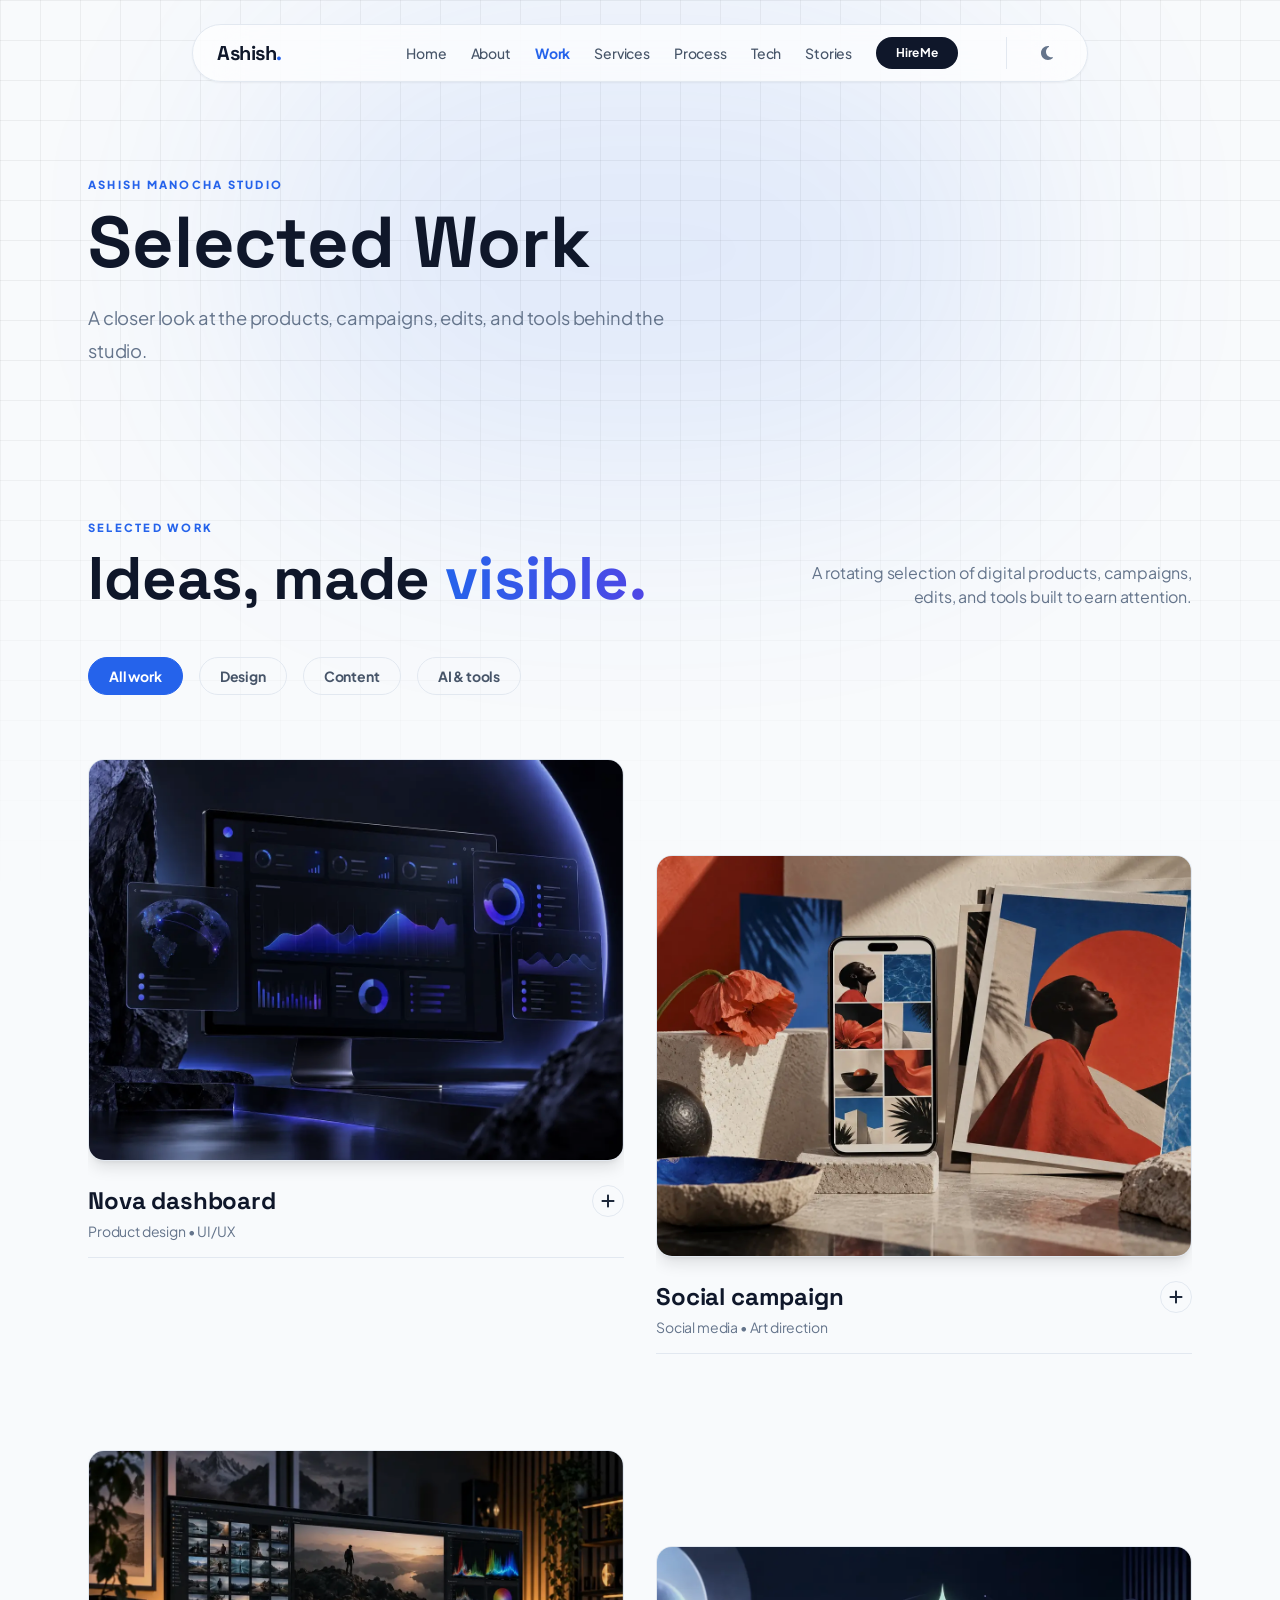
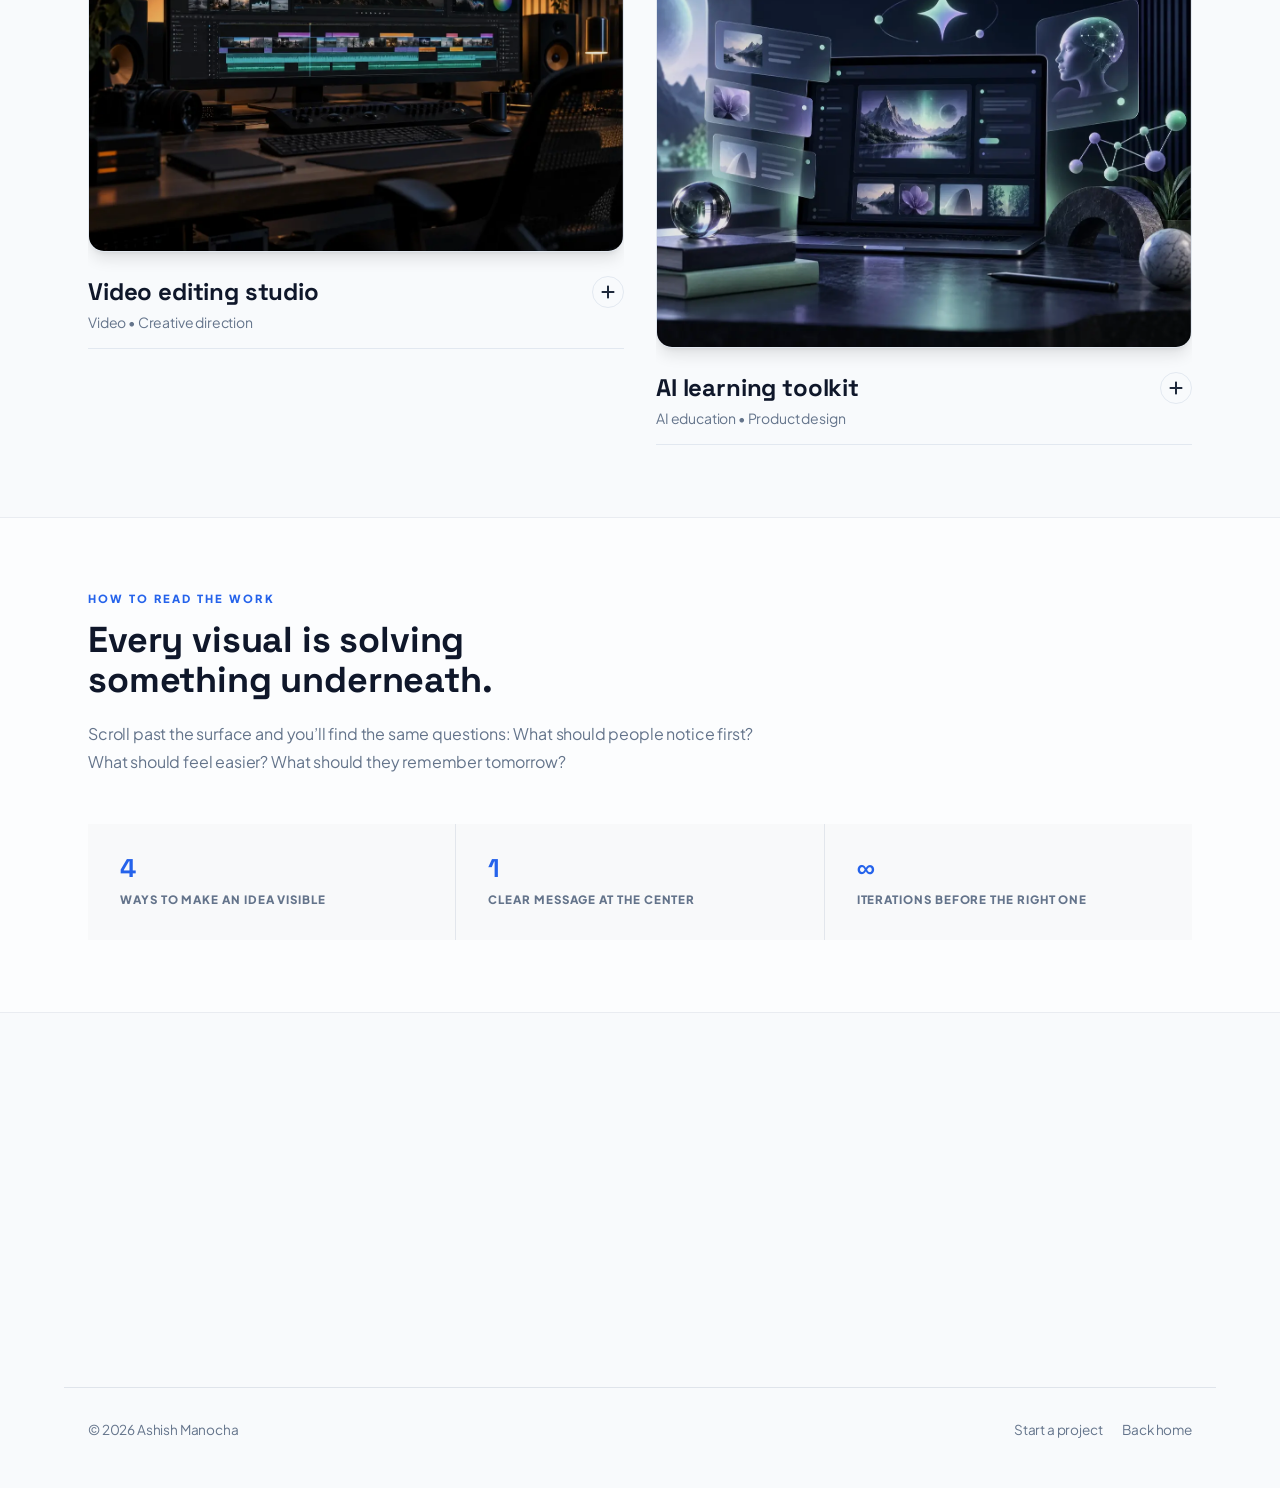
<file: work.html>
<!DOCTYPE html>
<html lang="en" class="scroll-smooth">
<head>
    <meta charset="UTF-8">
    <meta name="viewport" content="width=device-width, initial-scale=1.0">

    <title>Digital Portfolio &amp; Case Studies | Ashish Manocha</title>
    <meta name="description" content="Explore Ashish Manocha’s portfolio of digital projects, case studies, and creative work across web, video, and social media.">
    <meta name="author" content="Ashish Manocha">
    <meta name="theme-color" content="#2563eb" media="(prefers-color-scheme: light)">
    <meta name="theme-color" content="#0f172a" media="(prefers-color-scheme: dark)">
    <meta name="color-scheme" content="light dark">
    <link rel="canonical" href="https://ashish-manocha.vercel.app/work.html">

    <link rel="icon" href="/favicon.ico" sizes="any">
    <link rel="icon" type="image/png" sizes="32x32" href="/favicon-32x32.png">
    <link rel="icon" type="image/png" sizes="16x16" href="/favicon-16x16.png">
    <link rel="apple-touch-icon" sizes="180x180" href="/apple-touch-icon.png">
    <link rel="mask-icon" href="/safari-pinned-tab.svg" color="#2563eb">
    <link rel="manifest" href="/site.webmanifest">

    <meta property="og:type" content="website">
    <meta property="og:site_name" content="Ashish Manocha">
    <meta property="og:locale" content="en_US">
    <meta property="og:title" content="Digital Portfolio &amp; Case Studies | Ashish Manocha">
    <meta property="og:description" content="Explore Ashish Manocha’s portfolio of digital projects, case studies, and creative work across web, video, and social media.">
    <meta property="og:url" content="https://ashish-manocha.vercel.app/work.html">
    <meta property="og:image" content="https://ashish-manocha.vercel.app/images/og-image.jpg">
    <meta property="og:image:width" content="1200">
    <meta property="og:image:height" content="630">
    <meta property="og:image:alt" content="Ashish Manocha, independent creative digital studio">

    <meta name="twitter:card" content="summary_large_image">
    <meta name="twitter:title" content="Digital Portfolio &amp; Case Studies | Ashish Manocha">
    <meta name="twitter:description" content="Explore Ashish Manocha’s portfolio of digital projects, case studies, and creative work across web, video, and social media.">
    <meta name="twitter:image" content="https://ashish-manocha.vercel.app/images/og-image.jpg">
    <meta name="twitter:image:alt" content="Ashish Manocha, independent creative digital studio">

    <link rel="preload" as="font" type="font/woff2" href="fonts/plus-jakarta-sans.woff2" crossorigin>
    <link rel="preload" as="font" type="font/woff2" href="fonts/space-grotesk.woff2" crossorigin>

    <link rel="stylesheet" href="fonts.css">
    <link rel="stylesheet" href="styles.css">
    <link rel="stylesheet" href="tailwind.css">

    <script type="application/ld+json">
    {
      "@context": "https://schema.org",
      "@type": "WebPage",
      "url": "https://ashish-manocha.vercel.app/work.html",
      "name": "Digital Portfolio & Case Studies | Ashish Manocha",
      "description": "Explore Ashish Manocha’s portfolio of digital projects, case studies, and creative work across web, video, and social media.",
      "isPartOf": {
        "@id": "https://ashish-manocha.vercel.app/#site"
      },
      "inLanguage": "en",
      "breadcrumb": {
        "@type": "BreadcrumbList",
        "itemListElement": [
          {
            "@type": "ListItem",
            "position": 1,
            "name": "Home",
            "item": "https://ashish-manocha.vercel.app/"
          },
          {
            "@type": "ListItem",
            "position": 2,
            "name": "Work",
            "item": "https://ashish-manocha.vercel.app/work.html"
          }
        ]
      },
      "mainEntity": {
        "@id": "https://ashish-manocha.vercel.app/#org"
      }
    }
    </script>
</head>

<body class="bg-slate-50 text-slate-800 dark:bg-dark dark:text-slate-200 transition-colors duration-500 selection:bg-primary selection:text-white overflow-x-hidden standalone-page"><svg xmlns="http://www.w3.org/2000/svg" class="sprite" aria-hidden="true"><symbol id="i-arrow-down" viewBox="0 0 384 512"><path d="M169.4 470.6c12.5 12.5 32.8 12.5 45.3 0l160-160c12.5-12.5 12.5-32.8 0-45.3s-32.8-12.5-45.3 0L224 370.8 224 64c0-17.7-14.3-32-32-32s-32 14.3-32 32l0 306.7L54.6 265.4c-12.5-12.5-32.8-12.5-45.3 0s-12.5 32.8 0 45.3l160 160z"/></symbol><symbol id="i-arrow-right" viewBox="0 0 448 512"><path d="M438.6 278.6c12.5-12.5 12.5-32.8 0-45.3l-160-160c-12.5-12.5-32.8-12.5-45.3 0s-12.5 32.8 0 45.3L338.8 224 32 224c-17.7 0-32 14.3-32 32s14.3 32 32 32l306.7 0L233.4 393.4c-12.5 12.5-12.5 32.8 0 45.3s32.8 12.5 45.3 0l160-160z"/></symbol><symbol id="i-arrow-up" viewBox="0 0 384 512"><path d="M214.6 41.4c-12.5-12.5-32.8-12.5-45.3 0l-160 160c-12.5 12.5-12.5 32.8 0 45.3s32.8 12.5 45.3 0L160 141.2V448c0 17.7 14.3 32 32 32s32-14.3 32-32V141.2L329.4 246.6c12.5 12.5 32.8 12.5 45.3 0s12.5-32.8 0-45.3l-160-160z"/></symbol><symbol id="i-arrow-up-right-and-arrow-down-left-from-center" viewBox="0 0 512 512"><path d="M200 32H56C42.7 32 32 42.7 32 56V200c0 9.7 5.8 18.5 14.8 22.2s19.3 1.7 26.2-5.2l40-40 79 79-79 79L73 295c-6.9-6.9-17.2-8.9-26.2-5.2S32 302.3 32 312V456c0 13.3 10.7 24 24 24H200c9.7 0 18.5-5.8 22.2-14.8s1.7-19.3-5.2-26.2l-40-40 79-79 79 79-40 40c-6.9 6.9-8.9 17.2-5.2 26.2s12.5 14.8 22.2 14.8H456c13.3 0 24-10.7 24-24V312c0-9.7-5.8-18.5-14.8-22.2s-19.3-1.7-26.2 5.2l-40 40-79-79 79-79 40 40c6.9 6.9 17.2 8.9 26.2 5.2s14.8-12.5 14.8-22.2V56c0-13.3-10.7-24-24-24H312c-9.7 0-18.5 5.8-22.2 14.8s-1.7 19.3 5.2 26.2l40 40-79 79-79-79 40-40c6.9-6.9 8.9-17.2 5.2-26.2S209.7 32 200 32z"/></symbol><symbol id="i-arrow-up-right-from-square" viewBox="0 0 512 512"><path d="M352 0c-12.9 0-24.6 7.8-29.6 19.8s-2.2 25.7 6.9 34.9L370.7 96 201.4 265.4c-12.5 12.5-12.5 32.8 0 45.3s32.8 12.5 45.3 0L416 141.3l41.4 41.4c9.2 9.2 22.9 11.9 34.9 6.9s19.8-16.6 19.8-29.6V32c0-17.7-14.3-32-32-32H352zM80 32C35.8 32 0 67.8 0 112V432c0 44.2 35.8 80 80 80H400c44.2 0 80-35.8 80-80V320c0-17.7-14.3-32-32-32s-32 14.3-32 32V432c0 8.8-7.2 16-16 16H80c-8.8 0-16-7.2-16-16V112c0-8.8 7.2-16 16-16H192c17.7 0 32-14.3 32-32s-14.3-32-32-32H80z"/></symbol><symbol id="i-bars" viewBox="0 0 448 512"><path d="M0 96C0 78.3 14.3 64 32 64H416c17.7 0 32 14.3 32 32s-14.3 32-32 32H32C14.3 128 0 113.7 0 96zM0 256c0-17.7 14.3-32 32-32H416c17.7 0 32 14.3 32 32s-14.3 32-32 32H32c-17.7 0-32-14.3-32-32zM448 416c0 17.7-14.3 32-32 32H32c-17.7 0-32-14.3-32-32s14.3-32 32-32H416c17.7 0 32 14.3 32 32z"/></symbol><symbol id="i-bolt" viewBox="0 0 448 512"><path d="M349.4 44.6c5.9-13.7 1.5-29.7-10.6-38.5s-28.6-8-39.9 1.8l-256 224c-10 8.8-13.6 22.9-8.9 35.3S50.7 288 64 288H175.5L98.6 467.4c-5.9 13.7-1.5 29.7 10.6 38.5s28.6 8 39.9-1.8l256-224c10-8.8 13.6-22.9 8.9-35.3s-16.6-20.7-30-20.7H272.5L349.4 44.6z"/></symbol><symbol id="i-check" viewBox="0 0 448 512"><path d="M438.6 105.4c12.5 12.5 12.5 32.8 0 45.3l-256 256c-12.5 12.5-32.8 12.5-45.3 0l-128-128c-12.5-12.5-12.5-32.8 0-45.3s32.8-12.5 45.3 0L160 338.7 393.4 105.4c12.5-12.5 32.8-12.5 45.3 0z"/></symbol><symbol id="i-check-circle" viewBox="0 0 512 512"><path d="M256 512A256 256 0 1 0 256 0a256 256 0 1 0 0 512zM369 209L241 337c-9.4 9.4-24.6 9.4-33.9 0l-64-64c-9.4-9.4-9.4-24.6 0-33.9s24.6-9.4 33.9 0l47 47L335 175c9.4-9.4 24.6-9.4 33.9 0s9.4 24.6 0 33.9z"/></symbol><symbol id="i-circle-check" viewBox="0 0 512 512"><path d="M256 512A256 256 0 1 0 256 0a256 256 0 1 0 0 512zM369 209L241 337c-9.4 9.4-24.6 9.4-33.9 0l-64-64c-9.4-9.4-9.4-24.6 0-33.9s24.6-9.4 33.9 0l47 47L335 175c9.4-9.4 24.6-9.4 33.9 0s9.4 24.6 0 33.9z"/></symbol><symbol id="i-circle-notch" viewBox="0 0 512 512"><path d="M222.7 32.1c5 16.9-4.6 34.8-21.5 39.8C121.8 95.6 64 169.1 64 256c0 106 86 192 192 192s192-86 192-192c0-86.9-57.8-160.4-137.1-184.1c-16.9-5-26.6-22.9-21.5-39.8s22.9-26.6 39.8-21.5C434.9 42.1 512 140 512 256c0 141.4-114.6 256-256 256S0 397.4 0 256C0 140 77.1 42.1 182.9 10.6c16.9-5 34.8 4.6 39.8 21.5z"/></symbol><symbol id="i-code" viewBox="0 0 640 512"><path d="M392.8 1.2c-17-4.9-34.7 5-39.6 22l-128 448c-4.9 17 5 34.7 22 39.6s34.7-5 39.6-22l128-448c4.9-17-5-34.7-22-39.6zm80.6 120.1c-12.5 12.5-12.5 32.8 0 45.3L562.7 256l-89.4 89.4c-12.5 12.5-12.5 32.8 0 45.3s32.8 12.5 45.3 0l112-112c12.5-12.5 12.5-32.8 0-45.3l-112-112c-12.5-12.5-32.8-12.5-45.3 0zm-306.7 0c-12.5-12.5-32.8-12.5-45.3 0l-112 112c-12.5 12.5-12.5 32.8 0 45.3l112 112c12.5 12.5 32.8 12.5 45.3 0s12.5-32.8 0-45.3L77.3 256l89.4-89.4c12.5-12.5 12.5-32.8 0-45.3z"/></symbol><symbol id="i-comments" viewBox="0 0 640 512"><path d="M208 352c114.9 0 208-78.8 208-176S322.9 0 208 0S0 78.8 0 176c0 38.6 14.7 74.3 39.6 103.4c-3.5 9.4-8.7 17.7-14.2 24.7c-4.8 6.2-9.7 11-13.3 14.3c-1.8 1.6-3.3 2.9-4.3 3.7c-.5 .4-.9 .7-1.1 .8l-.2 .2 0 0 0 0C1 327.2-1.4 334.4 .8 340.9S9.1 352 16 352c21.8 0 43.8-5.6 62.1-12.5c9.2-3.5 17.8-7.4 25.3-11.4C134.1 343.3 169.8 352 208 352zM448 176c0 112.3-99.1 196.9-216.5 207C255.8 457.4 336.4 512 432 512c38.2 0 73.9-8.7 104.7-23.9c7.5 4 16 7.9 25.2 11.4c18.3 6.9 40.3 12.5 62.1 12.5c6.9 0 13.1-4.5 15.2-11.1c2.1-6.6-.2-13.8-5.8-17.9l0 0 0 0-.2-.2c-.2-.2-.6-.4-1.1-.8c-1-.8-2.5-2-4.3-3.7c-3.6-3.3-8.5-8.1-13.3-14.3c-5.5-7-10.7-15.4-14.2-24.7c24.9-29 39.6-64.7 39.6-103.4c0-92.8-84.9-168.9-192.6-175.5c.4 5.1 .6 10.3 .6 15.5z"/></symbol><symbol id="i-compass" viewBox="0 0 512 512"><path d="M256 512A256 256 0 1 0 256 0a256 256 0 1 0 0 512zm50.7-186.9L162.4 380.6c-19.4 7.5-38.5-11.6-31-31l55.5-144.3c3.3-8.5 9.9-15.1 18.4-18.4l144.3-55.5c19.4-7.5 38.5 11.6 31 31L325.1 306.7c-3.2 8.5-9.9 15.1-18.4 18.4zM288 256a32 32 0 1 0 -64 0 32 32 0 1 0 64 0z"/></symbol><symbol id="i-database" viewBox="0 0 448 512"><path d="M448 80v48c0 44.2-100.3 80-224 80S0 172.2 0 128V80C0 35.8 100.3 0 224 0S448 35.8 448 80zM393.2 214.7c20.8-7.4 39.9-16.9 54.8-28.6V288c0 44.2-100.3 80-224 80S0 332.2 0 288V186.1c14.9 11.8 34 21.2 54.8 28.6C99.7 230.7 159.5 240 224 240s124.3-9.3 169.2-25.3zM0 346.1c14.9 11.8 34 21.2 54.8 28.6C99.7 390.7 159.5 400 224 400s124.3-9.3 169.2-25.3c20.8-7.4 39.9-16.9 54.8-28.6V432c0 44.2-100.3 80-224 80S0 476.2 0 432V346.1z"/></symbol><symbol id="i-dribbble" viewBox="0 0 512 512"><path d="M256 8C119.252 8 8 119.252 8 256s111.252 248 248 248 248-111.252 248-248S392.748 8 256 8zm163.97 114.366c29.503 36.046 47.369 81.957 47.835 131.955-6.984-1.477-77.018-15.682-147.502-6.818-5.752-14.041-11.181-26.393-18.617-41.614 78.321-31.977 113.818-77.482 118.284-83.523zM396.421 97.87c-3.81 5.427-35.697 48.286-111.021 76.519-34.712-63.776-73.185-116.168-79.04-124.008 67.176-16.193 137.966 1.27 190.061 47.489zm-230.48-33.25c5.585 7.659 43.438 60.116 78.537 122.509-99.087 26.313-186.36 25.934-195.834 25.809C62.38 147.205 106.678 92.573 165.941 64.62zM44.17 256.323c0-2.166.043-4.322.108-6.473 9.268.19 111.92 1.513 217.706-30.146 6.064 11.868 11.857 23.915 17.174 35.949-76.599 21.575-146.194 83.527-180.531 142.306C64.794 360.405 44.17 310.73 44.17 256.323zm81.807 167.113c22.127-45.233 82.178-103.622 167.579-132.756 29.74 77.283 42.039 142.053 45.189 160.638-68.112 29.013-150.015 21.053-212.768-27.882zm248.38 8.489c-2.171-12.886-13.446-74.897-41.152-151.033 66.38-10.626 124.7 6.768 131.947 9.055-9.442 58.941-43.273 109.844-90.795 141.978z"/></symbol><symbol id="i-envelope" viewBox="0 0 512 512"><path d="M48 64C21.5 64 0 85.5 0 112c0 15.1 7.1 29.3 19.2 38.4L236.8 313.6c11.4 8.5 27 8.5 38.4 0L492.8 150.4c12.1-9.1 19.2-23.3 19.2-38.4c0-26.5-21.5-48-48-48H48zM0 176V384c0 35.3 28.7 64 64 64H448c35.3 0 64-28.7 64-64V176L294.4 339.2c-22.8 17.1-54 17.1-76.8 0L0 176z"/></symbol><symbol id="i-film" viewBox="0 0 512 512"><path d="M0 96C0 60.7 28.7 32 64 32H448c35.3 0 64 28.7 64 64V416c0 35.3-28.7 64-64 64H64c-35.3 0-64-28.7-64-64V96zM48 368v32c0 8.8 7.2 16 16 16H96c8.8 0 16-7.2 16-16V368c0-8.8-7.2-16-16-16H64c-8.8 0-16 7.2-16 16zm368-16c-8.8 0-16 7.2-16 16v32c0 8.8 7.2 16 16 16h32c8.8 0 16-7.2 16-16V368c0-8.8-7.2-16-16-16H416zM48 240v32c0 8.8 7.2 16 16 16H96c8.8 0 16-7.2 16-16V240c0-8.8-7.2-16-16-16H64c-8.8 0-16 7.2-16 16zm368-16c-8.8 0-16 7.2-16 16v32c0 8.8 7.2 16 16 16h32c8.8 0 16-7.2 16-16V240c0-8.8-7.2-16-16-16H416zM48 112v32c0 8.8 7.2 16 16 16H96c8.8 0 16-7.2 16-16V112c0-8.8-7.2-16-16-16H64c-8.8 0-16 7.2-16 16zM416 96c-8.8 0-16 7.2-16 16v32c0 8.8 7.2 16 16 16h32c8.8 0 16-7.2 16-16V112c0-8.8-7.2-16-16-16H416zM160 128v64c0 17.7 14.3 32 32 32H320c17.7 0 32-14.3 32-32V128c0-17.7-14.3-32-32-32H192c-17.7 0-32 14.3-32 32zm32 160c-17.7 0-32 14.3-32 32v64c0 17.7 14.3 32 32 32H320c17.7 0 32-14.3 32-32V320c0-17.7-14.3-32-32-32H192z"/></symbol><symbol id="i-github" viewBox="0 0 496 512"><path d="M165.9 397.4c0 2-2.3 3.6-5.2 3.6-3.3.3-5.6-1.3-5.6-3.6 0-2 2.3-3.6 5.2-3.6 3-.3 5.6 1.3 5.6 3.6zm-31.1-4.5c-.7 2 1.3 4.3 4.3 4.9 2.6 1 5.6 0 6.2-2s-1.3-4.3-4.3-5.2c-2.6-.7-5.5.3-6.2 2.3zm44.2-1.7c-2.9.7-4.9 2.6-4.6 4.9.3 2 2.9 3.3 5.9 2.6 2.9-.7 4.9-2.6 4.6-4.6-.3-1.9-3-3.2-5.9-2.9zM244.8 8C106.1 8 0 113.3 0 252c0 110.9 69.8 205.8 169.5 239.2 12.8 2.3 17.3-5.6 17.3-12.1 0-6.2-.3-40.4-.3-61.4 0 0-70 15-84.7-29.8 0 0-11.4-29.1-27.8-36.6 0 0-22.9-15.7 1.6-15.4 0 0 24.9 2 38.6 25.8 21.9 38.6 58.6 27.5 72.9 20.9 2.3-16 8.8-27.1 16-33.7-55.9-6.2-112.3-14.3-112.3-110.5 0-27.5 7.6-41.3 23.6-58.9-2.6-6.5-11.1-33.3 2.6-67.9 20.9-6.5 69 27 69 27 20-5.6 41.5-8.5 62.8-8.5s42.8 2.9 62.8 8.5c0 0 48.1-33.6 69-27 13.7 34.7 5.2 61.4 2.6 67.9 16 17.7 25.8 31.5 25.8 58.9 0 96.5-58.9 104.2-114.8 110.5 9.2 7.9 17 22.9 17 46.4 0 33.7-.3 75.4-.3 83.6 0 6.5 4.6 14.4 17.3 12.1C428.2 457.8 496 362.9 496 252 496 113.3 383.5 8 244.8 8zM97.2 352.9c-1.3 1-1 3.3.7 5.2 1.6 1.6 3.9 2.3 5.2 1 1.3-1 1-3.3-.7-5.2-1.6-1.6-3.9-2.3-5.2-1zm-10.8-8.1c-.7 1.3.3 2.9 2.3 3.9 1.6 1 3.6.7 4.3-.7.7-1.3-.3-2.9-2.3-3.9-2-.6-3.6-.3-4.3.7zm32.4 35.6c-1.6 1.3-1 4.3 1.3 6.2 2.3 2.3 5.2 2.6 6.5 1 1.3-1.3.7-4.3-1.3-6.2-2.2-2.3-5.2-2.6-6.5-1zm-11.4-14.7c-1.6 1-1.6 3.6 0 5.9 1.6 2.3 4.3 3.3 5.6 2.3 1.6-1.3 1.6-3.9 0-6.2-1.4-2.3-4-3.3-5.6-2z"/></symbol><symbol id="i-image" viewBox="0 0 512 512"><path d="M0 96C0 60.7 28.7 32 64 32H448c35.3 0 64 28.7 64 64V416c0 35.3-28.7 64-64 64H64c-35.3 0-64-28.7-64-64V96zM323.8 202.5c-4.5-6.6-11.9-10.5-19.8-10.5s-15.4 3.9-19.8 10.5l-87 127.6L170.7 297c-4.6-5.7-11.5-9-18.7-9s-14.2 3.3-18.7 9l-64 80c-5.8 7.2-6.9 17.1-2.9 25.4s12.4 13.6 21.6 13.6h96 32H424c8.9 0 17.1-4.9 21.2-12.8s3.6-17.4-1.4-24.7l-120-176zM112 192a48 48 0 1 0 0-96 48 48 0 1 0 0 96z"/></symbol><symbol id="i-layer-group" viewBox="0 0 576 512"><path d="M264.5 5.2c14.9-6.9 32.1-6.9 47 0l218.6 101c8.5 3.9 13.9 12.4 13.9 21.8s-5.4 17.9-13.9 21.8l-218.6 101c-14.9 6.9-32.1 6.9-47 0L45.9 149.8C37.4 145.8 32 137.3 32 128s5.4-17.9 13.9-21.8L264.5 5.2zM476.9 209.6l53.2 24.6c8.5 3.9 13.9 12.4 13.9 21.8s-5.4 17.9-13.9 21.8l-218.6 101c-14.9 6.9-32.1 6.9-47 0L45.9 277.8C37.4 273.8 32 265.3 32 256s5.4-17.9 13.9-21.8l53.2-24.6 152 70.2c23.4 10.8 50.4 10.8 73.8 0l152-70.2zm-152 198.2l152-70.2 53.2 24.6c8.5 3.9 13.9 12.4 13.9 21.8s-5.4 17.9-13.9 21.8l-218.6 101c-14.9 6.9-32.1 6.9-47 0L45.9 405.8C37.4 401.8 32 393.3 32 384s5.4-17.9 13.9-21.8l53.2-24.6 152 70.2c23.4 10.8 50.4 10.8 73.8 0z"/></symbol><symbol id="i-lightbulb" viewBox="0 0 384 512"><path d="M272 384c9.6-31.9 29.5-59.1 49.2-86.2l0 0c5.2-7.1 10.4-14.2 15.4-21.4c19.8-28.5 31.4-63 31.4-100.3C368 78.8 289.2 0 192 0S16 78.8 16 176c0 37.3 11.6 71.9 31.4 100.3c5 7.2 10.2 14.3 15.4 21.4l0 0c19.8 27.1 39.7 54.4 49.2 86.2H272zM192 512c44.2 0 80-35.8 80-80V416H112v16c0 44.2 35.8 80 80 80zM112 176c0 8.8-7.2 16-16 16s-16-7.2-16-16c0-61.9 50.1-112 112-112c8.8 0 16 7.2 16 16s-7.2 16-16 16c-44.2 0-80 35.8-80 80z"/></symbol><symbol id="i-linkedin" viewBox="0 0 448 512"><path d="M416 32H31.9C14.3 32 0 46.5 0 64.3v383.4C0 465.5 14.3 480 31.9 480H416c17.6 0 32-14.5 32-32.3V64.3c0-17.8-14.4-32.3-32-32.3zM135.4 416H69V202.2h66.5V416zm-33.2-243c-21.3 0-38.5-17.3-38.5-38.5S80.9 96 102.2 96c21.2 0 38.5 17.3 38.5 38.5 0 21.3-17.2 38.5-38.5 38.5zm282.1 243h-66.4V312c0-24.8-.5-56.7-34.5-56.7-34.6 0-39.9 27-39.9 54.9V416h-66.4V202.2h63.7v29.2h.9c8.9-16.8 30.6-34.5 62.9-34.5 67.2 0 79.7 44.3 79.7 101.9V416z"/></symbol><symbol id="i-map-marker-alt" viewBox="0 0 384 512"><path d="M215.7 499.2C267 435 384 279.4 384 192C384 86 298 0 192 0S0 86 0 192c0 87.4 117 243 168.3 307.2c12.3 15.3 35.1 15.3 47.4 0zM192 128a64 64 0 1 1 0 128 64 64 0 1 1 0-128z"/></symbol><symbol id="i-mobile-screen-button" viewBox="0 0 384 512"><path d="M16 64C16 28.7 44.7 0 80 0H304c35.3 0 64 28.7 64 64V448c0 35.3-28.7 64-64 64H80c-35.3 0-64-28.7-64-64V64zM224 448a32 32 0 1 0 -64 0 32 32 0 1 0 64 0zM304 64H80V384H304V64z"/></symbol><symbol id="i-moon" viewBox="0 0 384 512"><path d="M223.5 32C100 32 0 132.3 0 256S100 480 223.5 480c60.6 0 115.5-24.2 155.8-63.4c5-4.9 6.3-12.5 3.1-18.7s-10.1-9.7-17-8.5c-9.8 1.7-19.8 2.6-30.1 2.6c-96.9 0-175.5-78.8-175.5-176c0-65.8 36-123.1 89.3-153.3c6.1-3.5 9.2-10.5 7.7-17.3s-7.3-11.9-14.3-12.5c-6.3-.5-12.6-.8-19-.8z"/></symbol><symbol id="i-palette" viewBox="0 0 512 512"><path d="M512 256c0 .9 0 1.8 0 2.7c-.4 36.5-33.6 61.3-70.1 61.3H344c-26.5 0-48 21.5-48 48c0 3.4 .4 6.7 1 9.9c2.1 10.2 6.5 20 10.8 29.9c6.1 13.8 12.1 27.5 12.1 42c0 31.8-21.6 60.7-53.4 62c-3.5 .1-7 .2-10.6 .2C114.6 512 0 397.4 0 256S114.6 0 256 0S512 114.6 512 256zM128 288a32 32 0 1 0 -64 0 32 32 0 1 0 64 0zm0-96a32 32 0 1 0 0-64 32 32 0 1 0 0 64zM288 96a32 32 0 1 0 -64 0 32 32 0 1 0 64 0zm96 96a32 32 0 1 0 0-64 32 32 0 1 0 0 64z"/></symbol><symbol id="i-people-arrows" viewBox="0 0 640 512"><path d="M64 64a64 64 0 1 1 128 0A64 64 0 1 1 64 64zM25.9 233.4C29.3 191.9 64 160 105.6 160h44.8c27 0 51 13.4 65.5 34.1c-2.7 1.9-5.2 4-7.5 6.3l-64 64c-21.9 21.9-21.9 57.3 0 79.2L192 391.2V464c0 26.5-21.5 48-48 48H112c-26.5 0-48-21.5-48-48V348.3c-26.5-9.5-44.7-35.8-42.2-65.6l4.1-49.3zM448 64a64 64 0 1 1 128 0A64 64 0 1 1 448 64zM431.6 200.4c-2.3-2.3-4.9-4.4-7.5-6.3c14.5-20.7 38.6-34.1 65.5-34.1h44.8c41.6 0 76.3 31.9 79.7 73.4l4.1 49.3c2.5 29.8-15.7 56.1-42.2 65.6V464c0 26.5-21.5 48-48 48H496c-26.5 0-48-21.5-48-48V391.2l47.6-47.6c21.9-21.9 21.9-57.3 0-79.2l-64-64zM272 240v32h96V240c0-9.7 5.8-18.5 14.8-22.2s19.3-1.7 26.2 5.2l64 64c9.4 9.4 9.4 24.6 0 33.9l-64 64c-6.9 6.9-17.2 8.9-26.2 5.2s-14.8-12.5-14.8-22.2V336H272v32c0 9.7-5.8 18.5-14.8 22.2s-19.3 1.7-26.2-5.2l-64-64c-9.4-9.4-9.4-24.6 0-33.9l64-64c6.9-6.9 17.2-8.9 26.2-5.2s14.8 12.5 14.8 22.2z"/></symbol><symbol id="i-phone" viewBox="0 0 512 512"><path d="M164.9 24.6c-7.7-18.6-28-28.5-47.4-23.2l-88 24C12.1 30.2 0 46 0 64C0 311.4 200.6 512 448 512c18 0 33.8-12.1 38.6-29.5l24-88c5.3-19.4-4.6-39.7-23.2-47.4l-96-40c-16.3-6.8-35.2-2.1-46.3 11.6L304.7 368C234.3 334.7 177.3 277.7 144 207.3L193.3 167c13.7-11.2 18.4-30 11.6-46.3l-40-96z"/></symbol><symbol id="i-plus" viewBox="0 0 448 512"><path d="M256 80c0-17.7-14.3-32-32-32s-32 14.3-32 32V224H48c-17.7 0-32 14.3-32 32s14.3 32 32 32H192V432c0 17.7 14.3 32 32 32s32-14.3 32-32V288H400c17.7 0 32-14.3 32-32s-14.3-32-32-32H256V80z"/></symbol><symbol id="i-quote-right" viewBox="0 0 448 512"><path d="M448 296c0 66.3-53.7 120-120 120h-8c-17.7 0-32-14.3-32-32s14.3-32 32-32h8c30.9 0 56-25.1 56-56v-8H320c-35.3 0-64-28.7-64-64V160c0-35.3 28.7-64 64-64h64c35.3 0 64 28.7 64 64v32 32 72zm-256 0c0 66.3-53.7 120-120 120H64c-17.7 0-32-14.3-32-32s14.3-32 32-32h8c30.9 0 56-25.1 56-56v-8H64c-35.3 0-64-28.7-64-64V160c0-35.3 28.7-64 64-64h64c35.3 0 64 28.7 64 64v32 32 72z"/></symbol><symbol id="i-robot" viewBox="0 0 640 512"><path d="M320 0c17.7 0 32 14.3 32 32V96H472c39.8 0 72 32.2 72 72V440c0 39.8-32.2 72-72 72H168c-39.8 0-72-32.2-72-72V168c0-39.8 32.2-72 72-72H288V32c0-17.7 14.3-32 32-32zM208 384c-8.8 0-16 7.2-16 16s7.2 16 16 16h32c8.8 0 16-7.2 16-16s-7.2-16-16-16H208zm96 0c-8.8 0-16 7.2-16 16s7.2 16 16 16h32c8.8 0 16-7.2 16-16s-7.2-16-16-16H304zm96 0c-8.8 0-16 7.2-16 16s7.2 16 16 16h32c8.8 0 16-7.2 16-16s-7.2-16-16-16H400zM264 256a40 40 0 1 0 -80 0 40 40 0 1 0 80 0zm152 40a40 40 0 1 0 0-80 40 40 0 1 0 0 80zM48 224H64V416H48c-26.5 0-48-21.5-48-48V272c0-26.5 21.5-48 48-48zm544 0c26.5 0 48 21.5 48 48v96c0 26.5-21.5 48-48 48H576V224h16z"/></symbol><symbol id="i-rocket" viewBox="0 0 512 512"><path d="M156.6 384.9L125.7 354c-8.5-8.5-11.5-20.8-7.7-32.2c3-8.9 7-20.5 11.8-33.8L24 288c-8.6 0-16.6-4.6-20.9-12.1s-4.2-16.7 .2-24.1l52.5-88.5c13-21.9 36.5-35.3 61.9-35.3l82.3 0c2.4-4 4.8-7.7 7.2-11.3C289.1-4.1 411.1-8.1 483.9 5.3c11.6 2.1 20.6 11.2 22.8 22.8c13.4 72.9 9.3 194.8-111.4 276.7c-3.5 2.4-7.3 4.8-11.3 7.2v82.3c0 25.4-13.4 49-35.3 61.9l-88.5 52.5c-7.4 4.4-16.6 4.5-24.1 .2s-12.1-12.2-12.1-20.9V380.8c-14.1 4.9-26.4 8.9-35.7 11.9c-11.2 3.6-23.4 .5-31.8-7.8zM384 168a40 40 0 1 0 0-80 40 40 0 1 0 0 80z"/></symbol><symbol id="i-route" viewBox="0 0 512 512"><path d="M512 96c0 50.2-59.1 125.1-84.6 155c-3.8 4.4-9.4 6.1-14.5 5H320c-17.7 0-32 14.3-32 32s14.3 32 32 32h96c53 0 96 43 96 96s-43 96-96 96H139.6c8.7-9.9 19.3-22.6 30-36.8c6.3-8.4 12.8-17.6 19-27.2H416c17.7 0 32-14.3 32-32s-14.3-32-32-32H320c-53 0-96-43-96-96s43-96 96-96h39.8c-21-31.5-39.8-67.7-39.8-96c0-53 43-96 96-96s96 43 96 96zM117.1 489.1c-3.8 4.3-7.2 8.1-10.1 11.3l-1.8 2-.2-.2c-6 4.6-14.6 4-20-1.8C59.8 473 0 402.5 0 352c0-53 43-96 96-96s96 43 96 96c0 30-21.1 67-43.5 97.9c-10.7 14.7-21.7 28-30.8 38.5l-.6 .7zM128 352a32 32 0 1 0 -64 0 32 32 0 1 0 64 0zM416 128a32 32 0 1 0 0-64 32 32 0 1 0 0 64z"/></symbol><symbol id="i-share-nodes" viewBox="0 0 448 512"><path d="M352 224c53 0 96-43 96-96s-43-96-96-96s-96 43-96 96c0 4 .2 8 .7 11.9l-94.1 47C145.4 170.2 121.9 160 96 160c-53 0-96 43-96 96s43 96 96 96c25.9 0 49.4-10.2 66.6-26.9l94.1 47c-.5 3.9-.7 7.8-.7 11.9c0 53 43 96 96 96s96-43 96-96s-43-96-96-96c-25.9 0-49.4 10.2-66.6 26.9l-94.1-47c.5-3.9 .7-7.8 .7-11.9s-.2-8-.7-11.9l94.1-47C302.6 213.8 326.1 224 352 224z"/></symbol><symbol id="i-sun" viewBox="0 0 512 512"><path d="M361.5 1.2c5 2.1 8.6 6.6 9.6 11.9L391 121l107.9 19.8c5.3 1 9.8 4.6 11.9 9.6s1.5 10.7-1.6 15.2L446.9 256l62.3 90.3c3.1 4.5 3.7 10.2 1.6 15.2s-6.6 8.6-11.9 9.6L391 391 371.1 498.9c-1 5.3-4.6 9.8-9.6 11.9s-10.7 1.5-15.2-1.6L256 446.9l-90.3 62.3c-4.5 3.1-10.2 3.7-15.2 1.6s-8.6-6.6-9.6-11.9L121 391 13.1 371.1c-5.3-1-9.8-4.6-11.9-9.6s-1.5-10.7 1.6-15.2L65.1 256 2.8 165.7c-3.1-4.5-3.7-10.2-1.6-15.2s6.6-8.6 11.9-9.6L121 121 140.9 13.1c1-5.3 4.6-9.8 9.6-11.9s10.7-1.5 15.2 1.6L256 65.1 346.3 2.8c4.5-3.1 10.2-3.7 15.2-1.6zM160 256a96 96 0 1 1 192 0 96 96 0 1 1 -192 0zm224 0a128 128 0 1 0 -256 0 128 128 0 1 0 256 0z"/></symbol><symbol id="i-times" viewBox="0 0 384 512"><path d="M342.6 150.6c12.5-12.5 12.5-32.8 0-45.3s-32.8-12.5-45.3 0L192 210.7 86.6 105.4c-12.5-12.5-32.8-12.5-45.3 0s-12.5 32.8 0 45.3L146.7 256 41.4 361.4c-12.5 12.5-12.5 32.8 0 45.3s32.8 12.5 45.3 0L192 301.3 297.4 406.6c12.5 12.5 32.8 12.5 45.3 0s12.5-32.8 0-45.3L237.3 256 342.6 150.6z"/></symbol><symbol id="i-twitter" viewBox="0 0 512 512"><path d="M459.37 151.716c.325 4.548.325 9.097.325 13.645 0 138.72-105.583 298.558-298.558 298.558-59.452 0-114.68-17.219-161.137-47.106 8.447.974 16.568 1.299 25.34 1.299 49.055 0 94.213-16.568 130.274-44.832-46.132-.975-84.792-31.188-98.112-72.772 6.498.974 12.995 1.624 19.818 1.624 9.421 0 18.843-1.3 27.614-3.573-48.081-9.747-84.143-51.98-84.143-102.985v-1.299c13.969 7.797 30.214 12.67 47.431 13.319-28.264-18.843-46.781-51.005-46.781-87.391 0-19.492 5.197-37.36 14.294-52.954 51.655 63.675 129.3 105.258 216.365 109.807-1.624-7.797-2.599-15.918-2.599-24.04 0-57.828 46.782-104.934 104.934-104.934 30.213 0 57.502 12.67 76.67 33.137 23.715-4.548 46.456-13.32 66.599-25.34-7.798 24.366-24.366 44.833-46.132 57.827 21.117-2.273 41.584-8.122 60.426-16.243-14.292 20.791-32.161 39.308-52.628 54.253z"/></symbol><symbol id="i-wand-magic-sparkles" viewBox="0 0 576 512"><path d="M234.7 42.7L197 56.8c-3 1.1-5 4-5 7.2s2 6.1 5 7.2l37.7 14.1L248.8 123c1.1 3 4 5 7.2 5s6.1-2 7.2-5l14.1-37.7L315 71.2c3-1.1 5-4 5-7.2s-2-6.1-5-7.2L277.3 42.7 263.2 5c-1.1-3-4-5-7.2-5s-6.1 2-7.2 5L234.7 42.7zM46.1 395.4c-18.7 18.7-18.7 49.1 0 67.9l34.6 34.6c18.7 18.7 49.1 18.7 67.9 0L529.9 116.5c18.7-18.7 18.7-49.1 0-67.9L495.3 14.1c-18.7-18.7-49.1-18.7-67.9 0L46.1 395.4zM484.6 82.6l-105 105-23.3-23.3 105-105 23.3 23.3zM7.5 117.2C3 118.9 0 123.2 0 128s3 9.1 7.5 10.8L64 160l21.2 56.5c1.7 4.5 6 7.5 10.8 7.5s9.1-3 10.8-7.5L128 160l56.5-21.2c4.5-1.7 7.5-6 7.5-10.8s-3-9.1-7.5-10.8L128 96 106.8 39.5C105.1 35 100.8 32 96 32s-9.1 3-10.8 7.5L64 96 7.5 117.2zm352 256c-4.5 1.7-7.5 6-7.5 10.8s3 9.1 7.5 10.8L416 416l21.2 56.5c1.7 4.5 6 7.5 10.8 7.5s9.1-3 10.8-7.5L480 416l56.5-21.2c4.5-1.7 7.5-6 7.5-10.8s-3-9.1-7.5-10.8L480 352l-21.2-56.5c-1.7-4.5-6-7.5-10.8-7.5s-9.1 3-10.8 7.5L416 352l-56.5 21.2z"/></symbol><symbol id="i-whatsapp" viewBox="0 0 448 512"><path d="M380.9 97.1C339 55.1 283.2 32 223.9 32c-122.4 0-222 99.6-222 222 0 39.1 10.2 77.3 29.6 111L0 480l117.7-30.9c32.4 17.7 68.9 27 106.1 27h.1c122.3 0 224.1-99.6 224.1-222 0-59.3-25.2-115-67.1-157zm-157 341.6c-33.2 0-65.7-8.9-94-25.7l-6.7-4-69.8 18.3L72 359.2l-4.4-7c-18.5-29.4-28.2-63.3-28.2-98.2 0-101.7 82.8-184.5 184.6-184.5 49.3 0 95.6 19.2 130.4 54.1 34.8 34.9 56.2 81.2 56.1 130.5 0 101.8-84.9 184.6-186.6 184.6zm101.2-138.2c-5.5-2.8-32.8-16.2-37.9-18-5.1-1.9-8.8-2.8-12.5 2.8-3.7 5.6-14.3 18-17.6 21.8-3.2 3.7-6.5 4.2-12 1.4-32.6-16.3-54-29.1-75.5-66-5.7-9.8 5.7-9.1 16.3-30.3 1.8-3.7.9-6.9-.5-9.7-1.4-2.8-12.5-30.1-17.1-41.2-4.5-10.8-9.1-9.3-12.5-9.5-3.2-.2-6.9-.2-10.6-.2-3.7 0-9.7 1.4-14.8 6.9-5.1 5.6-19.4 19-19.4 46.3 0 27.3 19.9 53.7 22.6 57.4 2.8 3.7 39.1 59.7 94.8 83.8 35.2 15.2 49 16.5 66.6 13.9 10.7-1.6 32.8-13.4 37.4-26.4 4.6-13 4.6-24.1 3.2-26.4-1.3-2.5-5-3.9-10.5-6.6z"/></symbol></svg>
    <div class="fixed inset-0 z-[1] bg-noise pointer-events-none opacity-40 mix-blend-overlay"></div>
    <div class="fixed inset-0 z-0 bg-grid-pattern pointer-events-none"></div>
<div class="fixed top-0 left-1/2 -translate-x-1/2 w-[800px] h-[500px] bg-primary/20 rounded-full blur-[120px] pointer-events-none opacity-50 dark:opacity-20 z-0"></div>
    
        <!-- Navigation -->
    <header class="fixed top-0 left-0 right-0 z-50 flex justify-center px-4 pt-6">
        <nav class="bg-white/70 dark:bg-surface/70 backdrop-blur-xl border border-slate-200 dark:border-white/10 rounded-full px-6 py-3 flex items-center gap-8 shadow-sm transition-all duration-300 w-full max-w-4xl justify-between md:justify-start reveal-on-scroll">
            
            <a href="index.html" class="text-xl font-bold font-display tracking-tight text-slate-900 dark:text-white hoverable magnetic-btn focus:outline-none relative z-20">
                Ashish<span class="text-primary">.</span>
            </a>

            <!-- Desktop Menu -->
            <div class="hidden md:flex items-center gap-6 text-sm font-medium ml-auto relative z-20" id="desktop-menu">
                <a href="index.html" class="nav-link text-slate-600 dark:text-slate-400 hover:text-primary dark:hover:text-white transition-colors hoverable magnetic-btn">Home</a>
                <a href="about.html" class="nav-link text-slate-600 dark:text-slate-400 hover:text-primary dark:hover:text-white transition-colors hoverable magnetic-btn">About</a>
                <a href="work.html" class="nav-link text-slate-600 dark:text-slate-400 hover:text-primary dark:hover:text-white transition-colors hoverable magnetic-btn">Work</a>
                <a href="services.html" class="nav-link text-slate-600 dark:text-slate-400 hover:text-primary dark:hover:text-white transition-colors hoverable magnetic-btn">Services</a>
                <a href="process.html" class="nav-link text-slate-600 dark:text-slate-400 hover:text-primary dark:hover:text-white transition-colors hoverable magnetic-btn">Process</a>
                <a href="technologies.html" class="nav-link text-slate-600 dark:text-slate-400 hover:text-primary dark:hover:text-white transition-colors hoverable magnetic-btn">Tech</a>
                <a href="stories.html" class="nav-link text-slate-600 dark:text-slate-400 hover:text-primary dark:hover:text-white transition-colors hoverable magnetic-btn">Stories</a>
                <a href="contact.html" class="px-5 py-2 bg-slate-900 dark:bg-white text-white dark:text-black rounded-full font-bold text-xs hover:scale-105 transition-transform hoverable magnetic-btn">Hire Me</a>
            </div>

            <div class="flex items-center gap-3 md:ml-4 border-l border-slate-200 dark:border-white/10 pl-4 md:pl-6 relative z-20">
                <button id="theme-toggle" aria-label="Toggle dark mode" class="w-8 h-8 rounded-full flex items-center justify-center text-slate-500 hover:bg-slate-100 dark:hover:bg-white/10 transition-colors hoverable magnetic-btn focus:outline-none">
                    <svg class="ico" aria-hidden="true" focusable="false"><use href="#i-moon"></use></svg>
                </button>
                <button id="mobile-menu-btn" aria-label="Open menu" class="md:hidden text-slate-900 dark:text-white p-1 hoverable magnetic-btn focus:outline-none">
                    <svg class="ico text-lg" aria-hidden="true" focusable="false"><use href="#i-bars"></use></svg>
                </button>
            </div>
        </nav>
    </header>

    <!-- Mobile Menu Overlay -->
    <div id="mobile-menu" class="fixed inset-0 z-[70] bg-white/95 dark:bg-black/95 backdrop-blur-xl flex flex-col items-center justify-center gap-8 opacity-0 pointer-events-none transition-all duration-300">
        <a href="index.html" class="text-3xl font-display font-bold mobile-link hover:text-primary hoverable">Home</a>
        <a href="about.html" class="text-3xl font-display font-bold mobile-link hover:text-primary hoverable">About</a>
        <a href="services.html" class="text-3xl font-display font-bold mobile-link hover:text-primary hoverable">Services</a>
        <a href="process.html" class="text-3xl font-display font-bold mobile-link hover:text-primary hoverable">Process</a>
        <a href="technologies.html" class="text-3xl font-display font-bold mobile-link hover:text-primary hoverable">Tech</a>
        <a href="work.html" class="text-3xl font-display font-bold mobile-link hover:text-primary hoverable">Work</a>
        <a href="stories.html" class="text-3xl font-display font-bold mobile-link hover:text-primary hoverable">Stories</a>
        <a href="contact.html" class="text-3xl font-display font-bold mobile-link hover:text-primary hoverable">Contact</a>
        <button id="close-menu" aria-label="Close menu" class="absolute top-8 right-8 text-slate-500 hover:text-black dark:hover:text-white hoverable">
            <svg class="ico text-2xl" aria-hidden="true" focusable="false"><use href="#i-times"></use></svg>
        </button>
    </div>


    <main class="relative z-10">
        <section class="page-hero"><div class="container mx-auto px-6 max-w-6xl"><p class="eyebrow text-primary">Ashish Manocha studio</p><h1 class="font-display text-5xl md:text-7xl font-bold text-slate-900 dark:text-white max-w-4xl">Selected Work</h1><p class="page-hero-copy">A closer look at the products, campaigns, edits, and tools behind the studio.</p></div></section>
        <section id="work" class="section-spy py-24 relative z-10">
        <div class="container mx-auto px-6 max-w-6xl">
            <div class="flex flex-col md:flex-row justify-between items-end mb-12 gap-6 reveal-on-scroll">
                <div>
                    <p class="eyebrow text-primary">Selected work</p>
                    <h2 class="font-display text-4xl md:text-6xl font-bold text-slate-900 dark:text-white">Ideas, made <span class="text-transparent bg-clip-text bg-gradient-to-r from-primary to-secondary">visible.</span></h2>
                </div>
                <p class="text-slate-500 text-sm md:text-base max-w-sm text-left md:text-right">A rotating selection of digital products, campaigns, edits, and tools built to earn attention.</p>
            </div>
            <div class="flex flex-wrap gap-4 mb-16 reveal-on-scroll delay-100" id="portfolio-filters">
                <button class="filter-btn active px-5 py-2 rounded-full border border-slate-200 dark:border-white/10 text-sm font-bold text-slate-600 dark:text-slate-300 hover:border-primary hover:text-primary transition-all hoverable magnetic-btn" data-filter="all">All work</button>
                <button class="filter-btn px-5 py-2 rounded-full border border-slate-200 dark:border-white/10 text-sm font-bold text-slate-600 dark:text-slate-300 hover:border-primary hover:text-primary transition-all hoverable magnetic-btn" data-filter="design">Design</button>
                <button class="filter-btn px-5 py-2 rounded-full border border-slate-200 dark:border-white/10 text-sm font-bold text-slate-600 dark:text-slate-300 hover:border-primary hover:text-primary transition-all hoverable magnetic-btn" data-filter="content">Content</button>
                <button class="filter-btn px-5 py-2 rounded-full border border-slate-200 dark:border-white/10 text-sm font-bold text-slate-600 dark:text-slate-300 hover:border-primary hover:text-primary transition-all hoverable magnetic-btn" data-filter="ai">AI & tools</button>
            </div>
            <div class="grid grid-cols-1 md:grid-cols-2 gap-x-8 gap-y-16 md:gap-y-24" id="projects-grid">
                <article class="project-item spotlight-card group cursor-pointer project-trigger hoverable reveal-on-scroll" data-filter-category="design ai" data-title="Nova dashboard" data-category="Product design • UI/UX" data-image="images/generated-nova-dashboard.webp" data-desc="A focused analytics experience for teams that need to see what matters, decide faster, and keep momentum. We shaped the system from information architecture through interface polish.">
                    <div class="spotlight-overlay"></div><div class="project-card relative w-full aspect-[4/3] bg-slate-200 dark:bg-surface rounded-2xl overflow-hidden mb-6 preserve-3d transition-transform duration-300 shadow-lg group-hover:shadow-xl border border-slate-200 dark:border-white/5"><div class="absolute inset-0 overflow-hidden transform-gpu"><img src="images/generated-nova-dashboard.webp" class="w-full h-full object-cover transition-transform duration-700 group-hover:scale-105 parallax-img" alt="Nova analytics dashboard visual" srcset="images/generated-nova-dashboard-480.webp 480w, images/generated-nova-dashboard-768.webp 768w, images/generated-nova-dashboard-1200.webp 1200w" sizes="100vw" width="1200" height="900" loading="lazy" decoding="async"><div class="absolute inset-0 bg-black/10 group-hover:bg-transparent transition-colors duration-500"></div></div></div>
                    <div class="flex justify-between items-start border-b border-slate-200 dark:border-white/10 pb-4 relative z-10"><div><h3 class="text-2xl font-display font-bold text-slate-900 dark:text-white mb-1 group-hover:text-primary transition-colors">Nova dashboard</h3><p class="text-slate-500 text-sm">Product design • UI/UX</p></div><span class="w-8 h-8 flex items-center justify-center rounded-full border border-slate-200 dark:border-slate-700 group-hover:bg-slate-900 group-hover:text-white dark:group-hover:bg-white dark:group-hover:text-black transition-all"><svg class="ico group-hover:rotate-90 transition-transform" aria-hidden="true" focusable="false"><use href="#i-plus"></use></svg></span></div>
                </article>
                <article class="project-item spotlight-card group cursor-pointer md:mt-24 project-trigger hoverable reveal-on-scroll delay-100" data-filter-category="content design" data-title="Social campaign" data-category="Social media • Art direction" data-image="images/generated-social-campaign.webp" data-desc="A launch-ready content system built around a clear visual voice: flexible enough for a month of posts, distinctive enough to be remembered after one scroll.">
                    <div class="spotlight-overlay"></div><div class="project-card relative w-full aspect-[4/3] bg-slate-200 dark:bg-surface rounded-2xl overflow-hidden mb-6 preserve-3d transition-transform duration-300 shadow-lg group-hover:shadow-xl border border-slate-200 dark:border-white/5"><div class="absolute inset-0 overflow-hidden transform-gpu"><img src="images/generated-social-campaign.webp" class="w-full h-full object-cover transition-transform duration-700 group-hover:scale-105 parallax-img" alt="Social media campaign moodboard visual" srcset="images/generated-social-campaign-480.webp 480w, images/generated-social-campaign-768.webp 768w, images/generated-social-campaign-1200.webp 1200w" sizes="100vw" width="1200" height="900" loading="lazy" decoding="async"><div class="absolute inset-0 bg-black/10 group-hover:bg-transparent transition-colors duration-500"></div></div></div>
                    <div class="flex justify-between items-start border-b border-slate-200 dark:border-white/10 pb-4 relative z-10"><div><h3 class="text-2xl font-display font-bold text-slate-900 dark:text-white mb-1 group-hover:text-primary transition-colors">Social campaign</h3><p class="text-slate-500 text-sm">Social media • Art direction</p></div><span class="w-8 h-8 flex items-center justify-center rounded-full border border-slate-200 dark:border-slate-700 group-hover:bg-slate-900 group-hover:text-white dark:group-hover:bg-white dark:group-hover:text-black transition-all"><svg class="ico group-hover:rotate-90 transition-transform" aria-hidden="true" focusable="false"><use href="#i-plus"></use></svg></span></div>
                </article>
                <article class="project-item spotlight-card group cursor-pointer project-trigger hoverable reveal-on-scroll" data-filter-category="content" data-title="Video editing studio" data-category="Video • Creative direction" data-image="images/generated-video-editing.webp" data-desc="A visual language for short-form video: stronger hooks, cleaner pacing, and edits designed to turn passive viewers into active followers.">
                    <div class="spotlight-overlay"></div><div class="project-card relative w-full aspect-[4/3] bg-slate-200 dark:bg-surface rounded-2xl overflow-hidden mb-6 preserve-3d transition-transform duration-300 shadow-lg group-hover:shadow-xl border border-slate-200 dark:border-white/5"><div class="absolute inset-0 overflow-hidden transform-gpu"><img src="images/generated-video-editing.webp" class="w-full h-full object-cover transition-transform duration-700 group-hover:scale-105 parallax-img" alt="Video editing workspace visual" srcset="images/generated-video-editing-480.webp 480w, images/generated-video-editing-768.webp 768w, images/generated-video-editing-1200.webp 1200w" sizes="100vw" width="1200" height="900" loading="lazy" decoding="async"><div class="absolute inset-0 bg-black/10 group-hover:bg-transparent transition-colors duration-500"></div></div></div>
                    <div class="flex justify-between items-start border-b border-slate-200 dark:border-white/10 pb-4 relative z-10"><div><h3 class="text-2xl font-display font-bold text-slate-900 dark:text-white mb-1 group-hover:text-primary transition-colors">Video editing studio</h3><p class="text-slate-500 text-sm">Video • Creative direction</p></div><span class="w-8 h-8 flex items-center justify-center rounded-full border border-slate-200 dark:border-slate-700 group-hover:bg-slate-900 group-hover:text-white dark:group-hover:bg-white dark:group-hover:text-black transition-all"><svg class="ico group-hover:rotate-90 transition-transform" aria-hidden="true" focusable="false"><use href="#i-plus"></use></svg></span></div>
                </article>
                <article class="project-item spotlight-card group cursor-pointer md:mt-24 project-trigger hoverable reveal-on-scroll delay-100" data-filter-category="ai design" data-title="AI learning toolkit" data-category="AI education • Product design" data-image="images/generated-ai-toolkit.webp" data-desc="An approachable learning system that helps people move from AI curiosity to confident, useful workflows without the jargon.">
                    <div class="spotlight-overlay"></div><div class="project-card relative w-full aspect-[4/3] bg-slate-200 dark:bg-surface rounded-2xl overflow-hidden mb-6 preserve-3d transition-transform duration-300 shadow-lg group-hover:shadow-xl border border-slate-200 dark:border-white/5"><div class="absolute inset-0 overflow-hidden transform-gpu"><img src="images/generated-ai-toolkit.webp" class="w-full h-full object-cover transition-transform duration-700 group-hover:scale-105 parallax-img" alt="AI learning toolkit visual" srcset="images/generated-ai-toolkit-480.webp 480w, images/generated-ai-toolkit-768.webp 768w, images/generated-ai-toolkit-1200.webp 1200w" sizes="100vw" width="1200" height="900" loading="lazy" decoding="async"><div class="absolute inset-0 bg-black/10 group-hover:bg-transparent transition-colors duration-500"></div></div></div>
                    <div class="flex justify-between items-start border-b border-slate-200 dark:border-white/10 pb-4 relative z-10"><div><h3 class="text-2xl font-display font-bold text-slate-900 dark:text-white mb-1 group-hover:text-primary transition-colors">AI learning toolkit</h3><p class="text-slate-500 text-sm">AI education • Product design</p></div><span class="w-8 h-8 flex items-center justify-center rounded-full border border-slate-200 dark:border-slate-700 group-hover:bg-slate-900 group-hover:text-white dark:group-hover:bg-white dark:group-hover:text-black transition-all"><svg class="ico group-hover:rotate-90 transition-transform" aria-hidden="true" focusable="false"><use href="#i-plus"></use></svg></span></div>
                </article>
            </div>
        </div>
    </section>
<section class="page-rich-section page-rich-muted"><div class="container mx-auto px-6 max-w-6xl"><div class="page-section-heading"><p class="eyebrow text-primary">How to read the work</p><h2 class="font-display text-3xl md:text-4xl font-bold text-slate-900 dark:text-white">Every visual is solving<br>something underneath.</h2><p class="page-lead">Scroll past the surface and you’ll find the same questions: What should people notice first? What should feel easier? What should they remember tomorrow?</p></div><div class="page-metric-grid"><div><strong>4</strong><span>Ways to make an idea visible</span></div><div><strong>1</strong><span>Clear message at the center</span></div><div><strong>∞</strong><span>Iterations before the right one</span></div></div></div></section><section class="page-rich-section"><div class="container mx-auto px-6 max-w-6xl"><div class="quote-banner"><p>“The best case study is the one that makes the next decision obvious.”</p><span>— Ashish Manocha, creative studio notes</span></div></div></section>
    </main>
    <footer class="standalone-footer"><span>© <span id="year">2026</span> Ashish Manocha</span><div><a href="contact.html">Start a project</a><a href="index.html">Back home</a></div></footer>
    <!-- Project Detail Modal -->
    <div id="project-modal" class="hidden fixed inset-0 z-[200] flex items-center justify-center p-4">
        <div id="modal-backdrop" class="absolute inset-0 bg-slate-900/70 backdrop-blur-sm opacity-0 transition-opacity duration-300"></div>
        <div id="modal-content" class="relative w-full max-w-3xl max-h-[88vh] overflow-y-auto bg-white dark:bg-surface border border-slate-200 dark:border-white/10 rounded-3xl shadow-2xl scale-95 opacity-0 transition-all duration-300">
            <button id="close-modal" aria-label="Close project details" class="absolute top-4 right-4 z-10 w-10 h-10 rounded-full bg-white/90 dark:bg-black/70 border border-slate-200 dark:border-white/15 flex items-center justify-center text-slate-600 dark:text-slate-200 hover:text-primary transition-colors focus:outline-none">
                <svg class="ico" aria-hidden="true" focusable="false"><use href="#i-times"></use></svg>
            </button>
            <img id="modal-image" src="images/generated-nova-dashboard-768.webp" srcset="images/generated-nova-dashboard-480.webp 480w, images/generated-nova-dashboard-768.webp 768w, images/generated-nova-dashboard-1200.webp 1200w" sizes="100vw" alt="Selected project preview" class="w-full h-56 md:h-80 object-cover rounded-t-3xl" width="1200" height="900" loading="lazy" decoding="async">
            <div class="p-6 md:p-8">
                <p id="modal-category" class="eyebrow text-primary mb-3"></p>
                <h3 id="modal-title" class="font-display text-3xl md:text-4xl font-bold text-slate-900 dark:text-white tracking-tight"></h3>
                <p id="modal-desc" class="mt-4 text-slate-500 dark:text-slate-400 leading-relaxed"></p>
                <a href="contact.html" class="home-primary-cta mt-6">Start a similar project <svg class="ico" aria-hidden="true" focusable="false"><use href="#i-arrow-up-right-from-square"></use></svg></a>
            </div>
        </div>
    </div>

    <script src="script.js" defer></script>
</body>
</html>
</file>
<file: fonts.css>
/* Self-hosted fonts (latin subset, variable weight) — no external requests */
@font-face {
    font-family: 'Plus Jakarta Sans';
    font-style: normal;
    font-weight: 200 800;
    font-display: swap;
    src: url('fonts/plus-jakarta-sans.woff2') format('woff2');
}
@font-face {
    font-family: 'Space Grotesk';
    font-style: normal;
    font-weight: 300 700;
    font-display: swap;
    src: url('fonts/space-grotesk.woff2') format('woff2');
}
</file>
<file: styles.css>
﻿/* Hide the side scrollbar (desktop) â€” page still scrolls with wheel, trackpad, keys, touch */
html {
    scrollbar-width: none;          /* Firefox */
    -ms-overflow-style: none;       /* Legacy Edge/IE */
}
html::-webkit-scrollbar {
    width: 0;
    height: 0;
    display: none;                  /* Chrome, Safari, Opera */
}

.dark .preserve-3d { transform-style: preserve-3d; }
.perspective-1000 { perspective: 1000px; }
.backface-hidden { backface-visibility: hidden; }
.parallax-img { will-change: transform; }
.no-scrollbar::-webkit-scrollbar { display: none; }
.no-scrollbar { -ms-overflow-style: none; scrollbar-width: none; }

#preloader {
    transition: opacity 0.6s cubic-bezier(0.2, 0.8, 0.2, 1), visibility 0.6s;
}
#preloader.hide {
    opacity: 0;
    visibility: hidden;
}

/* Toast Animation */
.toast-enter {
    transform: translateY(100%) scale(0.9);
    opacity: 0;
}
.toast-enter-active {
    transform: translateY(0) scale(1);
    opacity: 1;
    transition: all 0.5s cubic-bezier(0.34, 1.56, 0.64, 1);
}
.toast-exit {
    transform: translateY(0) scale(1);
    opacity: 1;
}
.toast-exit-active {
    transform: translateY(20px) scale(0.9);
    opacity: 0;
    transition: all 0.3s cubic-bezier(0.2, 0.8, 0.2, 1);
}

*:focus-visible {
    outline: 2px solid #2563eb;
    outline-offset: 4px;
}

/* Filter Button Active State */
.filter-btn.active {
    background-color: #2563eb;
    color: white;
    border-color: #2563eb;
}
.dark .filter-btn.active {
    color: white;
}

/* Spotlight & Hover Effects */
.spotlight-card {
    position: relative;
    overflow: hidden;
    transition: transform 0.4s cubic-bezier(0.2, 0.8, 0.2, 1), box-shadow 0.4s ease;
}
.spotlight-card:hover {
    transform: translateY(-5px);
    box-shadow: 0 20px 40px -10px rgba(0,0,0,0.1);
}
.dark .spotlight-card:hover {
    box-shadow: 0 20px 40px -10px rgba(255,255,255,0.05);
}
.spotlight-overlay {
    pointer-events: none;
    position: absolute;
    inset: 0;
    opacity: 0;
    transition: opacity 0.3s;
    background: radial-gradient(600px circle at var(--mouse-x) var(--mouse-y), rgba(37, 99, 235, 0.1), transparent 40%);
    z-index: 20;
}
.spotlight-card:hover .spotlight-overlay {
    opacity: 1;
}

/* Modern Scroll Reveal */
.reveal-on-scroll {
    opacity: 1;
    filter: blur(0);
    transform: translateY(0) scale(1);
    transition: all 1s cubic-bezier(0.2, 0.8, 0.2, 1);
    will-change: opacity, filter, transform;
}
.reveal-on-scroll.is-visible {
    opacity: 1;
    filter: blur(0);
    transform: translateY(0) scale(1);
}

/* Stagger Delays */
.delay-100 { transition-delay: 100ms; }
.delay-200 { transition-delay: 200ms; }
.delay-300 { transition-delay: 300ms; }
.delay-400 { transition-delay: 400ms; }

/* Magnetic Button Effect Base Class */
.magnetic-btn {
    display: inline-block;
    transition: transform 0.2s cubic-bezier(0.2, 0.8, 0.2, 1);
}

/* ===== HERO SECTION ANIMATIONS ===== */
@keyframes heroFadeInUp {
    from {
        opacity: 0;
        transform: translateY(20px);
    }
    to {
        opacity: 1;
        transform: translateY(0);
    }
}

@keyframes badgeReveal {
    from {
        opacity: 0;
        transform: translateY(10px) scale(0.95);
        filter: blur(4px);
    }
    to {
        opacity: 1;
        transform: translateY(0) scale(1);
        filter: blur(0);
    }
}

@keyframes heroHeadingReveal {
    from {
        opacity: 0;
        transform: translateY(30px);
        filter: blur(8px);
    }
    to {
        opacity: 1;
        transform: translateY(0);
        filter: blur(0);
    }
}

@keyframes profileImageEnter {
    from {
        opacity: 0;
        transform: scale(0.85) rotateY(20deg);
        filter: blur(10px);
    }
    to {
        opacity: 1;
        transform: scale(1) rotateY(0);
        filter: blur(0);
    }
}

@keyframes circleRotateIn {
    from {
        opacity: 0;
        transform: rotate(90deg) scale(0.8);
    }
    to {
        opacity: 1;
        transform: rotate(0deg) scale(1);
    }
}

@keyframes glowPulse {
    0%, 100% {
        filter: drop-shadow(0 0 20px rgba(37, 99, 235, 0.4));
    }
    50% {
        filter: drop-shadow(0 0 40px rgba(37, 99, 235, 0.6));
    }
}

@keyframes buttonScaleIn {
    from {
        opacity: 0;
        transform: translateY(15px) scale(0.9);
    }
    to {
        opacity: 1;
        transform: translateY(0) scale(1);
    }
}

/* Hero Badge Animation */
.hero-badge {
    animation: badgeReveal 0.8s cubic-bezier(0.2, 0.8, 0.2, 1) forwards;
    animation-delay: 0.1s;
}

/* Hero Heading Lines Animation */
.hero-heading-line {
    animation: heroHeadingReveal 0.8s cubic-bezier(0.2, 0.8, 0.2, 1) forwards;
}
.hero-heading-line:nth-child(1) { animation-delay: 0.2s; }
.hero-heading-line:nth-child(2) { animation-delay: 0.35s; }
.hero-heading-line:nth-child(3) { animation-delay: 0.5s; }

/* Hero Paragraph Animation */
.hero-description {
    animation: heroFadeInUp 0.9s cubic-bezier(0.2, 0.8, 0.2, 1) forwards;
    animation-delay: 0.65s;
    opacity: 0;
}

/* Hero Buttons Container Animation */
.hero-buttons {
    animation: heroFadeInUp 0.9s cubic-bezier(0.2, 0.8, 0.2, 1) forwards;
    animation-delay: 0.8s;
    opacity: 0;
}

/* Hero Image Container Animation */
.hero-image-container {
    animation: profileImageEnter 1s cubic-bezier(0.2, 0.8, 0.2, 1) forwards;
    animation-delay: 0.4s;
    opacity: 0;
    perspective: 1000px;
}

/* Circular Elements Animation */
.hero-circle-outer {
    animation: circleRotateIn 1.2s cubic-bezier(0.2, 0.8, 0.2, 1) forwards;
    animation-delay: 0.5s;
    opacity: 0;
}

.hero-circle-middle {
    animation: circleRotateIn 1.2s cubic-bezier(0.2, 0.8, 0.2, 1) forwards;
    animation-delay: 0.6s;
    opacity: 0;
    animation-direction: reverse;
}

/* Profile Image Glow Effect */
.hero-image-glow {
    animation: glowPulse 3s ease-in-out infinite;
    animation-delay: 1.4s;
}

/* Hero Profile Image */
.hero-profile-img {
    animation: profileImageEnter 0.9s cubic-bezier(0.2, 0.8, 0.2, 1) forwards;
    animation-delay: 0.4s;
}


/* Ashish Manocha portfolio refinements */
:root { --brand-ink: #0f172a; --brand-accent: #2563eb; }
body { letter-spacing: -0.01em; }
nav { box-shadow: 0 14px 40px rgba(15, 23, 42, 0.08); }
.dark nav { box-shadow: 0 14px 40px rgba(0, 0, 0, 0.28); }
.hero-profile-img { background: linear-gradient(145deg, #dbeafe, #ede9fe); }
.hero-profile-img img { mix-blend-mode: multiply; }
.dark .hero-profile-img img { mix-blend-mode: normal; }
.services-grid { align-items: stretch; }
.service-card { min-height: 245px; transition: transform .35s ease, border-color .35s ease, box-shadow .35s ease; }
.service-card:hover { transform: translateY(-8px); border-color: rgba(37,99,235,.55); box-shadow: 0 20px 45px rgba(37,99,235,.12); }
.service-card h3 { position: relative; z-index: 1; margin: 0 0 .75rem; font-family: "Space Grotesk", sans-serif; font-size: 1.05rem; font-weight: 700; color: #0f172a; }
.dark .service-card h3 { color: #fff; }
.service-card p { position: relative; z-index: 1; color: #64748b; font-size: .875rem; line-height: 1.7; }
.service-icon { position: relative; z-index: 1; display: grid; place-items: center; width: 3rem; height: 3rem; margin-bottom: 1.5rem; border-radius: .85rem; color: #2563eb; background: rgba(37,99,235,.10); font-size: 1.2rem; transition: color .3s ease, background .3s ease; }
.service-card:hover .service-icon { color: #fff; background: #2563eb; }
.dark .service-card p { color: #94a3b8; }
@media (max-width: 640px) { .service-card { min-height: auto; } }

/* Editorial studio additions */
.eyebrow { font-size: .7rem; font-weight: 800; letter-spacing: .2em; text-transform: uppercase; margin-bottom: .85rem; }
.process-card { position: relative; min-height: 260px; padding: 1.5rem; border: 1px solid rgba(148,163,184,.25); border-radius: 1.25rem; background: rgba(255,255,255,.72); transition: transform .35s ease, border-color .35s ease, box-shadow .35s ease; }
.dark .process-card { background: rgba(10,10,10,.7); border-color: rgba(255,255,255,.1); }
.process-card:hover { transform: translateY(-8px); border-color: rgba(37,99,235,.5); box-shadow: 0 20px 40px rgba(37,99,235,.12); }
.process-card > span { display: block; color: #2563eb; font-family: "Space Grotesk", sans-serif; font-weight: 700; font-size: .8rem; margin-bottom: 2rem; }
.process-card > i { display: grid; place-items: center; width: 2.8rem; height: 2.8rem; border-radius: .8rem; color: #fff; background: linear-gradient(135deg,#2563eb,#4f46e5); margin-bottom: 1.25rem; }
.process-card h3 { font-family: "Space Grotesk", sans-serif; font-size: 1.05rem; font-weight: 700; color: #0f172a; margin-bottom: .6rem; }
.dark .process-card h3 { color: #fff; }
.process-card p { color: #64748b; font-size: .875rem; line-height: 1.7; }
.dark .process-card p { color: #94a3b8; }
.studio-banner { display: flex; align-items: center; justify-content: space-between; gap: 2rem; padding: 2.25rem 2.5rem; border-radius: 1.5rem; background: linear-gradient(120deg,#0f172a 0%,#1e3a8a 55%,#4f46e5 100%); box-shadow: 0 24px 55px rgba(30,64,175,.2); }
@media (max-width: 700px) { .studio-banner { flex-direction: column; align-items: flex-start; padding: 1.75rem; } }

/* Technologies We Teach marquee */
.tech-marquee { overflow: hidden; mask-image: linear-gradient(to right, transparent, #000 8%, #000 92%, transparent); -webkit-mask-image: linear-gradient(to right, transparent, #000 8%, #000 92%, transparent); }
.tech-marquee-track { display: flex; width: max-content; gap: .75rem; animation: techScroll 38s linear infinite; }
.tech-marquee:nth-child(2) .tech-marquee-track { animation-direction: reverse; animation-duration: 42s; }
.tech-pill { display: inline-flex; align-items: center; gap: .6rem; padding: .75rem 1rem; min-width: max-content; border: 1px solid rgba(148,163,184,.25); border-radius: .85rem; background: rgba(255,255,255,.72); color: #475569; font-size: .78rem; font-weight: 700; transition: border-color .3s ease, color .3s ease, transform .3s ease; }
.dark .tech-pill { background: rgba(10,10,10,.72); color: #cbd5e1; border-color: rgba(255,255,255,.12); }
.tech-pill:hover { color: #2563eb; border-color: rgba(37,99,235,.5); transform: translateY(-2px); }
.tech-pill img { width: 1.25rem; height: 1.25rem; object-fit: contain; filter: grayscale(1) opacity(.72); }
.tech-pill:hover img { filter: grayscale(1) opacity(1); }
@keyframes techScroll { from { transform: translateX(0); } to { transform: translateX(-50%); } }
@media (prefers-reduced-motion: reduce) { .tech-marquee-track { animation-play-state: paused; } }

/* Standalone page system */
.page-hero { position: relative; padding: 11rem 0 5rem; }
.page-hero-copy { max-width: 38rem; margin-top: 1.5rem; color: #64748b; font-size: 1.15rem; line-height: 1.75; }
.dark .page-hero-copy { color: #94a3b8; }
.standalone-page main > section:not(.page-hero) { padding-top: 4.5rem; padding-bottom: 4.5rem; }
.standalone-footer { position: relative; z-index: 10; display: flex; align-items: center; justify-content: space-between; gap: 1rem; max-width: 1152px; margin: 0 auto; padding: 2rem 1.5rem 3rem; border-top: 1px solid rgba(148,163,184,.25); color: #64748b; font-size: .85rem; }
.standalone-footer div { display: flex; gap: 1.25rem; }
.standalone-footer a:hover { color: #2563eb; }
@media (max-width: 640px) { .page-hero { padding-top: 9rem; padding-bottom: 2rem; } .standalone-footer { flex-direction: column; align-items: flex-start; } }

/* Branded opening animation */
.opening-screen { opacity: 1; visibility: visible; animation: openingFailsafe 1s 3.4s forwards; transition: opacity .7s cubic-bezier(.22,1,.36,1), visibility .7s; overflow: hidden; }
.opening-screen.hide { opacity: 0; visibility: hidden; pointer-events: none; }
.opening-stage { position: relative; width: min(88vw, 460px); min-height: 360px; display: flex; flex-direction: column; align-items: center; justify-content: center; }
.opening-core { position: relative; z-index: 2; display: grid; place-items: center; width: 5.5rem; height: 5.5rem; border-radius: 1.5rem; color: #fff; background: linear-gradient(135deg,#2563eb,#4f46e5); box-shadow: 0 18px 50px rgba(37,99,235,.3); transform: scale(.4) rotate(-14deg); opacity: 0; animation: openingCore .9s .12s cubic-bezier(.22,1,.36,1) forwards; }
.opening-core::after { content: ''; position: absolute; inset: 6px; border: 1px solid rgba(255,255,255,.35); border-radius: 1.15rem; }
.opening-core span { position: relative; z-index: 1; font: 700 1.25rem/1 "Space Grotesk", sans-serif; letter-spacing: -.08em; }
.opening-orbit { position: absolute; left: 50%; top: 26%; border: 1px solid rgba(37,99,235,.2); border-radius: 999px; transform: translate(-50%,-50%) rotate(-16deg); opacity: 0; animation: openingOrbit 1.2s .2s ease-out forwards; }
.opening-orbit-one { width: 11rem; height: 6rem; }
.opening-orbit-two { width: 15rem; height: 8rem; transform: translate(-50%,-50%) rotate(58deg); animation-delay: .3s; border-color: rgba(79,70,229,.16); }
.opening-kicker { margin-top: 2rem; color: #64748b; font: 700 .62rem/1.2 "Plus Jakarta Sans", sans-serif; letter-spacing: .2em; opacity: 0; transform: translateY(10px); animation: openingRise .7s .45s ease-out forwards; }
.dark .opening-kicker { color: #94a3b8; }
.opening-kicker span { color: #2563eb; padding: 0 .35rem; }
.opening-wordmark { display: flex; flex-direction: column; align-items: center; margin-top: 1rem; color: #0f172a; font: 700 clamp(2.7rem,8vw,4.5rem)/.88 "Space Grotesk", sans-serif; letter-spacing: -.075em; overflow: hidden; }
.dark .opening-wordmark { color: #fff; }
.opening-wordmark span { opacity: 0; transform: translateY(110%); animation: openingWord .8s cubic-bezier(.22,1,.36,1) forwards; }
.opening-wordmark span:nth-child(2) { animation-delay: .12s; }
.opening-wordmark em { color: #2563eb; font-style: normal; }
.opening-progress { width: min(72vw, 220px); height: 3px; margin-top: 2rem; overflow: hidden; border-radius: 99px; background: rgba(148,163,184,.25); opacity: 0; animation: openingRise .6s .7s ease-out forwards; }
.opening-progress span { display: block; width: 0; height: 100%; border-radius: inherit; background: linear-gradient(90deg,#2563eb,#8b5cf6); animation: openingProgress 1.05s .78s cubic-bezier(.22,1,.36,1) forwards; }
.opening-status { margin-top: .8rem; color: #94a3b8; font-size: .65rem; letter-spacing: .08em; text-transform: uppercase; opacity: 0; animation: openingRise .6s .82s ease-out forwards; }
.opening-dots { display: inline-block; width: 1rem; overflow: hidden; vertical-align: bottom; animation: openingDots 1s steps(4,end) infinite; }
@keyframes openingFailsafe { to { opacity: 0; visibility: hidden; pointer-events: none; } }
@keyframes openingCore { to { opacity: 1; transform: scale(1) rotate(0); } }
@keyframes openingOrbit { to { opacity: 1; transform: translate(-50%,-50%) rotate(26deg); } }
@keyframes openingRise { to { opacity: 1; transform: translateY(0); } }
@keyframes openingWord { to { opacity: 1; transform: translateY(0); } }
@keyframes openingProgress { to { width: 100%; } }
@keyframes openingDots { 0%,20% { width: 0; } 40% { width: .25rem; } 60% { width: .5rem; } 80%,100% { width: .75rem; } }
@media (prefers-reduced-motion: reduce) { .opening-core, .opening-orbit, .opening-kicker, .opening-wordmark span, .opening-progress, .opening-status { animation-duration: .01ms; animation-delay: 0ms; } .opening-progress span { width: 100%; animation: none; } }

/* Homepage editorial landing experience */
.home-main { background: transparent; }
.home-hero { min-height: 94vh; }
.home-hero-glow { position: absolute; border-radius: 999px; filter: blur(80px); pointer-events: none; }
.home-hero-glow-one { width: 28rem; height: 28rem; right: 4%; top: 14%; background: rgba(37,99,235,.16); animation: homeGlow 8s ease-in-out infinite alternate; }
.home-hero-glow-two { width: 20rem; height: 20rem; left: 8%; bottom: 0; background: rgba(139,92,246,.1); animation: homeGlow 10s 1s ease-in-out infinite alternate-reverse; }
.home-hero-grid { position: absolute; inset: 0; opacity: .36; background-image: linear-gradient(rgba(100,116,139,.12) 1px, transparent 1px), linear-gradient(90deg, rgba(100,116,139,.12) 1px, transparent 1px); background-size: 68px 68px; mask-image: linear-gradient(to bottom, transparent, #000 20%, #000 74%, transparent); }
.dark .home-hero-grid { opacity: .18; }
.home-hero-meta { display: flex; flex-wrap: wrap; gap: 1rem 2rem; padding-bottom: 1.1rem; margin-bottom: 4rem; border-bottom: 1px solid rgba(148,163,184,.3); color: #64748b; font-size: .66rem; font-weight: 800; letter-spacing: .16em; text-transform: uppercase; }
.dark .home-hero-meta { color: #94a3b8; border-color: rgba(255,255,255,.12); }
.home-hero-meta span:last-child { margin-left: auto; }
.home-gradient-text { color: transparent; background-image: linear-gradient(110deg,#2563eb 8%,#8b5cf6 55%,#06b6d4 100%); background-clip: text; -webkit-background-clip: text; background-size: 200% auto; animation: homeGradient 7s ease-in-out infinite alternate; }
.home-primary-cta, .home-light-cta { display: inline-flex; align-items: center; gap: .8rem; padding: 1rem 1.35rem; border-radius: 999px; font-size: .86rem; font-weight: 800; transition: transform .35s ease, box-shadow .35s ease; }
.home-primary-cta { color: #fff; background: #0f172a; box-shadow: 0 16px 32px rgba(15,23,42,.18); }
.dark .home-primary-cta { color: #0f172a; background: #fff; }
.home-primary-cta:hover, .home-light-cta:hover { transform: translateY(-4px); box-shadow: 0 18px 35px rgba(37,99,235,.25); }
.home-text-link { display: inline-flex; align-items: center; gap: .65rem; color: #2563eb; font-size: .82rem; font-weight: 800; }
.home-text-link i { transition: transform .3s ease; }
.home-text-link:hover i { transform: translateX(5px); }
.home-hero-proof { display: flex; align-items: center; gap: .85rem; margin-top: 4rem; color: #64748b; font-size: .75rem; line-height: 1.45; }
.dark .home-hero-proof { color: #94a3b8; }
.home-proof-number { color: #2563eb; font: 700 1.1rem/1 "Space Grotesk", sans-serif; }
.home-proof-line { width: 3.5rem; height: 1px; background: #2563eb; }
.home-hero-visual { min-height: 560px; display: grid; place-items: center; position: relative; }
.home-visual-orbit { position: absolute; border: 1px solid rgba(37,99,235,.22); border-radius: 999px; animation: homeOrbit 18s linear infinite; }
.home-visual-orbit-one { width: 31rem; height: 19rem; transform: rotate(35deg); }
.home-visual-orbit-two { width: 25rem; height: 34rem; transform: rotate(-38deg); animation-direction: reverse; border-color: rgba(139,92,246,.22); }
.home-portrait-image { width: min(95vw, 500px); height: min(95vw, 500px); margin: -40px auto 0 auto; position: relative; }
.home-portrait-image { bottom: 126px; }
.home-portrait-image img { width: 100%; height: 100%; border-radius: 50%; object-fit: cover; border: 4px solid #2563eb; transition: transform .3s ease; }
.home-portrait-image img:hover { transform: scale(1.02); }

.dark .home-portrait-label { color: #cbd5e1; }
.home-portrait-label-top { padding: .7rem .25rem .85rem; }
.home-portrait-label-bottom { align-items: flex-end; padding: .9rem .25rem .2rem; line-height: 1.5; }
.home-portrait-label-bottom span:first-child { color: #2563eb; font: 800 1.5rem/.8 "Space Grotesk", sans-serif; letter-spacing: -.12em; }
.home-float-note { position: absolute; z-index: 3; display: inline-flex; align-items: center; gap: .5rem; padding: .7rem .8rem; color: #334155; background: rgba(255,255,255,.8); border: 1px solid rgba(148,163,184,.25); box-shadow: 0 12px 30px rgba(15,23,42,.1); font-size: .67rem; font-weight: 800; letter-spacing: .05em; text-transform: uppercase; animation: homeFloat 5s ease-in-out infinite; }
.dark .home-float-note { color: #e2e8f0; background: rgba(15,23,42,.82); border-color: rgba(255,255,255,.12); }
.home-float-note-one { left: 0; top: 25%; }
.home-float-note-two { right: 0; bottom: 16%; animation-delay: -2s; }
.home-float-dot { width: .5rem; height: .5rem; border-radius: 999px; background: #22c55e; box-shadow: 0 0 0 .25rem rgba(34,197,94,.12); }
.home-section-index { margin-bottom: 2rem; color: #2563eb; font: 800 .7rem/1 "Space Grotesk", sans-serif; letter-spacing: .16em; }
.home-section-index span { color: #94a3b8; }
.home-manifesto { background: rgba(255,255,255,.58); border-top: 1px solid rgba(148,163,184,.18); border-bottom: 1px solid rgba(148,163,184,.18); }
.dark .home-manifesto { background: rgba(255,255,255,.025); border-color: rgba(255,255,255,.1); }
.home-story-grid { display: grid; grid-template-columns: 1.15fr .85fr; grid-template-rows: 17rem 14rem; gap: 1rem; }
.home-image-card { position: relative; display: block; overflow: hidden; border-radius: 1.4rem; min-height: 12rem; background: #0f172a; }
.home-image-card-large { grid-row: span 2; }
.home-image-card-wide { grid-column: 2; }
.home-image-card img { width: 100%; height: 100%; object-fit: cover; opacity: .82; transition: transform .8s cubic-bezier(.22,1,.36,1), opacity .6s ease; }
.home-image-card::after { content: ''; position: absolute; inset: 0; background: linear-gradient(180deg, transparent 25%, rgba(15,23,42,.88) 100%); }
.home-image-card:hover img { transform: scale(1.08); opacity: 1; }
.home-image-overlay { position: absolute; z-index: 1; inset: auto 1.25rem 1.1rem; display: grid; gap: .3rem; color: #fff; }
.home-image-overlay span { color: #bfdbfe; font-size: .62rem; font-weight: 800; letter-spacing: .15em; text-transform: uppercase; }
.home-image-overlay strong { max-width: 18rem; font: 700 clamp(1.15rem,2.2vw,1.8rem)/1.05 "Space Grotesk", sans-serif; letter-spacing: -.04em; }
.home-image-overlay i { position: absolute; right: 0; bottom: .2rem; font-size: .9rem; transition: transform .3s ease; }
.home-image-card:hover .home-image-overlay i { transform: translate(3px,-3px); }
.home-principles-list { border-top: 1px solid rgba(148,163,184,.28); }
.home-principle { display: grid; grid-template-columns: 2rem 1fr 1.5rem; gap: 1.5rem; align-items: start; padding: 1.6rem 0; border-bottom: 1px solid rgba(148,163,184,.28); transition: padding .35s ease, color .35s ease; }
.home-principle:hover { padding-left: .7rem; color: #2563eb; }
.home-principle > span { color: #2563eb; font: 800 .75rem/1 "Space Grotesk", sans-serif; }
.home-principle h3 { color: #0f172a; font: 700 1.15rem/1.2 "Space Grotesk", sans-serif; letter-spacing: -.03em; }
.dark .home-principle h3 { color: #fff; }
.home-principle p { max-width: 36rem; margin-top: .55rem; color: #64748b; font-size: .9rem; line-height: 1.65; }
.dark .home-principle p { color: #94a3b8; }
.home-principle > i { color: #2563eb; font-size: .8rem; transition: transform .3s ease; }
.home-principle:hover > i { transform: translate(4px,-4px); }
.home-closing { background: linear-gradient(120deg,#0f172a,#1d4ed8 58%,#4f46e5); }
.home-closing-shape { position: absolute; width: 35rem; height: 35rem; right: -10rem; top: -14rem; border: 1px solid rgba(191,219,254,.2); border-radius: 999px; box-shadow: 0 0 0 3rem rgba(191,219,254,.035), 0 0 0 7rem rgba(191,219,254,.025); transform: rotate(25deg); }
.home-light-cta { color: #0f172a; background: #fff; }
.home-contact-note { display: grid; gap: .65rem; justify-self: end; padding: 1.5rem 0 0 2rem; border-left: 1px solid rgba(191,219,254,.35); color: #bfdbfe; }
.home-contact-note span, .home-contact-note small { font-size: .65rem; font-weight: 800; letter-spacing: .16em; text-transform: uppercase; }
.home-contact-note a { color: #fff; font: 700 1.1rem/1.2 "Space Grotesk", sans-serif; }
.home-contact-note a:hover { color: #bfdbfe; }
.home-footer { max-width: 1152px; color: #64748b; }
.dark .home-footer { color: #94a3b8; }
@keyframes homeGradient { from { background-position: 0% 50%; } to { background-position: 100% 50%; } }
@keyframes homeGlow { from { transform: translate3d(-1rem,-.5rem,0) scale(.95); } to { transform: translate3d(1rem,1rem,0) scale(1.08); } }
@keyframes homeOrbit { to { transform: rotate(395deg); } }
@keyframes homeFloat { 0%,100% { transform: translateY(0) rotate(-2deg); } 50% { transform: translateY(-10px) rotate(1deg); } }
@media (max-width: 900px) { .home-hero-meta span:last-child { margin-left: 0; } .home-hero-visual { min-height: 480px; } .home-story-grid { grid-template-rows: 15rem 13rem; } }
@media (max-width: 640px) { .home-hero { padding-top: 9rem; } .home-hero-meta { margin-bottom: 2.5rem; } .home-hero-meta span:last-child { display: none; } .home-hero-visual { min-height: 400px; } .home-visual-orbit-one { width: 19rem; height: 12rem; } .home-visual-orbit-two { width: 16rem; height: 22rem; } .home-float-note-one { left: -.5rem; top: 15%; } .home-float-note-two { right: -.5rem; bottom: 8%; } .home-story-grid { display: flex; flex-direction: column; } .home-image-card { min-height: 15rem; } .home-contact-note { justify-self: start; padding-left: 0; border-left: 0; } }

/* Editorial splash screen */
.opening-splash { width: min(88vw, 920px); padding: 1.5rem 0; }
.opening-splash-top, .opening-splash-bottom { display: flex; align-items: center; justify-content: space-between; gap: 1rem; color: #64748b; font: 800 .65rem/1.2 "Plus Jakarta Sans", sans-serif; letter-spacing: .16em; text-transform: uppercase; }
.dark .opening-splash-top, .dark .opening-splash-bottom { color: #94a3b8; }
.opening-splash-center { position: relative; display: grid; grid-template-columns: 3rem 1fr 10rem; align-items: center; gap: 1rem; min-height: 18rem; margin: 3rem 0; padding: 1.5rem 0; border-top: 1px solid rgba(148,163,184,.3); border-bottom: 1px solid rgba(148,163,184,.3); }
.dark .opening-splash-center { border-color: rgba(255,255,255,.12); }
.opening-splash-index { align-self: start; padding-top: .4rem; color: #2563eb; font: 800 .8rem/1 "Space Grotesk", sans-serif; }
.opening-splash-name { display: grid; color: #0f172a; font: 800 clamp(3.5rem,10vw,9rem)/.78 "Space Grotesk", sans-serif; letter-spacing: -.1em; }
.dark .opening-splash-name { color: #fff; }
.opening-splash-name span { opacity: 0; transform: translateX(-2rem); animation: splashName .8s cubic-bezier(.22,1,.36,1) forwards; }
.opening-splash-name span:nth-child(2) { color: #2563eb; animation-delay: 1s; }
.opening-splash-mark { justify-self: end; display: grid; place-items: center; width: 15rem; height: 15rem; color: #fff; background: linear-gradient(135deg,#2563eb,#4f46e5); box-shadow: 0 20px 50px rgba(37,99,235,.25); transform: rotate(8deg) scale(.75); opacity: 0; animation: splashMark .8s .2s cubic-bezier(.22,1,.36,1) forwards; border-radius: 50%; border-color: #1d4ed8; border-width: 2px;}
.opening-splash-mark span { font: 800 1.5rem/1 "Space Grotesk", sans-serif; letter-spacing: -.12em; }
.opening-meter { flex: 1; height: 3px; overflow: hidden; border-radius: 99px; background: rgba(148,163,184,.25); }
.opening-meter span { display: block; width: 0; height: 100%; background: linear-gradient(90deg,#2563eb,#8b5cf6); transition: width .15s linear; }
@keyframes splashName { to { opacity: 1; transform: translateX(0); } }
@keyframes splashMark { to { opacity: 1; transform: rotate(0) scale(1); } }
@media (max-width: 640px) { .opening-splash-center { grid-template-columns: 2rem 1fr; min-height: 15rem; } .opening-splash-mark { position: absolute; right: 0; bottom: 1rem; width: 5.5rem; height: 5.5rem; } .opening-splash-top span:last-child, .opening-splash-bottom span:first-child { display: none; } }

/* Rich standalone page sections */
.home-manifesto-visual { position: relative; min-height: 25rem; overflow: hidden; border-radius: 1.5rem; background: #0f172a; box-shadow: 0 22px 60px rgba(37,99,235,.16); }
.home-manifesto-visual img { width: 100%; height: 100%; min-height: 25rem; object-fit: cover; opacity: .82; transition: transform .8s ease, opacity .5s ease; }
.home-manifesto-visual:hover img { transform: scale(1.06); opacity: 1; }
.home-manifesto-visual::after { content: ''; position: absolute; inset: 0; background: linear-gradient(135deg, transparent 25%, rgba(15,23,42,.65)); }
.home-manifesto-stamp { position: absolute; z-index: 1; right: 1.25rem; bottom: 1.25rem; display: flex; align-items: flex-end; gap: 1rem; color: #fff; font-size: .66rem; font-weight: 800; letter-spacing: .16em; line-height: 1.1; text-transform: uppercase; }
.home-manifesto-stamp i { padding-bottom: .15rem; color: #93c5fd; font-size: 1rem; }
.home-manifesto-notes { display: grid; gap: .75rem; margin-top: 2rem; color: #64748b; font-size: .76rem; }
.dark .home-manifesto-notes { color: #94a3b8; }
.home-manifesto-notes span { display: flex; align-items: center; gap: .8rem; }
.home-manifesto-notes strong { color: #2563eb; font: 800 .72rem/1 "Space Grotesk", sans-serif; }
.page-rich-section { position: relative; padding: 5.5rem 0; }
.page-rich-muted { background: rgba(255,255,255,.5); border-top: 1px solid rgba(148,163,184,.18); border-bottom: 1px solid rgba(148,163,184,.18); }
.dark .page-rich-muted { background: rgba(255,255,255,.025); border-color: rgba(255,255,255,.1); }
.page-image-panel, .page-feature-split { display: grid; grid-template-columns: 1fr 1fr; gap: 4rem; align-items: center; }
.page-image-panel-reverse .page-image-panel-media { order: 2; }
.page-image-panel-media, .page-feature-visual { position: relative; overflow: hidden; border-radius: 1.5rem; background: #0f172a; min-height: 26rem; box-shadow: 0 24px 60px rgba(37,99,235,.13); }
.page-image-panel-media img, .page-feature-visual img { width: 100%; height: 100%; min-height: 26rem; object-fit: cover; opacity: .88; transition: transform .8s ease, opacity .5s ease; }
.page-image-panel-media:hover img, .page-feature-visual:hover img { transform: scale(1.06); opacity: 1; }
.page-image-panel-copy h2, .page-feature-split h2 { letter-spacing: -.05em; }
.page-image-panel-copy > p:not(.eyebrow), .page-feature-split .page-lead { margin-top: 1.5rem; color: #64748b; font-size: 1.05rem; line-height: 1.8; }
.dark .page-image-panel-copy > p:not(.eyebrow), .dark .page-feature-split .page-lead { color: #94a3b8; }
.page-stat-row { display: flex; flex-wrap: wrap; gap: 2rem; margin-top: 2rem; padding-top: 1.25rem; border-top: 1px solid rgba(148,163,184,.3); }
.page-stat-row div { display: grid; gap: .3rem; }
.page-stat-row strong, .page-metric-grid strong { color: #2563eb; font: 800 1.6rem/1 "Space Grotesk", sans-serif; }
.page-stat-row span, .page-metric-grid span { color: #64748b; font-size: .72rem; font-weight: 800; letter-spacing: .08em; text-transform: uppercase; }
.dark .page-stat-row span, .dark .page-metric-grid span { color: #94a3b8; }
.page-card-grid, .page-numbered-grid, .page-note-grid, .page-contact-promises { display: grid; grid-template-columns: repeat(3, 1fr); gap: 1rem; margin-top: 2.5rem; }
.page-card-grid article, .page-numbered-grid article, .page-note-grid article, .page-contact-promises > div { padding: 1.5rem; border: 1px solid rgba(148,163,184,.25); border-radius: 1.25rem; background: rgba(255,255,255,.68); transition: transform .35s ease, border-color .35s ease, box-shadow .35s ease; }
.dark .page-card-grid article, .dark .page-numbered-grid article, .dark .page-note-grid article, .dark .page-contact-promises > div { background: rgba(15,23,42,.55); border-color: rgba(255,255,255,.1); }
.page-card-grid article:hover, .page-numbered-grid article:hover, .page-note-grid article:hover, .page-contact-promises > div:hover { transform: translateY(-7px); border-color: rgba(37,99,235,.45); box-shadow: 0 18px 38px rgba(37,99,235,.1); }
.page-card-grid article > span, .page-numbered-grid strong, .page-note-grid article > span { display: block; margin-bottom: 1.4rem; color: #2563eb; font: 800 .72rem/1 "Space Grotesk", sans-serif; letter-spacing: .12em; text-transform: uppercase; }
.page-card-grid h3, .page-numbered-grid h3, .page-note-grid h3, .page-contact-promises h3 { color: #0f172a; font: 700 1.15rem/1.2 "Space Grotesk", sans-serif; letter-spacing: -.03em; }
.dark .page-card-grid h3, .dark .page-numbered-grid h3, .dark .page-note-grid h3, .dark .page-contact-promises h3 { color: #fff; }
.page-card-grid p, .page-numbered-grid p, .page-note-grid p, .page-contact-promises p { margin-top: .75rem; color: #64748b; font-size: .9rem; line-height: 1.7; }
.dark .page-card-grid p, .dark .page-numbered-grid p, .dark .page-note-grid p, .dark .page-contact-promises p { color: #94a3b8; }
.page-card-grid-four { grid-template-columns: repeat(4,1fr); }
.page-card-grid-four article > i, .page-contact-promises > div > i { display: grid; place-items: center; width: 2.7rem; height: 2.7rem; margin-bottom: 1.25rem; border-radius: .8rem; color: #2563eb; background: rgba(37,99,235,.1); }
.page-section-heading { max-width: 43rem; }
.page-section-heading .page-lead { margin-top: 1.2rem; color: #64748b; font-size: 1rem; line-height: 1.75; }
.dark .page-section-heading .page-lead { color: #94a3b8; }
.page-feature-visual span { position: absolute; z-index: 2; left: 1.25rem; bottom: 1.15rem; color: #dbeafe; font-size: .68rem; font-weight: 800; letter-spacing: .14em; text-transform: uppercase; }
.page-feature-split-reverse .page-feature-visual { order: 1; }
.page-feature-split-reverse > div:last-child { order: 2; }
.page-check-list { display: grid; gap: .9rem; margin-top: 1.7rem; }
.page-check-list div { display: flex; align-items: flex-start; gap: .75rem; color: #64748b; font-size: .9rem; line-height: 1.55; }
.dark .page-check-list div { color: #94a3b8; }
.page-check-list i { flex: 0 0 auto; display: grid; place-items: center; width: 1.3rem; height: 1.3rem; margin-top: .1rem; border-radius: 99px; color: #fff; background: #2563eb; font-size: .6rem; }
.page-learning-list, .page-process-steps { display: grid; gap: 1rem; margin-top: 1.8rem; }
.page-learning-list > div, .page-process-steps > div { display: grid; grid-template-columns: 2rem 1fr; gap: .85rem; padding-top: 1rem; border-top: 1px solid rgba(148,163,184,.25); }
.page-learning-list > div > span { color: #2563eb; font: 800 .75rem/1 "Space Grotesk", sans-serif; }
.page-learning-list h3, .page-process-steps span { color: #0f172a; font: 700 1rem/1.2 "Space Grotesk", sans-serif; }
.dark .page-learning-list h3, .dark .page-process-steps span { color: #fff; }
.page-learning-list p { margin-top: .35rem; color: #64748b; font-size: .84rem; line-height: 1.6; }
.dark .page-learning-list p { color: #94a3b8; }
.page-process-steps > div { grid-template-columns: 5rem 1fr; }
.page-process-steps strong { color: #2563eb; font-size: .72rem; letter-spacing: .08em; text-transform: uppercase; }
.page-metric-grid { display: grid; grid-template-columns: repeat(3,1fr); gap: 1px; margin-top: 3rem; background: rgba(148,163,184,.25); }
.page-metric-grid div { display: grid; gap: .6rem; padding: 2rem; background: rgba(255,255,255,.72); }
.dark .page-metric-grid div { background: #0b1120; }
.quote-banner { padding: 3rem; border-radius: 1.5rem; background: linear-gradient(120deg,#0f172a,#1d4ed8 60%,#4f46e5); color: #fff; box-shadow: 0 24px 60px rgba(37,99,235,.18); }
.quote-banner p { max-width: 45rem; font: 700 clamp(1.6rem,3.4vw,3rem)/1.05 "Space Grotesk", sans-serif; letter-spacing: -.05em; }
.quote-banner span { display: block; margin-top: 1.5rem; color: #bfdbfe; font-size: .75rem; font-weight: 800; letter-spacing: .1em; text-transform: uppercase; }
.page-note-grid article { display: flex; flex-direction: column; min-height: 18rem; }
.page-note-grid a { margin-top: auto; padding-top: 1.5rem; color: #2563eb; font-size: .78rem; font-weight: 800; }
.page-note-grid a i { margin-left: .35rem; transition: transform .3s ease; }
.page-note-grid a:hover i { transform: translateX(4px); }
.page-contact-promises > div { min-height: 13rem; }
@media (max-width: 800px) { .page-image-panel, .page-feature-split { grid-template-columns: 1fr; gap: 2rem; } .page-image-panel-reverse .page-image-panel-media, .page-feature-split-reverse .page-feature-visual, .page-feature-split-reverse > div:last-child { order: initial; } .page-card-grid, .page-numbered-grid, .page-note-grid, .page-contact-promises, .page-card-grid-four { grid-template-columns: repeat(2,1fr); } }
@media (max-width: 560px) { .home-manifesto-visual, .home-manifesto-visual img, .page-image-panel-media, .page-image-panel-media img, .page-feature-visual, .page-feature-visual img { min-height: 19rem; } .page-card-grid, .page-numbered-grid, .page-note-grid, .page-contact-promises, .page-card-grid-four, .page-metric-grid { grid-template-columns: 1fr; } .quote-banner { padding: 2rem; } }

/* Mobile and loading performance refinements */
.home-story-section, .home-principles, .page-rich-section { content-visibility: auto; contain-intrinsic-size: 700px; }
@media (max-width: 640px) {
  header { padding-left: .75rem; padding-right: .75rem; }
  header nav { padding-left: 1rem; padding-right: 1rem; }
  .home-hero-meta { gap: .55rem 1rem; font-size: .55rem; letter-spacing: .1em; }
  .home-hero-copy h1 { font-size: clamp(3.2rem, 14vw, 5rem); }
  .home-primary-cta { width: 100%; justify-content: center; }
  .home-text-link { padding: .5rem 0; }
  .opening-splash-name { font-size: clamp(3rem, 16vw, 5.5rem); }
  .standalone-footer { padding-left: 1rem; padding-right: 1rem; }
}
.splash-icon { border-radius: 50%;}

/* ---- Inline SVG icon system (replaces the Font Awesome webfont) ----
   Tailwind's preflight sets `svg{display:block}`, so the sprite wrapper
   must be hidden explicitly or it renders as a 100%-width block. */
.sprite {
    display: none !important;
}
.ico {
    display: inline-block;
    width: 1em;
    height: 1em;
    fill: currentColor;
    stroke: none;
    flex-shrink: 0;
    vertical-align: -0.125em;
}
.ico-lg {
    width: 1.25em;
    height: 1.25em;
}

/* ---- Decorative background layers (cheap by design) ----
   The originals used a full-viewport feTurbulence + mix-blend-overlay noise, a
   120px backdrop blur and a masked gradient grid.  All three were rasterised
   before the first frame and each added ~1.2s to element render delay, which
   cost ~4 Lighthouse points.  These are visually equivalent and raster-cheap. */
.bg-noise {
    background-image: url("data:image/svg+xml,%3Csvg viewBox='0 0 200 200' xmlns='http://www.w3.org/2000/svg'%3E%3Cfilter id='noiseFilter'%3E%3CfeTurbulence type='fractalNoise' baseFrequency='0.65' numOctaves='3' stitchTiles='stitch'/%3E%3C/filter%3E%3Crect width='100%25' height='100%25' filter='url(%23noiseFilter)' opacity='0.05'/%3E%3C/svg%3E");
}
.bg-noise-tile {
    background-image: url("images/noise.png");
    background-repeat: repeat;
}
.glow-sheen {
    background: radial-gradient(closest-side, rgba(37, 99, 235, .34), rgba(37, 99, 235, 0) 74%);
}

/* Grid texture - only the small in-section overlays on about/contact use it now
   (the full-viewport fixed copy was removed for performance). */
.bg-grid-pattern {
    background-size: 40px 40px;
    background-image: linear-gradient(to right, rgba(0, 0, 0, 0.05) 1px, transparent 1px),
                      linear-gradient(to bottom, rgba(0, 0, 0, 0.05) 1px, transparent 1px);
    mask-image: linear-gradient(to bottom, black 40%, transparent 100%);
    -webkit-mask-image: linear-gradient(to bottom, black 40%, transparent 100%);
}
.dark .bg-grid-pattern {
    background-image: linear-gradient(to right, rgba(255, 255, 255, 0.05) 1px, transparent 1px),
                      linear-gradient(to bottom, rgba(255, 255, 255, 0.05) 1px, transparent 1px);
}

/* ---- Dark-mode text contrast (WCAG AA) ----------------------------------
   Brand blue #2563eb only reaches 3.94:1 on #050505 and slate-500 only
   4.2:1 on #080808 - both below the 4.5:1 needed for small text.  Lighthouse
   audits contrast against BOTH colour schemes, so these lighter dark-mode
   equivalents are required to keep accessibility at 100.  Specificity is
   deliberately (0,2,0) so it beats tailwind's single-class rules regardless
   of stylesheet order; explicit `.dark:text-*` utilities still win ties. */
.dark .text-primary { color: #3b82f6; }        /* 5.54:1 on #050505 */
.dark .text-slate-500 { color: #94a3b8; }      /* 7.81:1 on #080808 */

/* ---- Dark-mode contrast overrides (generated by fix_contrast.py) ----
   Lighthouse scores contrast in both colour schemes.  These are the light
   equivalents of brand blue / slate-500 needed to clear 4.5:1 on the dark
   surfaces; light mode rules are left exactly as they were. */

.dark .service-icon, .dark .process-card > span, .dark .tech-pill:hover, .dark .standalone-footer a:hover, .dark .opening-kicker span, .dark .opening-wordmark em, .dark .home-text-link, .dark .home-proof-number, .dark .home-portrait-label-bottom span:first-child, .dark .home-section-index, .dark .home-principle:hover, .dark .home-principle > span, .dark .home-principle > i, .dark .opening-splash-index, .dark .opening-splash-name span:nth-child(2), .dark .home-manifesto-notes strong, .dark .page-stat-row strong, .dark .page-metric-grid strong, .dark .page-card-grid article > span, .dark .page-numbered-grid strong, .dark .page-note-grid article > span, .dark .page-card-grid-four article > i, .dark .page-contact-promises > div > i, .dark .page-learning-list > div > span, .dark .page-process-steps strong, .dark .page-note-grid a { color: #3b82f6; }
.dark .standalone-footer { color: #94a3b8; }
</file>
